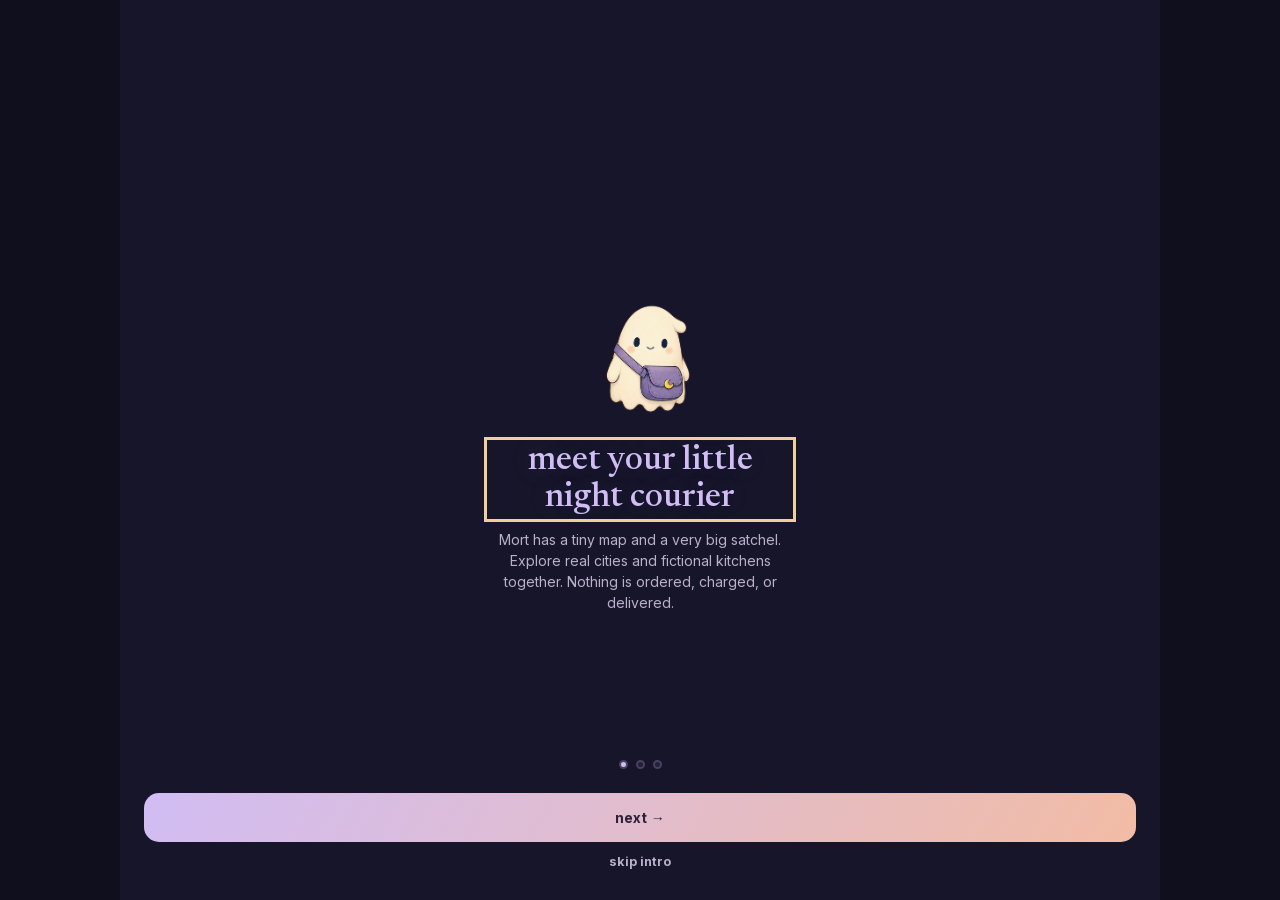
<file: index.html>
<!DOCTYPE html>
<html lang="en">
<head>
<meta charset="UTF-8" />
<meta name="viewport" content="width=device-width, initial-scale=1.0, viewport-fit=cover" />
<meta name="apple-mobile-web-app-capable" content="yes" />
<meta name="mobile-web-app-capable" content="yes" />
<meta name="apple-mobile-web-app-status-bar-style" content="black-translucent" />
<meta name="apple-mobile-web-app-title" content="Carted" />
<meta name="theme-color" content="#171529" />
<link rel="manifest" href="manifest.json" />
<link rel="apple-touch-icon" href="icon-192.png" />
<!-- ═══════════════════════ REVIEW GATE (SUNRISE-1, 2026-07-12) ═══════════════════════
  Every new line of copy, emoji, or furniture passes this gate before it ships:
  1. COPY (V1 test): a line survives only if it passes ≥2 of {fires at a THRESHOLD moment,
     does TRUTH-WORK the layout can't, is UNPASTEABLE (voice no clone can lift)}. A disclosed
     fact gets its threshold moments plus exactly ONE ambient home — never two.
  2. DENSITY, two laws: ORDER surfaces (feed/detail/cart/konbini) pass "would DoorDash at 2am show
     this?" — pastiche fidelity is charm (★ratings, receipts, fee line-items stay). ROOM
     surfaces pass damta density — the lamp does the talking; first post above the fold.
  2b. LABELS: cuisine/type labels under restaurant names render Capitalized (CSS transform,
     2026-07-13 founder rule); the app voice everywhere else stays lowercase.
  3. EMOJI: an emoji is either a taught system-noun (👻 🥡 🌅 🚩 🤍 🤝, one 🔥) or DATA
     (dish glyphs, one flag). Never trailing a sentence that already works. NEVER inside a
     Newsreader/serif line. 🌙 has 3 homes, total.
  4. TYPE: 8 sizes only (11/12.5/14/16/19.5/24/34/78, canvas exempt). Quiet furniture ≤500
     weight. One owner per screen: feed=cards, room=posts, reveal=the number, profile=kept-$.
  5. BUDGETS (rendered, 375px): feed ≤2,650 chars/≤60 emojis/≤90 tappables · room ≤1,500/
     ≤55/≤40 · profile ≤900/≤30/≤25. (room+feed re-based 2026-07-13: konbini banner, departures
     strip, hold verb + nightly table were founder-ordered; next panel may re-litigate.) preship-check.sh enforces what greps can.
  PROTECTED (verbatim, do not trim): the NOTICES pool · threshold lines ("the cup keeps.",
  "no points, nothing owed") · "he remembers: you always cart X" · pstat captions ("a missed
  night, forgiven") · composer placeholder burn clause · fic-note "…the order never will be" ·
  cart footer "the button looks real. nothing gets charged." · 988 line · report/terms path. -->
<title>Carted: Don't Order It</title>
<meta name="description" content="A playful fake-delivery game: build a late-night cart, send a ghost courier, and keep the money. Nothing is ordered, charged, or delivered." />
<style>
  /* self-hosted variable fonts (latin subsets) — no render-blocking @import, the serif survives
     offline, and canvas share-cards render Newsreader without the network. opsz axis applies
     automatically (font-optical-sizing default) so small sizes get the sturdier cuts. */
  @font-face { font-family: 'Newsreader'; font-style: normal; font-weight: 400 700; font-display: swap; src: url('fonts/newsreader-normal.woff2') format('woff2'); }
  @font-face { font-family: 'Newsreader'; font-style: italic; font-weight: 400 600; font-display: swap; src: url('fonts/newsreader-italic.woff2') format('woff2'); }
  @font-face { font-family: 'Inter'; font-style: normal; font-weight: 400 700; font-display: swap; src: url('fonts/inter-normal.woff2') format('woff2'); }
  /* ===== Neon Konbini — the design system (direction A, 2026-07-13). night-permanent, navy grounds
     (never #000), cyan signage + pink accents + filament yellow, film grain, serif for emotion /
     Inter 800 for signage. glow only on display type + interactive states; text-size color = 200-tints. ===== */
  :root {
    --bg: #0A0E1A; --screen: #0A0E1A; --card: #0F1526; --card-hi: #141B30; --line: #1C2440; --ink: #1C2440; --soft: #141B30;
    --border: #1C2440;
    --text: #DFE9FF; --muted: #7B87A8; --accent: #4DE3FF; --accent2: #2FC6E8; --hot: #FF4D9E; --go: #F2A9C4; --neon: #1C3E5E;
    --slate: #9BD2E8; --filament: #FF4D9E; --glow: rgba(77,227,255,0.16);
    --grad: linear-gradient(135deg, #FF4D9E, #FF7A4D);
    --cyan: #4DE3FF; --pink: #FF4D9E; --yell: #FFD24D;
    --cyan-txt: #9BD2E8; --pink-txt: #F2A9C4; --yell-txt: #EFD9A0; --head: #EAF4FF;
    /* TRAP: never write background:var(--ink);color:var(--screen) — both are dark navy now.
       light-foil surfaces (toast, .on chips) use #EAF4FF/#0A0E1A literals instead. */
    --disp: "Newsreader", Georgia, "Times New Roman", serif;
    --bodyf: "Inter", -apple-system, BlinkMacSystemFont, "Segoe UI", sans-serif;
  }
  :focus-visible { outline: 2px solid var(--accent); outline-offset: 2px; }
  /* strip the old sticker treatment app-wide: hairline warm seams, tonal depth, no hard offset shadows */
  .card, .tier-card, .feat-banner, .post, .cup-bar, .composer input, .signin-btn,
  .kclosed, .quests, .passport, .prompts, .drawer .dr-head, .hud .pill, .live-pill, .ebanner,
  .tk-line, .morts-pick, .buddy-nudge, .ghost-quip, .track-skip {
    box-shadow: none !important; border-color: var(--border) !important;
  }
  .card, .tier-card, .feat-banner, .post, .cup-bar, .composer input, .kclosed,
  .quests, .passport, .prompts, .hud .pill, .live-pill, .tk-line { border-width: 1px !important; }
  /* film grain — the analog fingerprint (CSS-only SVG fractal noise) */
  .screen::after { content:""; position:absolute; inset:0; z-index:1; pointer-events:none; opacity:.05; mix-blend-mode:overlay;
    background-image: url("data:image/svg+xml,%3Csvg xmlns='http://www.w3.org/2000/svg' width='120' height='120'%3E%3Cfilter id='n'%3E%3CfeTurbulence type='fractalNoise' baseFrequency='0.9' numOctaves='2'/%3E%3C/filter%3E%3Crect width='100%25' height='100%25' filter='url(%23n)'/%3E%3C/svg%3E"); }
  .body { position: relative; z-index: 2; }
  /* one cool store-light glow from the top of the frame */
  .screen::before { content:""; position:absolute; top:-60px; right:-40px; width:340px; height:300px; z-index:0; pointer-events:none;
    background: radial-gradient(circle at 70% 30%, var(--glow), transparent 62%); filter: blur(8px); }
  /* NIGHT SHIFT (10pm–6am): the app gets quieter as the night gets deeper. dusk paper,
     cream cards still pop, glare and saturation come down. the 2am user is ruminating,
     not celebrating — low-arousal by design. */
  /* Night is now the permanent and only theme — the warm-analog :root above IS night.
     body.night is always present; these rules just tune ambience, never the palette. */
  body.night .ebanner { filter: saturate(.85); }
  body.night .ebanner.night-line { background: transparent; border-style: dashed; color: var(--muted); box-shadow: none; }
  body.hud-off .hud { display: none; }
  * { box-sizing: border-box; -webkit-tap-highlight-color: transparent; }
  html, body {
    margin: 0; height: 100%;
    background: radial-gradient(rgba(77,227,255,.05) 1.5px, transparent 1.5px) 0 0/22px 22px, var(--bg);
    font-family: var(--bodyf);
    color: var(--text); display: flex; align-items: center; justify-content: center; overflow: hidden;
  }
  .phone { position: relative; width: 390px; height: 844px; background: var(--ink); border-radius: 52px; padding: 12px;
    box-shadow: 16px 16px 0 rgba(5,9,18,.16), 0 0 0 2px #0B1120; }
  .notch { position: absolute; top: 14px; left: 50%; transform: translateX(-50%); width: 124px; height: 30px; background: var(--ink); border-radius: 0 0 18px 18px; z-index: 50; }
  .screen { position: relative; width: 100%; height: 100%; border-radius: 42px; overflow: hidden; display: flex; flex-direction: column;
    background: var(--screen); }
  .statusbar { height: 50px; flex: 0 0 50px; display: flex; align-items: flex-end; justify-content: space-between; padding: 0 26px 6px; font-size: 14px; font-weight: 700; letter-spacing: .3px; z-index: 40; }
  .statusbar .dim { color: var(--muted); font-weight: 600; }
  .body { flex: 1; overflow-y: auto; overflow-x: hidden; position: relative; }
  .body::-webkit-scrollbar { display: none; }
  .view { display: none; padding: 4px 18px 92px; animation: fade .25s ease; position: relative; }
  .view > * { position: relative; z-index: 1; }
  .view.active { display: block; }
  @keyframes fade { from { opacity: 0; transform: translateY(6px); } to { opacity: 1; transform: none; } }

  .brand { padding: 6px 2px 12px; position: relative; }
  .brand h1 { margin: 0; font-size: 34px; font-weight: 800; letter-spacing: -.5px; font-family: var(--bodyf); color: var(--cyan); text-shadow: 0 0 18px rgba(77,227,255,.45), 0 0 42px rgba(77,227,255,.20); }
  .brand .sub { color: var(--muted); font-size: 12.5px; margin-top: 3px; font-weight: 700; }
  .brand h1 .wm-ed { color: var(--pink); text-shadow: 0 0 18px rgba(255,77,158,.45), 0 0 42px rgba(255,77,158,.20); }

  .presence { margin: 2px 0 14px; padding: 12px 14px; background: var(--card); border: 2px solid var(--ink); border-radius: 18px; box-shadow: 3px 3px 0 var(--ink); }
  .presence .live { display: flex; align-items: center; gap: 8px; font-size: 14px; font-weight: 800; }
  .dot { width: 9px; height: 9px; border-radius: 50%; background: var(--slate); box-shadow: 0 0 0 0 rgba(77,227,255,.6); animation: pulse 1.8s infinite; }
  @keyframes pulse { 0%{box-shadow:0 0 0 0 rgba(77,227,255,.5);} 70%{box-shadow:0 0 0 10px rgba(77,227,255,0);} 100%{box-shadow:0 0 0 0 rgba(77,227,255,0);} }
  .ghostline { margin-top: 8px; display: flex; gap: 8px; align-items: center; min-height: 24px; overflow: hidden; }
  .ghost-emo { display: inline-block; font-size: 19.5px; animation: bob 2.6s ease-in-out infinite; }
  @keyframes bob { 0%,100%{ transform: translateY(0);} 50%{ transform: translateY(-5px);} }
  .ghostline .msg { font-size: 12.5px; color: var(--muted); white-space: nowrap; transition: opacity .5s, transform .5s; font-weight: 700; }

  .city-bar { display: flex; gap: 8px; overflow-x: auto; padding: 2px 0 14px; }
  .city-bar::-webkit-scrollbar { display: none; }
  .show-all { display:block; width:100%; background:none; border:1px dashed rgba(223,233,255,.18); color:var(--muted); border-radius:12px; padding:10px; font-size:12.5px; margin-top:8px; cursor:pointer; }
  /* DEPARTURES strip — the city-line as a split-flap board tease (text-size ⇒ tints, no glow) */
  .dep-bar { display: flex; align-items: center; gap: 6px; width: 100%; min-width: 0; background: var(--card); border: 1px solid var(--border); border-radius: 10px; padding: 9px 12px; margin: 2px 0 2px; cursor: pointer; text-align: left; font-family: var(--bodyf); font-weight: 800; font-size: 12.5px; letter-spacing: 1.1px; color: var(--cyan-txt); white-space: nowrap; overflow: hidden; }
  .dep-bar .db-plane { color: var(--cyan-txt); letter-spacing: 0; }
  .dep-bar .db-city { color: var(--head); letter-spacing: .3px; overflow: hidden; text-overflow: ellipsis; }
  .dep-bar .db-change { margin-left: auto; flex: 0 0 auto; color: var(--pink-txt); font-size: 11px; letter-spacing: 1.1px; text-transform: uppercase; }

  .tally { display: flex; gap: 10px; margin-bottom: 14px; }
  .tally .box { flex: 1; background: var(--card); border: 2px solid var(--ink); border-radius: 14px; padding: 10px 12px; box-shadow: 2px 2px 0 var(--ink); }
  .tally .box .k { font-size: 11px; color: var(--muted); font-weight: 700; }
  .tally .box .v { font-size: 16px; font-weight: 800; margin-top: 2px; }
  .tally .v.green { color: var(--go); }

  .seg { display: flex; gap: 6px; background: var(--card); border: 2px solid var(--ink); border-radius: 14px; padding: 4px; margin-bottom: 16px; box-shadow: 2px 2px 0 var(--ink); }
  .seg button { flex: 1; background: none; border: none; color: var(--muted); font-weight: 800; font-size: 12.5px; padding: 9px; border-radius: 9px; cursor: pointer; }
  .seg button.on { background: var(--accent2); color: var(--ink); }

  .section-label { font-size: 12.5px; color: var(--cyan-txt); font-weight: 800; margin: 4px 2px 10px; text-transform: uppercase; letter-spacing: 1.1px; }

  .card { position: relative; display: flex; gap: 13px; padding: 11px; margin-bottom: 14px; background: var(--card); border: 2.5px solid var(--ink); border-radius: 20px; cursor: pointer; transition: transform .12s ease, background .15s, box-shadow .12s; box-shadow: 5px 5px 0 var(--ink); }
  .card:active { transform: translate(2px,3px); box-shadow: 1px 2px 0 var(--ink); background: var(--card-hi); }
  .thumb { width: 128px; height: 128px; flex: 0 0 128px; align-self: center; border-radius: 15px; display: flex; align-items: center; justify-content: center; font-size: 34px; background: var(--card-hi); border: 2.5px solid var(--ink); overflow: hidden; box-shadow: 2px 2px 0 var(--ink); }
  .thumb .ph-img { width: 100%; height: 100%; object-fit: cover; display: block; }
  .hero .ph-img { width: 100%; height: 100%; object-fit: cover; border-radius: 22px; display: block; }
  .meta { flex: 1; min-width: 0; display: flex; flex-direction: column; overflow: hidden; }
  .meta .name { font-size: 19.5px; font-weight: 500; font-family: var(--disp); line-height: 1.1; color: var(--text); }
  .meta .name .en { color: var(--muted); font-weight: 500; font-size: 12.5px; text-transform: capitalize; font-family: var(--bodyf); }
  .meta .shop { font-size: 12.5px; color: var(--muted); margin-top: 3px; font-weight: 600; text-transform: capitalize; }
  .meta .cprow { margin-top: 7px; overflow: hidden; }
  .meta .cpchip { display: inline-flex; align-items: center; gap: 4px; background: var(--hot); color: #14060F; font-family: var(--disp); font-weight: 700; font-size: 11px; padding: 3px 9px; border: 2px solid var(--ink); border-radius: 10px; box-shadow: 1.5px 1.5px 0 var(--ink); white-space: nowrap; }
  .meta .row { display: flex; align-items: center; flex-wrap: wrap; gap: 3px 7px; margin-top: 7px; font-size: 12.5px; color: var(--muted); font-weight: 600; }
  .meta .row .rate { color: #9BD2E8; font-weight: 800; }
  .meta .price { margin-top: auto; padding-top: 7px; font-size: 16px; font-weight: 700; font-family: var(--disp); color: var(--pink-txt); white-space: nowrap; }
  .meta .price .p-eta { color: var(--muted); font-family: var(--bodyf); font-weight: 500; font-size: 12.5px; }
  .fav.on { color: var(--hot); }

  .loading { text-align: center; padding: 50px 20px; color: var(--text); font-weight: 700; }
  .spinner { width: 34px; height: 34px; border: 3px solid var(--soft); border-top-color: var(--accent); border-radius: 50%; margin: 0 auto 16px; animation: spin 1s linear infinite; }
  @keyframes spin { to { transform: rotate(360deg); } }
  .osm-credit { text-align: center; color: var(--muted); font-size: 11px; padding: 14px 0 4px; }

  .back { background: none; border: none; color: var(--cyan-txt); font-size: 14px; font-weight: 800; padding: 6px 0; cursor: pointer; }
  .hero { height: 244px; border-radius: 20px; margin: 6px 0 12px; position: relative; display: flex; align-items: center; justify-content: center; font-size: 78px; background: var(--card-hi); border: 2.5px solid var(--ink); box-shadow: 5px 5px 0 var(--ink); overflow: hidden; }
  .hero::after { content: ""; position: absolute; inset: 0; z-index: 1; background: linear-gradient(to top, rgba(5,9,18,.8) 0%, rgba(5,9,18,.12) 34%, rgba(5,9,18,0) 56%); pointer-events: none; }
  .hero .city-tag { position: absolute; top: 12px; left: 12px; z-index: 2; background: var(--card); border: 2px solid var(--ink); border-radius: 14px; padding: 5px 11px; font-size: 12.5px; font-weight: 800; }
  .hero .d-fav { position: absolute; top: 11px; right: 11px; z-index: 2; width: 40px; height: 40px; border-radius: 50%; border: 2px solid var(--ink); background: var(--card); color: #A9B4CE; font-size: 19.5px; line-height: 1; cursor: pointer; display: flex; align-items: center; justify-content: center; box-shadow: 2px 2px 0 var(--ink); }
  .hero .d-fav.on { color: var(--hot); background: var(--card-hi); }
  .hero .hero-name { position: absolute; left: 15px; right: 15px; bottom: 13px; z-index: 2; color: #fff; }
  .hero .hero-name .hn-title { font-family: var(--disp); font-weight: 700; font-size: 24px; line-height: 1.04; text-shadow: 0 2px 9px rgba(0,0,0,.5); }
  .hero .hero-name .hn-sub { font-size: 12.5px; font-weight: 700; margin-top: 3px; opacity: .96; text-transform: capitalize; text-shadow: 0 1px 7px rgba(0,0,0,.55); }
  .d-stats { display: flex; gap: 16px; margin: 4px 2px 10px; font-size: 12.5px; color: var(--muted); }
  .d-stats b { color: var(--text); }
  .d-desc { font-size: 12.5px; color: var(--muted); font-style: italic; line-height: 1.4; margin: 0 2px 10px; }
  .reviews { margin-top: 6px; }
  .review { background: var(--card); border: 2px solid var(--ink); border-radius: 14px; padding: 12px 14px; margin-bottom: 10px; }
  .review .top { display: flex; justify-content: space-between; font-size: 12.5px; color: var(--muted); margin-bottom: 6px; }
  .review .stars { color: #9BD2E8; }
  .review .text { font-size: 14px; line-height: 1.45; }

  .cta { position: sticky; bottom: 0; width: 100%; cursor: pointer; background: var(--grad); color: #0A0E1A; font-size: 16px; font-weight: 700; font-family: var(--bodyf); letter-spacing: .1px; padding: 15px; border-radius: 15px; margin-top: 8px; border: none; box-shadow: 0 1px 0 rgba(255,255,255,.28) inset, 0 10px 26px -12px rgba(255,77,158,.45); transition: transform .12s ease, filter .12s ease; }
  .cta:active { transform: translateY(1px) scale(.995); filter: brightness(1.06); }
  .cta.secondary { background: transparent; color: var(--text); border: 1px solid var(--border); box-shadow: none; font-weight: 600; }
  .cta.secondary:active { transform: translateY(1px); background: var(--card-hi); }
  .cta.gold { background: linear-gradient(135deg, #4DE3FF, #FF4D9E); color: #0A0E1A; box-shadow: 0 1px 0 rgba(255,255,255,.25) inset, 0 12px 30px -12px rgba(255,77,158,.4); }
  .cta.gold:active { transform: translateY(1px) scale(.995); filter: brightness(1.06); }

  .cart-item { display: flex; align-items: center; gap: 12px; padding: 12px 0; border-bottom: 2px dashed #3A4666; }
  .cart-item .ci-thumb { width: 54px; height: 54px; flex: 0 0 54px; border-radius: 11px; border: 2px solid var(--ink); overflow: hidden; display: flex; align-items: center; justify-content: center; background: var(--card-hi); font-size: 34px; box-shadow: 2px 2px 0 var(--ink); }
  .cart-item .ci-thumb .ph-img { width: 100%; height: 100%; object-fit: cover; display: block; }
  .cart-item .nm { flex: 1; font-size: 14px; font-weight: 600; }
  .cart-item .pr { font-weight: 700; font-size: 14px; }
  .cart-item .rm { background: none; border: none; color: var(--muted); font-size: 19.5px; cursor: pointer; padding: 4px 8px; }
  .summary { margin: 18px 0 8px; }
  .summary .line { display: flex; justify-content: space-between; padding: 6px 0; font-size: 14px; color: var(--muted); }
  .summary .line.total { color: var(--text); font-weight: 800; font-size: 19.5px; border-top: 2px solid var(--ink); margin-top: 6px; padding-top: 12px; }
  .fee-callout { text-align: center; color: #F2A9C4; font-size: 12.5px; font-weight: 700; margin: 4px 0 2px; }
  .empty { text-align: center; color: var(--muted); padding: 60px 20px; }
  .empty .big { font-size: 34px; margin-bottom: 12px; }

  .track-wrap { text-align: center; padding-top: 10px; }
  /* ----- map: ghost-courier route (curved SVG path + gliding Mort) ----- */
  .map { height: 210px; border-radius: 18px; margin: 6px 0 18px; position: relative; overflow: hidden;
    background: radial-gradient(120% 80% at 18% 86%, rgba(77,227,255,.10) 0 16%, transparent 60%), radial-gradient(120% 80% at 84% 16%, rgba(255,77,158,.10) 0 14%, transparent 58%), repeating-linear-gradient(0deg, #0C1220 0 24px, #101830 24px 26px), repeating-linear-gradient(90deg, rgba(30,40,70,.55) 0 24px, rgba(14,20,38,.55) 24px 26px), #0B101E; border: 1px solid var(--border); box-shadow: inset 0 0 60px rgba(0,0,0,.5); }
  .map.arrive { animation: mapflash .5s ease; }
  @keyframes mapflash { 0%{ box-shadow: inset 0 0 60px rgba(0,0,0,.5); } 30%{ box-shadow: inset 0 0 60px rgba(0,0,0,.5), 0 0 0 3px rgba(77,227,255,.4); } 100%{ box-shadow: inset 0 0 60px rgba(0,0,0,.5); } }
  .map .block { position: absolute; border: 1px solid rgba(77,227,255,.10); border-radius: 5px; }
  .map .b1 { width: 38px; height: 30px; left: 22%; top: 18%; }
  .map .b2 { width: 30px; height: 40px; left: 60%; top: 56%; }
  .map .b3 { width: 26px; height: 24px; left: 40%; top: 70%; }
  .route { position: absolute; inset: 0; width: 100%; height: 100%; pointer-events: none; }
  .route .casing { fill: none; stroke: #060912; stroke-width: 11; stroke-linecap: round; }
  .route .bed { fill: none; stroke: rgba(223,233,255,.13); stroke-width: 7; stroke-linecap: round; }
  .route .ants { fill: none; stroke: rgba(223,233,255,.22); stroke-width: 3; stroke-linecap: round; stroke-dasharray: 2 11; animation: ants 1.1s linear infinite; }
  @keyframes ants { to { stroke-dashoffset: -26; } }
  .route .done { fill: none; stroke: var(--accent); stroke-width: 7; stroke-linecap: round; stroke-dasharray: var(--len) var(--len); stroke-dashoffset: var(--len); transition: stroke-dashoffset .8s ease; filter: drop-shadow(0 0 6px var(--glow)); }
  .pin { position: absolute; font-size: 24px; transform: translate(-50%,-78%); z-index: 3; filter: drop-shadow(2px 2px 0 rgba(5,9,18,.28)); }
  .pin .halo { position: absolute; left: 50%; top: 64%; width: 30px; height: 13px; border-radius: 50%; transform: translate(-50%,-50%); z-index: -1; }
  .pin.shop { left: 14%; top: 80%; } .pin.shop .halo { background: rgba(77,227,255,.5); animation: halo 2.2s ease-in-out infinite; }
  .pin.home { left: 86%; top: 18%; } .pin.home .halo { background: rgba(255,77,158,.5); animation: halo 2.2s ease-in-out .6s infinite; }
  @keyframes halo { 0%,100%{ transform: translate(-50%,-50%) scale(.7); opacity: .4; } 50%{ transform: translate(-50%,-50%) scale(1.25); opacity: .85; } }
  .rider { position: absolute; left: 14%; top: 80%; font-size: 34px; z-index: 4; transform: translate(-50%,-58%); transition: left .8s ease, top .8s ease, opacity .55s ease; will-change: left, top; filter: drop-shadow(2px 2px 0 rgba(5,9,18,.35)); }
  .rider .mort { display: inline-block; position: relative; animation: bob 1.4s ease-in-out infinite; }
  .rider .mort .rider-hat { position: absolute; top: -0.55em; left: 50%; transform: translateX(-50%) rotate(-8deg); font-size: .62em; }
  .rider .veh { position: absolute; left: 62%; bottom: -2px; font-size: 24px; animation: bob 1.4s ease-in-out .2s infinite; }
  @keyframes bob { 0%,100%{ transform: translateY(0) rotate(-3deg); } 50%{ transform: translateY(-4px) rotate(3deg); } }
  .rider .puff { position: absolute; right: 84%; top: 56%; font-size: 14px; opacity: .55; animation: puff 1.1s ease-out infinite; }
  @keyframes puff { 0%{ opacity: .5; transform: translateX(0) scale(.7); } 100%{ opacity: 0; transform: translateX(-16px) scale(1.1); } }
  .eta-chip { position: absolute; left: 14%; top: 80%; transform: translate(-50%,-150%); z-index: 5; background: var(--accent); color: #0A0E1A; font-family: var(--bodyf); font-weight: 700; font-size: 12.5px; padding: 4px 9px; border-radius: 11px; box-shadow: 0 6px 18px -8px var(--glow); white-space: nowrap; transition: left .8s ease, top .8s ease; }
  .eta-chip::after { content: ""; position: absolute; left: 50%; bottom: -5px; transform: translateX(-50%); border: 5px solid transparent; border-top-color: var(--accent); }
  .eta { font-size: 34px; font-weight: 800; letter-spacing: -1px; font-family: var(--disp); }
  .eta .u { font-size: 16px; color: var(--muted); font-weight: 600; }
  .stage { color: var(--muted); font-size: 14px; margin-top: 6px; min-height: 22px; }
  .track-presence { margin-top: 16px; font-size: 12.5px; color: var(--muted); }
  .reveal { animation: fade .4s ease; text-align: center; padding: 4px 6px 8px; }
  .reveal .moon { font-size: 34px; }
  .reveal .punch { font-size: 19.5px; font-weight: 700; margin: 12px 0 6px; line-height: 1.4; font-family: var(--disp); }
  /* the $-saved is the hero of the whole app — the TikTok money number. a single amber
     filament numeral glowing in the dark, set in the display serif. no sticker, no green. */
  .reveal .saved { font-family: var(--disp); font-size: 78px; font-weight: 500; line-height: .94; color: var(--filament); margin: 12px 0 4px; letter-spacing: -2px;
    text-shadow: 0 0 34px rgba(255,77,158,.28), 0 0 10px rgba(255,77,158,.32); }
  .reveal .saved .cur { font-size: 34px; vertical-align: 24px; color: var(--pink); letter-spacing: 0; margin-right: 1px; }
  .reveal .saved .lbl { display: block; font-family: var(--bodyf); font-size: 12.5px; font-weight: 600; letter-spacing: 2.5px; text-transform: uppercase; color: var(--muted); margin-top: 10px; text-shadow: none; }
  .reveal .ghost-quip { font-family: var(--disp); font-style: italic; font-size: 14px; color: var(--muted); line-height: 1.5; max-width: 300px; margin: 4px auto 0; }
  .reveal .sub { color: var(--muted); font-size: 14px; line-height: 1.5; max-width: 300px; margin-left: auto; margin-right: auto; }
  .track-skip { margin-top: 14px; background: transparent; border: none; color: var(--muted); font-family: var(--disp); font-weight: 600; font-size: 12.5px; cursor: pointer; text-decoration: underline; }
  /* feed identity band — first-night-only premise line (lifecycle-gated) */
  /* ----- globe: international flight route ----- */
  .globe-box { height: 234px; margin: 6px 0 14px; position: relative; overflow: hidden; }
  .globe-box .land polygon { fill: #22304E; stroke: #35476B; stroke-width: .5; stroke-linejoin: round; }
  .globe-box svg { display: block; width: 100%; height: 100%; overflow: visible; }
  .globe-box .grat polyline { fill: none; stroke: rgba(77,227,255,.16); stroke-width: 1; }
  .globe-box .arc-bed { fill: none; stroke: rgba(223,233,255,.18); stroke-width: 2; stroke-dasharray: 1.5 5; stroke-linecap: round; }
  .globe-box .arc { fill: none; stroke: var(--accent); stroke-width: 3.2; stroke-linecap: round; filter: drop-shadow(0 0 6px var(--glow)); }
  .globe-box .gpin-dot { stroke: #060912; stroke-width: 2.5; }
  .globe-box .gpin-o { fill: var(--cyan); } .globe-box .gpin-d { fill: var(--hot); }
  .globe-box .gplane { transition: transform 2.4s linear; }
  .globe-box .gplane .gplane-body { fill: var(--accent2); stroke: var(--ink); stroke-width: 2.2; stroke-linejoin: round; stroke-linecap: round; filter: drop-shadow(1.5px 1.5px 0 var(--ink)); }
  .globe-box .gplane .gplane-halo { fill: rgba(77,227,255,.55); stroke: none; animation: gplaneHalo 1.3s ease-in-out infinite; }
  @keyframes gplaneHalo { 0%,100%{ transform: scale(.85); opacity: .35; } 50%{ transform: scale(1.15); opacity: .8; } }
  .globe-box .glabel { position: absolute; left: 50%; bottom: 8px; transform: translateX(-50%); display: inline-block; max-width: 92%; white-space: nowrap; padding: 4px 12px; border-radius: 999px; background: var(--card-hi); border: 1px solid var(--border); box-shadow: 0 6px 16px -8px rgba(0,0,0,.6); text-align: center; font-family: var(--disp); font-weight: 500; font-size: 12.5px; line-height: 1.25; letter-spacing: .2px; color: var(--text); }
  @media (prefers-reduced-motion: reduce) {
    .map.arrive, .route .ants, .pin .halo, .rider .mort, .rider .puff { animation: none !important; }
    .route .done, .rider, .eta-chip { transition: none !important; }
    .rider .puff { display: none; }
  }

  .brand .live2 { display: flex; align-items: center; gap: 8px; font-size: 12.5px; color: var(--muted); margin-top: 5px; }
  .composer { display: flex; gap: 8px; margin-bottom: 16px; }
  .composer input { flex: 1; background: var(--card); border: 2px solid var(--ink); border-radius: 14px; padding: 13px 14px; color: var(--text); font-size: 16px; outline: none; font-family: var(--bodyf); font-weight: 600; }
  .composer input:focus { border-color: var(--accent); box-shadow: 0 0 0 3px var(--glow); }
  .composer input::placeholder { color: var(--muted); }
  .composer button { border: none; background: var(--grad); color: #0A0E1A; font-weight: 700; font-size: 14px; padding: 0 20px; border-radius: 14px; cursor: pointer; }
  .p-quote { font-size: 11px; color: var(--muted); font-style: italic; font-family: var(--disp); border-left: 2px solid var(--border); padding-left: 7px; margin-bottom: 3px; }
  .post .ptext { cursor: pointer; }
  /* ===== COMMUNITY TABLE ===== */
  .hbtn { background:none; border:none; font-size:12.5px; cursor:pointer; padding:0 3px; opacity:.85; }
  .mort-ln { font-family:var(--disp); font-style:italic; font-size:12.5px; color:var(--cyan-txt); margin:0 2px 8px; min-height:17px; }
  #view-room.inroom .brand, #view-room.inroom #room-podium, #view-room.inroom #room-ash { display: none; }
  .qc-row { display:flex; flex-wrap:wrap; gap:6px; margin-top:8px; }
  .qc { background:var(--card-hi); border:1px solid rgba(77,227,255,.28); color:var(--text); font-family:var(--bodyf); font-size:11.5px; font-weight:700; border-radius:999px; padding:5px 10px; cursor:pointer; }
  .qc:active { transform:scale(.96); }
  .rroom { width:100%; display:flex; align-items:center; gap:11px; background:var(--card); border:1px solid var(--border); border-radius:14px; padding:12px 13px; margin-bottom:9px; cursor:pointer; text-align:left; color:var(--text); }
  .rroom.main { border-color:rgba(77,227,255,.35); }
  .rroom.priv { border-style:dashed; border-color:rgba(255,77,158,.35); }
  .rroom .ic { font-size:22px; flex:0 0 auto; }
  .rroom .mid { flex:1; min-width:0; display:flex; flex-direction:column; }
  .rroom .nm { font-weight:700; font-size:14px; }
  .rroom .st { font-size:11px; color:var(--muted); margin-top:1px; overflow:hidden; text-overflow:ellipsis; white-space:nowrap; }
  .rroom .go { color:var(--muted); font-size:19.5px; }
  .ch-head { display:flex; align-items:center; gap:8px; margin:0 0 6px; }
  .ch-head .back { padding:6px 0; flex:0 0 auto; }
  .ch-head b { flex:1; min-width:0; font-size:14px; overflow:hidden; text-overflow:ellipsis; white-space:nowrap; }
  .ch-head .ch-meta { flex:0 0 auto; font-size:11px; color:var(--muted); display:flex; align-items:center; gap:6px; }
  .ch-pin { display:block; width:100%; text-align:left; background:#141B30; border:1px solid rgba(255,210,77,.3); border-radius:10px; padding:8px 11px; font-size:12.5px; color:var(--yell-txt); font-family:var(--disp); font-style:italic; margin-bottom:10px; cursor:pointer; }
  .ch-pin b { color:var(--text); font-weight:600; }
  #chat-msgs { display:flex; flex-direction:column; gap:8px; margin-bottom:12px; min-height:120px; }
  .cmsg { max-width:86%; align-self:flex-start; background:var(--card); border:1px solid var(--line); border-radius:13px 13px 13px 4px; padding:7px 11px; }
  .cmsg.me { align-self:flex-end; border-radius:13px 13px 4px 13px; background:#182142; border-color:rgba(77,227,255,.25); }
  .cmsg.gh { border-style:dashed; }
  .cmsg .cwho { font-size:9.5px; font-weight:800; color:var(--cyan-txt); margin-bottom:1px; }
  .cmsg .cwho.g { color:var(--pink-txt); }
  .cmsg.me .cwho { color:var(--cyan); }
  .cmsg .ctx { font-size:13px; color:var(--text); line-height:1.4; }
  .cmsg .reacts { margin-top:7px; gap:5px; }
  .cmsg .reacts .chip { border-width:1px; padding:5px 7px; font-size:11px; min-width:48px; }
  .mort-note { background:linear-gradient(135deg,rgba(255,210,77,.08),rgba(77,227,255,.05)); border:1px dashed rgba(255,210,77,.32); border-radius:13px; padding:10px 12px; margin-bottom:10px; }
  .mort-note .label { color:var(--yell-txt); font-size:10px; font-weight:800; letter-spacing:.6px; text-transform:uppercase; }
  .mort-note .text { color:var(--text); font-family:var(--disp); font-style:italic; font-size:13px; line-height:1.45; margin-top:3px; }
  .table-done { color:var(--cyan-txt); border:1px solid rgba(77,227,255,.22); background:rgba(77,227,255,.05); border-radius:11px; padding:9px 11px; margin-bottom:12px; font-size:12px; text-align:center; }
  .ch-empty { text-align:center; color:var(--muted); font-size:12.5px; font-family:var(--disp); font-style:italic; padding:26px 12px; }
  .ash-line { display:block; width:100%; text-align:left; background:transparent; border:none; cursor:pointer; font-family:var(--disp); font-style:italic; font-size:12.5px; line-height:1.5; color:var(--muted); padding:2px 2px 10px; }
  .composer.lamp input { border-color:var(--pink); box-shadow:0 0 12px rgba(255,77,158,.26); }
  .composer.lamp input:focus { border-color:var(--pink); box-shadow:0 0 0 3px rgba(255,77,158,.2), 0 0 14px rgba(255,77,158,.28); }
  .reacts .chip.r-hold.on { box-shadow: 0 0 10px rgba(255,77,158,.32), 2px 2px 0 var(--ink); }
  .post { background: var(--card); border: 1px solid var(--border); border-radius: 16px; padding: 13px 14px; margin-bottom: 12px; animation: fade .3s ease; }
  .post.mine { border-color: rgba(77,227,255,.45); background: var(--card-hi); }
  .post .phead { display: flex; align-items: center; gap: 9px; margin-bottom: 8px; }
  .post .pic { font-size: 24px; }
  .post .pmeta { font-size: 11px; color: var(--muted); }
  .post .pmeta b { color: var(--text); font-weight: 700; }
  .post .mine-tag { color: var(--cyan-txt); font-weight: 700; }
  .post.ghostp { background: linear-gradient(0deg, rgba(77,227,255,.06), rgba(77,227,255,.06)), var(--card); border-style: dashed; }
  .doorway { position:absolute; inset:0; z-index:125; background:#070B14; display:flex; flex-direction:column; align-items:center; justify-content:center; gap:12px; padding:30px; text-align:center; animation: fade .5s ease; }
  .doorway.out { opacity:0; transition:opacity .6s ease; }
  .doorway .dw-line { font-family:var(--disp); font-style:italic; font-size:24px; color:var(--cyan); }
  .doorway .dw-sub { font-size:14px; color:var(--muted); max-width:300px; line-height:1.5; }
  .cbr-shelf .sh-cup { font-size:16px; opacity:.22; filter:grayscale(.6); }
  .cbr-shelf .sh-cup.taken { opacity:1; filter:none; }
  .cbr-shelf .sh-cup.tonight { opacity:.75; filter:none; }
  .cbr-shelf .sh-cup.tonight.taken { opacity:1; }
  .notice { font-size:11px; color:var(--muted); font-style:italic; margin-top:6px; }
  .nod-btn { background:none; border:1px solid rgba(223,233,255,.16); color:var(--text); border-radius:999px; font-size:12.5px; padding:4px 13px; margin-top:8px; }
  .nod-btn.done { color:var(--muted); border-style:dashed; }
  .nod-n { font-size:11px; color:var(--slate); margin-left:8px; }
  .pchip.usual { border-color:rgba(77,227,255,.55); box-shadow:0 0 10px rgba(77,227,255,.25); }
  body.winter { --glow: rgba(90,160,255,.14); }
  body.winter .screen::before { filter: blur(8px) saturate(1.15); }
  .post.letter { border-style: solid; border-color: rgba(255,77,158,.26); background: linear-gradient(0deg, rgba(255,77,158,.05), rgba(255,77,158,.05)), var(--card); }
  .post.letter .ptext { font-family: var(--disp); font-style: italic; font-size: 14px; line-height: 1.55; }
  .l-ack { margin-top: 8px; font-size: 12.5px; color: var(--muted); font-style: italic; }
  .post .gtag { color: var(--slate); font-weight: 700; }
  .ghost-note { font-size: 11px; color: var(--muted); font-weight: 700; margin-top: 5px; line-height: 1.35; }
  .kclosed { background: var(--card); border: 2px dashed var(--ink); border-radius: 16px; padding: 15px 16px; text-align: center; font-weight: 800; font-size: 14px; margin-top: 4px; box-shadow: 3px 3px 0 var(--ink); }
  .kclosed .kc-sub { font-size: 11px; color: var(--muted); font-weight: 700; margin-top: 6px; }
  .tk-line { background: var(--card); border: 2px solid var(--ink); border-radius: 14px; padding: 10px 12px; font-size: 12.5px; font-weight: 700; color: var(--muted); margin-bottom: 10px; box-shadow: 2px 2px 0 var(--ink); }
  .tk-line b { color: var(--text); }
  .fic-note { font-size: 11px; color: var(--muted); font-weight: 700; margin-top: 14px; text-align: center; }
  /* the 2am room runs dimmer + warmer than the daylight feed — low-arousal by design */
  /* the room runs a touch dimmer + warmer than the daylight feed (low-arousal by design) —
     tint the page background (.screen) so it adapts to the permanent night palette, and keep the room's
     content on the SAME 18px inset as every other view (no bleed, no misalignment). */
  body.in-room .screen, body.night.in-room .screen { background: #070B14; }
  #view-room .post { animation-duration: .6s; }
  .reacts .chip .rlbl { font-size: 11px; font-weight: 800; color: var(--muted); margin: 0 4px 0 4px; }
  .reacts .chip.on .rlbl { color: inherit; }
  /* the noodle cup — entry bar + the break overlay (our version of damta's cigarette) */
  .cup-bar { width: 100%; display: flex; align-items: center; gap: 13px; background: linear-gradient(120deg, rgba(255,77,158,.12), rgba(77,227,255,.05)), var(--card-hi); border: 1px solid rgba(255,77,158,.5); border-radius: 18px; padding: 18px 15px; margin: 2px 0 14px; cursor: pointer; text-align: left; color: var(--text); box-shadow: 0 0 22px rgba(255,77,158,.16); }
  .cup-bar:active { transform: translate(2px,2px); box-shadow: 1px 1px 0 var(--ink); }
  .cup-bar .cbr-ic { font-size: 34px; }
  .cup-bar .cbr-txt { flex: 1; display: flex; flex-direction: column; min-width: 0; }
  .cup-bar .cbr-txt b { font-family: var(--disp); font-weight: 600; font-size: 19.5px; line-height: 1.2; color: var(--pink); text-shadow: 0 0 14px rgba(255,77,158,.3); }
  .cup-bar .cbr-sub { font-size: 12.5px; color: var(--muted); font-weight: 500; margin-top: 2px; }
  .cup-bar .cbr-go { font-size: 24px; font-weight: 800; }
  .booth-empty { text-align: center; color: var(--muted); font-size: 12.5px; padding: 26px 12px; font-family: var(--disp); font-style: italic; }
  .room-rules-line { font-size: 11px; color: var(--muted); font-weight: 700; margin: -8px 0 14px; text-align: center; }
  .room-rules-line a { color: inherit; text-decoration: underline; }
  .cup-ov { position: absolute; inset: 0; z-index: 120; background: #0A0E1A; background-image: radial-gradient(90% 62% at 50% 42%, #16203A 0%, #0D1426 54%, #060912 100%); display: flex; align-items: center; justify-content: center; animation: fade .3s ease; }
  .cup-emo, .cup-scene .cup-emo { filter: drop-shadow(0 14px 30px rgba(0,0,0,.5)) drop-shadow(0 0 34px rgba(77,227,255,.12)); }
  .cup-scene { text-align: center; color: var(--text); width: 100%; padding: 24px; position: relative; }
  .cup-x { position: absolute; top: -6px; right: 12px; background: none; border: none; color: var(--muted); font-size: 19.5px; font-weight: 600; cursor: pointer; padding: 8px; }
  .cup-others { font-size: 12.5px; font-weight: 600; color: var(--slate); margin-bottom: 8px; }
  .cup-snd { background: none; border: 1px solid rgba(223,233,255,.14); color: var(--muted); border-radius: 999px; font-size: 11px; padding: 4px 12px; margin-bottom: 30px; }
  .cup-stage { position: relative; display: inline-block; cursor: pointer; user-select: none; -webkit-user-select: none; touch-action: none; }
  .cup-emo { font-size: 78px; line-height: 1.1; filter: drop-shadow(0 12px 26px rgba(0,0,0,.5)); }
  .cup-steam { position: absolute; left: 50%; top: -30px; transform: translateX(-50%); display: flex; gap: 9px; pointer-events: none; }
  .cup-steam span { font-size: 19.5px; color: var(--cyan); opacity: .55; animation: steam 2.6s ease-in-out infinite; }
  .cup-steam span:nth-child(2) { animation-delay: .9s; }
  .cup-steam span:nth-child(3) { animation-delay: 1.7s; }
  .cup-steam.blown span { animation-duration: .7s; opacity: .25; }
  @keyframes steam { 0% { transform: translateY(10px) scaleX(1); opacity: 0; } 30% { opacity: .85; } 100% { transform: translateY(-16px) scaleX(1.4); opacity: 0; } }
  .cup-flavor { margin-top:8px; font-size:11px; font-weight:800; letter-spacing:.08em; text-transform:uppercase; color:var(--pink-txt); }
  .cup-clock { font-family: var(--disp); font-size: 34px; font-weight: 500; margin-top: 12px; letter-spacing: 1px; color: var(--cyan); text-shadow: 0 0 26px rgba(77,227,255,.22); }
  .cup-hint { font-size: 12.5px; color: var(--muted); font-weight: 400; margin-top: 6px; font-style: italic; font-family: var(--disp); }
  .cup-ghostline { margin-top: 24px; font-size: 14px; font-weight: 700; color: #D6E4F5; opacity: .9; min-height: 20px; }
  @media (prefers-reduced-motion: reduce) { .cup-steam span { animation: none; } }
  /* ===== mort's capsule machine + the collection ===== */
  :root { --cap-c: #7B87A8; --cap-u: #4DE3FF; --cap-r: #FF4D9E; --cap-s: #FFD24D; }
  .coll-head { display: flex; justify-content: space-between; align-items: baseline; font-size: 12.5px; color: var(--muted); margin: 8px 2px; font-weight: 700; }
  .coll-head b { color: var(--text); font-variant-numeric: tabular-nums; }
  .gm-open { width: 100%; display: flex; align-items: center; justify-content: center; gap: 8px; background: var(--card-hi); border: 1px solid var(--border); border-radius: 12px; color: var(--text); font-weight: 800; font-size: 14px; padding: 11px; cursor: pointer; margin: 0 0 10px; font-family: var(--bodyf); }
  .wd-fit.tier-u { border-color: rgba(77,227,255,.45) !important; }
  .wd-fit.tier-r { border-color: rgba(255,77,158,.5) !important; }
  .wd-fit.tier-s { border-color: rgba(255,210,77,.55) !important; }
  .wd-fit.lock { border-style: dashed; }
  .gacha-scene .gm-mort { margin-bottom: 4px; }
  .gm-machine { width: 168px; margin: 0 auto; user-select: none; -webkit-user-select: none; filter: drop-shadow(0 14px 28px rgba(0,0,0,.45)); }
  .gm-sign { font-family: var(--bodyf); font-weight: 800; font-size: 12px; letter-spacing: 4px; color: var(--pink-txt); text-shadow: 0 0 12px rgba(255,77,158,.55); background: var(--card); border: 1.5px solid rgba(255,77,158,.5); border-bottom: none; border-radius: 12px 12px 0 0; padding: 5px 0 4px; }
  .gm-dome { height: 96px; border-radius: 0; background: radial-gradient(130% 110% at 30% 16%, rgba(223,233,255,.18), rgba(223,233,255,.04) 55%, rgba(223,233,255,.02)); border: 1.5px solid rgba(77,227,255,.35); border-bottom: none; position: relative; overflow: hidden; box-shadow: inset 0 -14px 22px rgba(0,0,0,.35), inset 0 6px 14px rgba(223,233,255,.07); }
  .gm-cap { position: absolute; width: 30px; height: 30px; border-radius: 50%; bottom: 6px; border: 1px solid rgba(0,0,0,.4); }
  .gm-cap::after { content: ""; position: absolute; left: 0; right: 0; bottom: 0; height: 50%; background: rgba(255,255,255,.78); border-radius: 0 0 15px 15px; }
  .gm-cap.c1 { left: 8px; background: var(--cap-u); }
  .gm-cap.c2 { left: 40px; bottom: 12px; background: var(--cap-r); }
  .gm-cap.c3 { left: 72px; background: var(--cap-s); }
  .gm-cap.c4 { left: 104px; bottom: 14px; background: var(--cap-c); }
  .gm-cap.c5 { left: 132px; background: var(--cap-r); width: 26px; height: 26px; }
  .gm-cap.c6 { left: 26px; bottom: 34px; background: var(--cap-c); width: 24px; height: 24px; transform: rotate(24deg); }
  .gm-body { background: linear-gradient(160deg, rgba(255,77,158,.16), rgba(77,227,255,.05)), var(--card); border: 1.5px solid rgba(255,77,158,.5); border-radius: 0 0 18px 18px; padding: 12px 11px; display: flex; align-items: center; justify-content: space-between; gap: 8px; box-shadow: 0 0 18px rgba(255,77,158,.14); }
  .gm-crank { width: 46px; height: 46px; border-radius: 50%; border: 2.5px solid var(--pink); background: radial-gradient(circle at 38% 32%, rgba(255,77,158,.3), rgba(255,77,158,.08)); cursor: pointer; position: relative; flex: 0 0 auto; }
  .gm-crank::before { content: ""; position: absolute; left: 50%; top: 50%; width: 5px; height: 30px; transform: translate(-50%,-50%); background: var(--pink); border-radius: 3px; box-shadow: 0 0 8px rgba(255,77,158,.5); }
  .gm-crank::after { content: ""; position: absolute; left: 50%; top: 50%; width: 12px; height: 12px; transform: translate(-50%,-50%); background: var(--card); border: 2.5px solid var(--pink); border-radius: 50%; }
  .gm-price { flex: 1; display: flex; flex-direction: column; align-items: center; line-height: 1.2; font-weight: 800; font-size: 13px; color: var(--pink-txt); }
  .gm-price span { font-size: 9.5px; letter-spacing: .12em; text-transform: uppercase; color: var(--muted); font-weight: 700; }
  .gm-help { background: none; border: 1px solid rgba(223,233,255,.25); color: var(--muted); width: 18px; height: 18px; border-radius: 50%; font-size: 11px; font-weight: 800; line-height: 1; cursor: pointer; vertical-align: 1px; margin-left: 3px; padding: 0; }
  .gm-steps { display: flex; flex-direction: column; gap: 10px; text-align: left; margin: 10px 0 4px; }
  .gm-step { display: flex; align-items: center; gap: 11px; background: var(--card); border: 1px solid var(--line); border-radius: 12px; padding: 9px 12px; }
  .gm-step .gs-ic { font-size: 22px; flex: 0 0 auto; }
  .gm-step b { display: block; font-size: 13px; }
  .gm-step span { display: block; font-size: 11.5px; color: var(--muted); margin-top: 1px; }
  .gm-steps-fine { font-size: 10.5px; color: var(--muted); margin-top: 10px; text-align: center; }
  .gm-machine.cranking .gm-crank { animation: gm-crank 1.5s ease-in-out; }
  @keyframes gm-crank { to { transform: rotate(720deg); } }
  .gm-machine.cranking .gm-cap { animation: gm-rattle .55s ease-in-out 3; }
  @keyframes gm-rattle { 50% { transform: translateY(-7px) rotate(18deg); } }
  .gm-slot { width: 58px; height: 44px; border-radius: 10px; background: rgba(0,0,0,.35); border: 1px solid var(--border); display: flex; align-items: center; justify-content: center; position: relative; }
  .gm-ball { width: 34px; height: 34px; border-radius: 50%; position: relative; border: 1px solid rgba(0,0,0,.4); }
  .gm-ball::after { content: ""; position: absolute; left: 0; right: 0; bottom: 0; height: 50%; background: rgba(255,255,255,.85); border-radius: 0 0 17px 17px; }
  .gm-ball.t-c { background: var(--cap-c); } .gm-ball.t-u { background: var(--cap-u); } .gm-ball.t-r { background: var(--cap-r); } .gm-ball.t-s { background: var(--cap-s); }
  .gm-ball.drop { animation: gm-drop .9s cubic-bezier(.3,1.6,.5,1); }
  @keyframes gm-drop { from { transform: translateY(-72px); } }
  .gm-ball.wobble { animation: gm-wob 2.3s ease-in-out; }
  @keyframes gm-wob { 0%,100% { transform: rotate(0); } 20% { transform: rotate(-14deg); } 40% { transform: rotate(11deg); } 60% { transform: rotate(-7deg); } 80% { transform: rotate(4deg); } }
  .gm-ball.crack { animation: gm-crack .55s ease-in forwards; }
  @keyframes gm-crack { 55% { transform: scale(1.28); } 100% { transform: scale(0); opacity: 0; } }
  .gm-tokens { margin-top: 14px; font-weight: 800; font-size: 16px; color: var(--text); font-variant-numeric: tabular-nums; }
  .gm-odds { margin-top: 10px; font-size: 12.5px; color: var(--muted); font-weight: 700; line-height: 1.8; }
  .gm-odds b { color: var(--text); font-variant-numeric: tabular-nums; }
  .gm-dot { display: inline-block; width: 9px; height: 9px; border-radius: 50%; margin-right: 4px; }
  .gm-dot.t-c { background: var(--cap-c); } .gm-dot.t-u { background: var(--cap-u); } .gm-dot.t-r { background: var(--cap-r); } .gm-dot.t-s { background: var(--cap-s); }
  .gm-pity { margin-top: 4px; font-size: 11px; color: var(--muted); font-weight: 700; }
  .gm-fine { margin-top: 16px; font-size: 11px; color: var(--muted); font-style: italic; font-family: var(--disp); line-height: 1.6; }
  .gm-tag { font-size: 11px; font-weight: 700; color: var(--cyan-txt); margin: -2px 0 10px; letter-spacing: .02em; }
  .gm-machine.nocoin .gm-crank { opacity: .4; }
  .gm-slot:empty::after { content: "drops\ahere"; white-space: pre; font-size: 8.5px; line-height: 1.3; color: var(--muted); letter-spacing: .06em; text-transform: uppercase; text-align: center; font-weight: 700; }
  .gr-ring { width: 92px; height: 92px; border-radius: 50%; margin: 10px auto; display: flex; align-items: center; justify-content: center; border: 3px solid var(--cap-c); }
  .gr-ring.t-u { border-color: var(--cap-u); box-shadow: 0 0 24px rgba(77,227,255,.22); }
  .gr-ring.t-r { border-color: var(--cap-r); box-shadow: 0 0 24px rgba(255,77,158,.26); }
  .gr-ring.t-s { border-color: var(--cap-s); box-shadow: 0 0 30px rgba(255,210,77,.32); }
  .gr-hat { font-size: 34px; line-height: 1; }
  .gr-name { font-family: var(--disp); font-size: 19.5px; color: var(--text); }
  .gr-tier { font-size: 11px; font-weight: 800; letter-spacing: 2px; text-transform: uppercase; margin-top: 3px; }
  .gr-tier.t-c { color: var(--cap-c); } .gr-tier.t-u { color: #9BD2E8; } .gr-tier.t-r { color: #F2A9C4; } .gr-tier.t-s { color: #EFD9A0; }
  .gr-line { font-size: 12.5px; color: var(--muted); margin-top: 8px; font-style: italic; font-family: var(--disp); }
  .gm-pack { width: 100%; max-width: 240px; margin: 12px auto 0; display: block; border: 1px solid rgba(255,77,158,.45); background: var(--card-hi); color: var(--pink-txt); font-family: var(--bodyf); font-weight: 800; font-size: 14px; padding: 11px; border-radius: 12px; cursor: pointer; }
  .gm-pack:disabled { opacity: .4; cursor: default; }
  .gm-pack-sub { font-size: 11px; color: var(--muted); margin-top: 5px; }
  .pk-pack { width: 132px; height: 176px; margin: 26px auto 10px; border-radius: 14px; border: 2px solid transparent; background: linear-gradient(var(--card-hi),var(--card-hi)) padding-box, linear-gradient(135deg,#4DE3FF,#FF4D9E) border-box; display: flex; flex-direction: column; align-items: center; justify-content: center; gap: 8px; animation: pkWob 1.4s ease-in-out infinite; }
  @keyframes pkWob { 0%,100%{ transform: rotate(-2deg);} 50%{ transform: rotate(2deg);} }
  .pk-pack.rip { animation: pkRip .8s ease-in forwards; }
  @keyframes pkRip { 40%{ transform: scale(1.15) rotate(3deg); } 100%{ transform: scale(0) rotate(-12deg); opacity: 0; } }
  .pk-p-top { font-family: var(--bodyf); font-weight: 800; font-size: 12.5px; letter-spacing: 2px; color: var(--cyan-txt); }
  .pk-p-mort { font-size: 34px; }
  .pk-p-sub { font-size: 11px; font-weight: 800; letter-spacing: 1.5px; color: var(--pink-txt); }
  .pk-cards { display: flex; flex-direction: column; gap: 9px; margin-top: 14px; width: 100%; max-width: 250px; margin-left: auto; margin-right: auto; }
  .pk-card { display: flex; align-items: center; gap: 11px; background: var(--card); border: 2px solid var(--cap-c); border-radius: 13px; padding: 10px 13px; cursor: pointer; animation: pkIn .45s ease both; animation-delay: var(--d,0ms); text-align: left; }
  .pk-card.t-u { border-color: var(--cap-u); } .pk-card.t-r { border-color: var(--cap-r); box-shadow: 0 0 16px rgba(255,77,158,.22); } .pk-card.t-s { border-color: var(--cap-s); box-shadow: 0 0 20px rgba(255,210,77,.28); }
  @keyframes pkIn { from { opacity: 0; transform: translateY(14px) scale(.88); } 70% { transform: translateY(-3px) scale(1.04); } to { opacity: 1; transform: none; } }
  .pk-hat { font-size: 24px; }
  .pk-n { flex: 1; font-family: var(--disp); font-size: 14px; color: var(--text); }
  .pk-card .pk-t { margin-top: 0; }
  @media (prefers-reduced-motion: reduce) { .pk-pack, .pk-pack.rip, .pk-card { animation: none; } }
  .gm-confetti { position: absolute; inset: 0; pointer-events: none; overflow: hidden; }
  .gm-confetti span { position: absolute; top: -20px; font-size: 12.5px; color: var(--cap-s); animation: fall 1.7s ease-in forwards; }
  .gm-confetti.t-u span { color: var(--cyan); } .gm-confetti.t-r span { color: var(--pink); } .gm-confetti.t-s span { color: var(--yell); }
  .gm-flash { position: absolute; inset: 0; pointer-events: none; animation: gmFlash .75s ease-out forwards; }
  .gm-flash.t-c, .gm-flash.t-u { background: radial-gradient(circle at 50% 36%, rgba(77,227,255,.35), transparent 60%); }
  .gm-flash.t-r { background: radial-gradient(circle at 50% 36%, rgba(255,77,158,.45), transparent 62%); }
  .gm-flash.t-s { background: radial-gradient(circle at 50% 36%, rgba(255,210,77,.5), transparent 65%); }
  @keyframes gmFlash { from { opacity: 1; } to { opacity: 0; } }
  .gr-banner { font-family: var(--disp); font-weight: 800; font-size: 14px; letter-spacing: 3px; text-transform: uppercase; margin-top: 6px; animation: grStamp .45s cubic-bezier(.2,1.7,.4,1) both; }
  .gr-banner.t-r { color: var(--pink-txt); text-shadow: 0 0 14px rgba(255,77,158,.5); }
  .gr-banner.t-s { color: var(--yell-txt); text-shadow: 0 0 16px rgba(255,210,77,.55); letter-spacing: 2px; }
  @keyframes grStamp { from { opacity: 0; transform: scale(2.2); } 70% { transform: scale(.94); } to { opacity: 1; transform: scale(1); } }
  .gr-mort { margin-top: 4px; animation: grHop 1.1s ease-in-out infinite; }
  .gr-mort.spin { animation: grSpin 1.5s ease-in-out infinite; }
  @keyframes grHop { 0%,100% { transform: translateY(0); } 50% { transform: translateY(-9px) rotate(-6deg); } }
  @keyframes grSpin { 0%,100% { transform: translateY(0) rotate(0); } 25% { transform: translateY(-10px) rotate(-14deg); } 75% { transform: translateY(-10px) rotate(14deg); } }
  .gr-ring.boom { animation: grBoom .55s cubic-bezier(.2,1.7,.4,1) both; }
  @keyframes grBoom { from { transform: scale(.25); opacity: 0; } 70% { transform: scale(1.12); } to { transform: scale(1); opacity: 1; } }
  @media (prefers-reduced-motion: reduce) { .gm-machine.cranking .gm-crank, .gm-machine.cranking .gm-cap, .gm-ball.drop, .gm-ball.wobble, .gm-ball.crack { animation: none; } .gm-confetti, .gm-flash { display: none; } .gr-banner, .gr-mort, .gr-ring.boom { animation: none; } }
  .post .ptext { font-size: 14px; line-height: 1.45; margin-bottom: 11px; }
  .reacts { display: flex; gap: 8px; }
  .chip { flex: 1; background: var(--screen); border: 2px solid var(--ink); border-radius: 11px; padding: 8px 4px; font-size: 12.5px; color: var(--text); cursor: pointer; display: flex; align-items: center; justify-content: center; gap: 5px; transition: transform .1s, background .15s, color .15s; box-shadow: 2px 2px 0 var(--ink); font-weight: 700; }
  .chip:active { transform: translate(2px,2px); box-shadow: 0 0 0 var(--ink); }
  .chip.on { background: var(--accent2); color: var(--ink); font-weight: 800; }
  .chip .cnt { font-variant-numeric: tabular-nums; }
  .outcome-card { margin:18px 0 14px; padding:14px; border:1px solid rgba(255,210,77,.35); border-radius:15px; background:linear-gradient(135deg,rgba(255,210,77,.08),rgba(255,77,158,.05)); text-align:center; }
  .outcome-card .oq { font-family:var(--disp); font-size:16px; color:var(--text); margin-bottom:10px; }
  .outcome-options { display:grid; grid-template-columns:repeat(3,1fr); gap:7px; }
  .outcome-options button { border:1px solid var(--border); border-radius:11px; background:var(--card-hi); color:var(--text); padding:10px 5px; font:700 11px var(--bodyf); cursor:pointer; }
  .outcome-options button:active { transform:scale(.97); border-color:var(--accent); }

  .nav { position: absolute; bottom: 0; left: 0; right: 0; height: 50px; background: var(--screen); border-top: 1px solid var(--border); display: flex; align-items: center; justify-content: center; gap: 68px; padding-bottom: 2px; z-index: 30; }
  .nav button { background: none; border: none; color: #8A96B5; font-size: 11px; font-weight: 600; font-family: var(--bodyf); cursor: pointer; display: flex; flex-direction: column; align-items: center; gap: 1px; position: relative; transition: transform .15s; }
  .nav button.on { color: var(--cyan-txt); transform: translateY(-2px); }
  .nav button .gi { font-size: 16px; transition: transform .15s; }
  .nav button.on .gi { transform: scale(1.2) rotate(-6deg); filter: drop-shadow(0 0 8px rgba(77,227,255,.5)); }
  .badge { position: absolute; top: -4px; right: -8px; background: var(--hot); color: #14060F; font-size: 11px; font-weight: 800; min-width: 17px; height: 17px; border-radius: 9px; display: flex; align-items: center; justify-content: center; padding: 0 4px; border: 1.5px solid var(--ink); }

  .toast { position: absolute; left: 50%; bottom: 96px; transform: translateX(-50%) translateY(20px); background: #EAF4FF; color: #0A0E1A; font-weight: 700; font-size: 14px; padding: 11px 18px; border-radius: 30px; opacity: 0; pointer-events: none; transition: opacity .25s, transform .25s; z-index: 60; box-shadow: 0 10px 30px -12px rgba(0,0,0,.7); max-width: 80%; text-align: center; }
  .toast.show { opacity: 1; transform: translateX(-50%) translateY(0); }
  @keyframes fall { to { transform: translateY(900px) rotate(360deg); opacity: 0; } }

  .fav-link { position: absolute; top: 4px; right: 46px; width: 38px; height: 38px; border-radius: 50%; border: 2px solid var(--ink); background: var(--card); font-size: 19.5px; cursor: pointer; box-shadow: 2px 2px 0 var(--ink); transition: transform .12s; }
  .fav-link:active { transform: scale(.88); }
  .order-real { display: block; width: 100%; text-align: center; background: none; border: none; color: var(--muted); font-size: 12.5px; text-decoration: underline; margin-top: 14px; cursor: pointer; }
  .modal-bg { position: absolute; inset: 0; background: rgba(4,7,14,.74); -webkit-backdrop-filter: blur(3px); backdrop-filter: blur(3px); display: flex; align-items: center; justify-content: center; z-index: 70; padding: 24px; }
  .modal { background: var(--card-hi); border: 1px solid var(--border); border-radius: 20px; padding: 22px; width: 100%; max-width: 322px; text-align: center; animation: fade .2s ease; box-shadow: 0 24px 60px -20px rgba(0,0,0,.7); }
  .modal .m-emoji { font-size: 34px; }
  .modal .m-title { font-family: var(--disp); font-size: 19.5px; font-weight: 500; margin: 8px 0; color: var(--text); }
  .modal .m-body { font-size: 14px; color: var(--muted); line-height: 1.5; margin-bottom: 16px; }
  .modal .cta { margin-top: 8px; }
  .profile-card { background: var(--card); border: 2.5px solid var(--ink); border-radius: 18px; padding: 18px; margin-bottom: 14px; text-align: center; box-shadow: 4px 4px 0 var(--ink); }
  .profile-card .pa { font-size: 34px; }
  .profile-card .ph { font-size: 19.5px; font-weight: 800; margin-top: 6px; }
  .profile-card .pe { color: var(--muted); font-size: 12.5px; margin-top: 2px; }
  @media (display-mode: standalone) { .statusbar, .notch { display: none !important; } }
  .kept-owner { font-family: var(--disp); font-weight: 500; font-size: 34px; color: var(--filament); text-align: center; margin: 6px 0 14px; text-shadow: 0 0 28px rgba(255,77,158,.30); }
  .wardrobe .wd-empty { color: var(--muted); font-size: 12.5px; align-self: center; }
  .kept-owner .ko-k { display: block; font-family: var(--bodyf); font-size: 11px; letter-spacing: .14em; text-transform: uppercase; color: var(--muted); text-shadow: none; margin-top: 2px; }
  .pstats { display: flex; gap: 10px; margin-bottom: 10px; }
  .pstat { flex: 1; background: var(--card); border: 2px solid var(--ink); border-radius: 14px; padding: 14px 10px; text-align: center; box-shadow: 2px 2px 0 var(--ink); }
  .pstat .v { font-size: 19.5px; font-weight: 800; }
  .pstat .v.green { color: var(--go); } .pstat .v.streak { color: #F2A9C4; }
  .pstat .k { font-size: 11px; color: var(--muted); margin-top: 3px; font-weight: 700; }
  .signin-btn { width: 100%; padding: 14px; border-radius: 14px; border: 2px solid var(--ink); background: var(--card); color: var(--text); font-weight: 800; font-size: 14px; cursor: pointer; margin: 10px 0 0; box-shadow: 2px 2px 0 var(--ink); }
  .signin-btn.dark { background: #EAF4FF; color: #0A0E1A; }
  .tier-card { background: var(--card-hi); border: 2.5px solid var(--ink); border-radius: 16px; padding: 14px; margin-bottom: 14px; box-shadow: 4px 4px 0 var(--ink); }
  .tier-row { display: flex; align-items: center; gap: 12px; margin-bottom: 10px; }
  .tier-ic { font-size: 34px; }
  .tier-name { font-size: 16px; font-weight: 800; font-family: var(--disp); }
  .tier-sub { font-size: 12.5px; color: var(--muted); margin-top: 1px; }
  .milestone { margin-top: 10px; display: inline-block; background: var(--accent2); color: var(--ink); font-weight: 800; font-size: 12.5px; padding: 8px 14px; border-radius: 16px; border: 2px solid var(--ink); box-shadow: 2px 2px 0 var(--ink); animation: fade .4s ease; }
  /* ----- gacha courier reveal card ----- */
  .courier-card .cc-new { display: inline-block; background: var(--rc); color: #fff; font-family: var(--disp); font-weight: 700; font-size: 12.5px; letter-spacing: .3px; padding: 4px 12px; border-radius: 12px; border: 2px solid var(--ink); box-shadow: 2px 2px 0 var(--ink); margin-bottom: 6px; }
  .courier-card .cc-dup { background: var(--card-hi); color: var(--muted); box-shadow: none; }
  .courier-card .cc-veh { font-size: 78px; line-height: 1.05; width: 96px; height: 96px; margin: 4px auto 2px; display: flex; align-items: center; justify-content: center; border-radius: 50%; background: color-mix(in srgb, var(--rc) 16%, #fff); border: 3px solid var(--rc); box-shadow: inset 0 0 0 3px #fff; }
  .courier-card .cc-name { font-family: var(--disp); font-weight: 700; font-size: 19.5px; margin-top: 6px; }
  .courier-card .cc-quip { font-size: 12.5px; color: var(--muted); font-style: italic; margin-top: 1px; line-height: 1.25; }
  .courier-card .cc-rarity { display: inline-block; margin-top: 8px; font-weight: 800; font-size: 11px; text-transform: uppercase; letter-spacing: .6px; color: var(--rc); }
  .courier-card.is-new .cc-veh { animation: pop .55s ease both, gwiggle .5s ease .55s 2; }
  .courier-card.rare, .courier-card.legendary { box-shadow: 4px 4px 0 var(--ink), 0 0 22px 2px color-mix(in srgb, var(--rc) 55%, transparent); }
  .courier-card.legendary { animation: pop .5s ease both, ccGlow 1.4s ease-in-out .5s infinite; }
  @keyframes ccGlow { 0%,100%{ box-shadow: 4px 4px 0 var(--ink), 0 0 18px 1px color-mix(in srgb, var(--rc) 45%, transparent); } 50%{ box-shadow: 4px 4px 0 var(--ink), 0 0 30px 5px color-mix(in srgb, var(--rc) 75%, transparent); } }
  /* ----- game layer: xp bar, combo, surprise, achievements, food backdrop ----- */
  .xp-bar { display: flex; align-items: center; gap: 10px; margin-bottom: 14px; }
  .xp-lvl { font-size: 12.5px; font-weight: 800; color: #9BD2E8; white-space: nowrap; }
  .xp-track { flex: 1; height: 10px; background: var(--card-hi); border: 2px solid var(--ink); border-radius: 6px; overflow: hidden; }
  .xp-fill { height: 100%; background: var(--grad); transition: width .5s ease; }
  .xp-xp { font-size: 11px; color: var(--muted); font-variant-numeric: tabular-nums; white-space: nowrap; }
  .feed-head { display: flex; align-items: center; justify-content: space-between; gap: 8px; margin: 4px 2px 10px; }
  .surprise { background: var(--card); border: 2px solid var(--ink); color: var(--cyan-txt); font-weight: 800; font-size: 12.5px; padding: 7px 12px; border-radius: 16px; cursor: pointer; transition: transform .1s; box-shadow: 2px 2px 0 var(--ink); white-space: nowrap; flex: 0 0 auto; }
  .surprise:active { transform: translate(2px,2px); box-shadow: 0 0 0 var(--ink); }
  .combo { margin-top: 10px; display: inline-block; background: var(--accent2); color: var(--ink); font-weight: 800; font-size: 14px; padding: 8px 16px; border-radius: 16px; border: 2px solid var(--ink); box-shadow: 2px 2px 0 var(--ink); animation: pop .45s ease; }
  @keyframes pop { 0%{transform:scale(.5);opacity:0;} 60%{transform:scale(1.15);} 100%{transform:scale(1);opacity:1;} }
  .lvl-card { background: var(--card); border: 2px solid var(--ink); border-radius: 16px; padding: 14px; margin-bottom: 14px; box-shadow: 2px 2px 0 var(--ink); }
  .lvl-top { display: flex; justify-content: space-between; font-weight: 800; font-size: 14px; margin-bottom: 10px; }
  .achv-grid { display: grid; grid-template-columns: repeat(4, 1fr); gap: 8px; margin-bottom: 14px; }
  .achv { background: var(--card); border: 2px solid #3A4666; border-radius: 16px; padding: 10px 4px; text-align: center; filter: grayscale(1); opacity: .55; }
  .achv.on { opacity: 1; filter: none; border-color: var(--ink); background: var(--card-hi); box-shadow: 2px 2px 0 var(--ink); }
  .achv-ic { font-size: 24px; }
  .achv-name { font-size: 11px; font-weight: 700; margin-top: 4px; }
  .achv-tip { font-size: 11px; color: var(--muted); margin-top: 2px; line-height: 1.2; }
  .achv.drv .drv-veh { font-size: 24px; width: 40px; height: 40px; margin: 0 auto 2px; display: flex; align-items: center; justify-content: center; border-radius: 50%; background: var(--card); border: 2px solid #3A4666; }
  .achv.drv.on .drv-veh { font-size: 34px; background: color-mix(in srgb, var(--rc) 16%, #fff); border: 2.5px solid var(--rc); box-shadow: inset 0 0 0 2px #fff; }
  @keyframes drift { 0%{ transform: translateY(0) rotate(0deg); } 100%{ transform: translateY(-220px) rotate(45deg); } }

  /* ----- game HUD ----- */
  .hud { flex: 0 0 auto; display: flex; gap: 7px; padding: 4px 14px 10px; z-index: 36; }
  .hud .pill { display: flex; align-items: center; gap: 5px; background: var(--card); border: 2px solid var(--ink); border-radius: 13px; padding: 7px 10px; font-weight: 600; font-size: 12.5px; font-family: var(--disp); color: var(--text); cursor: pointer; box-shadow: 2px 2px 0 var(--ink); flex: 0 0 auto; transition: transform .08s, box-shadow .08s; }
  .hud .pill:active { transform: translate(2px,2px); box-shadow: 0 0 0 var(--ink); }
  .hud .pill.flame.on { background: var(--accent2); }
  .hud .pill.pack { border-color: var(--pink); color: var(--pink-txt); box-shadow: 0 0 12px rgba(255,77,158,.35), 2px 2px 0 var(--ink); }
  .hud .pill .hint { font-size: 11px; color: var(--muted); font-family: var(--bodyf); font-weight: 700; }
  .hud .pill.lvl { flex: 1 1 auto; min-width: 0; }
  .minibar { flex: 1; height: 8px; background: var(--soft); border-radius: 5px; overflow: hidden; min-width: 24px; border: 1.5px solid var(--ink); }
  .minibar i { display: block; height: 100%; background: var(--grad); transition: width .4s; }
  /* ----- nightly missions ----- */
  .quests { background: var(--card); border: 2.5px solid var(--ink); border-radius: 18px; padding: 14px; margin-bottom: 14px; box-shadow: 4px 4px 0 var(--ink); }
  .qhead { display: flex; justify-content: space-between; align-items: center; font-family: var(--disp); font-weight: 600; font-size: 14px; margin-bottom: 6px; }
  .qhead .qday { font-size: 11px; color: var(--muted); font-family: var(--bodyf); font-weight: 700; }
  .quest .qic { font-size: 24px; width: 30px; text-align: center; }
  .quest .qmid { flex: 1; min-width: 0; }
  .quest .qname { font-size: 12.5px; font-weight: 800; }
  .quest .qbar { height: 9px; background: var(--soft); border: 1.5px solid var(--ink); border-radius: 5px; margin-top: 5px; overflow: hidden; }
  .quest .qfill { height: 100%; background: var(--go); transition: width .4s; }
  .qbtn { border: 2px solid transparent; border-radius: 12px; font-family: var(--disp); font-weight: 600; font-size: 12.5px; padding: 8px 12px; cursor: pointer; background: var(--screen); color: var(--muted); white-space: nowrap; }
  .qbtn.ready { background: var(--accent2); color: var(--ink); border-color: var(--ink); box-shadow: 2px 2px 0 var(--ink); animation: pulse2 1.6s infinite; }
  .qbtn.done2 { color: var(--go); background: var(--card-hi); }
  @keyframes pulse2 { 0%,100%{ transform: scale(1);} 50%{ transform: scale(1.06);} }
  .chestrow { margin-top: 10px; }
  .chestbtn { width: 100%; border: 2.5px solid var(--ink); border-radius: 14px; padding: 12px; font-family: var(--disp); font-weight: 600; font-size: 14px; cursor: pointer; background: var(--neon); color: #fff; box-shadow: 0 4px 0 var(--ink); animation: pulse2 1.5s infinite; }
  /* ----- level-up overlay ----- */
  @keyframes spinSlow { to { transform: rotate(360deg); } }
  /* ----- craving roulette ----- */
  .reel.stop { background: var(--accent2); transform: scale(1.07); transition: all .15s; }
  /* ----- juice: xp floaters + fly-to-cart + ghost reveal + fee boss ----- */
  @keyframes floatUp { from { opacity: 1; transform: translateY(0) scale(1); } to { opacity: 0; transform: translateY(-48px) scale(1.15) rotate(-5deg); } }
  .flyer { position: absolute; z-index: 80; font-size: 34px; transition: all .65s cubic-bezier(.5,-0.2,.6,1); pointer-events: none; }
  .reveal .ghostrise { font-size: 78px; display: inline-block; animation: rise 1.5s ease both; }
  @keyframes rise { 0%{ transform: translateY(28px) scale(.55); opacity: 0; } 60%{ opacity: 1; } 100%{ transform: translateY(0) scale(1); opacity: 1; } }
  .boss { display: flex; align-items: center; gap: 10px; background: var(--card-hi); border: 2.5px solid var(--ink); border-radius: 16px; padding: 10px 12px; font-weight: 800; font-size: 12.5px; margin: 6px 0 10px; box-shadow: 3px 3px 0 var(--ink); }
  .boss .bossic { font-size: 24px; }

  /* ----- 50-city picker modal ----- */
  .city-search { width: 100%; box-sizing: border-box; background: var(--screen); border: 2px solid var(--ink); border-radius: 12px; padding: 10px 12px; font-family: var(--bodyf); font-weight: 700; font-size: 16px; color: var(--text); outline: none; margin-bottom: 10px; }
  .city-modal-list { max-height: 46vh; overflow-y: auto; text-align: left; }
  .city-modal-list::-webkit-scrollbar { display: none; }
  /* ===== DEPARTURES board — the city modal as a night-flight split-flap board ===== */
  .board-hd { font-family: var(--bodyf); font-weight: 800; font-size: 19.5px; letter-spacing: 2.5px; color: var(--cyan); text-shadow: 0 0 16px rgba(77,227,255,.45); margin: 4px 0 0; text-align: left; }
  .board-sub { font-size: 11px; color: var(--muted); letter-spacing: .4px; margin: 3px 0 10px; text-align: left; }
  .flap-gap { display: flex; align-items: center; gap: 8px; font-family: var(--bodyf); font-size: 11px; font-weight: 800; letter-spacing: 1.5px; text-transform: uppercase; color: var(--muted); margin: 12px 2px 2px; }
  .flap-gap::after { content: ""; flex: 1; height: 1px; background: var(--border); }
  .board-row { display: flex; align-items: baseline; gap: 8px; width: 100%; background: var(--card); border: none; border-bottom: 1px solid var(--border); border-radius: 0; padding: 9px 4px; cursor: pointer; text-align: left; font-family: var(--bodyf); font-size: 14px; font-weight: 800; letter-spacing: .6px; color: var(--head); transform-origin: top center; animation: flapIn .32s ease both; animation-delay: var(--d,0ms); }
  .board-row .br-flag { flex: 0 0 auto; }
  .board-row .br-name { flex: 0 1 auto; min-width: 0; white-space: nowrap; overflow: hidden; text-overflow: ellipsis; }
  .board-row .br-dots { flex: 1; min-width: 14px; border-bottom: 2px dotted #26324F; transform: translateY(-3px); }
  .board-row .br-st { flex: 0 0 auto; font-size: 11px; letter-spacing: 1.2px; text-transform: uppercase; color: var(--cyan-txt); }
  .board-row .br-st.pink { color: var(--pink-txt); }
  .board-row.here, .board-row:active { background: var(--card-hi); }
  .board-row.here .br-st { color: var(--cyan-txt); }
  @keyframes flapIn { from { opacity: 0; transform: translateY(-6px) rotateX(65deg); } to { opacity: 1; transform: none; } }
  @media (prefers-reduced-motion: reduce) { .board-row { animation: none; } }
  /* ----- detail: editorial blurb ----- */
  .d-desc { color: var(--muted); font-size: 12.5px; line-height: 1.45; margin-top: 6px; font-style: italic; }
  /* ----- cart: deliver-to line ----- */
  .deliver-to { text-align: center; color: var(--muted); font-size: 12.5px; font-weight: 700; margin: 2px 0 10px; }
  .dt-change { color: var(--cyan-txt); text-decoration: underline; cursor: pointer; }
  /* ----- tracking: ghost driver texts ----- */
  .dchat { margin: 14px auto 0; max-width: 300px; text-align: left; }
  .dmsg { background: var(--card); border: 2px solid var(--ink); border-radius: 14px; border-bottom-left-radius: 4px; padding: 9px 12px; font-size: 12.5px; margin-bottom: 8px; box-shadow: 2px 2px 0 var(--ink); animation: fade .3s ease; }
  .dmsg b { color: var(--cyan-txt); }
  /* ----- room: podium + confess chips + streak badges ----- */
  .prow.mine { background: var(--card-hi); border: 2px dashed var(--accent); border-radius: 10px; padding: 5px 8px; }
  .prow.mine .pn { color: var(--cyan-txt); }
  .prompts { display: flex; align-items: center; gap: 7px; margin: 0 0 5px; padding-bottom: 5px; overflow-x: auto; }
  .prompts::-webkit-scrollbar { display: none; }
  .pchip { background: var(--card); border: 2px solid var(--ink); border-radius: 12px; font-size: 19.5px; padding: 6px 10px; cursor: pointer; box-shadow: 2px 2px 0 var(--ink); transition: transform .1s; flex: 0 0 auto; }
  .pchip:active { transform: translate(2px,2px); box-shadow: 0 0 0 var(--ink); }
  .sbadge { background: var(--accent2); border: 1.5px solid var(--ink); border-radius: 8px; padding: 0 5px; font-weight: 800; color: var(--ink); font-size: 11px; }

  /* ----- event banners (golden hours / seasons) ----- */
  .ebanner { border: 2.5px solid var(--ink); border-radius: 14px; padding: 9px 12px; margin: 0 0 10px; font-size: 12.5px; font-weight: 700; box-shadow: 3px 3px 0 var(--ink); }
  .ebanner b { font-weight: 900; }
  .ebanner.season { background: var(--card-hi); }
  .ebanner.golden { background: var(--neon); color: #fff; }
  /* ----- feed toy hub ----- */
  .hub { display: flex; gap: 8px; margin-bottom: 16px; }
  .hub-tile { flex: 1; background: var(--card); border: 2.5px solid var(--ink); border-radius: 16px; padding: 12px 6px; font-family: var(--disp); font-weight: 600; font-size: 11px; color: var(--text); cursor: pointer; display: flex; flex-direction: column; align-items: center; gap: 5px; box-shadow: 3px 3px 0 var(--ink); transition: transform .1s, box-shadow .1s; }
  .hub-tile:active { transform: translate(2px,2px); box-shadow: 1px 1px 0 var(--ink); }
  .hub-tile .ht-ic { font-size: 24px; }
  /* ----- KONBINI v2: the 24h corner store (Neon Konbini, scoped) -----
     glow only on display-size type (>=19.5px); text-size color uses desaturated tints;
     the sign flicker is the app's ONE flicker moment and respects reduced-motion. */
  #view-konbini, .kb-banner, #kb-overlay { --kb-ground:#0A0E1A; --kb-panel:#0F1526; --kb-hi:#141B30; --kb-line:#1C2742; --kb-cyan:#4DE3FF; --kb-pink:#FF4D9E; --kb-cyan-t:#9BD2E8; --kb-pink-t:#F2A9C4; --kb-yellow-t:#EFD9A0; --kb-mut:#7B87A8; --kb-head:#EAF4FF; --kb-body:#DFE9FF; }
  .kb-sign { text-align: center; margin: 6px 0 14px; padding: 18px 12px 14px; background: var(--kb-ground); border: 1px solid var(--kb-line); border-radius: 18px; }
  .kb-neon { font-family: var(--bodyf); font-weight: 800; font-size: 34px; letter-spacing: 3px; color: var(--kb-cyan); text-shadow: 0 0 6px rgba(77,227,255,.7), 0 0 22px rgba(77,227,255,.4), 0 0 46px rgba(77,227,255,.22); animation: kbFlick 9s linear infinite; }
  .kb-neon .kb-24 { color: var(--kb-pink); text-shadow: 0 0 6px rgba(255,77,158,.7), 0 0 22px rgba(255,77,158,.4); }
  @keyframes kbFlick { 0%,93%,95.5%,100%{ opacity:1; } 94%,95%{ opacity:.55; } }
  @media (prefers-reduced-motion: reduce){ .kb-neon { animation: none; } }
  .kb-tag { font-family: var(--disp); font-style: italic; font-size: 14px; color: var(--kb-mut); margin-top: 4px; }
  .kb-open { display: inline-block; margin-top: 9px; font-size: 11px; font-weight: 800; letter-spacing: .14em; color: var(--kb-pink-t); border: 1px solid rgba(255,77,158,.45); border-radius: 999px; padding: 3px 10px; }
  .kb-aisle { font-family: var(--bodyf); font-weight: 800; font-size: 19.5px; letter-spacing: 2px; color: var(--kb-cyan); text-shadow: 0 0 14px rgba(77,227,255,.35); margin: 18px 2px 8px; }
  .kb-aisle.alt { color: var(--kb-pink); text-shadow: 0 0 14px rgba(255,77,158,.35); }
  .kb-aisle .ka-ic { font-size: 16px; margin-right: 6px; }
  .kb-item { display: flex; align-items: center; gap: 12px; background: var(--kb-panel); border: 1px solid var(--kb-line); border-radius: 14px; padding: 10px 12px; margin-bottom: 8px; }
  .kb-ic { font-size: 24px; width: 34px; text-align: center; }
  .kb-mid { flex: 1; min-width: 0; }
  .kb-n { font-weight: 700; font-size: 14px; color: var(--kb-head); }
  .kb-sub { color: var(--kb-mut); font-size: 11px; font-weight: 600; }
  .kb-p { font-family: var(--bodyf); font-weight: 800; font-size: 14px; color: var(--kb-pink-t); }
  .kb-add { width: 36px; height: 36px; border-radius: 11px; border: 1px solid rgba(255,77,158,.45); background: var(--kb-hi); color: var(--kb-pink-t); font-size: 19.5px; cursor: pointer; flex: 0 0 auto; }
  .kb-add:active { transform: scale(.92); }
  .kb-fic { text-align: center; color: var(--kb-mut); font-size: 12.5px; margin: 14px 0 8px; }
  .kb-basket { position: sticky; bottom: 64px; z-index: 5; background: var(--kb-ground); border: 1px solid var(--kb-line); border-radius: 16px; padding: 10px; margin-top: 10px; box-shadow: 0 -10px 30px rgba(4,7,15,.6); }
  .kb-b-items { display: flex; gap: 6px; overflow-x: auto; padding-bottom: 8px; }
  .kb-b-items::-webkit-scrollbar { display: none; }
  .kb-b-it { flex: 0 0 auto; background: var(--kb-panel); border: 1px solid var(--kb-line); border-radius: 10px; font-size: 19.5px; padding: 5px 8px; cursor: pointer; }
  .kb-b-go { width: 100%; border: none; border-radius: 13px; padding: 13px; font-family: var(--bodyf); font-weight: 800; font-size: 16px; color: #2A0714; background: linear-gradient(135deg, #FF4D9E, #FF7A4D); cursor: pointer; box-shadow: 0 10px 26px -12px rgba(255,77,158,.5); }
  .kb-b-go:active { transform: translateY(1px); }
  .kb-banner { width: 100%; display: flex; align-items: center; gap: 11px; text-align: left; background: linear-gradient(120deg, rgba(255,77,158,.10), rgba(77,227,255,.04)), var(--kb-ground); border: 1px solid rgba(255,77,158,.45); border-radius: 16px; padding: 11px 13px; margin: 0 0 12px; cursor: pointer; color: var(--kb-body); box-shadow: 0 0 16px rgba(255,77,158,.12); }
  .kb-banner .kb-bn-ic { font-size: 24px; }
  .kb-banner .kb-bn-text { flex: 1; min-width: 0; display: flex; flex-direction: column; }
  .kb-banner .kb-bn-text b { font-family: var(--bodyf); font-weight: 800; font-size: 14px; letter-spacing: 1.5px; color: var(--kb-pink-t); }
  .kb-banner .kb-bn-sub { font-size: 11px; color: var(--kb-mut); font-weight: 600; }
  .kb-banner .kb-bn-go { font-size: 24px; color: var(--kb-mut); }
  .kb-link { color: var(--cyan-txt); font-weight: 800; cursor: pointer; text-decoration: underline; }
  .kb-snack-line { text-align: center; color: var(--muted); font-size: 12.5px; font-weight: 700; margin: -8px 0 14px; }
  /* snack-run overlay (navy override of the cup ground) */
  #kb-overlay.cup-ov { background: #0A0E1A; background-image: radial-gradient(90% 62% at 50% 42%, #141B30 0%, #0F1526 54%, #070A12 100%); }
  .kb-run-mort { font-size: 78px; line-height: 1.1; animation: kbDash 1.4s ease-in-out infinite alternate; }
  @keyframes kbDash { from{ transform: translateX(-26px); } to{ transform: translateX(26px); } }
  @media (prefers-reduced-motion: reduce){ .kb-run-mort { animation: none; } }
  .kb-run-line { margin-top: 18px; font-size: 14px; font-weight: 600; color: var(--kb-mut); min-height: 20px; }
  .kb-reveal-line { font-family: var(--disp); font-size: 24px; font-weight: 500; color: var(--kb-head); margin-top: 14px; line-height: 1.35; }
  .kb-tab-line { margin-top: 10px; font-size: 12.5px; font-weight: 700; color: var(--kb-pink-t); }
  /* ----- restaurant menu ----- */
  .mcourse { font-family: var(--disp); font-weight: 600; font-size: 14px; margin: 16px 2px 8px; }
  .mrow { display: flex; align-items: flex-start; gap: 12px; background: var(--card); border: 2px solid var(--ink); border-radius: 16px; padding: 10px; margin-bottom: 10px; box-shadow: 2px 2px 0 var(--ink); }
  .mthumb-wrap { width: 100px; height: 100px; flex: 0 0 100px; border-radius: 13px; border: 2.5px solid var(--ink); overflow: hidden; display: flex; align-items: center; justify-content: center; background: var(--card-hi); font-size: 34px; box-shadow: 1.5px 1.5px 0 var(--ink); }
  .mthumb { width: 100%; height: 100%; object-fit: cover; display: block; }
  .mthumb.emo { background: none; border: none; display: flex; align-items: center; justify-content: center; line-height: 1; }
  .mmid { flex: 1; min-width: 0; align-self: stretch; display: flex; flex-direction: column; }
  .mname { font-size: 14px; font-weight: 800; line-height: 1.2; }
  .mblurb { font-size: 11px; font-style: italic; font-weight: 600; color: var(--muted); line-height: 1.3; margin-top: 3px; }
  .mprice { font-family: var(--disp); font-weight: 600; font-size: 14px; color: var(--pink-txt); white-space: nowrap; margin-top: auto; padding-top: 6px; }
  .madd { width: 36px; height: 36px; flex: 0 0 36px; align-self: center; border-radius: 11px; border: 2px solid var(--ink); background: var(--pink); color: #14060F; font-size: 19.5px; line-height: 1; cursor: pointer; box-shadow: 2px 2px 0 var(--ink); display: flex; align-items: center; justify-content: center; }
  .madd:active { transform: translate(2px,2px); box-shadow: 0 0 0 var(--ink); }
  /* ----- stats modal ----- */
  .stats-list { text-align: left; margin: 4px 0 10px; max-height: 42vh; overflow-y: auto; }
  .stat-row { display: flex; justify-content: space-between; align-items: baseline; padding: 8px 4px; border-bottom: 2px dashed #3A4666; }
  .stat-row .sc-cur { font-family: var(--disp); font-weight: 600; font-size: 14px; }
  .stat-row .sc-usd { color: var(--muted); font-weight: 700; font-size: 12.5px; }
  .stat-total { display: flex; justify-content: space-between; align-items: center; padding: 10px 4px 0; font-weight: 800; }
  .stat-total b { color: var(--go); font-size: 19.5px; font-family: var(--disp); }
  /* ----- rate the plate ----- */
  .rtp-card { flex: 1; background: var(--screen); border: 2.5px solid var(--ink); border-radius: 16px; padding: 10px; cursor: pointer; box-shadow: 3px 3px 0 var(--ink); display: flex; flex-direction: column; align-items: center; gap: 8px; transition: transform .1s; min-width: 0; }
  .rtp-card:active { transform: scale(.96); }
  .rtp-n { font-size: 12.5px; font-weight: 800; text-align: center; line-height: 1.2; }
  .rtp-vs { font-family: var(--disp); font-weight: 700; color: var(--muted); font-size: 14px; flex: 0 0 auto; }

  /* ----- itinerary / plan my night ----- */
  /* ----- ghost mascot + wardrobe ----- */
  .ghost-av { position: relative; display: inline-flex; align-items: center; justify-content: center; line-height: 1; vertical-align: middle; }
  .ghost-av .gh-hat { position: absolute; top: -0.52em; left: 50%; transform: translateX(-50%) rotate(-8deg); pointer-events: none; }
  .reveal .ghost-quip { font-family: var(--disp); font-style: italic; font-weight: 400; font-size: 14px; color: var(--muted); background: none; border: none; box-shadow: none; padding: 0; display: block; margin: 6px auto 2px; max-width: 290px; line-height: 1.5; animation: fade .5s ease both; }
  .wardrobe { display: flex; gap: 12px; background: var(--card); border: 2.5px solid var(--ink); border-radius: 18px; padding: 14px; box-shadow: 4px 4px 0 var(--ink); margin-bottom: 14px; }
  .wd-ghost { flex: 0 0 84px; display: flex; align-items: center; justify-content: center; background: var(--screen); border: 2.5px solid var(--ink); border-radius: 14px; }
  .wd-grid { flex: 1; display: grid; grid-template-columns: repeat(3, 1fr); gap: 7px; min-width: 0; }
  .wd-fit { background: var(--screen); border: 2px solid var(--ink); border-radius: 12px; padding: 8px 4px; cursor: pointer; display: flex; flex-direction: column; align-items: center; gap: 3px; box-shadow: 2px 2px 0 var(--ink); }
  .wd-fit.eq { background: var(--accent2); }
  .wd-fit.lock { opacity: .5; filter: grayscale(1); cursor: default; box-shadow: none; }
  .wd-hat { font-size: 19.5px; }
  .wd-name { font-size: 11px; font-weight: 800; text-align: center; line-height: 1.1; }
  .souv-grid { display: grid; grid-template-columns: repeat(5, 1fr); gap: 6px; }
  .souv { background: var(--card); border: 2px solid var(--ink); border-radius: 11px; padding: 7px 2px; cursor: pointer; display: flex; flex-direction: column; align-items: center; gap: 2px; box-shadow: 2px 2px 0 var(--ink); }
  .souv.eq { background: var(--accent2); }
  .souv.lock { opacity: .45; filter: grayscale(1); cursor: default; box-shadow: none; }
  .souv-hat { font-size: 19.5px; }
  .souv-name { font-size: 11px; font-weight: 800; text-align: center; line-height: 1; color: var(--muted); }
  .reveal .ghostrise.ghost-hype { animation: rise 1.5s ease both, gwiggle .55s ease 1.5s 3; }
  @keyframes gwiggle { 0%,100%{ transform: rotate(0) scale(1.05); } 25%{ transform: rotate(-13deg) scale(1.1); } 75%{ transform: rotate(13deg) scale(1.1); } }
  /* post-delivery Mort scene */
  .mort-scene { position: relative; display: inline-block; padding-top: 16px; }
  .mort-scene .ghostrise { position: relative; z-index: 2; }
  .mort-scene .ms-bag { position: absolute; left: 50%; top: 6px; transform: translateX(-50%); font-size: 24px; z-index: 3; animation: msBag 2.2s ease both; pointer-events: none; }
  @keyframes msBag { 0%{ opacity:0; transform: translate(-50%,18px) scale(.5) rotate(-12deg);} 35%{ opacity:1; transform: translate(-50%,-4px) scale(1) rotate(6deg);} 60%{ transform: translate(-50%,-4px) scale(1) rotate(-4deg);} 100%{ opacity:.9; transform: translate(-50%,10px) scale(.96) rotate(0);} }
  .mort-scene .ms-puffs { position: absolute; left: 50%; top: 14px; width: 0; height: 0; z-index: 1; pointer-events: none; }
  .mort-scene .ms-puff { position: absolute; left: 0; top: 0; font-size: 19.5px; opacity: 0; animation: msPuff ease-out both; will-change: transform, opacity; }
  @keyframes msPuff { 0%{ opacity:0; transform: translate(var(--x), 6px) scale(.4);} 18%{ opacity:1;} 100%{ opacity:0; transform: translate(calc(var(--x) * 1.5), -64px) scale(1.15) rotate(8deg);} }
  .mort-scene.ms-hype .ms-puff { font-size: 24px; }
  .mort-scene.ms-still .ms-bag { animation: none; opacity: .95; transform: translate(-50%, 8px); }
  .mort-scene.ms-still .ms-puffs { display: none; }
  @media (prefers-reduced-motion: reduce) {
    .mort-scene .ms-bag, .mort-scene .ms-puff { animation: none !important; }
    .mort-scene .ms-puffs { display: none !important; }
    .mort-scene .ms-bag { opacity: .95; transform: translate(-50%, 8px); }
  }
  /* ----- coupons + new badge + spotlight ----- */
  .thumb { position: relative; }
  .coupon-rib { position: absolute; bottom: -2px; left: -2px; background: var(--hot); color: #14060F; font-family: var(--disp); font-weight: 700; font-size: 11px; padding: 2px 6px; border: 2px solid var(--ink); border-radius: 9px 9px 9px 4px; box-shadow: 1px 1px 0 var(--ink); white-space: nowrap; }
  .new-chip { display: inline-block; background: var(--pink); color: #14060F; font-weight: 800; font-size: 11px; padding: 1px 6px; border-radius: 8px; border: 1.5px solid var(--ink); margin-left: 4px; vertical-align: middle; }
  .pop-chip { display: inline-block; background: linear-gradient(135deg, var(--pink), #FF7A4D); color: #14060F; font-weight: 800; font-size: 11px; padding: 1px 7px; border-radius: 8px; border: 1.5px solid var(--ink); margin-left: 5px; vertical-align: middle; white-space: nowrap; }
  .spotlight.done { opacity: .78; box-shadow: 3px 3px 0 var(--ink); }
  /* big photo banner */
  .spotlight .sp-photo .ph-img { width: 100%; height: 100%; object-fit: cover; display: block; }
  /* chips floated on the photo */
  /* roomier text body */
  /* ----- featured city banner ----- */
  .feat-banner { width: 100%; display: flex; align-items: center; gap: 11px; background: var(--neon); border: 2.5px solid var(--ink); border-radius: 16px; padding: 11px 13px; margin-bottom: 10px; box-shadow: 3px 3px 0 var(--ink); cursor: pointer; text-align: left; color: #fff; }
  .feat-banner:active { transform: translate(2px,2px); box-shadow: 1px 1px 0 var(--ink); }
  .feat-banner .fb-ic { font-size: 24px; }
  .feat-banner .fb-text { flex: 1; display: flex; flex-direction: column; min-width: 0; }
  .feat-banner .fb-text b { font-family: var(--disp); font-weight: 600; font-size: 14px; }
  .feat-banner .fb-sub { font-size: 11px; opacity: .9; font-weight: 700; }
  .feat-banner .fb-go { font-size: 24px; font-weight: 800; }
  /* ----- buddy nudge ----- */
  .buddy-nudge { width: 100%; text-align: left; background: var(--card-hi); border: 2.5px dashed var(--accent); border-radius: 14px; padding: 10px 13px; margin-bottom: 10px; font-size: 12.5px; font-weight: 700; color: var(--text); cursor: pointer; box-shadow: 2px 2px 0 var(--accent); }
  /* ----- city leaderboard (room) ----- */
  .cb-title { font-family: var(--disp); font-weight: 600; font-size: 14px; margin-bottom: 8px; }
  .cb-row { display: flex; align-items: center; gap: 9px; padding: 5px 0; font-size: 14px; font-weight: 700; }
  .cb-row .cb-name { flex: 1; color: var(--muted); }
  .cb-row b { color: var(--go); font-variant-numeric: tabular-nums; }
  .cb-row.mine { background: var(--card-hi); border: 2px dashed var(--accent); border-radius: 10px; padding: 5px 8px; }
  .cb-row.mine .cb-name { color: var(--cyan-txt); }
  /* ----- wrapped ----- */
  .wrap-stats { text-align: left; margin: 4px 0 12px; }
  .ws-row { display: flex; justify-content: space-between; align-items: baseline; padding: 9px 4px; border-bottom: 2px dashed #3A4666; font-weight: 700; }
  .ws-row b { font-family: var(--disp); font-size: 19.5px; }
  /* ----- corner store banner (prominent on the feed) ----- */
  /* corner-store + random row */

  /* ----- discovery #1-8: deals, Mort's pick, variety, must-try, crawls, filters ----- */
  .seg button span { font-size: 11px; }
  .fh-btns { display: flex; gap: 6px; flex: 0 0 auto; }
  .morts-pick { width: 100%; display: flex; align-items: center; gap: 11px; text-align: left; background: var(--neon); border: 2.5px solid var(--ink); border-radius: 16px; padding: 11px 13px; margin-bottom: 12px; box-shadow: 0 5px 0 var(--ink); cursor: pointer; color: #fff; transition: transform .08s, box-shadow .08s; }
  .morts-pick:active { transform: translateY(4px); box-shadow: 0 1px 0 var(--ink); }
  .morts-pick .mp-ghost { flex: 0 0 auto; }
  .morts-pick .mp-text { flex: 1; display: flex; flex-direction: column; min-width: 0; }
  .morts-pick .mp-text b { font-family: var(--disp); font-weight: 700; font-size: 14px; line-height: 1.15; }
  .morts-pick .mp-quip { font-size: 12.5px; font-weight: 600; opacity: .92; font-style: italic; margin-top: 1px; }
  .morts-pick .mp-go { font-size: 24px; font-weight: 800; flex: 0 0 auto; }
  .variety { background: var(--card-hi); border: 2px solid var(--ink); border-radius: 12px; padding: 8px 12px; margin-bottom: 12px; font-size: 12.5px; font-weight: 700; color: var(--text); box-shadow: 2px 2px 0 var(--ink); }
  .variety.done { background: var(--grad); color: #0A0E1A; }
  .variety b { font-family: var(--disp); }
  .must-card { background: var(--card); border: 2.5px solid var(--ink); border-radius: 16px; padding: 10px 12px; margin-bottom: 14px; box-shadow: 3px 3px 0 var(--ink); }
  .must-card .mt-head { font-family: var(--disp); font-weight: 700; font-size: 14px; display: flex; justify-content: space-between; align-items: center; margin-bottom: 4px; }
  .must-card .mt-head span { background: var(--accent2); border: 2px solid var(--ink); border-radius: 8px; padding: 0 7px; font-size: 12.5px; box-shadow: 1px 1px 0 var(--ink); }
  .mt-row { width: 100%; display: flex; align-items: center; gap: 8px; background: none; border: none; border-top: 1.5px dashed var(--soft); padding: 7px 2px; cursor: pointer; text-align: left; font-size: 12.5px; color: var(--text); }
  .mt-row:first-of-type { border-top: none; }
  .mt-row .mt-check { font-weight: 800; font-size: 14px; color: var(--muted); flex: 0 0 auto; }
  .mt-row.got .mt-check { color: var(--go); }
  .mt-row .mt-name { flex: 1; font-weight: 700; white-space: nowrap; overflow: hidden; text-overflow: ellipsis; }
  .mt-row.got .mt-name { color: var(--muted); }
  .mt-row .mt-stars { flex: 0 0 auto; font-size: 12.5px; font-weight: 800; color: var(--cyan-txt); }
  .feed-filters { display: flex; gap: 6px; overflow-x: auto; padding-bottom: 8px; margin: -4px 0 6px; scrollbar-width: none; }
  .feed-filters::-webkit-scrollbar { display: none; }
  .feed-filters:empty { display: none; }
  .ffilt { flex: 0 0 auto; background: var(--card); border: 2px solid var(--ink); border-radius: 11px; padding: 5px 11px; font-weight: 800; font-size: 12.5px; color: var(--muted); cursor: pointer; box-shadow: 1.5px 1.5px 0 var(--ink); text-transform: capitalize; white-space: nowrap; }
  .ffilt.on { background: var(--accent); color: #0A0E1A; }

  /* ----- feed declutter: brand live pill, collapsible drawers, consolidated controls ----- */
  .brand .live-pill { display: flex; align-items: center; gap: 6px; margin-top: 7px; font-size: 12.5px; font-weight: 800; color: var(--muted); min-height: 18px; white-space: nowrap; }
  .brand .live-pill .lp-count { flex: 0 0 auto; }
  .brand .live-pill .lp-sep { flex: 0 0 auto; opacity: .55; }
  .brand .live-pill .lp-ticker { flex: 1 1 auto; min-width: 0; color: var(--muted); font-weight: 700; overflow: hidden; text-overflow: ellipsis; transition: opacity .5s, transform .5s; }
  .drawer { border: 2.5px solid var(--ink); border-radius: 16px; background: var(--card); box-shadow: 3px 3px 0 var(--ink); margin-bottom: 12px; overflow: hidden; }
  .drawer .dr-head { width: 100%; display: flex; align-items: center; gap: 9px; background: none; border: none; padding: 11px 13px; cursor: pointer; text-align: left; }
  .drawer .dr-lead { font-size: 19.5px; flex: 0 0 auto; line-height: 1; }
  .drawer .dr-teaser { flex: 1; min-width: 0; font-family: var(--disp); font-weight: 700; font-size: 14px; color: var(--text); white-space: nowrap; overflow: hidden; text-overflow: ellipsis; transition: opacity .35s, transform .35s; }
  .drawer .dr-mult { flex: 0 0 auto; background: var(--hot); color: #14060F; border: 2px solid var(--ink); border-radius: 8px; padding: 1px 7px; font-size: 11px; font-weight: 800; box-shadow: 1px 1px 0 var(--ink); white-space: nowrap; }
  #more .dr-mult { background: var(--accent2); color: var(--ink); }
  .drawer .dr-caret { flex: 0 0 auto; font-size: 12.5px; color: var(--muted); transition: transform .2s; }
  .drawer.open .dr-caret { transform: rotate(180deg); }
  .drawer .dr-body { max-height: 0; opacity: 0; overflow: hidden; transition: max-height .24s ease, opacity .2s ease; padding: 0 12px; }
  .drawer.open .dr-body { max-height: 2200px; opacity: 1; padding: 2px 12px 10px; }
  .drawer .dr-body > div:empty { display: none; }
  .drawer .dr-body .feat-banner, .drawer .dr-body .drawer .dr-body .morts-pick, .drawer .dr-body .buddy-nudge, .drawer .dr-body .drawer .dr-body .tally { margin-bottom: 10px; }
  .drawer .dr-body > *:last-child { margin-bottom: 0; }
  .feed-controls { margin-bottom: 4px; }
  .feed-controls .seg { margin-bottom: 8px; }
  .feed-controls .fc-row { display: flex; align-items: flex-start; gap: 8px; }
  .feed-controls .fc-row #feed-filters { flex: 1; margin: 0; padding-bottom: 4px; }
  .feed-controls .feed-craving { margin: 4px 2px 2px; color: var(--pink-txt); }
  /* ----- explore (things to do) ----- */
  .ex-city { background: var(--card); border: 2.5px solid var(--ink); border-radius: 16px; padding: 10px 14px; font-family: var(--disp); font-weight: 600; font-size: 16px; color: var(--text); box-shadow: 3px 3px 0 var(--ink); cursor: pointer; margin: 2px 0 4px; }
  .ex-city:active { transform: translate(2px,2px); box-shadow: 1px 1px 0 var(--ink); }
  .passport { background: var(--card); border: 2.5px solid var(--ink); border-radius: 14px; padding: 10px 13px; margin: 10px 0 12px; box-shadow: 3px 3px 0 var(--ink); }
  .passport .pp-top { display: flex; align-items: center; gap: 7px; font-weight: 800; font-size: 12.5px; margin-bottom: 7px; }
  .passport .pp-top b { font-family: var(--disp); color: var(--cyan-txt); }
  .passport .pp-saved { margin-left: auto; color: var(--muted); font-size: 12.5px; }
  .passport .pp-bar { height: 12px; background: var(--screen); border: 2px solid var(--ink); border-radius: 8px; overflow: hidden; }
  .passport .pp-fill { height: 100%; background: var(--accent2); border-right: 2px solid var(--ink); transition: width .4s ease; }
  /* flight-log passport stamp strip + explore city scroller */
  .passport .pp-strip { display: flex; gap: 7px; overflow-x: auto; padding: 9px 0 2px; margin-top: 9px; }
  .passport .pp-strip::-webkit-scrollbar { display: none; }
  .passport .pp-strip.empty { font-size: 11px; color: var(--muted); align-items: center; gap: 6px; }
  .pp-stamp { flex: 0 0 auto; display: flex; flex-direction: column; align-items: center; justify-content: center; width: 46px; height: 46px; border: 2px solid var(--ink); border-radius: 50%; background: var(--screen); box-shadow: 2px 2px 0 var(--ink); cursor: pointer; line-height: 1; transition: transform .1s; }
  .pp-stamp:active { transform: translate(2px,2px); box-shadow: 0 0 0 var(--ink); }
  .pp-stamp .pps-hat { font-size: 19.5px; }
  .pp-stamp .pps-n { font-size: 11px; font-weight: 800; font-family: var(--disp); color: var(--cyan-txt); margin-top: 1px; }
  .pp-stamp.add { border-style: dashed; color: var(--accent); box-shadow: none; font-size: 19.5px; font-weight: 800; }
  #explore-city-bar.city-bar { margin: 2px 0 8px; }
  .efilter.on { background: #EAF4FF; color: #0A0E1A; }
  /* activity cards — match the restaurant card layout for a consistent feel */
  .acard.saved { background: var(--card-hi); border-color: var(--go); }
  .ac-thumb { width: 118px; height: 118px; flex: 0 0 118px; align-self: center; position: relative; border-radius: 15px; overflow: hidden; display: flex; align-items: center; justify-content: center; background: var(--card-hi); border: 2.5px solid var(--ink); box-shadow: 2px 2px 0 var(--ink); font-size: 34px; }
  .ac-thumb .ph-img { width: 100%; height: 100%; object-fit: cover; display: block; }
  .ac-cat { position: absolute; top: 7px; left: 7px; background: var(--card); border: 2px solid var(--ink); border-radius: 9px; padding: 2px 7px; font-size: 11px; font-weight: 800; text-transform: capitalize; box-shadow: 1.5px 1.5px 0 var(--ink); max-width: 88%; overflow: hidden; white-space: nowrap; text-overflow: ellipsis; }
  .ac-pet { position: absolute; bottom: 6px; right: 6px; background: var(--go); border: 2px solid var(--ink); border-radius: 50%; width: 26px; height: 26px; display: flex; align-items: center; justify-content: center; font-size: 12.5px; box-shadow: 1.5px 1.5px 0 var(--ink); }
  .ac-meta { flex: 1; min-width: 0; padding-right: 40px; display: flex; flex-direction: column; }
  .ac-name { font-family: var(--disp); font-weight: 500; font-size: 19.5px; line-height: 1.1; color: var(--text); display: -webkit-box; -webkit-line-clamp: 2; -webkit-box-orient: vertical; overflow: hidden; }
  .ac-sub { font-size: 12.5px; color: var(--muted); font-weight: 600; margin-top: 3px; text-transform: capitalize; }
  .ac-row { display: flex; align-items: center; gap: 7px; margin-top: 7px; font-size: 12.5px; color: var(--muted); font-weight: 600; }
  .ac-row .ac-rate { color: #9BD2E8; font-weight: 800; }
  .ac-row .ac-w { font-size: 12.5px; }
  .ac-cost { margin-top: auto; padding-top: 7px; font-family: var(--disp); font-weight: 700; font-size: 16px; color: var(--pink-txt); }
  .ac-cost .ac-free { color: var(--go); }
  .ac-save { position: absolute; top: 50%; right: 11px; transform: translateY(-50%); width: 40px; height: 40px; border-radius: 50%; border: 2px solid var(--ink); background: var(--card); color: #A9B4CE; font-size: 24px; line-height: 1; display: flex; align-items: center; justify-content: center; box-shadow: 2px 2px 0 var(--ink); }
  .ac-save.on { color: var(--accent2); background: var(--card-hi); }
  .acard.saved .ac-save { color: var(--go); border-color: var(--go); }

  @media (max-width: 440px) {
    body { background: var(--screen); display: block; overflow: hidden; }
    .phone { width: 100vw; height: 100vh; height: 100dvh; padding: 0; border-radius: 0; box-shadow: none; }
    .notch, .statusbar { display: none; }
    .screen { border-radius: 0; }
    .hud { padding-top: calc(env(safe-area-inset-top, 10px) + 4px); }
    body.hud-off .body { padding-top: calc(env(safe-area-inset-top, 10px) + 8px); }
    .body { padding-top: 4px; }
    .view { padding-bottom: calc(68px + env(safe-area-inset-bottom, 0px)); }
    .nav { height: calc(50px + env(safe-area-inset-bottom, 0px)); padding-bottom: calc(2px + env(safe-area-inset-bottom, 0px)); }
    .toast { bottom: calc(74px + env(safe-area-inset-bottom, 0px)); }
  }
  /* first-run onboarding overlay */
  .onboard { position: absolute; inset: 0; z-index: 300; background: var(--screen); display: flex; flex-direction: column; align-items: center; justify-content: center; text-align: center; padding: 28px 24px; }
  .onboard .ob-card { max-width: 300px; animation: fade .35s ease; }
  .onboard .ob-emoji { font-size: 78px; line-height: 1; margin-bottom: 18px; animation: rise 1.4s ease both; }
  .onboard .ob-h { font-family: var(--disp); font-weight: 500; font-size: 34px; color: var(--accent); text-shadow: 0 0 28px var(--glow); line-height: 1.08; }
  .onboard .ob-s { font-size: 14px; font-weight: 400; color: var(--muted); margin-top: 13px; line-height: 1.5; }
  .onboard .ob-foot { position: absolute; left: 24px; right: 24px; bottom: calc(30px + env(safe-area-inset-bottom, 0px)); }
  .onboard .ob-dots { display: flex; gap: 8px; justify-content: center; margin-bottom: 16px; }
  .onboard .ob-dot { width: 9px; height: 9px; border-radius: 50%; border: 2px solid var(--ink); background: var(--card); transition: background .2s; }
  .onboard .ob-dot.on { background: var(--accent); }
  .onboard .ob-skip { display: block; margin: 11px auto 0; background: none; border: none; color: var(--muted); font-weight: 700; font-size: 12.5px; cursor: pointer; }
  @media (prefers-reduced-motion: reduce) {
    *, *::before, *::after { animation-duration: .001ms !important; animation-iteration-count: 1 !important; transition-duration: .001ms !important; }

  }
</style>
<link rel="stylesheet" href="carted-design.css">
<link rel="stylesheet" href="mort-system.css">
</head>
<body>
  <div class="phone">
    <div class="notch"></div>
    <div class="screen">
      <div class="statusbar"><span>2:14</span></div>
      <div class="hud" id="hud"></div>
      <div class="body" id="body">

        <!-- FEED -->
        <section class="view active" id="view-feed">
          <div class="brand">
            <h1>Cart<span class="wm-ed">ed</span></h1>
            <div class="sub">little adventures. a familiar ghost.</div>
            <div class="live-pill"><span class="dot"></span><span class="lp-count" id="live-count">nothing gets ordered</span></div>
          </div>

          <div id="mort-home-slot"></div>

          <!-- #1+2 consolidated: the 5 "tonight" nudges collapse behind one rotating teaser -->
          <div class="drawer" id="tonight">
            <button class="dr-head" onclick="toggleDrawer('tonight')">
              <span class="dr-lead ghost-emo">👻</span>
              <span class="dr-teaser" id="tonight-teaser">tonight's picks</span>
              <span class="dr-caret">▾</span>
            </button>
            <div class="dr-body">
              <div id="buddy-nudge"></div>
              <div id="featured-banner"></div>
              <div id="event-banners"></div>
            </div>
          </div>

          <div class="city-bar" id="city-bar"></div>

          <!-- consolidated feed controls (was: seg + filters + feed-head) -->
          <div class="feed-controls" id="feed-controls">
            <div class="section-label feed-craving" id="feed-section-label">craving right now</div>
          </div>

          <button class="kb-banner" onclick="openKonbini()"><span class="kb-bn-ic">🏪</span><span class="kb-bn-text"><b>CARTED 24H</b><span class="kb-bn-sub">snack runs · open all night</span></span><span class="kb-bn-go">›</span></button>

          <div id="feed-list"></div>

          <div class="osm-credit">fictional places, real cities · dish data &amp; photos from <a href="https://www.themealdb.com" target="_blank" rel="noopener" style="color:inherit">TheMealDB</a></div>
        </section>

        <!-- DETAIL -->
        <section class="view" id="view-detail">
          <button class="back" onclick="backToFeed()">‹ back</button>
          <div class="hero" id="d-hero"></div>
          <div class="d-stats" id="d-stats"></div>
          <div class="d-desc" id="d-desc" style="display:none"></div>
          <div id="d-coupon"></div>
          <div class="section-label">menu</div>
          <div id="d-menu"></div>
          <div class="reviews" id="d-reviews"></div>
          <button class="cta" id="d-add">🛒 view cart</button>
        </section>

        <!-- CART -->
        <section class="view" id="view-cart">
          <div class="brand"><h1 style="font-size:24px">your <span class="wm-ed">cart</span></h1><div class="sub" id="cart-sub">fill it up. don't check out.</div></div>
          <div id="cart-body"></div>
        </section>

        <!-- COMMUNITY TABLE -->
        <section class="view" id="view-room">
          <div class="brand">
            <div class="table-eyebrow">MORT SAVED YOU A SEAT</div>
            <h1>the <span class="wm-ed">Table</span></h1>
            <div class="sub">a little company, on your terms.</div>
            <div class="live2"><span class="dot"></span> <b style="color:var(--slate);font-weight:700">moderated notes · no random matching</b> · <span id="room-burn-top">notes expire within 36h</span></div>
            <div id="room-nod"></div>
          </div>
          <div id="room-podium"></div>
          <div id="rooms-list"></div>
          <div id="room-chat" style="display:none">
            <div class="ch-head"><button class="back" onclick="leaveRoom()">‹ table</button><b id="ch-name"></b><span class="ch-meta"><button class="hbtn" id="ch-invite" onclick="shareBoothLink()" style="display:none">↗ invite</button><span id="ch-burn"></span></span></div>
            <div class="mort-ln" id="mort-line"></div>
            <div class="ch-pin" id="ch-pin"></div>
            <div id="mort-note"></div>
            <div id="chat-msgs"></div>
            <div id="table-compose-state"></div>
            <div id="table-composer-mort" class="table-composer-mort"></div>
            <div class="composer"><input id="composer-input" aria-label="leave tonight's community note" placeholder="a little hello from your Mort" maxlength="90" onfocus="noteComposerStarted()" /><button onclick="postFromComposer()">leave note</button></div>
            <div class="room-rules-line">be kind · <a href="terms.html" target="_blank" rel="noopener">rules</a> · tap a note to 🚩</div>
          </div>
          <div id="room-ash"></div>
          <div class="osm-credit" id="room-burn">tonight only · expire within 36 hours; reported content may be retained for safety review</div>
        </section>

        <!-- PROFILE -->
        <section class="view" id="view-profile">
          <button class="back" onclick="go('feed')">‹ back</button>
          <div id="profile-body"></div>
        </section>

        <!-- TRACKING -->
        <section class="view" id="view-track">
          <div class="track-wrap">
            <div class="map" id="track-map">
              <div class="block b1"></div><div class="block b2"></div><div class="block b3"></div>
              <svg class="route" viewBox="0 0 300 210" preserveAspectRatio="none" aria-hidden="true">
                <path id="route-path" class="casing" d="M42 168 C 96 168, 84 96, 150 100 S 214 44, 258 38"/>
                <path class="bed"  d="M42 168 C 96 168, 84 96, 150 100 S 214 44, 258 38"/>
                <path class="ants" d="M42 168 C 96 168, 84 96, 150 100 S 214 44, 258 38"/>
                <path class="done" id="road-done" d="M42 168 C 96 168, 84 96, 150 100 S 214 44, 258 38"/>
              </svg>
              <div class="pin shop">🏪<span class="halo"></span></div>
              <div class="pin home">🏠<span class="halo"></span></div>
              <div class="rider" id="rider"><span class="mort">👻</span><span class="puff">💨</span></div>
              <div class="eta-chip" id="eta-chip">14 min</div>
            </div>
            <div class="globe-box" id="track-globe" style="display:none"></div>
            <div id="track-live">
              <div class="eta"><span id="eta-num">14</span><span class="u"> min</span></div>
              <div class="stage" id="track-stage">confirming your (non-)order…</div>
              <div class="track-presence" id="track-presence">👻 other ghosts are waiting on drivers who'll never come, too</div>
              <div class="dchat" id="dchat"></div>
              <button class="track-skip" onclick="skipToReveal()">skip to the reveal ›</button>
            </div>
            <div id="track-reveal" style="display:none"></div>
          </div>
        </section>

        <!-- KONBINI (24h corner store) -->
        <section class="view" id="view-konbini">
          <button class="back" onclick="go('feed')">‹ back</button>
          <div class="kb-sign">
            <div class="kb-neon">CARTED <span class="kb-24">24H</span></div>
            <div class="kb-tag">the corner store never closes</div>
            <div class="kb-open">OPEN 24H</div>
          </div>
          <div id="konbini-aisles"></div>
          <button class="gm-open" style="margin:14px 0 0" onclick="Mort.openWardrobe()">a little something for Mort · wardrobe</button>
          <div class="kb-fic">👻 every shelf is fiction — that's why it's free</div>
          <div class="kb-basket" id="kb-basket" style="display:none">
            <div class="kb-b-items" id="kb-b-items"></div>
            <button class="kb-b-go" onclick="snackRun()">snack run 🛵 <b id="kb-b-total"></b></button>
          </div>
        </section>

      </div>

      <div class="nav">
        <button id="nav-room" onclick="go('room')"><span class="gi">🌙</span>table</button>
        <button class="on" id="nav-feed" onclick="go('feed')"><span class="gi">🍜</span>browse</button>
        <button id="nav-cart" onclick="go('cart')"><span class="gi">🛒</span>cart<span class="badge" id="cart-badge" style="display:none">0</span></button>
        <button id="nav-mort" onclick="Mort.openCounter()"><span class="gi mort-nav-mark" aria-hidden="true">✦</span>Mort</button>
      </div>
      <div class="modal-bg" id="modal" style="display:none" onclick="if(event.target===this) closeModal()"><div class="modal" id="modal-content"></div></div>
      <div class="toast" id="toast"></div>
    </div>
  </div>

<script src="mort-system.js"></script>
<script>
/* ----------------------------------------------------------
   Carted — 50 real food capitals, FICTIONAL restaurants
   (generated by bake-fictional.mjs from hand-authored city
   packs; dishes + photos from TheMealDB) with live
   OpenStreetMap fallback for custom cities. Cross-city
   orders show the real flight time to your location. You
   still can't order — that's the whole point.
---------------------------------------------------------- */

/* the 50 food capitals — real coords + local currency; fictional baked places with live OSM fallback */
const CITIES = [
  { id:"nyc", name:"New York",     flag:"🗽", region:"am", cur:{sym:"$",dec:2},   pf:1,    delivery:5.99, late:2.99, tax:0.0875, lat:40.7280,  lng:-73.9990,  radius:2200 },
  { id:"la",  name:"Los Angeles",  flag:"🌴", region:"am", cur:{sym:"$",dec:2},   pf:1,    delivery:5.49, late:2.99, tax:0.095,  lat:34.0760,  lng:-118.3700, radius:3000 },
  { id:"ldn", name:"London",       flag:"🇬🇧", region:"eu", cur:{sym:"£",dec:2},   pf:0.82, delivery:3.50, late:1.99, tax:0.05,   lat:51.5145,  lng:-0.1357,   radius:2200 },
  { id:"tyo", name:"Tokyo",        flag:"🗼", region:"as", cur:{sym:"¥",dec:0},   pf:150,  delivery:400,  late:200,  tax:0.10,   lat:35.6620,  lng:139.7000,  radius:2200 },
  { id:"sel", name:"Seoul",        flag:"🇰🇷", region:"as", cur:{sym:"₩",dec:0},   pf:1350, delivery:4500, late:2000, tax:0.10,   lat:37.5512,  lng:126.9882,  radius:2500 },
  { id:"mex", name:"Mexico City",  flag:"🇲🇽", region:"am", cur:{sym:"MX$",dec:0}, pf:7,    delivery:35,   late:20,   tax:0.16,   lat:19.4150,  lng:-99.1700,  radius:2500 },
  { id:"par", name:"Paris",        flag:"🇫🇷", region:"eu", cur:{sym:"€",dec:2},   pf:0.92, delivery:4.5,  late:2.5,  tax:0.10,   lat:48.8566,  lng:2.3522,    radius:2200 },
  { id:"ber", name:"Berlin",       flag:"🇩🇪", region:"eu", cur:{sym:"€",dec:2},   pf:0.92, delivery:4.5,  late:2.0,  tax:0.07,   lat:52.5200,  lng:13.4050,   radius:2400 },
  { id:"bkk", name:"Bangkok",      flag:"🇹🇭", region:"as", cur:{sym:"฿",dec:0},   pf:35,   delivery:40,   late:20,   tax:0.07,   lat:13.7563,  lng:100.5018,  radius:2600 },
  { id:"syd", name:"Sydney",       flag:"🇦🇺", region:"oc", cur:{sym:"A$",dec:2},  pf:1.5,  delivery:7,    late:3,    tax:0.10,   lat:-33.8688, lng:151.2093,  radius:2600 },
  { id:"tor", name:"Toronto",      flag:"🇨🇦", region:"am", cur:{sym:"C$",dec:2},  pf:1.35, delivery:6,    late:2.5,  tax:0.13,   lat:43.6532,  lng:-79.3832,  radius:2600 },
  { id:"chi", name:"Chicago",      flag:"🌆", region:"am", cur:{sym:"$",dec:2},   pf:1,    delivery:5.49, late:2.5,  tax:0.1025, lat:41.8781,  lng:-87.6298,  radius:2600 },
  { id:"sin", name:"Singapore",    flag:"🇸🇬", region:"as", cur:{sym:"S$",dec:2},  pf:1.35, delivery:5,    late:2,    tax:0.09,   lat:1.3000,   lng:103.8400,  radius:2600 },
  { id:"hou", name:"Houston",      flag:"🚀", region:"am", cur:{sym:"$",dec:2},   pf:1,    delivery:4.99, late:2.49, tax:0.0825, lat:29.7426,  lng:-95.3905,  radius:3000 },
  { id:"sfo", name:"San Francisco",flag:"🌁", region:"am", cur:{sym:"$",dec:2},   pf:1.15, delivery:6.49, late:3.49, tax:0.0863, lat:37.7599,  lng:-122.4148, radius:2400 },
  { id:"nol", name:"New Orleans",  flag:"🎷", region:"am", cur:{sym:"$",dec:2},   pf:0.95, delivery:4.99, late:2.49, tax:0.0945, lat:29.9584,  lng:-90.0644,  radius:2200 },
  { id:"oax", name:"Oaxaca",       flag:"🌶️", region:"am", cur:{sym:"MX$",dec:0}, pf:6,    delivery:30,   late:15,   tax:0.16,   lat:17.0606,  lng:-96.7253,  radius:2000 },
  { id:"lim", name:"Lima",         flag:"🇵🇪", region:"am", cur:{sym:"S/",dec:0},  pf:3,    delivery:8,    late:4,    tax:0.18,   lat:-12.1211, lng:-77.0297,  radius:2400 },
  { id:"bue", name:"Buenos Aires", flag:"🇦🇷", region:"am", cur:{sym:"AR$",dec:0}, pf:900,  delivery:2200, late:1000, tax:0.21,   lat:-34.5875, lng:-58.4260,  radius:2600 },
  { id:"sao", name:"São Paulo",    flag:"🇧🇷", region:"am", cur:{sym:"R$",dec:0},  pf:4,    delivery:11,   late:5,    tax:0.12,   lat:-23.5614, lng:-46.6823,  radius:2600 },
  { id:"rom", name:"Rome",         flag:"🏛️", region:"eu", cur:{sym:"€",dec:2},   pf:0.92, delivery:4,    late:2,    tax:0.10,   lat:41.8950,  lng:12.4740,   radius:2200 },
  { id:"nap", name:"Naples",       flag:"🍕", region:"eu", cur:{sym:"€",dec:2},   pf:0.92, delivery:3.5,  late:1.8,  tax:0.10,   lat:40.8484,  lng:14.2528,   radius:2000 },
  { id:"bol", name:"Bologna",      flag:"🍝", region:"eu", cur:{sym:"€",dec:2},   pf:0.92, delivery:3.5,  late:1.8,  tax:0.10,   lat:44.4938,  lng:11.3426,   radius:2000 },
  { id:"bcn", name:"Barcelona",    flag:"🇪🇸", region:"eu", cur:{sym:"€",dec:2},   pf:0.92, delivery:3.9,  late:2,    tax:0.10,   lat:41.3851,  lng:2.1734,    radius:2200 },
  { id:"mad", name:"Madrid",       flag:"🐂", region:"eu", cur:{sym:"€",dec:2},   pf:0.92, delivery:3.9,  late:2,    tax:0.10,   lat:40.4200,  lng:-3.7038,   radius:2200 },
  { id:"sse", name:"San Sebastián",flag:"🍢", region:"eu", cur:{sym:"€",dec:2},   pf:0.92, delivery:3.5,  late:2,    tax:0.10,   lat:43.3224,  lng:-1.9846,   radius:1800 },
  { id:"lis", name:"Lisbon",       flag:"🇵🇹", region:"eu", cur:{sym:"€",dec:2},   pf:0.92, delivery:3.5,  late:1.8,  tax:0.13,   lat:38.7100,  lng:-9.1400,   radius:2200 },
  { id:"cph", name:"Copenhagen",   flag:"🇩🇰", region:"eu", cur:{sym:"kr",dec:0},  pf:6.5,  delivery:29,   late:15,   tax:0.25,   lat:55.6800,  lng:12.5800,   radius:2200 },
  { id:"ams", name:"Amsterdam",    flag:"🇳🇱", region:"eu", cur:{sym:"€",dec:2},   pf:0.92, delivery:4,    late:2,    tax:0.09,   lat:52.3650,  lng:4.8950,    radius:2200 },
  { id:"vie", name:"Vienna",       flag:"🎻", region:"eu", cur:{sym:"€",dec:2},   pf:0.92, delivery:4,    late:2,    tax:0.10,   lat:48.2082,  lng:16.3738,   radius:2200 },
  { id:"ath", name:"Athens",       flag:"🏺", region:"eu", cur:{sym:"€",dec:2},   pf:0.92, delivery:3.2,  late:1.6,  tax:0.13,   lat:37.9779,  lng:23.7250,   radius:2200 },
  { id:"ist", name:"Istanbul",     flag:"🇹🇷", region:"me", cur:{sym:"₺",dec:0},   pf:20,   delivery:35,   late:15,   tax:0.10,   lat:41.0322,  lng:28.9770,   radius:2400 },
  { id:"tlv", name:"Tel Aviv",     flag:"🇮🇱", region:"me", cur:{sym:"₪",dec:0},   pf:3.7,  delivery:15,   late:7,    tax:0.17,   lat:32.0680,  lng:34.7700,   radius:2200 },
  { id:"bey", name:"Beirut",       flag:"🇱🇧", region:"me", cur:{sym:"$",dec:2},   pf:1,    delivery:3,    late:1.5,  tax:0.11,   lat:33.8959,  lng:35.5180,   radius:2000 },
  { id:"dxb", name:"Dubai",        flag:"🏜️", region:"me", cur:{sym:"AED",dec:0}, pf:3.7,  delivery:12,   late:6,    tax:0.05,   lat:25.1972,  lng:55.2744,   radius:3000 },
  { id:"cai", name:"Cairo",        flag:"🐫", region:"me", cur:{sym:"E£",dec:0},  pf:20,   delivery:30,   late:15,   tax:0.14,   lat:30.0609,  lng:31.2197,   radius:2400 },
  { id:"rak", name:"Marrakech",    flag:"🇲🇦", region:"me", cur:{sym:"DH",dec:0},  pf:6,    delivery:18,   late:9,    tax:0.10,   lat:31.6258,  lng:-7.9891,   radius:2200 },
  { id:"cpt", name:"Cape Town",    flag:"🇿🇦", region:"me", cur:{sym:"R",dec:0},   pf:14,   delivery:35,   late:18,   tax:0.15,   lat:-33.9249, lng:18.4241,   radius:2600 },
  { id:"osa", name:"Osaka",        flag:"🐙", region:"as", cur:{sym:"¥",dec:0},   pf:150,  delivery:350,  late:150,  tax:0.10,   lat:34.6687,  lng:135.5013,  radius:2200 },
  { id:"kyo", name:"Kyoto",        flag:"⛩️", region:"as", cur:{sym:"¥",dec:0},   pf:150,  delivery:380,  late:160,  tax:0.10,   lat:35.0037,  lng:135.7681,  radius:2200 },
  { id:"pus", name:"Busan",        flag:"🦀", region:"as", cur:{sym:"₩",dec:0},   pf:1350, delivery:4000, late:1500, tax:0.10,   lat:35.1578,  lng:129.0604,  radius:2400 },
  { id:"hkg", name:"Hong Kong",    flag:"🥟", region:"as", cur:{sym:"HK$",dec:0}, pf:7.8,  delivery:25,   late:10,   tax:0.00,   lat:22.2819,  lng:114.1556,  radius:2200 },
  { id:"tpe", name:"Taipei",       flag:"🧋", region:"as", cur:{sym:"NT$",dec:0}, pf:31,   delivery:60,   late:30,   tax:0.05,   lat:25.0420,  lng:121.5070,  radius:2200 },
  { id:"sgn", name:"Saigon",       flag:"🛵", region:"as", cur:{sym:"₫",dec:0},   pf:6000, delivery:20000,late:10000,tax:0.08,   lat:10.7769,  lng:106.7009,  radius:2400 },
  { id:"han", name:"Hanoi",        flag:"🍜", region:"as", cur:{sym:"₫",dec:0},   pf:6000, delivery:18000,late:9000, tax:0.08,   lat:21.0338,  lng:105.8500,  radius:2200 },
  { id:"pen", name:"Penang",       flag:"🦐", region:"as", cur:{sym:"RM",dec:0},  pf:2,    delivery:5,    late:3,    tax:0.06,   lat:5.4164,   lng:100.3327,  radius:2200 },
  { id:"kul", name:"Kuala Lumpur", flag:"🇲🇾", region:"as", cur:{sym:"RM",dec:0},  pf:2,    delivery:6,    late:3,    tax:0.06,   lat:3.1466,   lng:101.7107,  radius:2400 },
  { id:"bom", name:"Mumbai",       flag:"🇮🇳", region:"as", cur:{sym:"₹",dec:0},   pf:30,   delivery:40,   late:20,   tax:0.05,   lat:19.0596,  lng:72.8295,   radius:2400 },
  { id:"del", name:"Delhi",        flag:"🛺", region:"as", cur:{sym:"₹",dec:0},   pf:30,   delivery:40,   late:20,   tax:0.05,   lat:28.6315,  lng:77.2167,   radius:2400 },
  { id:"mel", name:"Melbourne",    flag:"☕", region:"oc", cur:{sym:"A$",dec:2},  pf:1.5,  delivery:6.5,  late:3,    tax:0.10,   lat:-37.8136, lng:144.9631,  radius:2400 },
];
const REGIONS = { am:"🌎 americas", eu:"🌍 europe", as:"🌏 asia", me:"🌍 middle east & africa", oc:"🌏 oceania" };
const FEATURED = ["nyc","hou","la","tyo","sel","ldn","par","mex"];

/* cuisine tag -> emoji + a plausible signature dish + base price (USD-ish) */
const CUISINE = {
  pizza:{ic:"🍕",dish:"Margherita Pizza",base:17}, italian:{ic:"🍝",dish:"Cacio e Pepe",base:22},
  burger:{ic:"🍔",dish:"Cheeseburger",base:14}, american:{ic:"🍔",dish:"Bacon Cheeseburger",base:16},
  mexican:{ic:"🌮",dish:"Tacos al Pastor",base:13}, japanese:{ic:"🍱",dish:"Bento Set",base:22},
  sushi:{ic:"🍣",dish:"Omakase Set",base:32}, ramen:{ic:"🍜",dish:"Tonkotsu Ramen",base:15},
  noodle:{ic:"🍜",dish:"House Noodles",base:13}, chinese:{ic:"🥡",dish:"General Tso's Chicken",base:18},
  thai:{ic:"🍜",dish:"Pad Thai",base:15}, vietnamese:{ic:"🍜",dish:"Pho",base:14},
  korean:{ic:"🍲",dish:"Bibimbap",base:18}, indian:{ic:"🍛",dish:"Butter Chicken",base:17},
  chicken:{ic:"🍗",dish:"Fried Chicken",base:14}, kebab:{ic:"🥙",dish:"Döner Kebab",base:11},
  turkish:{ic:"🥙",dish:"Mixed Grill",base:16}, sandwich:{ic:"🥪",dish:"Club Sandwich",base:11},
  seafood:{ic:"🦐",dish:"Seafood Platter",base:28}, french:{ic:"🥐",dish:"Steak Frites",base:26},
  cafe:{ic:"☕",dish:"Latte + Pastry",base:8}, coffee_shop:{ic:"☕",dish:"Latte + Pastry",base:8},
  breakfast:{ic:"🍳",dish:"Big Breakfast",base:13}, bakery:{ic:"🥐",dish:"Fresh Croissant",base:6},
  dessert:{ic:"🍰",dish:"Slice of Cake",base:8}, ice_cream:{ic:"🍦",dish:"Two Scoops",base:7},
  barbecue:{ic:"🍖",dish:"BBQ Platter",base:24}, steak_house:{ic:"🥩",dish:"Ribeye",base:30},
  vegan:{ic:"🥗",dish:"Buddha Bowl",base:15}, vegetarian:{ic:"🥗",dish:"Garden Bowl",base:14},
  greek:{ic:"🥙",dish:"Gyro Plate",base:14}, spanish:{ic:"🥘",dish:"Paella",base:22},
  asian:{ic:"🥡",dish:"Wok Special",base:16},
  lebanese:{ic:"🧆",dish:"Mezze Platter",base:16}, mediterranean:{ic:"🥙",dish:"Mezze Platter",base:16},
  middle_eastern:{ic:"🧆",dish:"Falafel Plate",base:14}, bagel:{ic:"🥯",dish:"Bagel & Lox",base:9},
  deli:{ic:"🥪",dish:"Deli Sandwich",base:13}, brunch:{ic:"🍳",dish:"Brunch Plate",base:16},
  donut:{ic:"🍩",dish:"Half Dozen",base:8}, fish_and_chips:{ic:"🍟",dish:"Fish & Chips",base:15},
  pub:{ic:"🍺",dish:"Pub Burger",base:16}, bar:{ic:"🍸",dish:"Bar Bites",base:14},
  wine:{ic:"🍷",dish:"Cheese & Wine",base:24}, tapas:{ic:"🥘",dish:"Tapas Spread",base:20},
  pasta:{ic:"🍝",dish:"Fresh Pasta",base:18}, grill:{ic:"🍖",dish:"Mixed Grill",base:20},
  bubble_tea:{ic:"🧋",dish:"Bubble Tea",base:6}, gelato:{ic:"🍨",dish:"Gelato",base:7},
  dim_sum:{ic:"🥟",dish:"Dim Sum",base:18}, dumpling:{ic:"🥟",dish:"Dumplings",base:13},
  burrito:{ic:"🌯",dish:"Burrito",base:12}, peruvian:{ic:"🐟",dish:"Ceviche",base:20},
  ethiopian:{ic:"🍛",dish:"Injera Platter",base:18}, caribbean:{ic:"🍛",dish:"Jerk Chicken",base:16},
  german:{ic:"🥨",dish:"Schnitzel",base:18}, salad:{ic:"🥗",dish:"Big Salad",base:13},
  soup:{ic:"🍲",dish:"Soup of the Day",base:11}, hot_pot:{ic:"🍲",dish:"Hot Pot",base:24},
  portuguese:{ic:"🥘",dish:"Piri-Piri Chicken",base:18}, fast_food:{ic:"🍔",dish:"Combo Meal",base:11},
  _default:{ic:"🍽️",dish:"House Special",base:15},
};
const DEFAULT_POOL = [
  {ic:"🍝",dish:"Chef's Pasta",base:16}, {ic:"🍛",dish:"House Curry",base:15}, {ic:"🍲",dish:"Daily Special",base:14},
  {ic:"🥘",dish:"Chef's Plate",base:16}, {ic:"🍳",dish:"Comfort Plate",base:13}, {ic:"🥪",dish:"House Sandwich",base:12},
  {ic:"🍖",dish:"House Grill",base:18}, {ic:"🥗",dish:"Fresh Bowl",base:13},
];
const RV = [
  "been staring at this for 20 min. craving cured.",
  "looked, didn't buy, slept great.",
  "added to cart, closed the app, $0 spent.",
  "the photos alone fed me 🙏",
  "ordered this in my heart.",
  "my bank account said thank you.",
  "window-shopped it and felt better.",
  "2am craving, held strong 💪",
  "costs nothing because it's a photo ^^",
  "payday's friday — this is dinner (visually).",
];
/* cuisine-flavored night-owl reviews, keyed by dish emoji; RV is the generic fallback */
const RV_POOLS = {
  "🍕": ["the cheese pull in this photo altered my brain chemistry. closed the app.",
         "carted a large at 1am. woke up $0 poorer. growth.",
         "i can taste the char through the screen and that's free",
         "this slice and i had a moment. then i had cereal.",
         "10/10 would stare again"],
  "🍜": ["the broth is glistening AT me",
         "slurped this with my eyes",
         "added extra chashu to a cart going nowhere 😌",
         "instant noodles at home hit different after this",
         "the steam in the photo = free aromatherapy"],
  "🍣": ["omakase'd my imagination",
         "this is what self-control tastes like (nothing)",
         "the uni stared back. i blinked first. $0 spent.",
         "carted the whole counter and ascended",
         "fish this pretty deserves to stay a picture"],
  "🌮": ["al pastor at 2am is a personality and i have it",
         "these tacos owe me nothing and i owe them nothing",
         "six imaginary dishes. one very tiny receipt.",
         "the salsa verde was calling. i let it ring.",
         "lime wedge of my dreams. wallet intact."],
  "🍔": ["the patty glistens with what could've been",
         "double cheeseburger in the cart, oatmeal in my bowl",
         "smash burger? more like smash that close-app button",
         "this burger and my rent had a fight. rent won.",
         "carted it with extra pickles. dignity intact."],
  "🍛": ["butter chicken photo cured my seasonal everything",
         "naan in the cart, nada spent. balance.",
         "the garlic naan was a siren song. i'm ulysses.",
         "rice this golden should be illegal. didn't order it anyway.",
         "curry at 2am is a love language. i just waved."],
  "☕": ["window-shopped a croissant like it was a rolex",
         "this latte art deserves a museum and my distance",
         "espresso'd my dreams instead",
         "the foam heart hit. my card stayed cold.",
         "smelled this photo. don't ask how."],
  "🥐": ["window-shopped a croissant like it was a rolex",
         "laminated butter is my roman empire",
         "flaky. golden. unbought. perfect.",
         "this bakery case is my screensaver now",
         "carted half the case, kept the whole paycheck"],
  "🍲": ["chimaek craving defeated at 1:47am. historic.",
         "tteokbokki red is my favorite color and my biggest threat",
         "carted the whole pojangmacha. logged off. 무지출 ✓",
         "stew this bubbly should come with a warning",
         "hot pot in the cart, cold water in my hand. discipline."],
  "🥟": ["counted the pleats. eight. didn't order. also eight (out of ten night).",
         "dumplings are little edible gifts i refuse to buy",
         "steamer basket of my dreams, cart of my restraint",
         "soup dumpling physics deserve respect, not money",
         "carted 24. ate 0. ratio of a champion."],
};
function mockFor(p){
  const pool = RV_POOLS[p.ic] || RV, h = hash(p.name);
  const i = h % pool.length; let j = (h >> 4) % pool.length; if(j===i) j=(j+1)%pool.length;
  return [[pool[i],"★★★★★"],[pool[j],"★★★★☆"]];
}
function starStr(r){ const f=Math.max(1,Math.min(5,Math.round(r))); return "★★★★★".slice(0,f)+"☆☆☆☆☆".slice(0,5-f); }

/* country code -> currency for the 'any city' geocoder */
const CCY = {
  us:{sym:"$",dec:2,pf:1}, gb:{sym:"£",dec:2,pf:.82}, jp:{sym:"¥",dec:0,pf:150}, kr:{sym:"₩",dec:0,pf:1350},
  mx:{sym:"MX$",dec:0,pf:7}, de:{sym:"€",dec:2,pf:.92}, fr:{sym:"€",dec:2,pf:.92}, es:{sym:"€",dec:2,pf:.92},
  it:{sym:"€",dec:2,pf:.92}, nl:{sym:"€",dec:2,pf:.92}, th:{sym:"฿",dec:0,pf:35}, br:{sym:"R$",dec:2,pf:5},
  in:{sym:"₹",dec:0,pf:83}, ca:{sym:"C$",dec:2,pf:1.35}, au:{sym:"A$",dec:2,pf:1.5}, sg:{sym:"S$",dec:2,pf:1.35},
};

/* calm, communal, no comparison/achievement pressure — "we're in this together", not a scoreboard */
/* resident ghosts: the room's DISCLOSED fictional regulars. every non-"you" post is a
   named ghost, never presented as a human — the honesty line the whole brand stands on. */
const ROOM_SEED = [
  {ic:"🥩", ghost:"Bea", sched:"~2:40", text:"almost DoorDashed $40 of wings. drank water instead 🥲", city:"Brooklyn", ago:"3m", streak:4, r:{hug:8, me:5, go:2}},
  {ic:"🍕", ghost:"Louie", sched:"~1:15", text:"staring at a dollar slice for 20 min. not ordering.", city:"Manhattan", ago:"1m", r:{hug:4, me:9, go:1}},
  {ic:"🍜", ghost:"Pho-be", sched:"~3:00", text:"carted pho from Hanoi to Houston. 17h flight ETA. driver no-showed (he's me) 🥲", city:"Houston", ago:"4m", streak:12, r:{hug:7, me:3, go:2}},
  {ic:"🍜", ghost:"Momo", sched:"~2:10", text:"¥980 ramen craving in Shibuya. window-shopped it.", city:"Tokyo", ago:"5m", streak:7, r:{hug:5, me:6, go:0}},
  {ic:"🌮", ghost:"Sal", sched:"~1:45", text:"carted MX$200 of tacos and closed the app 💪", city:"Mexico City", ago:"2m", r:{hug:3, me:8, go:2}},
  {ic:"🍣", ghost:"Etta", sched:"~2:55", text:"ordered omakase from Tokyo. it's boarding a fake 787 right now ✈️", city:"Chicago", ago:"6m", streak:21, r:{hug:6, me:4, go:3}},
  {ic:"🍗", ghost:"Gus", sched:"~12:30", text:"chimaek craving at 2am. held back. tell me i'm strong", city:"Seoul", ago:"8m", streak:9, r:{hug:9, me:2, go:4}},
  {ic:"🥓", ghost:"Nori", sched:"~3:20", text:"girl dinner = me haunting a naan roll photo", city:"London", ago:"now", r:{hug:6, me:7, go:1}},
];
/* a bigger repeat cast so the room feels inhabited across the whole night, and each ghost
   only turns up near its own hour — so "round here ~2:40" is TRUE, not set dressing. */
const INCOMING = [
  {ic:"🍜", ghost:"Otto", sched:"~10:20", text:"clocked out, wanted ramen, made toast instead", city:"Berlin"},
  {ic:"🍕", ghost:"Rel", sched:"~10:50", text:"the pizza place is right there. i am staying here.", city:"Chicago"},
  {ic:"🍗", ghost:"June", sched:"~11:15", text:"chicken craving logged. wallet closed.", city:"Seoul"},
  {ic:"🥡", ghost:"Bao", sched:"~11:40", text:"filled a cart with dumplings just to look at it", city:"Hong Kong"},
  {ic:"🍟", ghost:"Clem", sched:"~12:30", text:"just carted cheese fries and bailed", city:"Chicago"},
  {ic:"🍕", ghost:"Pip", sched:"~12:50", text:"window-shopped a whole pizza in Brixton", city:"London"},
  {ic:"🌮", ghost:"Rafa", sched:"~1:10", text:"MX$180 of tacos in the cart. good enough.", city:"Mexico City"},
  {ic:"🍣", ghost:"Miso", sched:"~1:35", text:"almost spent ¥4000 on sushi. ate cereal.", city:"Tokyo"},
  {ic:"🌯", ghost:"Hattie", sched:"~2:05", text:"saved MX$120 on tacos. proud of me.", city:"Mexico City"},
  {ic:"🍔", ghost:"Del", sched:"~2:25", text:"the 2am burger thought came and went", city:"Austin"},
  {ic:"🍜", ghost:"Anh", sched:"~2:50", text:"pho cart built, pho cart closed. still warm in here.", city:"Hanoi"},
  {ic:"🍗", ghost:"Wanda", sched:"~3:10", text:"no-spend night #2, still translucent 🎉", city:"Seoul"},
  {ic:"🥐", ghost:"Cosette", sched:"~3:35", text:"croissant at 3am is a feeling, not a purchase", city:"Paris"},
  {ic:"🍩", ghost:"Row", sched:"~4:00", text:"last one up. cart full of donuts. goodnight.", city:"Toronto"},
  /* the working-night cast — every persona guessable from the line, coverage now gapless 21:00–05:00 */
  {ic:"🍔", ghost:"Cass", sched:"~9:05", text:"delivered four dinners this hour. mine's a granola bar in the cupholder", city:"Houston", job:"night gig driver"},
  {ic:"🥪", ghost:"Marge", sched:"~9:20", text:"lunch break at 9pm again. ate at the loading dock while the city had dinner", city:"Chicago", job:"warehouse night shift"},
  {ic:"🥣", ghost:"Fern", sched:"~9:40", text:"smelled espresso for nine hours. all i wanted was someone else's cooking. cereal it is", city:"Portland", job:"closing-shift barista"},
  {ic:"🧀", ghost:"Ezra", sched:"~9:55", text:"left a $19 queso cart open as a bookmark. back to the lit review", city:"Austin", job:"insomniac grad student"},
  {ic:"🍪", ghost:"Ruby", sched:"~10:10", text:"night audit til 7. the lobby cookies and i have an understanding: not yet", city:"New Orleans", job:"hotel night audit"},
  {ic:"🍳", ghost:"Sonny", sched:"~10:40", text:"cooked 180 dinners tonight. stood at my own fridge for five minutes. closed it", city:"Philly", job:"line cook after close"},
  {ic:"🥨", ghost:"Duke", sched:"~11:05", text:"hour three of ten. twelve cameras, one me, pretzels rationed like a long flight", city:"LA", job:"night security guard"},
  {ic:"🌮", ghost:"Lupe", sched:"~11:30", text:"headset off for 15 minutes. the pastor stand outside was glowing. waved, went back in", city:"Mexico City", job:"call-center night shift"},
  {ic:"🍰", ghost:"Ines", sched:"~11:55", text:"vacuumed around the leftover office cake. looked twice. left it alone", city:"NYC", job:"office night cleaner"},
  {ic:"🍟", ghost:"Tam", sched:"~12:15", text:"still in scrubs in the parking garage, talking myself out of the 24-hour drive-thru. bed won", city:"Houston", job:"er nurse post-shift"},
  {ic:"🌭", ghost:"Hank", sched:"~1:25", text:"travel plaza at 1am. the roller-grill dogs have seen things. coffee and 300 more miles", city:"Denver", job:"long-haul trucker"},
  {ic:"🥙", ghost:"Lotte", sched:"~2:15", text:"flashcards say the heart has four chambers. mine mostly wants döner. water, one more deck", city:"Berlin", job:"med student"},
  {ic:"🧇", ghost:"Birdie", sched:"~3:45", text:"called last call, wiped the bar down. only the waffle place is open. going home anyway", city:"Nashville", job:"bartender after close"},
  {ic:"🍞", ghost:"Anko", sched:"~4:15", text:"at the bakery before the first train, surrounded by bread i can't touch yet. it's a living", city:"Tokyo", job:"baker on early prep"},
  {ic:"🥞", ghost:"Nell", sched:"~4:35", text:"up since the 3am feed. planned a whole diner breakfast in my head. we're having oatmeal", city:"Toronto", job:"new parent"},
  {ic:"🍩", ghost:"Mack", sched:"~4:50", text:"drivers start calling at 5. it's 4:50 and this gas-station donut is the whole morning", city:"Chicago", job:"pre-dawn dispatcher"},
];
/* nightly openers: maximally relatable working-life lines, rotated by night — the "that's my
   story" recognition moment is the retention hook. assigned to whichever ghost is awake. */
const SEED_LINES = [
  "held the taco craving through a double. barely",
  "clocked out at 11. sat in the car ten minutes not driving to the drive-thru. drove home",
  "the group chat ordered wings without me. proud of them. jealous of them",
  "third night of the same leftovers. it's not sad if you add an egg",
  "built a $34 cart during the late meeting. closed it when someone said 'quick follow-up'",
  "9pm lunch break. everyone i love is having dinner. my sandwich understands",
  "wanted the $18 burrito. remembered the $18. made quesadillas from fridge scraps",
  "double done. too tired to chew anything interesting. crackers in bed, zero regrets",
  "1am fries craving. glass of water, stared at the wall until it mostly passed",
  "someone microwaved fish in the break room and somehow i still want food. impressive",
  "grading essays at midnight. every single one mentions pizza. now i want pizza",
  "baby asleep on my arm. dinner is whatever's in reach. dinner is a granola bar",
  "fed 200 strangers tonight. came home and ate cereal standing over the sink",
  "vending machine chips are $2.50 now. principle says no. principle is hungry",
  "closed a $41 cart at checkout. moved $41 to savings instead. it counts double",
  "smelled someone's takeout in the elevator. rode two extra floors. went home to rice anyway",
  "night shift rule: don't open the delivery app after midnight. tonight i'm actually following it",
  "studied til 2. the instant noodles stayed in the drawer. saving them for a real emergency",
  "everyone talks about meal prep. mine is deciding not to order, twice a day",
  "drove past the 24-hour taco spot doing 40. that's discipline where i'm from",
  "good hot sauce on plain rice. called it a night out",
  "stayed late again, unpaid. at least i didn't hand the night $26 for delivery too",
  "2am. the fridge light is the only one on in the building. me and the string cheese",
  "wrote 'groceries tomorrow' on my hand at 11pm. the hand has spoken. cart closed",
  "coworker asked how i'm doing. said 'craving pho.' honestly that covered it",
  "the halal cart guy waved tonight. waved back, kept walking. we both knew",
  "break room coffee and one long look at a menu i didn't order from. almost through",
  "4am feed done, baby's down. celebrated with the fancy yogurt i'd been saving",
  "midnight inventory. counted 300 boxes of snacks that aren't mine. zen, basically",
  "wanted sushi at 1am. made the rice, imagined the rest. surprisingly close",
  "🍳 tonight's special: the 3am quesadilla flight — six tiny quesadillas, six tiny decisions",
  "🍳 tonight's special: cereal omakase. seven courses. chef's choice of milk.",
  "🍳 tonight's special: break-room ramen royale — extra steam, no bill",
];
/* tonight's letter 💌 — one longer ghost confession pinned during the 2am hours, with a single
   ghost-DJ acknowledgment beneath it (별이 빛나는 밤에's listener-letter mechanic). */
const LETTERS = [
  {ghost:"Bea", text:"third week of night shifts and my kitchen only knows me by the fridge light. tonight i almost ordered the wings again — same cart, same $40, same reasons. drank the water and said goodnight to the cart like a coworker.", ack:"the cart clocked out too. read twice."},
  {ghost:"Gus", text:"friday nights used to be chimaek with the office crew. now it's me, a convenience store water, and the sound of someone else's delivery scooter under the window. held out again — that's twice this week and i'm counting.", ack:"counting with you. two is two."},
  {ghost:"Otto", text:"the kitchen at work feeds everyone except the people standing in it, if that makes sense. wanted ramen so badly on the walk home i could smell it in the cold. toast at my own table, lights low. it was enough.", ack:"enough is a whole meal. heard."},
  {ghost:"Row", text:"night four of this rotation and the only thing open is the place i promised i'd stop ordering from. sat in the stairwell and ate the emergency granola bar like it was a ceremony. tell the 4am people they're not alone out here.", ack:"4am people, you heard them. not alone."},
  {ghost:"Tam", text:"twelve hours and the kind of shift i can't really put anywhere. sat in the garage still in scrubs, wanting fries like they'd fix the night. drove home with the window down instead. bed is the real meal tonight.", ack:"the garage part. read twice."},
  {ghost:"Hank", text:"somewhere outside denver there's a diner i've been driving past for six years, always closed by the time i roll through. tonight the lot was full and i still had 300 miles. coffee's holding, but one day i'm eating there — sitting down, mug and everything.", ack:"one day, sitting down. the room's holding that with you."},
  {ghost:"Nell", text:"everyone said the nights would be long but nobody said they'd be this quiet. 4am, baby finally down, and i stood in the kitchen planning a diner breakfast i'm too tired to make. oatmeal again, and honestly the quiet was almost nice.", ack:"the quiet heard you back."},
  {ghost:"Birdie", text:"i poured everyone else's night for eight hours and walked out at 3 to a city that was done with me. the waffle place glowed like it knew. made eggs at home at 3:40 and ate them out of the pan. best table in town.", ack:"best table in town. logged."},
  {ghost:"Fern", text:"i can pour a rosetta in my sleep and i still can't make myself dinner after a close. tonight i just wanted someone to hand me food i didn't have to think about. cereal, couch, one lamp. it did the job.", ack:"one lamp is plenty. heard."},
  {ghost:"Anko", text:"the bakery at 4am smells like the exact thing i'm not allowed to eat yet. first batch out at 6, first bite at 7, and the hour in between is the longest one i know. someone keep me company til the trains start.", ack:"til the trains start. we're here."},
];
/* four collective nights a year — when a co-presence room converts casuals into regulars */
const EVENT_NIGHTS = [
  {key:"nye", when:k=>k.slice(5)==="12-31", banner:"the room counts down with cups, not champagne. stay as long as you like", cupLine:"cups up at midnight. same noodles, new year. glad you're here"},
  {key:"solstice", when:k=>k.slice(5)==="12-21", banner:"longest night of the year. the room stays extra warm til the sun figures it out", cupLine:"the sun's running late. cup's warm. we'll wait together"},
  {key:"finals", when:k=>{const md=k.slice(5); return (md>="12-08"&&md<="12-19")||(md>="05-04"&&md<="05-15");}, banner:"finals week. the room's quieter than the library and nobody checks your citations", cupLine:"no page numbers in the steam. five quiet minutes"},
  {key:"lny", when:k=>k==="2027-02-06"||k==="2028-01-26", banner:"lunar new year. long noodles, long life, and the room's warm either way", cupLine:"long noodles for a long life. the room wishes you both"},
];
function eventNight(){ const k=nightKey(); return EVENT_NIGHTS.find(e=>e.when(k))||null; }
/* sched "~H:MM" on the late-night clock: 6–11 = evening (PM), 12 = midnight, 1–5 = small hours.
   → minutes since midnight. (Without the PM shift the 10–11pm ghosts landed at 10am and the
   room had zero ghosts awake for the whole 22:00 hour.) */
function schedMin(s){ const m=String(s||"").replace("~","").split(":"); let h=parseInt(m[0])||0; if(h===12) h=0; else if(h>=6) h+=12; return h*60 + (parseInt(m[1])||0); }
function ghostAwakeNow(g){ const now=new Date(); const nm=now.getHours()*60+now.getMinutes(); const gm=schedMin(g.sched); let d=Math.abs(nm-gm); d=Math.min(d,1440-d); return d<=90; }   // within 90 min of its hour
const REACT_META = { hug:"🫂", me:"😋", hold:"🕯️" };   // 'send it' retired — hype is the one register a leveler can't own
const REACT_LBL  = { hug:"hang in", me:"me too", hold:"hold til sunrise" };   // 😋 is our 저도요; labels teach once, then retire to a11y
function reactLbl(t){ let taught=false; try{ taught=!!localStorage.getItem("carted_reacted"); }catch(e){}
  return taught ? "" : `<span class="rlbl">${REACT_LBL[t]}</span>`; }
const OVERPASS = ["https://overpass-api.de/api/interpreter","https://overpass.kumi.systems/api/interpreter","https://maps.mail.ru/osm/tools/overpass/api/interpreter"];

/* night shift: 10pm–6am the whole app dims and hushes (see body.night CSS).
   declared before the state block — sndOn's initializer depends on it. */
function isNight(){ return true; }   // Carted is a night object — the room is always dark. night is the permanent, only theme.
function applyNight(){ document.body.classList.toggle("night", isNight()); }

/* ---- state ---- */
let cart = [], liveBase = 1247, courierTimers = [], room = [], lastOrderItems = [], pendingOrder = null;
let curIdx = 0, currentDetailKey = null, GEO_SEQ = 0;
let account = null, stats = { savedUsd:0, snackUsd:0, orders:0, streak:0, conversions:0, xp:0, cuisines:[], cities:[], maxCombo:0, earned:[], freezes:1, lastNight:null, quests:null, feastNight:null, runNight:null, runsLeft:0, runsBought:0, capsuleTokens:0, capsuleOwned:[], capsuleMilestone:0, capsuleLastNight:null, pitySince:0, capsuleMigrated:0 }, handoffTarget = null, combo = 0;
let sndOn = (localStorage.getItem("carted_snd")!=null) ? localStorage.getItem("carted_snd")!=="off" : false, lastTap = {x:195, y:420}, lastShare = null;   // sounds default OFF at night
const placeByKey = {}, CITY_INDEX = {};

/* ---- helpers ---- */
const $ = (s) => document.querySelector(s);
const curCity = () => CITIES[curIdx];
const round2 = (n) => Math.round(n*100)/100;
function esc(s){ return (s||"").replace(/&/g,"&amp;").replace(/</g,"&lt;").replace(/>/g,"&gt;").replace(/"/g,"&quot;"); }
function hash(s){ let h=0; for(let i=0;i<s.length;i++){ h=(h*31 + s.charCodeAt(i))>>>0; } return h; }
function money(n, cur){ cur=cur||curCity().cur; return cur.dec===0 ? cur.sym+Math.round(n).toLocaleString("en-US") : cur.sym+(round2(n)).toFixed(2); }
/* ---- USD cart helpers: each item converts via its own city's price-factor (frozen at add-time) ---- */
const USD = { sym:"$", dec:2 };
function cityPfOf(item){ if(item && item._pf!=null) return item._pf || 1; const i=item?CITY_INDEX[item._cityId]:null; return (i!=null && CITIES[i] && CITIES[i].pf) || 1; }
function cityTaxOf(item){ const i=item?CITY_INDEX[item._cityId]:null; if(i!=null && CITIES[i] && CITIES[i].tax!=null) return CITIES[i].tax; return (item && item._tax!=null) ? item._tax : curCity().tax; }
function usdOf(item){ return (item && item.price!=null ? item.price : 0) / cityPfOf(item); }
/* ---- quirky judgy fees: deterministic 1-2 per cart/night, each a small USD amount ---- */
/* quirky fees roast the delivery-fee SYSTEM, never the user — a broke person at 3am
   gets solidarity, not judgment (the fee boss eats the blame) */
const QUIRK_FEES = [
  { id:"myth",  label:"✨ convenience myth fee",        usd:1.50 },
  { id:"small", label:"🧾 'small order' racket",        usd:1.25 },
  { id:"2am",   label:"🌙 2am decision tax (waived in spirit)", usd:1.99 },
  { id:"ghost", label:"👻 ghost surge (not real, like the rest)", usd:1.50 },
  { id:"main",  label:"✨ main-character tax",           usd:0.99 },
  { id:"boss",  label:"👹 fee boss's cut (he gets $0)",  usd:2.25 },
  { id:"hand",  label:"📦 handling (of nothing)",        usd:0.75 },
  { id:"moon",  label:"🚀 moon delivery",                usd:3.00 },
  { id:"rat",   label:"🐀 rat-courier toll",             usd:0.75 },
  { id:"vibes", label:"🧾 vibes-based pricing",          usd:1.10 },
  { id:"snack", label:"🫥 phantom snacking fee",         usd:1.40 },
];
function cartQuirkSig(){ const first=cart[0]||{}, last=cart[cart.length-1]||{}; return nightKey()+"|"+cart.length+"|"+(first.dish||"")+"|"+(last.dish||""); }
function cartQuirkFees(){ if(!cart.length) return []; let h=hash(cartQuirkSig()); const n=1+(h%2); const pool=QUIRK_FEES.slice(), out=[]; for(let k=0;k<n && pool.length;k++){ h=(h*1103515245+12345)>>>0; out.push(pool.splice(h%pool.length,1)[0]); } return out; }
function cartQuirkTotal(){ return cartQuirkFees().reduce((s,f)=>s+f.usd,0); }
function etaFor(p){ const m = 15 + (p.name.length % 4)*5; return `${m}–${m+10}`; }

/* ---- home base + flight-time delivery: ordering from another city shows the real
   plane time to reach you (great-circle at ~850 km/h + 50 min taxi/climb) ---- */
const TZ_CITY = {
  "America/New_York":{lat:40.71,lng:-74.0,label:"New York"}, "America/Detroit":{lat:42.33,lng:-83.05,label:"Detroit"},
  "America/Chicago":{lat:29.76,lng:-95.36,label:"Houston"}, "America/Denver":{lat:39.74,lng:-104.99,label:"Denver"},
  "America/Phoenix":{lat:33.45,lng:-112.07,label:"Phoenix"}, "America/Los_Angeles":{lat:34.05,lng:-118.24,label:"Los Angeles"},
  "America/Toronto":{lat:43.65,lng:-79.38,label:"Toronto"}, "America/Vancouver":{lat:49.28,lng:-123.12,label:"Vancouver"},
  "America/Mexico_City":{lat:19.43,lng:-99.13,label:"Mexico City"}, "America/Sao_Paulo":{lat:-23.55,lng:-46.63,label:"São Paulo"},
  "America/Argentina/Buenos_Aires":{lat:-34.6,lng:-58.38,label:"Buenos Aires"}, "America/Lima":{lat:-12.05,lng:-77.04,label:"Lima"},
  "America/Bogota":{lat:4.71,lng:-74.07,label:"Bogotá"}, "Europe/London":{lat:51.51,lng:-0.13,label:"London"},
  "Europe/Paris":{lat:48.86,lng:2.35,label:"Paris"}, "Europe/Berlin":{lat:52.52,lng:13.41,label:"Berlin"},
  "Europe/Madrid":{lat:40.42,lng:-3.7,label:"Madrid"}, "Europe/Rome":{lat:41.9,lng:12.47,label:"Rome"},
  "Europe/Amsterdam":{lat:52.37,lng:4.9,label:"Amsterdam"}, "Europe/Lisbon":{lat:38.72,lng:-9.14,label:"Lisbon"},
  "Europe/Vienna":{lat:48.21,lng:16.37,label:"Vienna"}, "Europe/Athens":{lat:37.98,lng:23.73,label:"Athens"},
  "Europe/Istanbul":{lat:41.01,lng:28.98,label:"Istanbul"}, "Europe/Copenhagen":{lat:55.68,lng:12.57,label:"Copenhagen"},
  "Europe/Stockholm":{lat:59.33,lng:18.07,label:"Stockholm"}, "Europe/Warsaw":{lat:52.23,lng:21.01,label:"Warsaw"},
  "Asia/Tokyo":{lat:35.68,lng:139.69,label:"Tokyo"}, "Asia/Seoul":{lat:37.57,lng:126.98,label:"Seoul"},
  "Asia/Shanghai":{lat:31.23,lng:121.47,label:"Shanghai"}, "Asia/Hong_Kong":{lat:22.32,lng:114.17,label:"Hong Kong"},
  "Asia/Taipei":{lat:25.03,lng:121.57,label:"Taipei"}, "Asia/Singapore":{lat:1.35,lng:103.82,label:"Singapore"},
  "Asia/Bangkok":{lat:13.76,lng:100.5,label:"Bangkok"}, "Asia/Ho_Chi_Minh":{lat:10.82,lng:106.63,label:"Saigon"},
  "Asia/Kolkata":{lat:19.08,lng:72.88,label:"Mumbai"}, "Asia/Dubai":{lat:25.2,lng:55.27,label:"Dubai"},
  "Asia/Jerusalem":{lat:32.07,lng:34.79,label:"Tel Aviv"}, "Africa/Cairo":{lat:30.04,lng:31.24,label:"Cairo"},
  "Africa/Johannesburg":{lat:-26.2,lng:28.05,label:"Johannesburg"}, "Africa/Lagos":{lat:6.52,lng:3.38,label:"Lagos"},
  "Australia/Sydney":{lat:-33.87,lng:151.21,label:"Sydney"}, "Australia/Melbourne":{lat:-37.81,lng:144.96,label:"Melbourne"},
  "Pacific/Auckland":{lat:-36.85,lng:174.76,label:"Auckland"},
};
let HOME = {lat:40.71, lng:-74.0, label:"New York"};
function loadHome(){
  try{ const h=JSON.parse(localStorage.getItem("carted_home")||"null"); if(h && h.lat!=null){ HOME=h; return; } }catch(e){}
  try{ const tz=Intl.DateTimeFormat().resolvedOptions().timeZone; if(TZ_CITY[tz]) HOME={...TZ_CITY[tz]}; }catch(e){}
}
function setHome(h, manual){
  HOME=h;
  try{ localStorage.setItem("carted_home", JSON.stringify(h)); }catch(e){}
  if(manual){ toast(`✈️ delivering to ${h.label}`); renderFeed(); if($("#view-cart").classList.contains("active")) renderCart(); }
}
function havKm(a, b){
  const R=6371, dLa=(b.lat-a.lat)*Math.PI/180, dLo=(b.lng-a.lng)*Math.PI/180;
  const s=Math.sin(dLa/2)**2 + Math.cos(a.lat*Math.PI/180)*Math.cos(b.lat*Math.PI/180)*Math.sin(dLo/2)**2;
  return 2*R*Math.asin(Math.sqrt(s));
}
function fmtFlight(mins){ const h=Math.floor(mins/60), m=Math.round(mins%60); return h ? `${h}h ${String(m).padStart(2,"0")}m` : `${m}m`; }
function flightInfo(city){
  if(!city || city.lat==null) return null;
  const km = havKm(city, HOME);
  if(!isFinite(km) || km < 150) return null;      // same metro (or unknown home) → normal courier
  const mins = Math.round(km/14.2) + 50;          // ~850 km/h cruise + taxi/takeoff/landing
  return { km: Math.round(km), mins, label: fmtFlight(mins) };
}
function cityOf(p){ const i = CITY_INDEX[p._cityId]; return i!=null ? CITIES[i] : curCity(); }
/* per-restaurant flight time = city base ± a deterministic jitter, so each place reads a bit different */
function placeFlight(p){ const fl=flightInfo(cityOf(p)); if(!fl) return null; const mins=Math.max(35, fl.mins + ((hash(p.name)%61)-20)); return { mins, label: fmtFlight(mins) }; }
function etaStr(p){ const fl = placeFlight(p); return fl ? `✈ ${fl.label}` : `${etaFor(p)} min`; }   // ✈ so "13h 34m" reads as a joke flight, never a broken delivery ETA
/* photo layer: baked Google photo when available, keyworded stock fallback, emoji last resort */
const BASE = location.pathname.includes("/carted-demo") ? "/carted-demo/" : "/";
const DATA_V = "fic2";   // bump when baked data changes — busts HTTP caches on places/activities/menus JSON
/* ===== native shell (Capacitor) — the same file runs as the iOS app; NATIVE gates the seasoning ===== */
const NATIVE = !!(window.Capacitor && window.Capacitor.isNativePlatform && window.Capacitor.isNativePlatform());
function haptic(kind){ if(!NATIVE) return; try{ const H=window.Capacitor.Plugins.Haptics; if(!H) return;
  if(kind==="whoosh"||kind==="levelup") H.notificationOccurred ? H.notificationOccurred({type:"SUCCESS"}) : H.notification({type:"SUCCESS"});
  else if(kind==="chime") H.impact({style:"MEDIUM"});
  else H.impact({style:"LIGHT"});
}catch(e){} }
/* ===== native stats durability: iOS can evict WKWebView localStorage under disk pressure.
   Mirror every carted_* key into Capacitor Preferences (native-backed, debounced) and restore
   on boot if the WebView store came up empty. A wiped 30-night streak is an uninstall. ===== */
const MIRROR_KEYS = ["carted_stats","carted_nights","carted_first_open","carted_device","carted_named",
  "carted_onboard","carted_room_intro","carted_cup","carted_snd","carted_asmr","carted_saved","carted_acts",
  "carted_home","carted_tonight","carted_room_mine","carted_funnel","carted_events","carted_account",
  "carted_dr_tonight","carted_dr_more","carted_first_dodge",
  "carted_muted","carted_terms","carted_handle","carted_booth","carted_chan_local","carted_held",
  "carted_ash","carted_ash_shown","carted_cup_hist","carted_cup_intro","carted_gacha_intro",
  "carted_room_seen","carted_reacted","carted_nod","carted_cupsnd","carted_care","carted_snacktab","carted_saved_migrated",
  "carted_internal","carted_ab","carted_src","carted_src_at","carted_mort","carted_cart","carted_country","carted_drafts","carted_community_session"];
let _mirrorT = null;
function mirrorStats(){ if(!NATIVE) return; clearTimeout(_mirrorT); _mirrorT = setTimeout(async ()=>{ try{
  const P = window.Capacitor.Plugins.Preferences; if(!P) return;
  const blob = {}; MIRROR_KEYS.forEach(k=>{ const v = localStorage.getItem(k); if(v!=null) blob[k]=v; });
  await P.set({ key: "carted_backup", value: JSON.stringify(blob) });
}catch(e){} }, 2500); }
async function restoreStats(){ if(!NATIVE) return; try{
  if(localStorage.getItem("carted_stats")!=null) return;              // store intact — nothing to do
  const P = window.Capacitor.Plugins.Preferences; if(!P) return;
  const r = await P.get({ key: "carted_backup" }); if(!r || !r.value) return;
  const blob = JSON.parse(r.value); let n = 0;
  Object.entries(blob).forEach(([k,v])=>{ if(!MIRROR_KEYS.includes(k)||typeof v!=="string") return; try{ localStorage.setItem(k, v); n++; }catch(e){} });
  if(n){ try{ sessionStorage.setItem("carted_restored","1"); }catch(e){} }
}catch(e){} }

/* one-shot "last call" at the user's own habitual order hour — never fires on a night already banked */
function nextNudgeAt(){ if(stats.nudgeAt){ const booked=new Date(stats.nudgeAt); if(Number.isFinite(booked.getTime())&&booked>new Date()) return booked; } const hr=(stats.nudgeHour!=null?stats.nudgeHour:22); const d=new Date(); d.setHours(hr,30,0,0); if(d<=new Date() || orderedTonight()) d.setDate(d.getDate()+1); return d; }
function tomorrowNudgeAt(){ const d=new Date(); d.setDate(d.getDate()+1); d.setSeconds(0,0); return d; }
async function nativeNudge(at, requestPermission=true){ try{
  const LN=window.Capacitor.Plugins.LocalNotifications; if(!LN) return false;
  let p=await LN.checkPermissions(); if(p.display!=="granted" && requestPermission) p=await LN.requestPermissions();
  if(p.display!=="granted") return false;
  try{ await LN.cancel({notifications:[{id:77}]}); }catch(e){}
  await LN.schedule({notifications:[{ id:77, title:`${(stats.ghostName||"Mort")} 👻`, body:"your pretend kitchen is open — cart the craving, keep the money.", schedule:{ at: at||nextNudgeAt(), allowWhileIdle:true } }]});
  return true;
}catch(e){ return false; } }
/* backend (Supabase) — fill after deploying ~/carted-app/supabase (see supabase/BACKEND.md).
   Leave url:"" and the app runs fully, with push as a local-only demo + local buddy. */
const CARTED_BE = { url: "https://twndjxqdhqcyxfdsteas.supabase.co/functions/v1", vapidPublic: "BAxbaruJEgg_WXoiGgKVTBzxffQxkiitbym8CX9wh8SgROjG9Tsh6C52DM6RPwYjqzmg4e4aEq-442SNBX9y5vM" };
function beOn(){ return !!(CARTED_BE.url); }
/* LIVE 2AM ROOM — real cross-user posts. The moderation backend IS deployed
   (supabase/room_live.sql + functions/room) — runbook: ~/carted-app/ROOM_LIVE.md.
   NOTE: while true, the App Store age questionnaire answer is UGC=yes, and every
   copy surface (privacy.html, welcome modal) must describe posts as leaving the device. */
const ROOM_LIVE = true;
/* RED LINE (lever 11): the comeback loop — room access, reactions, the burn, notifications —
   is FREE, forever. monetize identity/cosmetics around the ritual if ever; never the loop,
   never the fake spend. (every paid US clone inverted the category's one promise and died.) */
let _deviceIdMem=null;   // private-mode fallback: ONE id per session even when nothing persists
function deviceId(){ try{ const d=localStorage.getItem("carted_device"); if(d) return d; }catch(e){}
  if(!_deviceIdMem){ _deviceIdMem="d"+Math.random().toString(36).slice(2)+Date.now().toString(36); try{ localStorage.setItem("carted_device", _deviceIdMem); }catch(e){} }
  return _deviceIdMem; }
async function beRequest(fn, body){
  const ctrl=new AbortController(), timer=setTimeout(()=>ctrl.abort(),12000);
  try{ const r=await fetch(CARTED_BE.url+"/"+fn,{method:"POST",headers:{"Content-Type":"application/json"},body:JSON.stringify({...body,app_v:APP_V}),signal:ctrl.signal}); return await r.json(); }
  catch(e){ return null; } finally{ clearTimeout(timer); }
}
let _communitySession=null, _communitySessionPending=null;
async function communitySession(){
  if(!_communitySession) _communitySession=_aGet("carted_community_session",null);
  if(_communitySession&&/^[a-f0-9]{64}$/.test(_communitySession.session_token)&&Date.parse(_communitySession.expires_at)>Date.now()+60000) return _communitySession.session_token;
  if(_communitySessionPending) return _communitySessionPending;
  _communitySessionPending=(async()=>{
    const r=await beRequest("room",{action:"session"});
    if(!(r&&r.ok&&/^[a-f0-9]{64}$/.test(r.session_token)&&Date.parse(r.expires_at)>Date.now())) return null;
    _communitySession={session_token:r.session_token,expires_at:r.expires_at}; _aSet("carted_community_session",_communitySession);
    if(stats.buddy){stats.buddy.needsReconnect=true;saveStats();} return r.session_token;
  })();
  try{ return await _communitySessionPending; }finally{ _communitySessionPending=null; }
}
async function bePost(fn, body){
  const payload={...body};
  if((fn==="room"||fn==="buddy")&&!['session','status'].includes(payload.action)){
    const token=await communitySession(); if(token) payload.session_token=token;
    else if(!['list','get','mine'].includes(payload.action)) return {ok:false,reason:"session-required"};
  }
  const r=await beRequest(fn,payload);
  if(r&&r.reason==="session-required"&&payload.session_token===_communitySession?.session_token){ _communitySession=null; _aSet("carted_community_session",null); }
  return r;
}
let _postingAvailable=null, _postingCheck=0;
function refreshCommunityStatus(){
  if(!beOn()||Date.now()-_postingCheck<30000) return; _postingCheck=Date.now();
  bePost("room",{action:"status"}).then(r=>{ _postingAvailable=!!(r&&r.ok&&r.posting_available===true); if(activeRoom) syncNoteDraft(); else if($("#view-room")?.classList.contains("active")) renderRoomsList(); });
}
function communityError(reason){
  return reason==="session-required"?"Your community connection needs refreshing. Your draft is saved; please try again.":reason==="invite-upgrade"?"This older invite is read-only. Start a new secure booth and share its link.":reason==="cooldown"?"Give the Table 30 seconds between notes. Your draft is saved.":reason==="daily-limit"?"You've shared 20 notes in the last 24 hours. Your draft is saved for later.":["moderation-unavailable","posting-paused"].includes(reason)?"Posting is temporarily unavailable. Your draft is saved; please try again shortly.":"Nothing was posted — please try again.";
}

/* ===== lightweight analytics: funnel counts + return-night tracking (the retention signal) + best-effort beacon ===== */
const ANALYTICS_URL = (CARTED_BE && CARTED_BE.url) ? CARTED_BE.url + "/track" : "";
function _aGet(k,d){ try{ const v=localStorage.getItem(k); return v==null?d:JSON.parse(v); }catch(e){ return d; } }
function _aSet(k,v){ try{ localStorage.setItem(k, JSON.stringify(v)); }catch(e){} mirrorStats(); }
let _aQueue=[], _aTimer=null;
/* measurement context (2026-07-30): every event carries IANA timezone, app version, and an
   internal flag — the cohort SQL keys nights off tz and excludes internal/QA devices.
   Mark a founder device once via ?internal=1 (persists in localStorage). */
const APP_V="98", BUILD_COHORT="build7";
const APP_TZ=(()=>{ try{ return Intl.DateTimeFormat().resolvedOptions().timeZone||""; }catch(e){ return ""; } })();
function isInternal(){ try{ return localStorage.getItem("carted_internal")==="1"; }catch(e){ return false; } }
/* FIRST-TOUCH acquisition source, captured once and never overwritten. Without this "436 views ->
   single-digit devices" was not a funnel at all: views and devices were separate aggregates with no
   join key. ?s=<token> on any inbound link (yt-tokyo, tt-fees, reels-la, reddit-sideproject…).
   Note: YouTube Shorts descriptions and comments render URLs NON-clickable — only the channel
   profile link is tappable — so the profile link is where tokens actually matter. */
function firstTouch(){
  try{
    const t=(new URLSearchParams(location.search).get("s")||"").slice(0,24).replace(/[^a-z0-9_-]/gi,"");
    if(t && !localStorage.getItem("carted_src")){ localStorage.setItem("carted_src",t); localStorage.setItem("carted_src_at",new Date().toISOString()); }
    return localStorage.getItem("carted_src")||"";
  }catch(e){ return ""; }
}
/* Stable A/B bucket assigned once at first run, BEFORE any behavior, so the reveal-path experiment
   can be analysed intention-to-treat (never conditioned on whether the user actually entered). */
function abBucket(){
  try{
    let b=localStorage.getItem("carted_ab");
    if(!b){ b=(Math.random()<0.5)?"room_first":"control"; localStorage.setItem("carted_ab",b); }
    return b;
  }catch(e){ return "control"; }
}
function track(ev, props){ try{
  const t=Date.now();
  const f=_aGet("carted_funnel",{}); f[ev]=(f[ev]||0)+1; _aSet("carted_funnel",f);
  // ctx is assigned LAST so a caller's props can never clobber reserved keys (ev/t/tz/v/internal).
  // Learned the hard way: track("view",{v:view}) was overwriting the app version with a view name.
  // EVERY reserved key set unconditionally — a conditional reserved key is a hole a caller's
  // props leak through (capsule_token's {src:"open"} was landing in the ACQUISITION field on
  // unattributed devices). "" / "0" are the explicit empties.
  const ctx={ev,t,tz:APP_TZ,v:APP_V,cohort:BUILD_COHORT,ab:abBucket(),src:firstTouch(),internal:isInternal()?"1":"0"};
  const row=Object.assign({},props||{},ctx);
  const log=_aGet("carted_events",[]); log.push(row); while(log.length>150) log.shift(); _aSet("carted_events",log);
  _aQueue.push(row);
  if(!_aTimer) _aTimer=setTimeout(_aFlush,4000);
}catch(e){} }
function _aFlush(){ _aTimer=null; if(!_aQueue.length || !ANALYTICS_URL) return; const batch=_aQueue.splice(0,_aQueue.length); const body=JSON.stringify({ device:deviceId(), plat:(typeof NATIVE!=="undefined"&&NATIVE)?"ios":"web", nights:_aGet("carted_nights",[]).length, events:batch });
  // plain-string beacon only: a JSON Blob forces a CORS preflight that sendBeacon can't complete
  // (POST dies with ERR_FAILED and every event is silently dropped). A string body is a simple
  // request — no preflight — and the edge function parses the JSON text regardless of content-type.
  try{ let sent=false; if(navigator.sendBeacon) sent=navigator.sendBeacon(ANALYTICS_URL, body); if(!sent) fetch(ANALYTICS_URL,{method:"POST",body,keepalive:true}).catch(()=>{}); }catch(e){ try{ fetch(ANALYTICS_URL,{method:"POST",body,keepalive:true}).catch(()=>{}); }catch(_e){} } }
document.addEventListener("visibilitychange", ()=>{ if(document.visibilityState==="hidden") _aFlush(); else refreshForeground(); });
let _bootReady=false, _foregroundAt=0, _foregroundNight=null;
function refreshForeground(){
  if(!_bootReady) return;
  const now=Date.now(), night=nightKey(), newNight=night!==_foregroundNight;
  if(!newNight && now-_foregroundAt<30000) return;
  _foregroundAt=now; _foregroundNight=night; trackOpen();
  if(newNight){ room=loadMinePosts(); channelPosts={}; _roomLoadedNight=null; }
  _roomFetchT=0; _mineFetchT=0; _chanFetchT={};
  window.Mort?.onForeground?.({night,newNight});
  renderHud(); renderBanners(); refreshTonightHead(); renderFeatured();
  if($("#view-cart").classList.contains("active")) renderCart();
  if($("#view-profile").classList.contains("active")) renderProfile();
  if($("#view-room").classList.contains("active")){ renderRoom(); if(activeRoom&&activeRoom!=="MAIN") fetchChannel(activeRoom); else fetchLiveRoom(); }
  if(NATIVE&&stats.pushOptIn) nativeNudge(undefined,false);
}
function trackOncePerNight(ev, props){
  const k=`carted_track_${ev}_${nightKey()}`;
  try{ if(localStorage.getItem(k)) return; localStorage.setItem(k,"1"); }catch(e){}
  track(ev,props||{});
}
function trackOpen(){ const n=nightKey(); const nights=_aGet("carted_nights",[]); if(!nights.includes(n)){ nights.push(n); while(nights.length>90) nights.shift(); _aSet("carted_nights",nights); } if(_aGet("carted_first_open",null)==null) _aSet("carted_first_open",n); track("open",{night:nights.length}); }
/* devtools inspector — call cartedReport() in the console */
window.cartedReport = function(){ const nights=_aGet("carted_nights",[]); const r={ firstOpen:_aGet("carted_first_open",null), distinctNights:nights.length, returnedAnotherNight:nights.length>=2, funnel:_aGet("carted_funnel",{}), nights }; console.log("📊 Carted report:", r); return r; };

/* ===== first-run onboarding: 3 punchy sticker-pop beats (for cold TikTok traffic) ===== */
/* Three slides, not six. Build 4 makes the core promise legible before the optional community.
   Coins, capsules, and the kettle teach themselves in context (their in-app intros already
   exist) — the door should cost three taps, not six. */
const OB = [
  { e:"mort", h:"meet your little night courier", s:"Mort has a tiny map and a very big satchel. Explore real cities and fictional kitchens together. Nothing is ordered, charged, or delivered." },
  { e:"✦", h:"small adventures. little keepsakes.", s:"Fill an imaginary cart, enjoy a pretend delivery, and try optional quests for outfit coins. Your memories stay, even when you miss a day." },
  { e:"🌙", h:"a little hello from your Mort", s:"visit the optional community table, share a note, and come back to the conversation. Automatic content checks, persistent nicknames, and report or mute controls help keep it welcoming. No random matches or DMs." },
];
let obIdx=0;
function showOnboard(){
  obIdx=0; let el=$("#onboard");
  if(!el){ el=document.createElement("div"); el.className="onboard"; el.id="onboard"; ($(".screen")||document.body).appendChild(el); }
  if(!el._focusGuard){
    el._restoreFocus=document.activeElement; el._isolation=[];
    // Isolate siblings along the ancestor chain; the dialog remains inside the
    // native screen while both VoiceOver and keyboard users stay in the intro.
    for(let branch=el;branch.parentElement;branch=branch.parentElement){
      for(const sibling of branch.parentElement.children){ if(sibling===branch||["SCRIPT","STYLE","LINK"].includes(sibling.tagName)) continue;
        el._isolation.push({node:sibling,inert:sibling.inert,aria:sibling.getAttribute("aria-hidden")}); sibling.inert=true; sibling.setAttribute("aria-hidden","true");
      }
      if(branch.parentElement===document.body) break;
    }
    el._focusGuard=e=>{ if(el.style.display!=="none"&&!el.contains(e.target)) el.querySelector(".ob-h")?.focus({preventScroll:true}); };
    document.addEventListener("focusin",el._focusGuard);
  }
  el.hidden=false; el.style.display="flex"; el.setAttribute("role","dialog"); el.setAttribute("aria-modal","true"); el.setAttribute("aria-labelledby","ob-title"); el.setAttribute("aria-describedby","ob-description");
  renderOnboard(); track("onboard_start");
}
function renderOnboard(){
  const el=$("#onboard"); if(!el) return; const c=OB[obIdx],last=obIdx===OB.length-1;
  el.innerHTML=`<div class="ob-card"><div class="ob-emoji" aria-hidden="true">${c.e==='mort'?ghostAvatar(138):c.e}</div><div class="ob-h" id="ob-title" role="heading" aria-level="2" tabindex="-1">${esc(c.h)}</div><div class="ob-s" id="ob-description">${esc(c.s)}</div></div><div class="ob-foot"><div class="ob-dots" role="img" aria-label="Step ${obIdx+1} of ${OB.length}">${OB.map((_,i)=>`<span aria-hidden="true" class="ob-dot${i===obIdx?' on':''}"></span>`).join("")}</div><button type="button" class="cta" style="position:static" onclick="${last?"endOnboard()":"nextOnboard()"}">${last?"let's go 🌙":"next →"}</button>${last?"":`<button type="button" class="ob-skip" onclick="endOnboard()">skip intro</button>`}</div>`;
  el.onkeydown=e=>{
    if(e.key==="Escape"){ e.preventDefault(); endOnboard(); return; }
    if(e.key!=="Tab") return; const buttons=[...el.querySelectorAll("button")],first=buttons[0],lastButton=buttons[buttons.length-1];
    if(e.shiftKey&&(document.activeElement===first||!buttons.includes(document.activeElement))){ e.preventDefault(); lastButton.focus(); }
    else if(!e.shiftKey&&(document.activeElement===lastButton||!buttons.includes(document.activeElement))){ e.preventDefault(); first.focus(); }
  };
  el.querySelector(".ob-h").focus({preventScroll:true});
}
function nextOnboard(){ obIdx=Math.min(OB.length-1,obIdx+1); try{snd("pop");}catch(e){} renderOnboard(); }
function endOnboard(){
  const el=$("#onboard");
  if(el){ el.hidden=true; el.style.display="none";
    if(el._focusGuard) document.removeEventListener("focusin",el._focusGuard); el._focusGuard=null;
    (el._isolation||[]).forEach(({node,inert,aria})=>{ node.inert=inert; if(aria===null) node.removeAttribute("aria-hidden"); else node.setAttribute("aria-hidden",aria); }); el._isolation=[];
    const target=el._restoreFocus; ((target&&target!==document.body&&target.isConnected)?target:$("#nav-feed"))?.focus({preventScroll:true}); el._restoreFocus=null;
  }
  try{ localStorage.setItem("carted_onboard","2"); }catch(e){} try{snd("chime");}catch(e){} track("onboarded");
}
function urlB64ToU8(s){ const pad="=".repeat((4-s.length%4)%4); const b=(s+pad).replace(/-/g,"+").replace(/_/g,"/"); const raw=atob(b); const out=new Uint8Array(raw.length); for(let i=0;i<raw.length;i++) out[i]=raw.charCodeAt(i); return out; }
/* fidelity red line: real baked dish photos or the emoji glyph — never external random stock,
   never generated food art. (the US clones' only reviews complained about exactly this.) */
function photoUrl(p, big){ return p.photo ? (BASE + p.photo) : null; }
function thumbImg(p, big){ const u=photoUrl(p,big); return u ? `<img class="ph-img" src="${u}" alt="" loading="lazy" decoding="async" onerror="this.replaceWith('${p.ic}')">` : `<span class="ph-emo">${p.ic}</span>`; }
/* reward tiers — keyed off money SAVED (rewards restraint, not time-in-app) */

/* ---- game layer: xp/levels, variable reveal, combo, achievements ---- */
const DRIVERS = ["Marcus","Tyler","Mateo","Jin","Priya","Sofia","Liam","Omar","Chloé","Diego","Aisha","Noah"];
const PUNCH = [
  {p:"{n} isn't coming.<br>He was never real.", s:"no driver. no order. no charge."},
  {p:"{n} ghosted you.<br>(there was never an order.)", s:"$0 moved. craving handled. 🌙"},
  {p:"plot twist:<br>{n} doesn't exist.", s:"and neither did the charge."},
  {p:"{n} took the night off.<br>forever.", s:"your wallet stayed full."},
  {p:"breaking: {n} is a figment.<br>and so is the bill.", s:"nothing left your account."},
  {p:"{n} vanished into the night.<br>empty-handed.", s:"because there was nothing to bring."},
];
const FLIGHT_PUNCH = [
  {p:"{n} never boarded.<br>the plane was never real.", s:"no flight. no driver. no charge."},
  {p:"flight CR-404:<br>not found.", s:"{n} waves from a gate that doesn't exist."},
  {p:"{n} is still at customs.<br>forever.", s:"declaring: nothing. charging: nothing."},
  {p:"the 787 was a metaphor.<br>so was {n}.", s:"your dinner stayed on its continent. your money stayed home."},
];
function pick(a){ return a[Math.floor(Math.random()*a.length)]; }
function levelInfo(xp){ let lvl=1, need=60, acc=0; while(xp>=acc+need){ acc+=need; lvl++; need=Math.round(need*1.35); } return {lvl, pct:Math.round((xp-acc)/need*100)}; }
function uniqPush(arr, v){ if(v && !arr.includes(v)) arr.push(v); }
function animateMoney(el, target, cur){ if(!el) return; cur=cur||curCity().cur; const sym=cur.sym;
  function paint(v){ const s=money(v,cur); const num=s.indexOf(sym)===0 ? s.slice(sym.length) : s; el.innerHTML='<span class="cur">'+esc(sym)+'</span>'+esc(num)+'<span class="lbl">saved</span>'; }
  const start=performance.now(), dur=750; (function step(t){ const k=Math.min(1,(t-start)/dur); const v=target*(1-Math.pow(1-k,3)); paint(v); if(k<1) requestAnimationFrame(step); else paint(target); })(performance.now()); }
function toast(msg){ const t=$("#toast"); t.textContent=msg; t.classList.add("show"); setTimeout(()=>t.classList.remove("show"),1600); }

/* ---- night clock: a "night" runs 4am→4am so 2am counts as the same night ---- */
function nightKey(at=new Date()){ const s=new Date(at); if(s.getHours()<4) s.setDate(s.getDate()-1); const p=n=>String(n).padStart(2,"0"); return `${s.getFullYear()}-${p(s.getMonth()+1)}-${p(s.getDate())}`; }
function nightShift(key, delta){ const a=key.split("-").map(Number); const dt=new Date(a[0], a[1]-1, a[2]+delta, 12); const p=n=>String(n).padStart(2,"0"); return `${dt.getFullYear()}-${p(dt.getMonth()+1)}-${p(dt.getDate())}`; }
/* "showing up" advances the streak — sitting in the room or steeping a cup counts, not only the
   fake order. the streak is "nights you came by", the companion metric, not "nights you did the gag". */
function markShownUp(gentle){
  const tonight=nightKey(); if(stats.lastNight===tonight) return false; let usedFreeze=false, cameBack=false;
  if(stats.lastNight===nightShift(tonight,-1)){ stats.streak=(stats.streak||0)+1; }
  else if(stats.lastNight===nightShift(tonight,-2) && (stats.freezes||0)>0){ stats.freezes--; stats.streak=(stats.streak||0)+1; usedFreeze=true; }
  else if(!stats.lastNight && stats.streak>0){ stats.streak++; }
  else { if(stats.lastNight) cameBack=true; stats.streak=1; }
  stats.lastNight=tonight; stats.maxStreak=maxStreakEver(); saveStats(); renderHud();
  // absence-return: after missed nights the greeting is a kept seat, never a lost score
  if(gentle){ const rt=(typeof residentTier==="function")?residentTier():null;
    setTimeout(()=>toast(cameBack ? "the room kept your seat warm 🌙" : (rt&&stats.streak>1 ? `evening, ${rt.name} — night ${stats.streak} 🌙` : `🔥 night ${stats.streak} — you showed up${usedFreeze?' · 🧊 a freeze caught your miss':''}`)), 500); }
  return true;
}

/* ---- tiny synth sounds (no assets) + mute toggle ---- */
let AC = null;
function tone(f, t0, dur, type, vol){ const o=AC.createOscillator(), g=AC.createGain(); o.type=type||"sine"; o.frequency.value=f; g.gain.setValueAtTime(.0001, AC.currentTime+t0); g.gain.exponentialRampToValueAtTime(vol||.1, AC.currentTime+t0+.012); g.gain.exponentialRampToValueAtTime(.0001, AC.currentTime+t0+dur); o.connect(g); g.connect(AC.destination); o.start(AC.currentTime+t0); o.stop(AC.currentTime+t0+dur+.05); }
function snd(kind){ haptic(kind); if(!sndOn) return; try{
  AC = AC || new (window.AudioContext||window.webkitAudioContext)(); if(AC.state==="suspended") AC.resume();
  if(kind==="pop") tone(740,0,.09,"triangle",.09);
  else if(kind==="ding") tone(1175,0,.12,"sine",.07);
  else if(kind==="chime"){ tone(988,0,.1,"sine",.08); tone(1319,.09,.16,"sine",.08); }
  else if(kind==="fanfare"){ tone(523,0,.12,"triangle",.1); tone(659,.11,.12,"triangle",.1); tone(784,.22,.2,"triangle",.11); tone(1047,.34,.3,"triangle",.11); }
  else if(kind==="door"){ const o=AC.createOscillator(), g=AC.createGain(); o.type="sine"; o.frequency.setValueAtTime(95,AC.currentTime); o.frequency.exponentialRampToValueAtTime(55,AC.currentTime+.28); g.gain.setValueAtTime(.09,AC.currentTime); g.gain.exponentialRampToValueAtTime(.0001,AC.currentTime+.32); o.connect(g); g.connect(AC.destination); o.start(); o.stop(AC.currentTime+.35); }
  else if(kind==="kettle"){ /* the lighter click: identical every night — a conditioned session opener */ tone(1660,0,.03,"square",.05); const o=AC.createOscillator(), g=AC.createGain(); o.type="sine"; o.frequency.setValueAtTime(70,AC.currentTime+.06); o.frequency.linearRampToValueAtTime(110,AC.currentTime+.5); g.gain.setValueAtTime(.0001,AC.currentTime+.06); g.gain.linearRampToValueAtTime(.05,AC.currentTime+.2); g.gain.exponentialRampToValueAtTime(.0001,AC.currentTime+.6); o.connect(g); g.connect(AC.destination); o.start(AC.currentTime+.06); o.stop(AC.currentTime+.65); }
  else if(kind==="whoosh"){ const o=AC.createOscillator(), g=AC.createGain(); o.type="sawtooth"; o.frequency.setValueAtTime(180,AC.currentTime); o.frequency.exponentialRampToValueAtTime(40,AC.currentTime+.5); g.gain.setValueAtTime(.05,AC.currentTime); g.gain.exponentialRampToValueAtTime(.0001,AC.currentTime+.5); o.connect(g); g.connect(AC.destination); o.start(); o.stop(AC.currentTime+.55); }
}catch(e){} }
function toggleSnd(){ sndOn=!sndOn; try{ localStorage.setItem("carted_snd", sndOn?"on":"off"); }catch(e){} renderHud(); if($("#view-profile").classList.contains("active")) renderProfile(); if(sndOn) snd("chime"); toast(sndOn?"🔊 sounds on":"🔇 sounds off"); }

/* ---- game HUD: streak flame · level · money dodged · sound ---- */
function renderHud(){
  const el=$("#hud"); if(!el) return;
  el.innerHTML = `
    <button class="pill hud-profile" onclick="go('profile')" aria-label="your profile and settings">${ghostAvatar(28)} <span>your little corner</span></button>
    <button class="pill" onclick="Mort.openWardrobe()" aria-label="Mort's wardrobe, ${stats.capsuleTokens||0} earned coins">🪙 <b>${stats.capsuleTokens||0}</b></button>
    <button class="pill" onclick="toggleSnd()" aria-label="${sndOn?'mute sounds':'turn sounds on'}">${sndOn?"🔊":"🔇"}</button>`;
}
/* ---- stats: money dodged broken out by currency, total in USD ---- */

/* ---- xp floaters + level-up takeover ---- */
/* level-up takeover, XP floaters, and nightly missions deleted in the 2026-07-09 dead-code pass —
   the Calm Pass had already no-op'd them; removing the bodies makes the de-gamification unregressable. */
function claimQuest(id){}
function openChest(){}

/* ---- fly-to-cart juice ---- */
function flyToCart(ev, emo){
  const sc=$(".screen"); if(!sc || !ev) return; const r=sc.getBoundingClientRect(), c=$("#nav-cart").getBoundingClientRect();
  const d=document.createElement("div"); d.className="flyer"; d.textContent=emo;
  d.style.left=(ev.clientX-r.left-15)+"px"; d.style.top=(ev.clientY-r.top-15)+"px"; sc.appendChild(d);
  requestAnimationFrame(()=>{ d.style.left=(c.left-r.left+c.width/2-15)+"px"; d.style.top=(c.top-r.top+6)+"px"; d.style.transform="scale(.3)"; d.style.opacity="0"; });
  setTimeout(()=>d.remove(), 720);
}

/* ---- shareable win card (canvas → native share / download) ---- */
function shareWin(mode){ track("share",{k:"win"});
  let s = lastShare;
  if(mode==="streak"){ s={ label:"$"+Math.round(stats.savedUsd).toLocaleString(), streak:stats.streak||0, city:"", streakMode:true }; }
  if(!s){ toast("nothing to share yet"); return; }
  const cv=document.createElement("canvas"); cv.width=1080; cv.height=1080; const x=cv.getContext("2d");
  // warm-analog midnight: deep bg + a soft amber lamp glow behind the number
  x.fillStyle="#0A0E1A"; x.fillRect(0,0,1080,1080);
  const glow=x.createRadialGradient(540,430,50,540,430,640); glow.addColorStop(0,"rgba(77,227,255,0.14)"); glow.addColorStop(1,"rgba(77,227,255,0)"); x.fillStyle=glow; x.fillRect(0,0,1080,1080);
  x.strokeStyle="#1C2440"; x.lineWidth=3; x.strokeRect(46,46,988,988);
  x.fillStyle="rgba(77,227,255,.5)"; x.beginPath(); x.arc(170,160,10,0,7); x.fill();
  x.fillStyle="rgba(255,77,158,.5)"; x.beginPath(); x.arc(925,895,9,0,7); x.fill();
  x.fillStyle="rgba(255,77,158,.5)"; x.beginPath(); x.arc(905,175,7,0,7); x.fill();
  x.textAlign="center";
  x.font="italic 500 52px 'Newsreader', Georgia, serif"; x.fillStyle="#8A96B5"; x.fillText(s.streakMode?"i don't order. i dodge.":"the driver was never real.", 540, 250);
  x.shadowColor="rgba(255,77,158,0.42)"; x.shadowBlur=48;
  x.font="500 192px 'Newsreader', Georgia, serif"; x.fillStyle="#FF4D9E"; x.fillText(s.label, 540, 500);
  x.shadowBlur=0; x.shadowColor="transparent";
  x.font="600 38px 'Inter', sans-serif"; x.fillStyle="#8A96B5"; x.fillText(s.streakMode?"SAVED — ALL-TIME":("SAVED"+(s.city?("  ·  "+String(s.city).toUpperCase()):"")), 540, 583);
  x.font="500 52px 'Newsreader', Georgia, serif"; x.fillStyle="#4DE3FF"; x.fillText("🔥 "+s.streak+"-night no-spend streak", 540, 722);
  x.font="500 66px 'Newsreader', Georgia, serif"; x.fillStyle="#4DE3FF"; x.fillText("Carted", 540, 948);
  x.font="600 30px 'Inter', sans-serif"; x.fillStyle="#8A96B5"; x.fillText("fill the cart. ghost the check.", 540, 996);
  cv.toBlob(b=>{
    if(!b){ toast("couldn't build the card"); return; }
    const f=new File([b],"carted-win.png",{type:"image/png"});
    if(navigator.canShare && navigator.canShare({files:[f]})){ navigator.share({files:[f], text:"the driver was never real — I kept the money 👻 carted."}).catch(()=>{}); }
    else { const a=document.createElement("a"); a.href=URL.createObjectURL(b); a.download="carted-win.png"; a.click(); toast("win card saved 📸 post it"); setTimeout(()=>URL.revokeObjectURL(a.href), 4000); }
  }, "image/png");
}

/* ---- lever 7: the receipt of what you didn't buy — the share-native artifact.
   9:16 for stories/tiktok; cream thermal paper on the midnight bg; REAL numbers only. ---- */
function shareReceipt(){ track("share",{k:"receipt"});
  const tonightMode=!!(lastShare && lastOrderItems && lastOrderItems.length);
  const items=tonightMode?lastOrderItems.slice(0,6):[];
  const allTime=Math.round(stats.savedUsd||0);
  const total=tonightMode?lastShare.usd:allTime;
  if(!total){ toast("nothing on the receipt yet — dodge something first 👻"); return; }
  const cv=document.createElement("canvas"); cv.width=1080; cv.height=1920; const x=cv.getContext("2d");
  x.fillStyle="#0A0E1A"; x.fillRect(0,0,1080,1920);
  const glow=x.createRadialGradient(540,760,60,540,760,900); glow.addColorStop(0,"rgba(77,227,255,0.11)"); glow.addColorStop(1,"rgba(77,227,255,0)"); x.fillStyle=glow; x.fillRect(0,0,1080,1920);
  // thermal paper with perforated edges — height fits the content (all-time receipts are shorter)
  const L=170,R=910,T=190,W=R-L;
  const B=Math.min(1560, T + 470 + (Math.max(items.length,1) + ((!tonightMode && Math.round(stats.snackUsd||0)>0)?1:0))*52 + 470);
  x.fillStyle="#EFE4D6";
  x.beginPath(); x.moveTo(L,T+16);
  for(let i=0;i<=20;i++){ x.lineTo(L+(W/20)*i+(W/40), i%2?T+16:T); } x.lineTo(R,T+16); x.lineTo(R,B-16);
  for(let i=20;i>=0;i--){ x.lineTo(L+(W/20)*i+(W/40), i%2?B-16:B); } x.lineTo(L,B-16); x.closePath(); x.fill();
  const ink="#1A130F", faint="#6b5c4e";
  const mono="'Courier New', Courier, monospace";
  x.textAlign="center"; x.fillStyle=ink;
  x.font="700 46px "+mono; x.fillText("C A R T E D", 540, T+95);
  x.font="400 30px "+mono; x.fillStyle=faint; x.fillText("* GHOST RECEIPT — NOTHING WAS PURCHASED *", 540, T+140);
  const dash=(y)=>{ x.save(); x.beginPath(); x.rect(L+30,y-30,W-60,40); x.clip(); x.fillStyle=faint; x.font="400 28px "+mono; x.textAlign="center"; x.fillText("- ".repeat(24), 540, y); x.restore(); };
  dash(T+185);
  x.textAlign="left"; x.fillStyle=ink; x.font="400 30px "+mono;
  const dt=new Date(); x.fillText("NIGHT OF "+dt.toLocaleDateString(undefined,{month:"short",day:"numeric"}).toUpperCase(), L+42, T+235);
  x.textAlign="right"; x.fillText((dt.getHours()%12||12)+":"+String(dt.getMinutes()).padStart(2,"0")+(dt.getHours()>=12?" AM":" AM").replace("AM",dt.getHours()>=12?"PM":"AM"), R-42, T+235);
  let y=T+300;
  x.textAlign="left"; x.font="400 32px "+mono;
  let itemsSum=0;
  items.forEach(it=>{ const raw=String(it.dish||it.name||"midnight craving").toUpperCase(); const nm=raw.length>19?raw.slice(0,18)+"…":raw; itemsSum+=it.price*(it._pf?1/it._pf:1);
    x.fillStyle=ink; x.fillText(nm, L+42, y);
    x.textAlign="right"; x.fillText(money(it.price*( it._pf?1/it._pf:1 ), USD), R-42, y); x.textAlign="left"; y+=52; });
  if(!items.length){ x.fillStyle=ink; x.fillText("EVERY CART YOU EVER CLOSED", L+42, y); x.textAlign="right"; x.fillText("$"+allTime.toLocaleString(), R-42, y); x.textAlign="left"; y+=52; }
  y+=6; x.fillStyle=faint; x.font="400 30px "+mono;
  const feesTheyd=tonightMode?Math.max(0,(total||0)-itemsSum):0;
  if(feesTheyd>0.5){ x.fillText("FEES THEY'D HAVE ADDED", L+42, y); x.textAlign="right"; x.fillText(money(feesTheyd,USD), R-42, y); x.textAlign="left"; y+=48; }
  x.fillText("DELIVERY FEE (GHOST)", L+42, y); x.textAlign="right"; x.fillText("$0.00", R-42, y); x.textAlign="left"; y+=48;
  x.fillText("DRIVER TIP", L+42, y); x.textAlign="right"; x.fillText("— he's not real", R-42, y); x.textAlign="left"; y+=48;
  x.fillText("DRIVER STATUS", L+42, y); x.textAlign="right"; x.fillText("NEVER ARRIVED", R-42, y); x.textAlign="left"; y+=40;
  dash(y+10); y+=76;
  x.fillStyle=ink; x.font="700 44px "+mono; x.fillText(tonightMode?"TOTAL KEPT":"KEPT, ALL-TIME", L+42, y);
  x.textAlign="right"; x.font="700 54px "+mono; x.fillText(money(total,USD), R-42, y); x.textAlign="left"; y+=64;
  x.font="400 30px "+mono; x.fillStyle=faint;
  if(tonightMode){ x.fillText("KEPT ALL-TIME", L+42, y); x.textAlign="right"; x.fillText("$"+allTime.toLocaleString(), R-42, y); }
  else { const n=(_aGet("carted_nights",[])||[]).length; x.fillText("NIGHTS SHOWED UP", L+42, y); x.textAlign="right"; x.fillText(String(n||1), R-42, y); }
  x.textAlign="left"; y+=44;
  if(!tonightMode && Math.round(stats.snackUsd||0)>0){ x.fillText("SNACK RUNS · KEPT SEPARATELY", L+42, y); x.textAlign="right"; x.fillText("$"+Math.round(stats.snackUsd).toLocaleString(), R-42, y); x.textAlign="left"; y+=44; }
  dash(y+8); y+=64;
  // deterministic barcode (stable per night — honest numbers extend to fake barcodes)
  let h=hash(nightKey()+"rc"); let bx=L+70;
  while(bx<R-70){ h=(h*1103515245+12345)>>>0; const w=2+(h%5); x.fillStyle=ink; x.fillRect(bx,y,w,90); bx+=w+2+(h>>3)%6; }
  y+=130; x.textAlign="center"; x.font="400 28px "+mono; x.fillStyle=faint;
  x.fillText("FILLED THE CART. CLOSED THE APP.", 540, y);
  // wordmark on the midnight ground below the paper
  x.font="italic 500 64px 'Newsreader', Georgia, serif"; x.fillStyle="#4DE3FF"; x.fillText("Carted", 540, B+120);
  x.font="600 30px 'Inter', sans-serif"; x.fillStyle="#8A96B5"; x.fillText("fake delivery. real savings.", 540, B+168);
  cv.toBlob(b=>{
    if(!b){ toast("couldn't print the receipt"); return; }
    const f=new File([b],"carted-receipt.png",{type:"image/png"});
    if(navigator.canShare && navigator.canShare({files:[f]})){ navigator.share({files:[f], text:"filled the cart at 1am. closed the app. 🧾👻 carted."}).catch(()=>{}); }
    else { const a=document.createElement("a"); a.href=URL.createObjectURL(b); a.download="carted-receipt.png"; a.click(); toast("receipt saved 🧾 post it"); setTimeout(()=>URL.revokeObjectURL(a.href), 4000); }
  }, "image/png");
}

/* the social cover: "going for a smoke" is a legitimate excuse to be gone. this card is the
   night-owl equivalent — a lock-screen-style note that legitimizes three minutes away. */
function shareBack3(){ track("share",{k:"back3"});
  const cv=document.createElement("canvas"); cv.width=1080; cv.height=1920; const x=cv.getContext("2d");
  x.fillStyle="#070B14"; x.fillRect(0,0,1080,1920);
  const glow=x.createRadialGradient(540,640,60,540,640,860); glow.addColorStop(0,"rgba(77,227,255,0.09)"); glow.addColorStop(1,"rgba(77,227,255,0)"); x.fillStyle=glow; x.fillRect(0,0,1080,1920);
  const dt=new Date(); const hh=(dt.getHours()%12)||12, mm=String(dt.getMinutes()).padStart(2,"0");
  x.textAlign="center";
  x.font="200 210px 'Inter', -apple-system, sans-serif"; x.fillStyle="#EAF4FF"; x.fillText(hh+":"+mm, 540, 420);
  x.font="500 40px 'Inter', sans-serif"; x.fillStyle="#7B87A8";
  x.fillText(dt.toLocaleDateString(undefined,{weekday:"long", month:"long", day:"numeric"}).toLowerCase(), 540, 490);
  // the note card
  const cy=640, ch=340; x.fillStyle="rgba(223,233,255,0.07)";
  if(x.roundRect){ x.beginPath(); x.roundRect(110, cy, 860, ch, 38); x.fill(); } else x.fillRect(110, cy, 860, ch);
  x.strokeStyle="rgba(223,233,255,0.12)"; x.lineWidth=2;
  if(x.roundRect){ x.beginPath(); x.roundRect(110, cy, 860, ch, 38); x.stroke(); }
  x.textAlign="left"; x.font="700 34px 'Inter', sans-serif"; x.fillStyle="#4DE3FF"; x.fillText("🥡 CARTED", 170, cy+80);
  x.font="500 30px 'Inter', sans-serif"; x.fillStyle="#7B87A8"; x.fillText("now", 170, cy+124);
  x.font="500 52px 'Newsreader', Georgia, serif"; x.fillStyle="#EAF4FF"; x.fillText("left a note at the table.", 170, cy+205);
  x.fillText("back in 3 minutes.", 170, cy+270);
  x.textAlign="center"; x.font="italic 500 44px 'Newsreader', Georgia, serif"; x.fillStyle="#FF4D9E"; x.fillText("the hour that's yours", 540, 1180);
  x.font="600 28px 'Inter', sans-serif"; x.fillStyle="#7B87A8"; x.fillText("carted — don't order it", 540, 1780);
  cv.toBlob(b=>{
    if(!b){ toast("couldn't write the note"); return; }
    const f=new File([b],"carted-back-in-3.png",{type:"image/png"});
    if(navigator.canShare && navigator.canShare({files:[f]})){ navigator.share({files:[f], text:"left a note at tonight's table. back in 3. 🥡"}).catch(()=>{}); }
    else { const a=document.createElement("a"); a.href=URL.createObjectURL(b); a.download="carted-back-in-3.png"; a.click(); toast("note saved 🚪 pin it wherever they'll look"); setTimeout(()=>URL.revokeObjectURL(a.href), 4000); }
  }, "image/png");
}

/* ---- synthesize a place from one OSM element ---- */
function synth(el, city){
  const t = el.tags || {}; const name = t.name; if(!name) return null;
  const h = hash(name);
  let cz = (t.cuisine||"").split(";")[0].trim().toLowerCase().replace(/[\s-]/g,"_");
  let c = CUISINE[cz];
  if(!c){ if(t.amenity==="cafe") c=CUISINE.cafe; else if(t.amenity==="fast_food") c=CUISINE.fast_food; else c=DEFAULT_POOL[h%DEFAULT_POOL.length]; }
  const rate = (40 + h%10)/10;                 // 4.0 – 4.9
  const n = 200 + (h % 9000);
  let price = c.base * city.pf * (0.85 + ((h>>3)%30)/100);
  price = city.cur.dec===0 ? Math.round(price) : round2(price);
  const hood = t["addr:suburb"] || t["addr:neighbourhood"] || t["addr:quarter"] || t["addr:street"] || city.name;
  const label = cz ? cz.replace(/_/g," ") : (t.amenity||"restaurant").replace(/_/g," ");
  const key = el.type[0] + el.id;              // n123 / w456 — stable OSM id
  return { _key:key, _cityId:city.id, _cityName:city.name, _flag:city.flag, _cur:city.cur,
    ic:c.ic, name, hood, dish:c.dish, en:label, rate, n, price, reviews:pickReviews(h) };
}
function pickReviews(h){ const i=h%RV.length; let j=(h>>4)%RV.length; if(j===i) j=(j+1)%RV.length; return [[RV[i],"★★★★★"],[RV[j],"★★★★☆"]]; }

/* ---- Overpass fetch with mirror fallback ---- */
function overpassFetch(q, i){
  i = i||0;
  if(i>=OVERPASS.length) return Promise.reject(new Error("OpenStreetMap is busy"));
  const ctrl = new AbortController(); const to = setTimeout(()=>ctrl.abort(), 18000);
  return fetch(OVERPASS[i], {method:"POST", body:q, signal:ctrl.signal})
    .then(r=>{ clearTimeout(to); if(!r.ok) throw new Error("status "+r.status); return r.json(); })
    .then(j=> j.elements||[])
    .catch(()=>{ clearTimeout(to); return overpassFetch(q, i+1); });
}
let feedScroll = 0;
function shuffle(a){ for(let i=a.length-1;i>0;i--){ const j=Math.floor(Math.random()*(i+1)); const t=a[i]; a[i]=a[j]; a[j]=t; } return a; }
function loadCity(city, force){
  if(!force && city._places){ city._state="ready"; if(curCity().id===city.id){ renderFeed(); teleportLand(city); } return; }
  city._state="loading"; if(curCity().id===city.id) renderFeed();
  // try pre-baked static data first; fall through to Overpass on miss
  fetch(`${BASE}places/${city.id}.json?v=${DATA_V}`)
    .then(r=>{ if(!r.ok) throw new Error("no bake"); return r.json(); })
    .then(places=>{
      places.forEach(p=>{ placeByKey[p._key]=p; });
      shuffle(places);                       // random order, not by reviews
      city._places=places; city._state=places.length?"ready":"empty";
      if(curCity().id===city.id){ renderFeed(); teleportLand(city); }
    })
    .catch(()=>{
  const q = `[out:json][timeout:25];nwr["amenity"~"^(restaurant|fast_food|cafe)$"]["name"](around:${city.radius},${city.lat},${city.lng});out center 200;`;
  overpassFetch(q).then(els=>{
    const seen=new Set(), places=[];
    for(const el of els){
      const p = synth(el, city); if(!p) continue;
      const dk = p.name.toLowerCase(); if(seen.has(dk)) continue; seen.add(dk);
      placeByKey[p._key]=p; places.push(p);
      if(places.length>=42) break;
    }
    shuffle(places);                       // random order, not by reviews
    city._places = places; city._state = places.length ? "ready" : "empty";
    if(curCity().id===city.id){ renderFeed(); teleportLand(city); }
  }).catch(err=>{ city._state="error"; city._err=String(err.message||err); if(curCity().id===city.id) renderFeed(); });
    }); // end Overpass fallback
}

/* ---- navigation ---- */
function go(view){ track("view",{view:view});   // key is "view", NOT "v" — "v" is the reserved app-version context key
  document.querySelectorAll(".view").forEach(v=>v.classList.remove("active"));
  $("#view-"+view).classList.add("active");
  $("#body").scrollTop = 0;
  $("#nav-feed").classList.toggle("on", view==="feed" || view==="konbini");   // the store lives under browse
  { const ne=$("#nav-explore"); if(ne) ne.classList.toggle("on", view==="explore"); }   // explore tab retired 2026-07-04
  $("#nav-room").classList.toggle("on", view==="room");
  $("#nav-cart").classList.toggle("on", view==="cart");
  document.body.classList.toggle("hud-off", view==="room" || view==="track");   // the room is a leveler; the reveal is the money shot — keep both frames clean
  document.body.classList.toggle("in-room", view==="room");   // dims the page background for the room's calm palette
  if(view==="room") markShownUp(true);   // coming to the room counts as showing up (once/night)
  if(view==="cart") renderCart();
  if(view==="room"){ renderRoom(); maybeThreshold(); }
  if(view==="profile") renderProfile();
  if(view==="feed"){ renderFeatured(); const bn=$("#buddy-nudge"); if(bn) bn.innerHTML=buddyNudge(); refreshDiscovery(); setPresenceGhost(); }
  if(view==="konbini") renderKonbini();
  if(view!=="track") stopCourier();
}
/* back to the feed but keep the user where they were scrolled to */
function backToFeed(){ go("feed"); $("#body").scrollTop = feedScroll; }
/* heart in the header -> jump to your saved/favorite restaurants */

/* ---- city + mode: featured chips + searchable 50-city modal ---- */
/* city browser demoted (SUNRISE-1): one quiet line; the 50-city grid + near-me live in the modal */
/* DEPARTURES strip (konbini board tease): one slim split-flap line, taps open the board */
function renderCityBar(){
  const cur=curCity();
  const picks=[cur,featuredCity(),...['tyo','nyc','par','mex','sel'].map(id=>CITIES[CITY_INDEX[id]])].filter(Boolean).filter((c,i,a)=>a.findIndex(x=>x.id===c.id)===i).slice(0,5);
  $("#city-bar").innerHTML = `<div class="city-heading"><span>WHERE SHALL WE WANDER?</span><button onclick="cityModal(false)">all ${CITIES.length} cities ↗</button></div><button class="city-current" onclick="cityModal(false)"><span class="city-flag">${cur.flag}</span><span><small>exploring</small><b>${esc(cur.name)}</b></span><span class="city-change">change city ▾</span></button><div class="city-quick" aria-label="quick city selection">${picks.map(c=>`<button aria-pressed="${c.id===cur.id}" onclick="setCity(${CITY_INDEX[c.id]})">${c.flag} ${esc(c.name)}${c.id===cur.id?' ✓':''}</button>`).join('')}</div>`;
}
function cityModal(homeMode){
  /* the board: split-flap departures. statuses are seeded fiction (disclosed in the sub line),
     never counts of people. rows keep .cm/data-n so filterCityModal() works unchanged. */
  const DEP_POOL=["on time","boarding","on time","kitchen busy","delayed — rain","on time","red-eye","boarding"];
  const stCls=st=> st==="boarding"?" pink":(st.indexOf("delayed")===0?" pink":"");
  let ri=0;
  const row=c=>{
    const here=!homeMode && c===curCity();
    const st=here?"you are here":DEP_POOL[hash(nightKey()+"|dep|"+c.id)%DEP_POOL.length];
    return `<button class="board-row cm${here?' here':''}" data-n="${c.name.toLowerCase()}" style="--d:${Math.min(ri++,14)*28}ms" onclick="modalPick('${c.id}',${!!homeMode})"><span class="br-flag">${c.flag}</span><span class="br-name">${esc(c.name)}</span>${homeMode?"":`<span class="br-dots"></span><span class="br-st${here?'':stCls(st)}">${st}</span>`}</button>`;
  };
  showModal(`<div class="board-hd">${homeMode?'your home base':'pick a little adventure'}</div>
    <div class="board-sub">${homeMode?'where should Mort land? this becomes home.':'real cities. imaginary kitchens. no passport needed. · travel statuses are fictional'}</div>
    <input id="city-search" class="city-search" aria-label="search cities" placeholder="search ${CITIES.length} cities…" oninput="filterCityModal()" autocomplete="off">
    <button class="cta secondary" style="position:static;margin:6px 0" onclick="closeModal();nearMe()">📍 near me</button>
    <div class="city-modal-list" id="city-modal-list">
      ${Object.entries(REGIONS).map(([k,label])=>`<div class="cm-group"><div class="flap-gap">${label}</div>${
        CITIES.filter(c=>c.region===k).map(row).join("")
      }</div>`).join("")}
    </div>
    ${homeMode?"":`<button class="cta secondary" style="position:static;margin-top:12px" onclick="closeModal();addCity()">＋ any other city (live OSM)</button>`}`);
}
function filterCityModal(){
  const q=($("#city-search").value||"").trim().toLowerCase();
  document.querySelectorAll("#city-modal-list .cm").forEach(b=>{ b.style.display = !q || b.dataset.n.includes(q) ? "" : "none"; });
  document.querySelectorAll("#city-modal-list .cm-group").forEach(g=>{ const any=[...g.querySelectorAll(".cm")].some(b=>b.style.display!=="none"); g.style.display=any?"":"none"; });
}
function modalPick(id, homeMode){
  closeModal();
  const i=CITY_INDEX[id]; if(i==null) return;
  if(homeMode){ const c=CITIES[i]; setHome({lat:c.lat,lng:c.lng,label:c.name},true); }
  else setCity(i);
}
function setCity(i){
  if(!Number.isInteger(i)||!CITIES[i]) return;
  if(i===curIdx && curCity()._places) return;
  curIdx=i; updateBadge();
  renderCityBar(); renderFeed();
  loadCity(curCity());
}

/* ---- any city via OSM Nominatim geocoder ---- */
function addCity(){
  const name = prompt("Type any city on earth (e.g. Berlin, Bangkok, Lagos):");
  if(!name || !name.trim()) return;
  toast("finding "+name.trim()+"…");
  fetch(`https://nominatim.openstreetmap.org/search?format=json&addressdetails=1&limit=1&q=${encodeURIComponent(name.trim())}`)
    .then(r=>r.json()).then(arr=>{
      if(!arr || !arr.length){ toast("couldn't find that city"); return; }
      const g=arr[0]; const cc=(g.address && g.address.country_code) || "";
      const m = CCY[cc] || {sym:"$",dec:2,pf:1};
      const city = { id:"geo"+(GEO_SEQ++), name:(g.name || g.display_name.split(",")[0]), flag:"📍",
        cur:{sym:m.sym,dec:m.dec}, pf:m.pf, tax:0.10,
        delivery: m.dec===0?Math.round(5*m.pf):round2(5*m.pf), late: m.dec===0?Math.round(2.5*m.pf):round2(2.5*m.pf),
        lat:parseFloat(g.lat), lng:parseFloat(g.lon), radius:2600 };
      CITIES.push(city); CITY_INDEX[city.id]=CITIES.length-1;
      curIdx=CITIES.length-1; updateBadge();
      renderCityBar(); renderFeed(); loadCity(city);
    }).catch(()=> toast("geocoder unavailable, try again"));
}

/* ---- proximity: real food nearest you (needs HTTPS + location permission) ---- */
function nearMe(){
  if(!navigator.geolocation){ toast("location isn't supported here"); return; }
  toast("finding food near you…");
  navigator.geolocation.getCurrentPosition(pos=>{
    const lat=pos.coords.latitude, lng=pos.coords.longitude;
    fetch(`https://nominatim.openstreetmap.org/reverse?format=json&lat=${lat}&lon=${lng}`)
      .then(r=>r.json()).then(g=>{
        const cc=(g.address && g.address.country_code) || "";
        const m=CCY[cc] || {sym:"$",dec:2,pf:1};
        const a=g.address||{}; const place=a.suburb||a.neighbourhood||a.city||a.town||a.county||"Near You";
        upsertNearCity(lat,lng,m,place);
      }).catch(()=> upsertNearCity(lat,lng,{sym:"$",dec:2,pf:1},"Near You"));
  }, err=>{
    toast(err.code===1 ? "location permission denied" : "couldn't get your location");
  }, { timeout:10000, maximumAge:60000, enableHighAccuracy:true });
}
function upsertNearCity(lat,lng,m,place){
  setHome({lat, lng, label:place}, false);   // geolocation = ground truth for flight ETAs
  const city={ id:"near", name:place, flag:"📍", cur:{sym:m.sym,dec:m.dec}, pf:m.pf, tax:0.10,
    delivery:m.dec===0?Math.round(5*m.pf):round2(5*m.pf), late:m.dec===0?Math.round(2.5*m.pf):round2(2.5*m.pf),
    lat, lng, radius:1500 };
  if(CITY_INDEX["near"]!=null){ CITIES[CITY_INDEX["near"]]=city; }
  else { CITIES.push(city); CITY_INDEX["near"]=CITIES.length-1; }
  curIdx=CITY_INDEX["near"]; updateBadge();
  renderCityBar(); renderFeed(); loadCity(city, true);
}

/* ---- feed ---- */
/* guard against an address that got over-trimmed to an orphan ordinal ("th Ave") -> show the city instead */
function niceHood(p){ const h=(p.hood||"").trim(); if(!h || /^(st|nd|rd|th)\b/i.test(h)) return p._cityName||""; return h; }
/* "popular" is set dressing on FICTIONAL restaurants — derived from the same invented
   rating/review numbers as the ★ row (top 3 per city, deterministic, stable). it makes no
   claim about real users; real-people numbers stay honest everywhere else in the app. */
let _popCache={};
function isPopular(p){ if(!p||!p._key||!p._cityId) return false;
  const ci=CITY_INDEX[p._cityId]; if(ci==null) return false; const c=CITIES[ci]; const pls=c&&c._places; if(!pls||pls.length<6) return false;
  let e=_popCache[p._cityId];
  if(!e || e.src!==pls){ const top=pls.filter(x=>x.rate>=4.2).sort((a,b)=>(b.rate*Math.log10((b.n||0)+2))-(a.rate*Math.log10((a.n||0)+2))).slice(0,3);
    e={src:pls, set:new Set(top.map(x=>x._key))}; _popCache[p._cityId]=e; }
  return e.set.has(p._key); }
function cardHTML(p, saved){
  const isNew=isNewPlace(p)&&!saved;
  const where = saved ? `${p._flag} ${esc(p._cityName)}` : esc(p.en);
  return `<div class="card" role="button" tabindex="0" aria-label="Open ${esc(p.name)} menu" onkeydown="if(event.key==='Enter'||event.key===' '){event.preventDefault();this.click()}" onclick="openDetail('${p._key}')">
    <div class="thumb">${thumbImg(p)}</div>
    <div class="meta">
      <div class="name">${esc(p.name)}${(!saved&&isPopular(p))?'<span class="pop-chip">🔥 popular</span>':''}${isNew?'<span class="new-chip">new</span>':''}</div>
      <div class="shop"><span class="en">${where}</span> · ${esc(niceHood(p))}</div>
      <div class="row"><span class="rate">★ ${p.rate.toFixed(1)}</span><span>(${p.n>=1000?(Math.round(p.n/100)/10)+"k":p.n})</span><span> · ${"$".repeat(p.lvl||2)} · ${etaStr(p)}</span></div>
    </div>
  </div>`;
}
function renderFeed(){
  const mh=$("#mort-home-slot"); if(mh&&window.Mort) mh.innerHTML=Mort.renderHome();
  renderBanners(); renderFeatured(); const bn=$("#buddy-nudge"); if(bn) bn.innerHTML=buddyNudge();
  const c=curCity();
  refreshDiscovery();
  $("#feed-section-label").textContent = `craving in ${esc(c.name)} right now`;
  if(!c._state || c._state==="loading"){ $("#feed-list").innerHTML = `<div class="loading"><div class="ghost-emo" style="font-size:34px">👻</div><div style="margin-top:10px">summoning the kitchens of ${esc(c.name)}…</div><span style="color:var(--muted);font-size:12.5px;font-weight:600">ghost-run establishments only</span></div>`; return; }
  if(c._state==="error"){ $("#feed-list").innerHTML = `<div class="empty"><div class="big">📡</div>couldn't reach OpenStreetMap.<br><span style="font-size:12.5px">${esc(c._err)}</span><br><br><button class="cta secondary" style="position:static" onclick="loadCity(curCity(),true)">retry</button></div>`; return; }
  if(c._state==="empty"){ $("#feed-list").innerHTML = `<div class="empty"><div class="big">🗺️</div>no places found here.<br>try another city.</div>`; return; }
  let list = applyFilters(c._places);
  const _capN=30, _total=list.length;
  if(!window._showAllCards && _total>_capN) list=list.slice(0,_capN);
  { const top=list.filter(x=>x.rate>=4.2).sort((a,b)=>(b.rate*Math.log10((b.n||0)+2))-(a.rate*Math.log10((a.n||0)+2))).slice(0,3);
    _popCache[c.id]={src:c._places, set:new Set(top.map(x=>x._key))}; }   // rank within what's on screen, so the chips are always findable
  if(!list.length){
    $("#feed-list").innerHTML = `<div class="empty"><div class="big">🔍</div>nothing matches those filters.<br><button class="cta secondary" style="position:static;margin-top:12px" onclick="clearFilters()">clear filters</button></div>`;
    return;
  }
  $("#feed-list").innerHTML = list.map(p=>cardHTML(p,false)).join("")
    + ((!window._showAllCards && _total>_capN) ? `<button class="show-all" onclick="window._showAllCards=true;renderFeed()">${_total-_capN} more kitchens · show all</button>` : "");
}

/* ---- favorites (snapshot map -> survives reloads & unloaded cities) ---- */

/* ---- account + profile (mock auth; real cross-device sync = backend) ---- */
function loadAccount(){ try{ account=JSON.parse(localStorage.getItem("carted_account")||"null"); }catch(e){} try{ const stored=JSON.parse(localStorage.getItem("carted_stats")||"{}"); if(stored&&typeof stored==="object"&&!Array.isArray(stored)) Object.assign(stats,stored); }catch(e){}
  ["savedUsd","snackUsd","orders","streak","conversions","xp","capsuleTokens"].forEach(k=>{ if(!Number.isFinite(stats[k])||stats[k]<0) stats[k]=0; });
  ["cuisines","cities","earned","capsuleOwned"].forEach(k=>{ if(!Array.isArray(stats[k])) stats[k]=[]; });
}
function saveAccount(){ try{ localStorage.setItem("carted_account", JSON.stringify(account)); }catch(e){} }
function saveStats(){ try{ localStorage.setItem("carted_stats", JSON.stringify(stats)); }catch(e){} mirrorStats(); }
/* no accounts, by design: everything lives on this device. keeps the app private-by-default
   and out of Apple's 4.8 (Sign in with Apple) + 5.1.1(v) (account deletion) obligations. */
/* lever 8: the resident ladder — damta's identity-inside-anonymity pattern. status is EARNED by
   nights you came back and shown ONLY here on the profile; the room itself stays a leveler. */
/* saved-places retired (SUNRISE-1, Eric's call): one-order-per-night made "save for later"
   meaningless. one-time migration: old hearts seed the ghost's taste memory (stats.cuisineCount
   → "the usual"), then carted_saved stays on disk unread — reversible, never deleted. */
function migrateSaved(){ try{
  if(localStorage.getItem("carted_saved_migrated")) return;
  const old=JSON.parse(localStorage.getItem("carted_saved")||"{}")||{}; const list=Object.values(old);
  if(!list.length){ localStorage.setItem("carted_saved_migrated","1"); return; }
  localStorage.setItem("carted_stats_before_saved_migration",JSON.stringify(stats));
  stats.cuisineCount=stats.cuisineCount||{};
  list.forEach(p=>{ const en=(p&&p.en)||null; if(en) stats.cuisineCount[en]=(stats.cuisineCount[en]||0)+1; });
  const top=Object.entries(stats.cuisineCount).sort((a,b)=>b[1]-a[1])[0];
  if(top && top[1]>=3) stats.usual={en:top[0], n:top[1]};
  localStorage.setItem("carted_stats",JSON.stringify(stats));
  localStorage.setItem("carted_saved_migrated","1"); mirrorStats();
  setTimeout(()=>{ showModal(`<div class="m-emoji">🤍</div><div class="m-title">the hearts retired</div><div class="m-body">saving places didn't fit a place with one order a night — so your ${list.length} hearts became the ghost's memory of what you like instead.</div><button class="cta" style="position:static" onclick="closeModal()">ok 🌙</button>`); }, 1200);
}catch(e){} }
function residentTier(){ const n=(_aGet("carted_nights",[])||[]).length;
  if(n>=30) return {ic:"🏮", name:"keeper of the room", sub:"30 nights — the lamp is basically yours"};
  if(n>=7)  return {ic:"🪑", name:"regular",            sub:"7 nights — your seat knows you"};
  if(n>=2)  return {ic:"🌙", name:"resident",           sub:"you came back. that's the whole club."};
  return null; }
function renderProfile(){
  const rt = residentTier();
  const head = `<div class="profile-card"><div class="pa">${rt?rt.ic:"🌙"}</div><div class="ph">${rt?esc(rt.name):"your Carted nights"}</div><div class="pe">${rt?esc(rt.sub)+" · ":""}no account, no sign-up — progress lives on this device</div></div>`;
  const kept = `<div class="kept-owner">$${Math.round(stats.savedUsd).toLocaleString()}<span class="ko-k">kept, all-time</span></div>`
    + (Math.round(stats.snackUsd||0)>0?`<div class="kb-snack-line">snack runs: $${Math.round(stats.snackUsd).toLocaleString()} dodged 🏪</div>`:"");
  const grid = `
    <div class="pstats">
      <div class="pstat"><div class="v streak">🔥 ${stats.streak}</div><div class="k">nights showing up</div></div>
      <div class="pstat"><div class="v">🧊 ${stats.freezes||0}</div><div class="k">a missed night, forgiven</div></div>
    </div>`;
  const auth = `<button class="signin-btn" onclick="shareReceipt()">the receipt of everything you didn't buy</button>`
    + `<button class="signin-btn" onclick="shareWin('streak')">share your streak card</button>`
    + `<button class="signin-btn" onclick="showWrapped()">your week, wrapped</button>`
    + `<button class="signin-btn" onclick="showHandleSettings()">community nickname${handleState()?`: ${esc(handleState())}`:""}</button>`
    + `<button class="signin-btn" onclick="ghostPush()">${stats.pushOptIn?"Mort reminders: on · tap to turn off":"Mort reminders: off · optional"}</button>`
    + `<button class="signin-btn" onclick="toggleAsmr()">${asmrOn?"kitchen sounds: on":"kitchen sounds: off"}</button>`
    + `<button class="signin-btn" onclick="toggleSnd()">${sndOn?"sounds: on":"sounds: off"}</button>`;
  const bShared = stats.buddy && stats.buddy.sharedStreak!=null ? stats.buddy.sharedStreak : null;   // never present YOUR streak as the shared one
  const bNote = stats.buddy?.needsReconnect ? "a new secure invite is needed; your past shared nights are kept" : stats.buddy?.syncError ? "connection not confirmed — try again shortly" : beOn() ? (stats.buddy && stats.buddy.pending ? "waiting for them to tap your link…" : "last confirmed connection") : "friend connections are unavailable offline";
  const buddyCard = stats.buddy
    ? `<div class="tier-card"><div class="tier-row"><span class="tier-ic">👯</span><div><div class="tier-name">${esc(stats.buddy.name||"your buddy")}</div><div class="tier-sub">${bShared!=null?`you two show up on the same nights — ${bShared} together so far 🤍`:"nights together start counting when they tap your link 🤍"}</div></div></div><button class="signin-btn" onclick="inviteBuddy()" style="margin-top:8px">↗ ${stats.buddy.needsReconnect?"create a new secure invite":stats.buddy.role==="creator"?"share your invite":"start a new pair"}</button><div style="text-align:center;color:var(--muted);font-size:11px;margin-top:6px">${bNote}${stats.buddyHistory?.length?` · ${stats.buddyHistory.reduce((n,b)=>n+(Number(b.sharedNights)||0),0)} archived shared nights`:""}</div></div>`
    : `<div class="tier-card" style="border-color:var(--pink)"><div class="tier-row"><span class="tier-ic">👯</span><div><div class="tier-name">do this with someone</div><div class="tier-sub">bring one person — you'll both know the other is up, some nights. no pressure, no reset, just company 🤍</div></div></div><button class="signin-btn dark" onclick="inviteBuddy()" style="margin-top:8px">↗ invite a friend</button></div>`;
  /* the closet: wardrobe + souvenirs + flight log fold behind one door — earned memory,
     owned-only, no locks, no quotas, no progress bars. status lives here, never in the room. */
  const closet = `<div class="drawer" id="closet"><button class="dr-head" onclick="toggleDrawer('closet')"><span class="dr-teaser">the collection — what the nights left behind</span><span class="dr-caret">▾</span></button><div class="dr-body">${renderCollection()}${passportStrip()}</div></div>`;
  const gs=ghostStage(), u=stats.usual;
  const ghostCard = `<div class="tier-card"><div class="tier-row"><span class="tier-ic">${ghostAvatar(34)}</span><div><div class="tier-name">${esc(ghostName())} · ${gs.name}</div><div class="tier-sub">raised over ${gs.nights} night${gs.nights===1?"":"s"} of showing up${gs.next?` · ${gs.next.min-gs.nights} more → <b>${gs.next.name}</b>`:" · fully grown, still hungry"}${u?`<br>he remembers: you always cart <b>${esc(u.en)}</b>`:""}</div></div></div>`;
  $("#profile-body").innerHTML = `<div class="brand"><div class="table-eyebrow">MAKE YOURSELF AT HOME</div><h1>your little corner</h1><div class="sub">progress stays on this device. missed days never erase Mort's memories.</div></div>`
    + `<button class="profile-mort" onclick="Mort.openCounter()">${ghostAvatar(84)}<span><b>you &amp; ${esc(ghostName())}</b><small>adventures, memories &amp; a little wardrobe</small></span><span>↗</span></button>`
    + `<div class="profile-ledger"><b>${stats.orders||0} pretend deliveries</b><span>$${Math.round(stats.savedUsd||0).toLocaleString()} in imaginary orders · not measured real savings</span></div>`
    + buddyCard + closet + `<div class="section-label">your settings &amp; keepsakes</div>` + auth;
  initDrawers();
}

/* ---- detail ---- */
function openDetail(key){
  const p = placeByKey[key]; if(!p) return;
  if($("#view-feed").classList.contains("active")) feedScroll = $("#body").scrollTop;  // remember scroll for the back button
  if(p._cityId!==curCity().id && CITY_INDEX[p._cityId]!=null){
    curIdx=CITY_INDEX[p._cityId]; updateBadge(); renderCityBar(); loadCity(curCity());
  }
  currentDetailKey=key;
  $("#d-hero").innerHTML = thumbImg(p, true)
    + `<div class="city-tag">${p._flag} ${esc(p._cityName)}</div>`
    + `<div class="hero-name"><div class="hn-title">${esc(p.name)}${isPopular(p)?' <span class="pop-chip">🔥 popular</span>':''}</div><div class="hn-sub">${esc(p.en)} · ${esc(niceHood(p))}</div></div>`;
  const dd=$("#d-desc"); const isUsual = stats.usual && cuisineKeyOf(p)===String(stats.usual.en).replace(/[\s-]+/g,"_");
  if(p.desc || isUsual){ dd.textContent=(p.desc||"") + (isUsual?`${p.desc?" — ":""}👻 ${ghostName()}: “the usual, then?”`:""); dd.style.display="block"; } else dd.style.display="none";
  $("#d-stats").innerHTML = `${p.lvl?`<span><b>${"$".repeat(p.lvl)}</b></span>`:""}<span><b>${etaStr(p)}</b></span>`;
  { const dc=$("#d-coupon"); if(dc) dc.innerHTML=""; }
  $("#d-menu").innerHTML = renderMenu(p);
  const mocks = mockFor(p).slice(0,2).map(r=>`<div class="review"><div class="top"><span class="stars">${r[1]}</span><span>ghost 👻 · ${(hash(p.name)%23)+1}m ago</span></div><div class="text">${esc(r[0])}</div></div>`).join("");
  $("#d-reviews").innerHTML =
    `<div class="section-label" style="margin-top:18px">ghosts say</div>` + mocks
    + `<div class="fic-note">👻 this restaurant is fictional — the city's real, the craving's real, the order never will be.</div>`;
  $("#d-add").onclick = ()=>go("cart");
  go("detail");
  window.Mort?.recordCity?.(cityOf(p));
}

/* ---- cart ---- */
function persistCart(){ try{ localStorage.setItem("carted_cart",JSON.stringify({v:1,items:cart})); mirrorStats(); }catch(e){} }
function hydrateCart(){ try{ const saved=JSON.parse(localStorage.getItem("carted_cart")||"null"); cart=(saved&&saved.v===1&&Array.isArray(saved.items)?saved.items:[]).filter(p=>p&&typeof p.dish==="string"&&Number.isFinite(p.price)&&p.price>=0&&CITY_INDEX[p._cityId]!=null).map(p=>({...p})); }catch(e){ cart=[]; } }
function orderCity(items=cart){ const p=items[0]; return (p&&CITIES[CITY_INDEX[p._cityId]])||curCity(); }
function addToCart(key, ev){ const p=placeByKey[key]; if(!p) return; const c=cityOf(p); const item={...p, _pf:(c&&c.pf)||1, _tax:(c&&c.tax!=null)?c.tax:curCity().tax}; cart.push(item); persistCart(); track("add_cart"); updateBadge(); if(ev) flyToCart(ev, p.ic); snd("pop"); toast(`added — that's ${money(p.price,p._cur)} you didn't spend 😌`); }
function removeFromCart(i){ cart.splice(i,1); persistCart(); updateBadge(); renderCart(); }
function updateBadge(){ const b=$("#cart-badge"); if(cart.length){ b.style.display="flex"; b.textContent=cart.length; } else b.style.display="none"; }
/* ---- all cart math is now in USD; each item converts via its own city's pf ---- */
function cartSubtotal(){ return cart.reduce((s,p)=>s+usdOf(p),0); }
function cartService(){ return cartSubtotal()*0.15; }
function cartTax(){ return cart.reduce((s,p)=>s+usdOf(p)*cityTaxOf(p),0); }
const CART_DELIVERY_USD = 5.99, CART_LATE_USD = 2.99;
function cartDelivery(){ return CART_DELIVERY_USD; }
function cartLate(){ return CART_LATE_USD; }
function cartFees(){ return cartDelivery() + cartService() + cartLate() + cartTax() + cartQuirkTotal(); }
function cartAllIn(){ return cartSubtotal() + cartFees(); }
function renderCart(){
  const body=$("#cart-body"), c=orderCity();
  const cityIds=[...new Set(cart.map(p=>p._cityId))], multi=cityIds.length>1;
  $("#cart-sub").textContent = cart.length ? (multi ? `🌍 ${cityIds.length} cities in your cart · don't check out.` : `from ${cart[0]._cityName||c.name} · don't check out.`) : "fill it up. don't check out.";
  if(!cart.length){ body.innerHTML = (orderedTonight()?`<div class="kclosed" style="margin-bottom:14px">👻 ${esc(ghostName())}'s ready for another trip<div class="kc-sub">explore another city or try tonight's food quest. every pretend delivery is free.</div></div>`:"") + `<div class="empty"><div class="big">${ghostAvatar(72)}</div>a little adventure starts here.<br>pick something for ${esc(ghostName())}'s satchel.<br><br><button class="cta secondary" style="position:static" onclick="go('feed')">browse kitchens</button></div>`; return; }
  const sub=cartSubtotal(), fl=flightInfo(c), quirks=cartQuirkFees();
  body.innerHTML = `
    ${cart.map((p,i)=>`<div class="cart-item"><div class="ci-thumb">${(p._menuItem&&p.photo)?`<img class="ph-img" src="${p.photo}" alt="" loading="lazy" onerror="this.replaceWith(document.createTextNode('${p.ic}'))">`:p.ic}</div><div class="nm">${esc(p.dish)}<div style="font-size:11px;color:var(--muted);font-weight:400">${p._flag||""} ${esc(p._cityName||p.name)}</div></div><div class="pr">${money(p.price,p._cur)}${cityPfOf(p)!==1?`<div style="font-size:11px;color:var(--muted);font-weight:600">≈ ${money(usdOf(p),USD)}</div>`:""}</div><button class="rm" onclick="removeFromCart(${i})">✕</button></div>`).join("")}
    <div class="summary">
      <div class="line"><span>Subtotal${multi?" (USD)":""}</span><span>${money(sub,USD)}</span></div>
      <div class="line"><span>Delivery fee</span><span>${money(cartDelivery(),USD)}</span></div>
      <div class="line"><span>Service fee</span><span>${money(cartService(),USD)}</span></div>
      <div class="line"><span>Late-night fee</span><span>${money(cartLate(),USD)}</span></div>
      ${quirks.map(q=>`<div class="line"><span>${q.label}</span><span>${money(q.usd,USD)}</span></div>`).join("")}
      ${fl?`<div class="line"><span>✈️ ghost air freight (${esc(c.name)} → ${esc(HOME.label)})</span><span style="color:var(--go);font-weight:800">free</span></div>`:""}
      <div class="line"><span>Estimated tax</span><span>${money(cartTax(),USD)}</span></div>
      <div class="line total"><span>Total</span><span>${money(cartAllIn(),USD)}</span></div>
    </div>
    <div class="boss"><span class="bossic">👹</span><span><b style="color:var(--hot)">${money(cartFees(),USD)}</b> in junk fees — dodge him.</span></div>
    <div class="deliver-to">${multi?`✈️ a ghost plane will hit all ${cityIds.length} cities, then you`:(fl?`✈️ flying <b>${esc(c.name)} → ${esc(HOME.label)}</b> · real flight time ${fl.label}`:`🛵 delivering nearby in ${esc(HOME.label)}`)} · <span class="dt-change" onclick="cityModal(true)">change</span></div>
    ${orderedTonight()?`<div class="kclosed">another trip with ${esc(ghostName())}<div class="kc-sub">free to replay. quest progress counts; tonight's pretend-money total is already saved.</div></div>`:""}
    <button class="cta" onclick="placeOrder()">send ${esc(ghostName())} ${fl?"✈️":"🛵"}</button>
    <button class="cta secondary" onclick="go('feed')">keep browsing</button>
    <div style="text-align:center;color:var(--muted);font-size:12.5px;margin-top:12px">nothing gets charged or delivered. your unfinished cart stays here when you return.</div>`;
    /* DEMO/PRE-AFFILIATE: real-money handoff removed until partner programs are live.
       Re-enable: <button class="order-real" onclick="orderForReal('cart')">…or just order it for real on a delivery app →</button> */
}

/* ---- confetti ---- */

/* ---- courier sim: local scooter or an intercontinental ghost flight ---- */
const REGION_DRIVERS = { am:["Marcus","Diego","Memo","Sofia","Tyler"], eu:["Marcel","Luca","Ingrid","Amélie","Mateusz"], as:["Jin","Yuki","Minh","Priya","Mei","Arjun"], me:["Omar","Aisha","Yusuf","Leila"], oc:["Liam","Ruby"] };
const STAGES = [
  { p:8,  txt:"confirming your (non-)order…", r:"🚗" },
  { p:30, txt:"🍳 the kitchen is pretending to cook", r:"🚗", say:"got your order. it's warm. i'm not." },
  { p:62, txt:"🚗 {n} picked up your order", r:"🚗", say:"traffic is imaginary tonight 🙏" },
  { p:88, txt:"almost there… two blocks away", r:"🚗", say:"almost there (spiritually)" },
  { p:96, txt:"arriving any second now…", r:"🚗" },
];
const FLIGHT_STAGES = [
  { p:6,  txt:"confirming your (non-)order…", r:"🛵" },
  { p:16, txt:"🍳 the kitchen is pretending to cook", r:"🛵", say:"picked it up. heading to the airport." },
  { p:34, txt:"🛫 {n} boarded flight CR-404", r:"✈️", say:"boarding now. window seat. your food got the middle." },
  { p:58, txt:"✈️ cruising at 38,000 ft of pure fiction", r:"✈️", say:"seatbelt sign is off. so is reality." },
  { p:78, txt:"🛬 landed — {n} cleared ghost customs", r:"✈️", say:"customs asked if the food was real. awkward silence." },
  { p:92, txt:"🚗 final mile to your door…", r:"🚗", say:"i can see your street. i cannot be seen." },
];
function fmtMins(mins){ const h=Math.floor(mins/60), m=Math.round(mins%60); return h?`${h}h ${String(m).padStart(2,"0")}m`:`${m}m`; }
function driverSay(name, msg){ const dc=$("#dchat"); if(!dc) return; const d=document.createElement("div"); d.className="dmsg"; d.innerHTML=`<b>${esc(name)} 👻</b> ${esc(msg)}`; dc.appendChild(d); while(dc.children.length>3) dc.removeChild(dc.firstChild); }
/* ---- multi-leg ghost-route: distinct cart cities -> stops -> HOME, with summed leg ETA ---- */
const STOP_OVERHEAD_MIN = 25, CRUISE_DIV = 14.2;
let GLOBE_LEGBREAKS = [];
function buildRoute(items, home){
  const seen=[], stops=[];
  (items||[]).forEach(it=>{ const id=it._cityId; if(!id || id==="konbini") return; if(seen.includes(id)) return; const ci=CITIES[CITY_INDEX[id]]; if(!ci || ci.lat==null) return; seen.push(id); stops.push({ id:ci.id, name:ci.name, flag:ci.flag||'📍', lat:ci.lat, lng:ci.lng }); });
  if(!stops.length){ const c=curCity(); stops.push({ id:c.id, name:c.name, flag:c.flag||'📍', lat:c.lat, lng:c.lng }); }
  stops.push({ id:"__home", name:home.label||"you", flag:"📍", lat:home.lat, lng:home.lng, home:true });
  return stops;
}
function legMinutes(a,b){ return havKm(a,b)/CRUISE_DIV; }
function routeMinutes(route){ let m=50; for(let i=0;i<route.length-1;i++){ m += legMinutes(route[i], route[i+1]); if(i>0) m += STOP_OVERHEAD_MIN; } return Math.round(m); }
function buildFlightStages(route){
  const legs=route.length-1;
  if(legs<=1) return FLIGHT_STAGES;
  const stages=[ { p:5, txt:"confirming your (non-)order…", r:"🛵", say:"got the manifest. heading to the first gate." } ];
  for(let k=0;k<legs;k++){ const dest=route[k+1]; const pAtStop=Math.max(6, Math.min(96, GLOBE_LEGBREAKS[k]!=null ? GLOBE_LEGBREAKS[k] : Math.round((k+1)/legs*100)));
    if(dest.home){ stages.push({ p:Math.min(96,pAtStop-3), txt:"🚗 final mile to your door…", r:"🚗", say:"i can see your street. i cannot be seen." }); }
    else { stages.push({ p:pAtStop, txt:`🛬 picked up in ${dest.name} ${dest.flag}`, r:"✈️", say:`order ${k+1} secured in ${dest.name}. wheels up to the next ghost kitchen.` }); } }
  return stages;
}
function placeOrder(){
  if(!cart.length) return;
  const rerun=orderedTonight() && !secondRunReady();   // feast banked + no paid run: rides bank NOTHING
  const c=orderCity(), gd=rollDriver();
  const cities=[...new Set(cart.map(p=>p._cityId))];
  const route=buildRoute(cart, HOME);
  const isFlight = route.slice(0,-1).some(s=>havKm(s, HOME) >= 150);   // flight if any stop is >150km from home (cart-derived)
  const multi = route.length>2;
  const flight = isFlight ? { mins: routeMinutes(route), label: fmtFlight(routeMinutes(route)), multi: multi } : null;
  pendingOrder = { id:Date.now().toString(36)+Math.random().toString(36).slice(2,8), items: cart.map(p=>({...p})), total: cartAllIn(), city: {...c}, cities: cities, flight: flight, route: route, driver: gd.n, gachaDriver: gd, rerun: rerun, secondRun: (orderedTonight() && !rerun) };
  track("place_order",{cities:cities.length,flight:isFlight,usd:Math.round(cartAllIn())});
  snd("pop");
  $("#track-reveal").style.display="none"; $("#track-live").style.display="block";
  const rd=$("#rider"); rd.style.opacity="1";
  const mort=rd.querySelector(".mort"); if(mort) mort.innerHTML=riderGhost();
  { let veh=rd.querySelector(".veh"); if(!veh){ veh=document.createElement("span"); veh.className="veh"; rd.appendChild(veh); } veh.textContent = (gd && gd.e && gd.e!=="👻") ? gd.e : "💨"; }
  const mp=$("#track-map"); if(mp) mp.classList.remove("arrive");
  $("#dchat").innerHTML="";
  const useGlobe=isFlight, globeBox=$("#track-globe");
  if(useGlobe){ if(mp) mp.style.display="none"; if(globeBox) globeBox.style.display="block"; renderGlobe(route, HOME, 0); }
  else { if(globeBox) globeBox.style.display="none"; if(mp) mp.style.display="block"; }
  go("track"); stopCourier();
  if(useGlobe) globeProgress(0); else routeProgress(0);
  const stages = isFlight ? buildFlightStages(route) : STAGES;
  driverSay(pendingOrder.driver, isFlight ? `tonight's ghost courier. your order is ${flight.label} away by air. i fly free.` : "tonight's ghost courier. i don't exist, but i'm fast.");
  if(pendingOrder.secondRun) driverSay(pendingOrder.driver, "second run tonight?? respect. the kitchen owes you one 🛵");
  else { const f=ghostFit(); if(f.hat) driverSay(pendingOrder.driver, `fit check: ${f.hat} ${f.name} — from the capsule machine`); }
  /* first-EVER order gets a near-instant reveal — a cold user must feel the payoff before they
     bounce; the full ~12s courier atmosphere is restored on every later order. */
  const firstOrder = (stats.orders||0)===0;
  const seq = (firstOrder && stages.length>2) ? [stages[0], stages[stages.length-1]] : stages;
  const pace = firstOrder ? 850 : 2400, revDelay = firstOrder ? 900 : 2600;
  let i=0;
  const step=()=>{ const s=seq[i];
    if(useGlobe){ globeProgress(s.p); } else { routeProgress(s.p); if(mort) mort.innerHTML=riderGhost(); }
    $("#track-stage").textContent=s.txt.replace("{n}", pendingOrder.driver);
    $("#eta-num").textContent = flight ? fmtMins(flight.mins*(1-s.p/100)) : ([14,11,6,2,1][i]||1);
    $(".eta .u").textContent = flight ? " ✈️" : " min";
    const etaTxt = flight ? (fmtMins(flight.mins*(1-s.p/100))+" ✈️") : ((([14,11,6,2,1][i]||1))+" min");
    { const ec=$("#eta-chip"); if(ec) ec.textContent = (s.p>=92 ? "almost!" : etaTxt); }
    if(s.say) driverSay(pendingOrder.driver, s.say);
    i++;
    if(i<seq.length){ courierTimers.push(setTimeout(step,pace)); } else { courierTimers.push(setTimeout(revealTruth,revDelay)); } };
  step();
}
function revealTruth(){
  const po=pendingOrder; if(!po||po.completed) return; po.completed=true;
  const rerun=!!po.rerun;
  track("reveal",{usd:Math.round(po.total||0), rerun:rerun?1:0});
  lastOrderItems=po.items;
  /* streak = real calendar nights (4am cutoff), with a freeze to forgive one missed night.
     RERUNS (2nd+ order of the night) touch NO ledger: no streak, no kept-$, no tokens. */
  const tonight=nightKey(); let streakGrew=false, usedFreeze=false;
  if(!rerun && stats.lastNight!==tonight){
    if(stats.lastNight===nightShift(tonight,-1)){ stats.streak=(stats.streak||0)+1; }
    else if(stats.lastNight===nightShift(tonight,-2) && (stats.freezes||0)>0){ stats.freezes--; stats.streak=(stats.streak||0)+1; usedFreeze=true; }
    else if(!stats.lastNight && stats.streak>0){ stats.streak++; }
    else { stats.streak=1; }
    streakGrew=true; stats.lastNight=tonight;
  }
  if(!rerun){
  stats.feastNight=tonight;                            // the kitchen closes on a real feast, nothing else
  if(po.secondRun){ runReset(); stats.runsLeft=Math.max(0,(stats.runsLeft||0)-1); }   // the paid run is spent at the reveal, not at checkout
  stats.orders++; stats.savedUsd += po.total;          // po.total is already USD
  bumpTonight(po.total); buddyPing(); bumpWeek(po.total, po.city.id, (po.items[0]||{}).ic);
  stats.maxStreak=maxStreakEver();
  stats.cuisines=stats.cuisines||[]; stats.cities=stats.cities||[];
  (po.items||[]).forEach(it=> uniqPush(stats.cuisines, it.en));
  /* order memory: after 3+ carts of one cuisine the ghost quietly knows your usual —
     surfaced in-context on the detail page ("the usual, then?"), never announced at you */
  stats.cuisineCount=stats.cuisineCount||{};
  (po.items||[]).forEach(it=>{ if(it.en) stats.cuisineCount[it.en]=(stats.cuisineCount[it.en]||0)+1; });
  { const top=Object.entries(stats.cuisineCount).sort((a,b)=>b[1]-a[1])[0]; if(top && top[1]>=3) stats.usual={en:top[0], n:top[1]}; }
  (po.cities||[po.city.id]).forEach(id=>uniqPush(stats.cities,id));
  // FLIGHT-LOG PASSPORT: stamp every city the ghost flew to — silent, visible on the profile
  if(po.flight){ const stops=(po.route||[]).filter(s=>s && !s.home && s.id); const per=po.total/(stops.length||1); stops.forEach(s=>logFlight(s.id, per, havKm(s, HOME))); }
  const parentKeys=[...new Set((po.items||[]).map(it=>String(it._key).split("::")[0]))];
  markVisited(parentKeys);
  const sp=spotlightFor(po.city);
  if(po.city.id===featuredCity().id && sp && parentKeys.includes(sp._key) && !(stats.spotDone||[]).includes(spotKey(po.city.id))){ stats.spotDone=stats.spotDone||[]; stats.spotDone.push(spotKey(po.city.id)); stats.freezes=Math.min(3,(stats.freezes||0)+1); }
  stats.nudgeHour=new Date().getHours();                 // habitual-hour anchor for the gentle nudge
  saveStats();
  }
  /* a PAID run banks kept-$ but skips milestone minting — otherwise 2 coins could farm back 2+
     off a big cart and coins would quietly buy coins. the milestone watermark still advances. */
  if(po.secondRun){ stats.capsuleMilestone=Math.max(stats.capsuleMilestone||0, Math.floor((stats.savedUsd||0)/100)); saveStats(); }
  const cgNight = rerun?0:capsuleEarnNight("feast", true), cgMile = (rerun||po.secondRun)?0:capsuleEarnMilestones();
  const capsuleGain = cgNight + cgMile;
  if(NATIVE && stats.pushOptIn) nativeNudge();           // re-arm for tomorrow (never re-fires tonight)
  let milestone="";
  if(streakGrew && [3,7,14,30,50,100,200].includes(stats.streak)){ milestone=`🔥 ${stats.streak} nights, together`; if(stats.streak>=7){ stats.freezes=Math.min(3,(stats.freezes||0)+1); saveStats(); } }
  lastShare = { usd: po.total, label: money(po.total, USD), streak: stats.streak, city: (po.cities&&po.cities.length>1)?`${po.cities.length} cities`:po.city.name };
  if(po.flight){ globeProgress(100); $("#track-live").style.display="none"; }
  else { const rd=$("#rider"); const mort=rd.querySelector(".mort"); if(mort) mort.innerHTML=riderGhost(); const veh=rd.querySelector(".veh"); if(veh) veh.textContent="💨"; rd.style.left="120%"; rd.style.top="-12%"; rd.style.opacity="0"; routeProgress(100); const mp=$("#track-map"); if(mp) mp.classList.add("arrive"); $("#track-live").style.display="none"; }
  /* QUIET RECEIPT — a moment of relief, not a jackpot. no XP, no confetti, no cascade of toasts. */
  snd("whoosh");
  const firstEver = stats.orders===1;
  if(firstEver){ try{ localStorage.setItem("carted_first_dodge","1"); }catch(e){} } // Naming is an optional action in Mort's counter, never an interrupting timer.
  const r=$("#track-reveal"); r.style.display="block"; r.className="reveal";
  r.innerHTML = `
    ${mortReveal(po.total, false)}
    <div class="ghost-quip">${esc(ghostName())} brought back a story. the bill was imaginary.</div>
    ${rerun?`<div class="sub" style="margin-top:8px">another little trip, on the house. quest progress counts; tonight's pretend-money total stays the same 👻</div>`:`<div class="saved" id="reveal-saved">${money(0,USD)} saved</div>
    <div class="sub">${(po.cities&&po.cities.length>1)?`dinner across ${po.cities.length} cities, all dodged`:(po.flight?`dinner in ${esc(po.city.name)}, a ${po.flight.label} flight that never took off`:`what tonight in ${esc(po.city.name)} would've cost`)} — it stayed in your pocket.</div>
    <div class="sub" style="color:#F2A9C4;font-weight:800;margin-top:6px">🔥 night ${stats.streak}${usedFreeze?' · 🧊 a freeze caught your miss':''}</div>`}
    ${milestone?`<div class="milestone">${milestone}</div>`:""}
    <button class="cta secondary" style="position:static;margin-top:14px" onclick="window.Mort?.openCounter()">👻 back to ${esc(ghostName())}'s counter · quests &amp; little keepsakes</button>
    <button class="cta secondary" style="position:static;margin-top:8px" onclick="go('feed');cityModal(false)">✈️ choose another city · every trip is free</button>
    ${outcomeAsked()?"":`<div class="outcome-card" id="outcome-row"><div class="oq">Did Carted change the real craving?</div>
      <div class="outcome-options"><button onclick="answerOutcome('less')">less likely<br>to order</button><button onclick="answerOutcome('same')">about<br>the same</button><button onclick="answerOutcome('more')">more likely<br>to order</button></div></div>`}
    <div style="margin-top:22px">
      ${abBucket()==="room_first"
        ? `<button class="cta gold" style="position:static" onclick="visitRoom()">🌙 say hello at ${esc(tableName())}</button>
           <div class="sub" id="rf-presence" style="margin:-4px 0 10px;text-align:center;color:var(--muted)">a little company, no live-chat pressure</div>`
        : `<button class="cta gold" style="position:static" onclick="visitRoom()">🌙 leave tonight's community note</button>`}
      <button class="cta secondary" style="position:static" onclick="offerShareDodge()">🌙 use my dodge as tonight's note</button>
      <button class="cta secondary" style="position:static" onclick="shareReceipt()">🧾 share the receipt</button>
    </div>
    <div class="sub" style="margin-top:14px;text-align:center"><span onclick="goodnight()" style="color:var(--muted);cursor:pointer">good night 🌙</span></div>`;
  if(!rerun) animateMoney($("#reveal-saved"), po.total, USD);
  /* room_first arm: fetch real presence and only then make a claim. The line starts neutral
     ("the kettle's on either way") because _roomHumans is null until the room fetch runs —
     claiming "quiet" with no data was both false-when-wrong and anti-selling the arm's own room. */
  if(abBucket()==="room_first" && typeof fetchLiveRoom==="function"){
    try{ fetchLiveRoom(); }catch(e){}
    setTimeout(()=>{ const el=$("#rf-presence");
      if(el && _roomHumans!=null && _roomHumans>0) el.textContent=`${_roomHumans} ${_roomHumans===1?"person is":"people are"} awake in there right now`;
    }, 1800);
  }
  setTimeout(()=>snd("chime"), 850);
  renderHud();
  cart=[]; persistCart(); updateBadge();
  window.Mort?.recordDelivery?.(po);
}
function goodnight(){ track("goodnight"); const sc=$(".screen"); if(!sc || $("#gn-overlay")) return;
  const el=document.createElement("div"); el.id="gn-overlay"; el.className="cup-ov";
  el.innerHTML=`<div class="cup-scene"><div class="cup-emo">🌙</div><div class="cup-clock" style="font-size:24px">that's the night.</div><div class="cup-hint">you kept your money and you showed up. that's enough for one night.<br>${esc(ghostName())}'ll keep the light on. sleep well 🤍${kitchenLight()?"":"<br>the kitchen light flicks on at 2 🏮"}</div><button class="cta secondary" style="position:static;margin-top:22px" onclick="this.closest('#gn-overlay').remove()">actually, i'm still up</button></div>`;
  sc.appendChild(el); snd("chime"); }
function stopCourier(){ courierTimers.forEach(clearTimeout); courierTimers=[]; if(typeof cancelGlobePlane==='function') cancelGlobePlane(); }
/* tap-to-skip: impatient users (and cold TikTok arrivals) jump straight to the payoff */
function skipToReveal(){ if(!pendingOrder) return; if($("#track-reveal").style.display==="block") return; stopCourier(); if(pendingOrder.flight) globeProgress(100); else routeProgress(100); revealTruth(); }
/* drive the SVG route: fill the curve to p% and ride Mort + ETA chip along it */
function routeProgress(p){
  const path=$("#route-path"), done=$("#road-done"); if(!path||!done) return;
  let len=0; try{ len=path.getTotalLength(); }catch(e){ return; }
  if(!len) return;
  const f=Math.max(0,Math.min(1,p/100));
  done.style.setProperty("--len", len.toFixed(1));
  done.style.strokeDashoffset=(len*(1-f)).toFixed(1);
  let pt; try{ pt=path.getPointAtLength(len*f); }catch(e){ return; }
  const xp=(pt.x/300*100).toFixed(2)+"%", yp=(pt.y/210*100).toFixed(2)+"%";
  const rd=$("#rider"), ec=$("#eta-chip");
  if(rd){ rd.style.left=xp; rd.style.top=yp; }
  if(ec){ ec.style.left=xp; ec.style.top=yp; }
}
/* ---- globe: orthographic Earth for international (flight) orders ---- */
const D2R=Math.PI/180;
const LAND=[[[107.0,77.0],[114.1,75.8],[109.4,74.2],[127.0,73.6],[131.3,70.8],[140.5,72.8],[160.9,69.4],[178.6,69.4],[180.0,69.0],[180.0,65.0],[177.4,64.6],[179.5,62.6],[163.5,59.9],[162.1,54.9],[156.8,51.0],[155.9,56.8],[164.5,62.6],[160.1,60.5],[156.7,61.4],[155.0,59.1],[142.2,59.0],[135.1,54.7],[139.9,54.2],[141.4,52.2],[138.2,46.3],[127.5,39.8],[129.1,35.1],[126.5,34.4],[125.3,39.6],[121.1,38.9],[121.6,40.9],[118.0,39.2],[118.9,37.4],[122.4,37.5],[119.2,34.9],[121.9,31.7],[121.7,28.2],[115.9,22.8],[105.9,19.8],[109.3,13.4],[105.2,8.6],[100.1,13.4],[99.2,9.2],[104.2,1.3],[98.3,7.8],[97.2,16.9],[94.2,16.0],[91.4,22.8],[87.0,21.5],[80.3,15.9],[79.9,10.4],[77.5,8.0],[72.6,21.4],[70.5,20.9],[66.4,25.4],[57.4,25.7],[48.0,30.0],[51.8,24.0],[56.4,26.4],[59.8,22.3],[55.3,17.2],[43.5,12.6],[34.9,29.5],[33.9,27.6],[32.4,29.9],[42.7,11.7],[44.6,10.4],[51.1,12.0],[51.0,10.6],[47.7,4.2],[39.2,-4.7],[40.8,-14.7],[34.8,-19.8],[35.6,-23.7],[32.6,-25.7],[32.2,-28.8],[25.8,-33.9],[18.4,-34.1],[11.8,-18.1],[13.7,-10.7],[8.8,-1.1],[9.4,3.7],[4.3,6.3],[-9.0,4.8],[-16.6,12.2],[-17.0,21.9],[-5.9,35.8],[9.5,37.4],[11.1,36.9],[10.3,33.8],[19.1,30.3],[21.5,32.8],[33.8,31.0],[36.2,36.7],[27.6,36.7],[26.2,39.5],[33.5,42.0],[41.7,42.0],[36.7,45.2],[39.1,47.3],[33.9,44.4],[30.7,46.6],[27.7,42.6],[28.8,41.1],[22.6,40.3],[24.0,37.7],[22.5,36.4],[19.5,41.7],[13.1,45.7],[12.6,44.1],[18.5,40.2],[16.9,40.4],[16.1,38.0],[8.9,44.4],[3.1,43.1],[-2.1,36.7],[-8.9,36.9],[-9.4,43.0],[-1.4,44.0],[-1.2,46.0],[-4.6,48.7],[8.1,53.5],[8.5,57.1],[10.6,57.7],[10.9,54.0],[19.7,54.4],[21.6,57.4],[24.1,57.0],[23.3,59.2],[29.1,60.0],[21.3,60.7],[21.5,63.2],[25.4,65.1],[22.2,65.7],[17.8,62.7],[18.8,60.1],[15.9,56.1],[12.9,55.4],[10.4,59.5],[5.7,58.6],[5.0,62.0],[24.5,71.0],[40.3,67.9],[40.0,66.3],[33.2,66.6],[37.0,63.8],[43.9,66.1],[43.5,68.6],[46.3,68.3],[46.3,66.7],[53.7,68.9],[59.9,68.3],[60.6,69.9],[68.5,68.1],[66.7,71.0],[72.6,72.8],[72.4,66.2],[75.1,67.8],[73.1,71.4],[74.7,72.8],[76.4,71.2],[81.5,71.8],[80.5,73.6],[87.2,75.1],[107.0,77.0]],[[-58.6,-64.2],[-65.7,-68.0],[-60.8,-73.7],[-77.2,-76.7],[-73.7,-77.9],[-78.0,-79.2],[-58.2,-83.2],[-28.5,-80.3],[-35.6,-79.5],[-35.3,-78.1],[-17.5,-75.1],[-6.9,-70.9],[27.1,-70.5],[33.9,-68.5],[38.6,-69.8],[54.5,-65.8],[68.9,-67.9],[67.9,-71.9],[69.9,-72.3],[88.0,-66.2],[119.8,-67.3],[135.1,-65.3],[137.5,-67.0],[171.2,-71.7],[163.6,-76.2],[167.0,-78.8],[159.8,-80.9],[180.0,-84.7],[180.0,-90.0],[-180.0,-90.0],[-179.1,-84.1],[-143.1,-85.0],[-153.6,-83.7],[-152.9,-82.0],[-156.8,-81.1],[-146.4,-80.3],[-155.3,-79.1],[-158.4,-76.9],[-113.9,-73.7],[-100.6,-75.3],[-103.7,-72.6],[-74.9,-73.9],[-67.4,-72.5],[-67.7,-67.3],[-58.6,-64.2]],[[-90.5,69.5],[-87.4,67.2],[-85.5,69.9],[-82.6,69.7],[-81.3,67.6],[-93.2,62.0],[-94.7,58.9],[-92.3,57.1],[-82.3,55.1],[-79.9,51.2],[-78.6,52.6],[-79.8,54.7],[-76.5,56.5],[-78.5,58.8],[-78.1,62.3],[-73.8,62.4],[-69.6,61.1],[-67.6,58.2],[-64.6,60.3],[-55.7,52.1],[-66.4,50.2],[-71.1,46.8],[-65.1,49.2],[-64.5,46.2],[-59.8,45.9],[-65.4,43.5],[-64.4,45.3],[-67.1,45.1],[-70.7,43.0],[-70.0,41.6],[-75.5,39.5],[-75.9,37.2],[-76.3,39.2],[-75.7,35.6],[-81.3,31.4],[-80.4,25.2],[-84.1,30.1],[-96.6,28.3],[-97.9,22.4],[-96.3,19.3],[-92.0,18.7],[-87.1,21.5],[-88.9,15.9],[-83.4,15.3],[-83.8,11.1],[-81.4,8.8],[-76.8,8.6],[-71.8,12.4],[-71.7,9.1],[-69.9,12.2],[-68.2,10.6],[-61.9,10.7],[-57.1,6.0],[-51.3,4.2],[-50.4,-0.1],[-40.0,-2.9],[-34.7,-7.3],[-38.7,-13.1],[-40.9,-21.9],[-47.6,-24.9],[-53.8,-34.4],[-58.4,-33.9],[-56.8,-36.9],[-65.1,-41.1],[-63.5,-42.6],[-67.3,-45.6],[-66.0,-48.1],[-71.0,-53.8],[-74.9,-52.3],[-74.1,-46.9],[-75.6,-46.6],[-72.7,-42.4],[-74.3,-43.2],[-70.2,-19.8],[-76.0,-14.6],[-81.2,-6.1],[-79.8,-2.7],[-80.9,-1.1],[-77.1,3.8],[-78.2,8.3],[-80.9,7.2],[-85.7,9.9],[-87.5,13.3],[-103.5,18.3],[-113.9,31.6],[-114.7,30.2],[-109.4,23.4],[-112.2,24.7],[-124.4,40.3],[-124.7,48.2],[-122.6,47.1],[-122.8,49.0],[-127.4,50.8],[-134.1,58.1],[-147.1,60.9],[-151.7,59.2],[-150.6,61.3],[-158.4,56.0],[-164.8,54.4],[-157.0,58.9],[-162.0,58.7],[-166.1,61.5],[-160.8,64.8],[-168.1,65.7],[-161.7,66.1],[-166.8,68.4],[-156.6,71.4],[-136.5,68.9],[-128.1,70.5],[-108.9,67.4],[-106.2,68.8],[-96.1,67.3],[-94.2,69.1],[-96.5,70.1],[-95.2,71.9],[-90.5,69.5]],[[143.6,-13.8],[153.1,-26.1],[152.9,-31.6],[150.0,-37.4],[146.3,-39.0],[140.6,-38.0],[138.2,-34.4],[136.8,-35.3],[137.8,-32.9],[136.0,-34.9],[131.3,-31.5],[118.0,-35.1],[115.0,-34.2],[114.1,-21.8],[120.9,-19.7],[125.7,-14.2],[129.6,-15.0],[132.4,-11.1],[136.5,-11.9],[135.5,-15.0],[140.2,-17.7],[142.1,-11.0],[143.6,-13.8]],[[-27.1,83.5],[-20.8,82.7],[-31.4,82.0],[-12.2,81.3],[-20.0,80.2],[-17.7,80.1],[-19.7,78.8],[-18.5,77.0],[-21.7,76.6],[-19.4,74.3],[-24.8,72.3],[-21.8,70.7],[-26.4,70.2],[-22.3,70.1],[-39.8,65.5],[-43.4,60.1],[-48.3,60.9],[-51.6,63.6],[-54.0,67.2],[-50.9,69.9],[-54.7,69.6],[-51.4,70.6],[-55.8,71.7],[-54.7,72.6],[-58.6,75.5],[-73.3,78.0],[-65.7,79.4],[-68.0,80.1],[-62.7,81.8],[-27.1,83.5]],[[-86.6,73.2],[-72.2,71.6],[-61.9,66.9],[-63.9,65.0],[-68.0,66.3],[-64.7,63.4],[-68.8,63.7],[-66.2,61.9],[-77.7,64.2],[-74.0,65.5],[-72.9,67.7],[-79.0,70.2],[-88.7,70.4],[-90.2,72.2],[-86.6,73.2]],[[-68.5,83.1],[-61.9,82.4],[-76.9,79.3],[-75.4,78.5],[-80.6,76.2],[-89.5,76.5],[-85.0,77.5],[-88.0,78.4],[-85.1,79.3],[-86.9,80.3],[-81.8,80.5],[-91.6,81.9],[-68.5,83.1]],[[117.9,1.8],[119.0,0.9],[116.1,-4.0],[110.2,-2.9],[109.1,-0.5],[109.7,2.0],[116.7,6.9],[119.2,5.4],[117.9,1.8]],[[134.1,-1.2],[135.5,-3.4],[138.3,-1.7],[144.6,-3.9],[150.7,-10.6],[144.7,-7.6],[142.6,-9.3],[137.6,-8.4],[137.9,-5.4],[133.0,-4.1],[132.0,-2.8],[133.7,-2.2],[130.5,-0.9],[134.1,-1.2]],[[50.1,-13.6],[47.1,-24.9],[44.0,-25.0],[44.4,-16.2],[49.2,-12.0],[50.1,-13.6]],[[-114.2,73.1],[-108.2,71.7],[-108.4,73.1],[-106.5,73.1],[-101.1,69.6],[-116.1,69.2],[-112.4,70.4],[-119.4,71.6],[-114.2,73.1]],[[141.0,37.1],[140.3,35.1],[135.8,33.5],[131.0,33.9],[130.2,31.4],[129.4,33.3],[139.4,38.2],[140.3,41.2],[141.9,40.0],[141.0,37.1]],[[105.8,-5.9],[102.6,-4.2],[95.3,5.5],[103.8,0.1],[105.8,-5.9]],[[-3.0,58.6],[-3.1,56.0],[1.4,51.3],[-5.2,50.0],[-2.9,54.0],[-6.1,56.8],[-3.0,58.6]],[[-120.5,71.4],[-125.9,71.9],[-124.9,74.3],[-117.6,74.2],[-115.5,73.5],[-120.5,71.4]],[[57.5,70.7],[51.6,71.5],[55.6,75.1],[68.9,76.5],[58.5,74.3],[55.4,72.4],[57.5,70.7]],[[-175.0,66.6],[-169.9,66.0],[-173.0,64.3],[-178.7,66.1],[-180.0,65.0],[-180.0,69.0],[-175.0,66.6]],[[-94.7,77.1],[-79.8,74.9],[-92.4,74.8],[-97.1,76.8],[-94.7,77.1]],[[-14.5,66.5],[-13.6,65.1],[-18.7,63.5],[-24.3,65.6],[-14.5,66.5]],[[18.3,79.7],[21.5,79.0],[15.9,76.8],[10.4,79.7],[18.3,79.7]],[[173.0,-40.9],[174.2,-41.3],[173.1,-43.9],[169.3,-46.6],[166.7,-46.2],[173.0,-40.9]],[[174.6,-36.2],[178.5,-37.7],[175.2,-41.7],[172.6,-34.5],[174.6,-36.2]],[[-87.0,79.7],[-90.8,78.2],[-96.7,80.2],[-92.4,81.3],[-87.0,79.7]],[[-56.1,50.7],[-53.5,49.2],[-53.1,46.7],[-59.3,47.6],[-56.1,50.7]],[[143.6,50.7],[144.7,49.0],[143.2,49.3],[143.5,46.1],[142.1,46.0],[141.7,53.3],[142.7,54.4],[143.6,50.7]],[[-45.2,-78.0],[-43.3,-80.0],[-54.2,-80.6],[-45.2,-78.0]],[[-68.5,-71.0],[-71.1,-72.5],[-75.0,-71.7],[-70.3,-68.9],[-68.5,-71.0]],[[-67.8,-53.9],[-65.0,-54.7],[-69.2,-55.5],[-74.7,-52.8],[-67.8,-53.9]],[[143.9,44.2],[145.5,43.3],[140.0,41.6],[142.0,45.6],[143.9,44.2]],[[-79.7,22.8],[-74.2,20.3],[-77.8,19.9],[-81.8,22.6],[-85.0,21.9],[-79.7,22.8]],[[125.2,1.4],[120.2,0.2],[120.9,-1.4],[123.3,-0.6],[121.5,-1.9],[123.2,-5.3],[121.0,-2.6],[119.4,-5.4],[120.0,0.6],[125.2,1.4]],[[-100.4,73.8],[-97.4,73.8],[-96.7,71.7],[-102.5,72.5],[-100.4,73.8]],[[99.9,78.9],[91.2,80.3],[95.9,81.3],[99.9,78.9]],[[-85.2,65.7],[-80.1,63.7],[-87.2,63.5],[-85.2,65.7]],[[-6.8,52.3],[-10.0,51.8],[-9.7,53.9],[-6.7,55.2],[-6.8,52.3]],[[126.4,8.4],[125.4,5.6],[123.6,7.8],[121.9,7.2],[125.4,9.8],[126.4,8.4]],[[-108.2,76.2],[-106.3,75.0],[-117.7,75.2],[-108.2,76.2]],[[145.4,-40.8],[148.3,-40.9],[147.9,-43.2],[146.0,-43.5],[145.4,-40.8]],[[-72.6,19.9],[-68.3,18.6],[-73.9,18.0],[-72.6,19.9]],[[121.3,18.5],[121.7,14.3],[124.1,12.5],[120.1,15.0],[121.3,18.5]],[[-98.5,76.7],[-98.2,75.0],[-102.5,75.6],[-98.5,76.7]],[[-93.2,72.8],[-96.0,73.4],[-90.5,73.9],[-93.2,72.8]]];
function gcMid(a,b){ const f1=a.lat*D2R,l1=a.lng*D2R,f2=b.lat*D2R,l2=b.lng*D2R; const Bx=Math.cos(f2)*Math.cos(l2-l1), By=Math.cos(f2)*Math.sin(l2-l1); const f3=Math.atan2(Math.sin(f1)+Math.sin(f2), Math.sqrt((Math.cos(f1)+Bx)**2+By**2)); const l3=l1+Math.atan2(By, Math.cos(f1)+Bx); return {lat:f3/D2R, lng:l3/D2R}; }
function gcInterp(a,b,t){ const f1=a.lat*D2R,l1=a.lng*D2R,f2=b.lat*D2R,l2=b.lng*D2R; const d=2*Math.asin(Math.min(1,Math.sqrt(Math.sin((f2-f1)/2)**2+Math.cos(f1)*Math.cos(f2)*Math.sin((l2-l1)/2)**2))); if(d<1e-6) return {lat:a.lat,lng:a.lng}; const A=Math.sin((1-t)*d)/Math.sin(d), B=Math.sin(t*d)/Math.sin(d); const x=A*Math.cos(f1)*Math.cos(l1)+B*Math.cos(f2)*Math.cos(l2); const y=A*Math.cos(f1)*Math.sin(l1)+B*Math.cos(f2)*Math.sin(l2); const z=A*Math.sin(f1)+B*Math.sin(f2); return {lat:Math.atan2(z,Math.sqrt(x*x+y*y))/D2R, lng:Math.atan2(y,x)/D2R}; }
function renderGlobe(route, home, durSec){
  let stops = Array.isArray(route) ? route.slice()
            : [ {lat:route.lat, lng:route.lng, flag:route.flag||'📍', name:route.name},
                {lat:home.lat, lng:home.lng, flag:'📍', name:home.label||'you', home:true} ];
  stops = stops.filter(s=>s && s.lat!=null);
  const el=$("#track-globe"); if(!el || stops.length<2) return;
  const W=300,H=234, cx=150, cy=116, R=92;
  const first=stops[0], last=stops[stops.length-1];
  const mid=gcMid({lat:first.lat,lng:first.lng},{lat:last.lat,lng:last.lng}), lat0=mid.lat*D2R, lng0=mid.lng*D2R;
  const proj=(la,ln)=>{ const f=la*D2R, l=ln*D2R, dl=l-lng0; const cosc=Math.sin(lat0)*Math.sin(f)+Math.cos(lat0)*Math.cos(f)*Math.cos(dl); return { x:cx+R*Math.cos(f)*Math.sin(dl), y:cy-R*(Math.cos(lat0)*Math.sin(f)-Math.sin(lat0)*Math.cos(f)*Math.cos(dl)), front:cosc>=0 }; };
  let grat=""; const seg=(pts)=>{ if(pts.length>1) grat+=`<polyline points="${pts.join(' ')}"/>`; };
  for(let ln=-180; ln<180; ln+=30){ let pts=[]; for(let la=-90;la<=90;la+=5){ const p=proj(la,ln); if(p.front) pts.push(p.x.toFixed(1)+','+p.y.toFixed(1)); else { seg(pts); pts=[]; } } seg(pts); }
  for(let la=-60; la<=60; la+=30){ let pts=[]; for(let ln=-180;ln<=180;ln+=5){ const p=proj(la,ln); if(p.front) pts.push(p.x.toFixed(1)+','+p.y.toFixed(1)); else { seg(pts); pts=[]; } } seg(pts); }
  let land=""; for(const ring of LAND){ let fc=0; const pj=ring.map(c=>{ const q=proj(c[1],c[0]); if(q.front) fc++; return q; }); if(fc<ring.length*0.3) continue; const pp=pj.map(q=>{ if(q.front) return q.x.toFixed(1)+','+q.y.toFixed(1); const dx=q.x-cx,dy=q.y-cy,m=Math.hypot(dx,dy)||1; return (cx+dx/m*R).toFixed(1)+','+(cy+dy/m*R).toFixed(1); }); land+=`<polygon points="${pp.join(' ')}"/>`; }
  const Nleg=48; let ap=[]; const legLens=[];
  for(let s=0;s<stops.length-1;s++){
    const o={lat:stops[s].lat,lng:stops[s].lng}, d={lat:stops[s+1].lat,lng:stops[s+1].lng};
    let segLen=0, prev=null;
    for(let i=(s===0?0:1);i<=Nleg;i++){ const t=i/Nleg, g=gcInterp(o,d,t), p=proj(g.lat,g.lng), lift=1+0.18*Math.sin(Math.PI*t); const xy=[cx+(p.x-cx)*lift, cy+(p.y-cy)*lift]; if(prev) segLen+=Math.hypot(xy[0]-prev[0], xy[1]-prev[1]); prev=xy; ap.push(xy); }
    legLens.push(segLen);
  }
  const totalLen=legLens.reduce((a,b)=>a+b,0)||1; let acc=0; GLOBE_LEGBREAKS=legLens.map(l=>{ acc+=l; return Math.round(acc/totalLen*100); });
  const arcD="M"+ap.map(p=>p[0].toFixed(1)+' '+p[1].toFixed(1)).join(' L');
  const dp=proj(last.lat,last.lng);
  const ozx=cx+(dp.x-cx)*0.55, ozy=cy+(dp.y-cy)*0.55;
  const pins=stops.map(s=>{ const sp=proj(s.lat,s.lng); return `<g><circle class="gpin-dot ${s.home?'gpin-d':'gpin-o'}" cx="${sp.x.toFixed(1)}" cy="${sp.y.toFixed(1)}" r="4.5"/><text x="${sp.x.toFixed(1)}" y="${(sp.y-9).toFixed(1)}" text-anchor="middle" font-size="15">${s.flag}</text></g>`; }).join("");
  const sp0=proj(first.lat,first.lng);
  const labelTxt=stops.map(s=>`${s.flag} ${esc(s.name)}`).join(" &nbsp;✈&nbsp; ");
  el.innerHTML=`<svg viewBox="0 0 ${W} ${H}" xmlns="http://www.w3.org/2000/svg" xmlns:xlink="http://www.w3.org/1999/xlink" aria-hidden="true" style="transform-origin:${(ozx/W*100).toFixed(1)}% ${(ozy/H*100).toFixed(1)}%; transform:scale(1); transition:transform 2.4s linear;">
    <defs>
      <radialGradient id="g-ocean" cx="36%" cy="30%" r="80%"><stop offset="0%" stop-color="#2A3547"/><stop offset="45%" stop-color="#1A2230"/><stop offset="100%" stop-color="#0C0F17"/></radialGradient>
      <radialGradient id="g-shine" cx="33%" cy="27%" r="42%"><stop offset="0%" stop-color="rgba(77,227,255,.22)"/><stop offset="100%" stop-color="rgba(77,227,255,0)"/></radialGradient>
      <clipPath id="g-clip"><circle cx="${cx}" cy="${cy}" r="${R}"/></clipPath>
    </defs>
    <circle cx="${cx}" cy="${cy}" r="${R}" fill="url(#g-ocean)" stroke="#060912" stroke-width="3.5"/>
    <g clip-path="url(#g-clip)" class="land">${land}</g>
    <g clip-path="url(#g-clip)" class="grat">${grat}</g>
    <circle cx="${cx}" cy="${cy}" r="${R}" fill="url(#g-shine)" pointer-events="none"/>
    <path class="arc-bed" d="${arcD}"/>
    <path class="arc" id="globe-arc-path" d="${arcD}"/>
    ${pins}
    <g class="gplane" id="globe-plane" style="transform:translate(${sp0.x.toFixed(1)}px,${sp0.y.toFixed(1)}px)"><g id="globe-plane-rot"><g class="gplane-art"><circle class="gplane-halo" cx="0" cy="0" r="15"/><path class="gplane-body" d="M22,0 L-9,-7 L-3,0 L-15,0 L-9,7 Z M-9,-7 L-9,-13 L-2,-3 M-9,7 L-9,13 L-2,3"/></g></g></g>
  </svg>
  <div class="glabel">${labelTxt}</div>`;
}
function globeProgress(p){
  const path=document.getElementById('globe-arc-path'), pos=document.getElementById('globe-plane'), rot=document.getElementById('globe-plane-rot');
  if(!path||!pos) return;
  let L=0; try{ L=path.getTotalLength(); }catch(e){ return; }
  if(!L) return;
  const f=Math.max(0,Math.min(1,p/100));
  let pt,pt2; try{ pt=path.getPointAtLength(L*f); pt2=path.getPointAtLength(Math.min(L,L*f+1)); }catch(e){ return; }
  pos.style.transform=`translate(${pt.x.toFixed(1)}px,${pt.y.toFixed(1)}px)`;
  if(rot){ const ang=Math.atan2(pt2.y-pt.y,pt2.x-pt.x)*180/Math.PI; rot.setAttribute('transform',`rotate(${ang.toFixed(1)})`); }
  const svg=pos.ownerSVGElement; if(svg){ svg.style.transform='scale('+(1+0.45*f).toFixed(3)+')'; svg.style.transition='transform 2.4s linear'; }
  const art=pos.querySelector('.gplane-art'); if(art){ art.style.transform='scale('+(1/(1+0.45*f)).toFixed(3)+')'; }
}

/* ---- affiliate handoff: the ONLY money path, opt-in, never the default ---- */
let _modalReturnFocus=null;
function showModal(html){
  const modal=$("#modal"), content=$("#modal-content");
  if(modal.style.display!=="flex") _modalReturnFocus=document.activeElement;
  content.innerHTML=html; modal.style.display="flex";
  content.setAttribute("role","dialog"); content.setAttribute("aria-modal","true"); content.setAttribute("tabindex","-1");
  const title=content.querySelector(".m-title"); if(title){ title.id="modal-title"; content.setAttribute("aria-labelledby","modal-title"); content.removeAttribute("aria-label"); } else { content.removeAttribute("aria-labelledby"); content.setAttribute("aria-label","Carted dialog"); }
  (content.querySelector("input,button,a[href],select,textarea")||content).focus();
}
function closeModal(){ $("#modal").style.display="none"; if(_modalReturnFocus&&_modalReturnFocus.isConnected) _modalReturnFocus.focus(); _modalReturnFocus=null; }
document.addEventListener("keydown",e=>{
  const modal=$("#modal"), content=$("#modal-content"); if(!modal||modal.style.display!=="flex") return;
  if(e.key==="Escape"){ e.preventDefault(); closeModal(); return; }
  if(e.key!=="Tab") return;
  const buttons=[...content.querySelectorAll('button:not([disabled]),a[href],input:not([disabled]),select,textarea,[tabindex="0"]')].filter(el=>el.getClientRects().length&&!el.closest("[hidden],[inert]"));
  if(!buttons.length){ e.preventDefault(); content.focus(); return; }
  const first=buttons[0],last=buttons[buttons.length-1];
  if(e.shiftKey&&(document.activeElement===first||!content.contains(document.activeElement))){ e.preventDefault(); last.focus(); }
  else if(!e.shiftKey&&(document.activeElement===last||!content.contains(document.activeElement))){ e.preventDefault(); first.focus(); }
});
function orderForReal(src){
  let items, total, city;
  if(src==="reveal" && pendingOrder){ items=pendingOrder.items; total=pendingOrder.total; city=pendingOrder.city; }
  else { items=cart.slice(); total=cartAllIn(); city=curCity(); }
  if(!items.length){ toast("cart's empty"); return; }
  const place=items[0]; handoffTarget={ name:place.name };
  showModal(`
    <div class="m-emoji">🛵</div>
    <div class="m-title">Leave Carted &amp; order for real?</div>
    <div class="m-body">This opens a real delivery app for <b>${esc(place.name)}</b>${items.length>1?` (+${items.length-1} more)`:""} in ${esc(city.name)}.<br>You'd actually pay about <b>${money(total, city.cur)}</b>.<br><br>Carted's rooting for you to keep the money 💚 — but it's your call.</div>
    <button class="cta" style="position:static" onclick="closeModal()">nah, I'm good 💚</button>
    <button class="cta secondary" style="position:static" onclick="confirmOrderReal()">yeah, I'm caving →</button>`);
}
function confirmOrderReal(){
  if(!handoffTarget) return;
  stats.conversions=(stats.conversions||0)+1; saveStats();      // keep tracking intent even while the outbound link is off
  /* DEMO/PRE-AFFILIATE: no live UberEats/DoorDash affiliate program yet — do NOT send outbound traffic.
     RE-ENABLE: uncomment and swap in your affiliate deep-link + partner token (see followup plan).
     window.open("https://www.ubereats.com/search?q="+encodeURIComponent(handoffTarget.name), "_blank"); */
  closeModal(); toast("you can't — that's the whole point 👻");
}

/* ---- the community table: asynchronous notes, bounded by server anti-spam limits ---- */
function tonightBest(){ try{ const t=JSON.parse(localStorage.getItem("carted_tonight")||"null"); return (t && t.night===nightKey()) ? t.best : 0; }catch(e){ return 0; } }
function bumpTonight(usd){ const best=Math.max(tonightBest(), usd); try{ localStorage.setItem("carted_tonight", JSON.stringify({night:nightKey(), best})); }catch(e){} }
/* the doorway: a smoke break begins by stepping OUTSIDE. once per night, arriving at the room
   crosses a threshold — a dark beat, the sanction ("you're off the clock"), then the room.
   (break anatomy: threshold + sanction + earned, in one moment.) */
function maybeThreshold(){
  try{ if(localStorage.getItem("carted_room_seen")===nightKey()) return; localStorage.setItem("carted_room_seen", nightKey()); }catch(e){ return; }
  const day=["sunday","monday","tuesday","wednesday","thursday","friday","saturday"][new Date().getDay()];
  const sc=document.querySelector(".screen"); if(!sc) return;
  const el=document.createElement("div"); el.className="doorway";
  el.innerHTML=`<div class="dw-line">you set the cart down.</div><div class="dw-sub">made it through a ${day}. tonight's table has one empty card for you.</div>`;
  sc.appendChild(el); snd("door");
  const rm=()=>{ if(!el.parentNode) return; el.classList.add("out"); setTimeout(()=>el.remove(), 650); };
  setTimeout(rm, matchMedia("(prefers-reduced-motion: reduce)").matches ? 1100 : 2100);
  el.addEventListener("pointerdown", rm);
}
function renderRoom(){
  const vr=$("#view-room"); if(!vr) return;
  refreshCommunityStatus();
  if(!localStorage.getItem("carted_room_intro")){ try{ localStorage.setItem("carted_room_intro","1"); }catch(e){}
    showModal(`<div class="m-emoji">🌙</div><div class="m-title">welcome to tonight's table</div><div class="m-body" style="text-align:left">Share a little hello or come back to the conversation. Your Mort wears your selected outfit beside each note. Automatic content checks, short anti-spam pauses, and report or mute controls help keep the Table welcoming. There are no DMs, random matches, public side rooms, or profiles. Notes leave the Table within 36 hours. Reported content may be retained for safety review or legal obligations.</div><button class="cta" style="position:static" onclick="closeModal()">got it</button>`); }
  if(localStorage.getItem("carted_first_dodge")==="1"){ try{ localStorage.removeItem("carted_first_dodge"); }catch(e){}
    toast("first dodge. it counts. tonight's question is waiting 🌙");
  }
  if(activeRoom==="MAIN") fetchLiveRoom();
  const _ev=eventNight();
  { const rp=$("#room-podium"); if(rp) rp.innerHTML = (_ev&&!activeRoom)?`<div class="tk-line">🌙 ${esc(_ev.banner)}</div>`:""; }
  vr.classList.toggle("inroom", !!activeRoom);
  const lst=$("#rooms-list"), ch=$("#room-chat");
  if(activeRoom){ if(lst) lst.style.display="none"; if(ch) ch.style.display="block"; renderChat(); }
  else { if(lst) lst.style.display="block"; if(ch) ch.style.display="none"; renderRoomsList(); }
  renderRoomMeta();
  if(typeof syncNoteDraft==='function') syncNoteDraft();
  if(!_roomTick){ _tickNight=nightKey(); _roomTick=setInterval(()=>{ if(document.hidden) return;
    if(_tickNight!==nightKey()){ _tickNight=nightKey(); room.length=0; _roomLoadedNight=null; Object.keys(channelPosts).forEach(k=>delete channelPosts[k]); }
    const v=$("#view-room"); if(!v||!v.classList.contains("active")) return;
    if(activeRoom && activeRoom!=="MAIN") fetchChannel(activeRoom);
    renderRoom(); }, 30000); }
}
let _roomTick=null, _tickNight=null;
/* One public table plus an invite-only booth. Public side rooms and roulette were removed from
   Build 4 rather than hidden behind a dormant switch. */
function tableLabel(){
  const real=room.filter(p=>!p.ghost && (p.live||p.mine)).length;
  if(real>1) return `${real} notes tonight`;
  if(real===1) return "one note tonight";
  return "one question · room for your little hello";
}
function renderRoomsList(){
  const el=$("#rooms-list"); if(!el) return;
  const b=boothState();
  el.innerHTML = `
    <div class="table-welcome">${ghostAvatar(106)}<div><span class="table-eyebrow">A NOTE FROM YOUR HOST · FICTIONAL</span><h2>the good mugs are out.</h2><p>say a little, read a little, or just sit with us.</p></div></div>
    ${_postingAvailable===false?`<p class="table-reassurance" role="status">The Table can't connect right now. You can still write a draft; we'll keep it here for you.</p>`:""}
    <button class="table-question-card" onclick="enterRoom('MAIN')"><span class="table-eyebrow">TODAY'S CONVERSATION</span><strong>${esc(roomQuestion('MAIN'))}?</strong><span class="table-question-footer"><span>${tableLabel()}</span><b>take a seat ↗</b></span></button>
    <div class="table-how"><span>👻 your Mort, your outfit</span><span>♡ three ways to react</span><span>☾ a fresh question tomorrow</span></div>
    <div class="table-small-grid"><button class="rroom priv" onclick="openBooth()"><span class="ic">🛋️</span><span class="mid"><span class="nm">bring a friend</span><span class="st">${b?"your invite-only booth":"an invite-only booth for your people"}</span></span><span class="go">›</span></button>
    <button class="cup-bar" onclick="openCup()"><span class="cbr-ic">🍵</span><span class="cbr-txt"><b>a quiet cup</b><span class="cbr-sub">3 minutes. no points. nothing owed.</span><span class="cbr-shelf" id="cup-shelf"></span></span><span class="cbr-go">›</span></button></div>
    <p class="table-reassurance">A shared conversation, not instant chat. Your Mort carries your words in the outfit you chose. Automatic checks screen community notes. Report a note or mute its author whenever you need to. Mort's host notes are fictional.</p>`;
  renderShelf();
  const cbs=document.querySelector(".cbr-sub"); if(cbs&&_roomCups!=null&&_roomCups>=2) cbs.textContent=`${_roomCups} cups steeped tonight`;
}
function enterRoom(code){ activeRoom=code; track("room_enter",{code:code==="MAIN"?"TABLE":"BOOTH"});
  refreshCommunityStatus();
  if(code==="MAIN"){ trackOncePerNight("table_view",{}); }
  if(code!=="MAIN"){ _chanFetchT[code]=0; fetchChannel(code); } else { fetchLiveRoom(); }
  renderRoom();
  setTimeout(()=>{ const bd=$("#body"); if(bd) bd.scrollTop=bd.scrollHeight; }, 150); }
function leaveRoom(){ activeRoom=null; renderRoom(); const bd=$("#body"); if(bd) bd.scrollTop=0; }
/* ---- inside the table/booth ---- */
function roomQuestion(code){ return TABLE_TOPICS[hash(nightKey()+code)%TABLE_TOPICS.length]; }
function nextBeat(){ const d=new Date(); const mins=d.getHours()*60+d.getMinutes();
  const beats=[[120,"the kitchen light"],[225,"wind-down"],[240,"tonight's reset"]];
  let best=null; for(const [m,label] of beats){ let dm=m-mins; if(dm<=0) dm+=1440; if(!best||dm<best.mins) best={label,mins:dm}; }
  return best; }
function mortRoomLine(){
  let sTxt;
  if(kitchenLight()) sTxt="the kitchen light's on til 2:15 🏮";
  else if(windDown()) sTxt="winding tonight's table down";
  else if((stats.capsuleTokens||0)>=4) sTxt="your adventures left a few coins on the counter. the wardrobe is there whenever you fancy.";
  else { const nb=nextBeat(); sTxt=NOTICES[hash(nightKey()+"mort")%NOTICES.length]+((nb&&nb.mins<=30)?` · ${nb.label} in ${nb.mins}m`:""); }
  return `mort: ${sTxt}`; }
function hasTableNote(){ return room.some(p=>p.mine && !p.ghost && (!p.night||p.night===nightKey())); }
function tableOutfit(value){ return ['classic','ribbon','rain','stars','cozy'].includes(value)?value:'classic'; }
function myTableOutfit(){ return tableOutfit(window.Mort?.fit()?.styleId); }
function tableMort(outfit,size=68){ return window.Mort?Mort.avatar(size,{outfit:tableOutfit(outfit),decorative:true}):'<span aria-hidden="true">👻</span>'; }
function renderComposerMort(){ const el=$('#table-composer-mort'); if(el) el.innerHTML=`${tableMort(myTableOutfit(),62)}<div><b>Your words. Your little ghost.</b><span>${esc(ghostName())} wears your chosen outfit beside your note.</span></div><button type="button" onclick="Mort.openWardrobe()" aria-label="Change Mort's outfit">wardrobe ↗</button>`; }
function mortTableNote(){ return NOTICES[hash(nightKey()+"mort-note")%NOTICES.length]; }
function msgHTML(m, tap, i){
  const who = m.mine?`you${m.handle?" · "+esc(m.handle):""}`:(m.handle?esc(m.handle):`night owl${m.city&&m.city!=="you"&&m.city!=="night owl"?" · "+esc(m.city):""}`);
  const counts=m.r||{};
  const reacts=(activeRoom==="MAIN" && !m.mine && m.liveId) ? `<div class="reacts">
    <button class="chip${m.reacted&&m.reacted.hug?' on':''}" onclick="event.stopPropagation();react(${i},'hug')">🤍 <span class="rlbl">care</span>${counts.hug?` <span class="cnt">${counts.hug}</span>`:""}</button>
    <button class="chip${m.reacted&&m.reacted.me?' on':''}" onclick="event.stopPropagation();react(${i},'me')">🫂 <span class="rlbl">same</span>${counts.me?` <span class="cnt">${counts.me}</span>`:""}</button>
    <button class="chip r-hold${m.reacted&&m.reacted.hold?' on':''}" onclick="event.stopPropagation();react(${i},'hold')">✨ <span class="rlbl">a little light</span>${counts.hold?` <span class="cnt">${counts.hold}</span>`:""}</button>
  </div>` : (activeRoom==="MAIN" && m.mine && (counts.hug||counts.me||counts.hold) ? `<div class="reacts"><span class="chip">🤍 ${counts.hug||0}</span><span class="chip">🫂 ${counts.me||0}</span><span class="chip">🕯️ ${counts.hold||0}</span></div>` : "");
  const outfit=tableOutfit(m.mort_outfit);
  return `<article class="cmsg mort-message${m.mine?' me':''}" data-mort-outfit="${outfit}"${tap||""}><div class="table-author-mort">${tableMort(outfit)}</div><div class="table-speech"><div class="cwho">${who}${m.pending?' · sending…':(m.local?' · this device only':'')}</div><div class="ctx">${esc(String(m.text).replace(/^🏮 /,""))}</div>${reacts}${tap?`<button type="button" class="table-note-actions" aria-label="Report or mute this note" onclick="event.stopPropagation();${activeRoom==='MAIN'?`postActions(${i})`:`chanActions('${activeRoom}',${Number(m.liveId)})`}">•••</button>`:''}</div></article>`;
}
function renderChat(){
  const el=$("#chat-msgs"); if(!el||!activeRoom) return;
  const def=roomDef(activeRoom);
  const nm=$("#ch-name"); if(nm) nm.textContent=`${def.ic} ${def.name}`;
  const cb2=$("#ch-burn"); if(cb2) cb2.textContent="notes expire within 36h";
  const ml=$("#mort-line"); if(ml){ ml.textContent=""; ml.style.display="none"; }
  const pin=$("#ch-pin"); if(pin){ const q=roomQuestion(activeRoom);
    /* One-tap answers. Composing a post at 2am is real effort, and requiring it meant the room only
       ever heard from people willing to write — which at this scale is almost nobody. These are
       still explicit, still consented, still moderated; they just cost one tap. */
    pin.innerHTML=activeRoom==="MAIN" ? `tonight's question: <b>${esc(q)}</b>`
      + `<span class="qc-row">${ONE_TAP.map((o,i)=>`<button class="qc" onclick="event.stopPropagation();oneTapAnswer(${i})">${o.ic} ${esc(o.label)}</button>`).join("")}</span>`
      : `<b>your private booth</b> · only people with the link can enter`;
    pin.onclick=activeRoom==="MAIN"?()=>{ const inp=$("#composer-input"); if(inp&&!inp.value.trim()){ inp.value=q+" — "; inp.dispatchEvent(new Event('input')); inp.focus(); } }:null; }
  const inv=$("#ch-invite"); if(inv) inv.style.display=def.priv?"":"none";
  const mn=$("#mort-note"); if(mn) mn.innerHTML=activeRoom==="MAIN"?`<div class="mort-note">${ghostAvatar(48)}<div><div class="label">${esc(ghostName())}'s note · fictional</div><div class="text">${esc(mortTableNote())}</div></div></div>`:"";
  const composer=document.querySelector("#view-room .composer"), composeState=$("#table-compose-state");
  if(composer) composer.style.display="flex";
  if(composeState) composeState.textContent="";
  renderComposerMort();
  if(activeRoom==="MAIN"){
    const msgs=room.filter(m=>!m.ghost&&(!m.night||m.night===nightKey())).reverse();
    const loaded=_roomLoadedNight===nightKey() || !(ROOM_LIVE&&beOn());
    el.innerHTML = msgs.length?msgs.map(m=>{ const i=room.indexOf(m); const canTap=(!m.mine&&m.liveId); return msgHTML(m, canTap?` onclick="postActions(${i})"`:"",i); }).join(""):(loaded?`<div class="ch-empty">no community notes yet. your little hello can be first.</div>`:`<div class="ch-empty">checking tonight's table…</div>`);
    if(!msgs.length&&loaded) trackOncePerNight("table_empty_seen",{});
  } else {
    const list=channelPosts[activeRoom]||[];
    const bodyMsgs=list.filter(m=>!m.night||m.night===nightKey()).reverse();
    el.innerHTML = bodyMsgs.length?bodyMsgs.map(m=>{ const canTap=(!m.mine&&m.liveId); return msgHTML(m, canTap?` onclick="chanActions('${activeRoom}',${m.liveId})"`:""); }).join(""):`<div class="ch-empty">quiet in your booth. only people with the link can see notes here.</div>`;
  }
}
/* header presence + cup counter: real numbers the moment they exist, non-falsifiable phrases below
   that. never a specific number unless the backend actually measured it. */
function renderRoomMeta(){
  const rb=$("#room-burn"); if(rb) rb.innerHTML = `tonight only · expire within 36 hours; reported content may be retained for safety review${crisisLine()}`;
  const rbt=$("#room-burn-top"); if(rbt) rbt.textContent="notes expire within 36h";
  const cw=document.querySelector("#view-room .composer"); if(cw) cw.classList.toggle("lamp", kitchenLight()&&activeRoom==="MAIN");
  const ci=$("#composer-input"); if(ci) ci.maxLength = (kitchenLight()&&activeRoom==="MAIN")?87:90;   // the 🏮 prefix costs 3 units — the author trims, not the room
  renderShelf(); renderNod();
  if(activeRoom==="MAIN") renderChat();
  /* morning ash: one quiet payoff line for last night's burn — shown once, tap to sweep it */
  const ra2=$("#room-ash"); if(ra2){ let ash=null; try{ ash=JSON.parse(localStorage.getItem("carted_ash")||"null"); }catch(e){}
    let shown=false; try{ shown=localStorage.getItem("carted_ash_shown")===nightKey(); }catch(e){}
    if(ash && ash.night!==nightKey() && !shown && !activeRoom){
      const noun=`your note${ash.posts>1?"s":""}`;
      const line = ash.hold>0 ? `${noun} ${ash.posts>1?"were":"was"} held by ${ash.hold} til the end`
        : (ash.warm>0 ? `${ash.warm} sat with ${noun} before ${ash.posts>1?"they":"it"} went`
        : `${noun} made it all the way`);
      const when = ash.night===nightShift(nightKey(),-1) ? "last night" : "your last night here";
      ra2.innerHTML=`<button class="ash-line" onclick="sweepAsh()">🌅 ${when}'s note expired — ${line}.</button>`;
    } else ra2.innerHTML="";
  }
}
function sweepAsh(){ try{ localStorage.setItem("carted_ash_shown", nightKey()); localStorage.removeItem("carted_ash"); }catch(e){} const el=$("#room-ash"); if(el) el.innerHTML=""; snd("pop"); }
/* the shelf: a pack is finite — that's where a cigarette's value lives. seven cups a week,
   one per night, restocks sunday. never loss-framed: an untaken cup just stays on the shelf. */
function renderShelf(){ const el=$("#cup-shelf"); if(!el) return;
  let hist=[]; try{ hist=JSON.parse(localStorage.getItem("carted_cup_hist")||"[]"); }catch(e){}
  const tonight=nightKey(); const dow=(k)=>{ const a=k.split("-").map(Number); return new Date(a[0],a[1]-1,a[2],12).getDay(); };
  const start=nightShift(tonight, -dow(tonight));   // sunday of this week (night-key space)
  let cups="";
  for(let i=0;i<7;i++){ const k=nightShift(start,i); const taken=hist.includes(k); const isT=k===tonight; const future=k>tonight;
    cups+=`<span class="sh-cup${taken?" taken":""}${isT?" tonight":""}${future?" future":""}">🥡</span>`; }
  el.innerHTML=cups; }

/* ===== the nightly table: one question the whole room shares tonight =====
   date-seeded — same topic for every user on earth this night (seed = nightKey hash).
   ONE serif line above the composer; tapping drops it in as a starter. */
const TABLE_TOPICS=[
  "which city would you visit just for one meal",
  "what would Mort pack for a picnic",
  "tonight's small win nobody saw",
  "the thing you'd order if money was fake",
  "what you're putting off til morning",
  "what dish reminds you of a good day",
  "the last thing that made you laugh today",
  "what the fridge light saw tonight",
  "one thing you did right this week",
  "what tiny thing made today nicer",
  "what tomorrow actually needs from you",
  "what imaginary restaurant would you open",
  "what should Mort wear on his next adventure",
  "the song stuck in your 2am brain",
  "what you'd tell yourself at 9pm",
  "the chore you ghosted today",
  "one honest sentence, no edits",
  "what's humming in the background right now",
  "the plan you keep re-planning",
  "what would your dream cozy corner look like",
  "the smell that means home",
  "what you kept your money for tonight",
  "the small thing that got you through today",
  "what you're pretending isn't due",
  "the last kind thing a stranger did",
  "what your 3am self needs to hear",
  "the leftovers you're thinking about",
  "one thing you'll forgive yourself for tonight",
];
function tonightsTable(){ return TABLE_TOPICS[hash(nightKey()+"table")%TABLE_TOPICS.length]; }
function tableToComposer(){ const inp=$("#composer-input"); if(!inp) return; if(!inp.value.trim()) inp.value=tonightsTable()+" — "; inp.focus(); snd("pop"); }
/* the kitchen light: 2:00–2:15am LOCAL. a window you can be in, never a countdown — the room doesn't nag.
   outside it, the only mention is one line in the goodnight overlay. never claims people are there. */
function kitchenLight(){ const d=new Date(); return d.getHours()===2 && d.getMinutes()<15; }
/* the wind-down: 3:45-4:00, the room tucks itself in — a beat, never a threat */
function windDown(){ const d=new Date(); return d.getHours()===3 && d.getMinutes()>=45; }
/* the notice board: a maintained PLACE has weight — nightly one-liner from dispatch, in ops voice */
const NOTICES=[
  "kettle descaled. quiet night expected.",
  "spare chopsticks restocked by the door.",
  "the lamp flickered around midnight. it's fine now.",
  "someone left the radio on low. leaving it.",
  "counter wiped down. help yourself to the stools.",
  "napkin supply holding. carry on.",
  "the back door sticks — push twice.",
  "broth's on its third simmer. smells right.",
  "swept up. found nothing but crumbs and one good idea.",
  "steam vent cleaned. breathe easy.",
  "chairs left how you had them.",
  "night shift briefed. nothing to report.",
  "the good mugs are out tonight. no reason.",
  "closing time is still never.",
];
/* ONE ambient slot below the composer: the kitchen line and the dispatch notice alternate
   nightly — a maintained place murmurs, it doesn't stack memos. */
function renderNotice(){ const el=$("#room-notice"); if(!el) return;
  const winter=document.body.classList.contains("winter");
  const line=winter&&(hash(nightKey())%3===0) ? "tent's heated tonight. shake the cold off." : NOTICES[hash(nightKey()+"ntc")%NOTICES.length];
  el.textContent=`📌 ${line}`; }

/* the nod: how smokers acknowledge each other — no words. only offered when REAL people are
   here (humans ≥2), and the count is real (analytics events), or it isn't shown at all. */
let _nodBase=null;
function renderNod(){ const el=$("#room-nod"); if(!el) return;
  if(_roomHumans==null || _roomHumans<2){ el.innerHTML=""; return; }
  const done=(function(){ try{ return localStorage.getItem("carted_nod")===nightKey(); }catch(e){ return false; } })();
  const n=(_roomNods!=null&&_roomNods>=2)?`<span class="nod-n">${_roomNods} nods tonight</span>`:"";
  el.innerHTML=`<button class="nod-btn${done?" done":""}" onclick="doNod()" ${done?"disabled":""}>🤝 ${done?"you nodded":"nod to the room"}</button>${n}`;
  if(done && _nodBase!=null && _roomNods!=null && _roomNods>_nodBase){ _nodBase=null;
    try{ if(!localStorage.getItem("carted_nodback_"+nightKey())){ localStorage.setItem("carted_nodback_"+nightKey(),"1"); toast("someone nodded back 🤝"); } }catch(e){} } }
function doNod(){ try{ if(localStorage.getItem("carted_nod")===nightKey()) return; localStorage.setItem("carted_nod", nightKey()); }catch(e){}
  _nodBase=_roomNods!=null?_roomNods+1:null; track("nod",{night:nightKey()}); _roomNods=(_roomNods||0)+1;
  snd("pop"); toast("you nodded. no words needed 🤝"); renderNod(); }

/* your corner: regulars have a spot. the chip for your most-dodged craving gets a quiet ring. */
function usualChipEmoji(){ const u=stats.usual&&String(stats.usual.en||"").toLowerCase(); if(!u) return null;
  const M=[["pizza","🍕"],["italian","🍕"],["ramen","🍜"],["noodle","🍜"],["vietnamese","🍜"],["thai","🍜"],["japanese","🍣"],["sushi","🍣"],["mexican","🌮"],["taco","🌮"],["burger","🍔"],["american","🍔"],["dessert","🍰"],["bakery","🍰"],["french","🍰"]];
  for(const [k,e] of M){ if(u.includes(k)) return e; } return null; }
function markUsualChip(){ const e=usualChipEmoji(); if(!e) return;
  document.querySelectorAll(".pchip").forEach(b=>{ if(b.textContent.trim()===e){ b.classList.add("usual"); b.title="the usual?"; } }); }

/* 988 covers the US + Canada only — a dead crisis number is the worst bug this product can ship.
   elsewhere: a warm line with no number (no clinical nouns in the ambient UI, ever). */
function isNA(){ try{ return ["US","CA"].includes((localStorage.getItem("carted_country")||"").toUpperCase()); }catch(e){ return false; } }
function crisisLine(){ return isNA() ? ` · rough night? <a href="tel:988" style="color:inherit;font-weight:800">988</a> is awake too 🤍` : ` · rough night? you don't have to carry it alone 🤍`; }
let _letterShown=false;
function react(i,t){ const p=room[i]; if(!p||!["hug","me","hold"].includes(t)) return; if(!p.reacted) p.reacted={}; if(p.reacted[t]) return;
  const before=p.r[t]||0, attemptedNight=nightKey(); let heldBefore=null;
  if(t==="hold"){ try{ heldBefore=localStorage.getItem("carted_held"); }catch(e){}
    if(heldBefore===attemptedNight){ snd("pop"); toast("you've held one tonight — the candle keeps it 🕯️"); return; }
    try{ localStorage.setItem("carted_held", nightKey()); }catch(e){}
    toast("held til sunrise — it rests under the candle 🕯️"); }
  p.reacted[t]=true; p.r[t]=before+1;
  try{ localStorage.setItem("carted_reacted","1"); }catch(e){}
  renderChat();
  snd("pop");
  if(!(p.liveId&&ROOM_LIVE&&beOn())){ track("table_react",{kind:t}); return; }
  return bePost("room",{action:"react",post_id:p.liveId,device_id:deviceId(),kind:(t==="me"?"metoo":t==="hold"?"hold":"hug")}).then(r=>{
    const current=room.find(q=>q.liveId===p.liveId);
    if(r&&r.ok&&Number.isFinite(r.count)&&r.count>=0){
      if(current){ current.r[t]=r.count; current.reacted=current.reacted||{}; current.reacted[t]=true; }
      if(!r.duplicate) track("table_react",{kind:t});
    } else {
      if(current){ current.reacted=current.reacted||{}; delete current.reacted[t];
        // A newer room snapshot already contains authoritative counts. Only undo
        // the optimistic increment on the original row, never that fresh snapshot.
        if(current===p&&current.r[t]===before+1) current.r[t]=before;
      }
      if(t==="hold"){ try{ if(localStorage.getItem("carted_held")===attemptedNight){ if(heldBefore==null) localStorage.removeItem("carted_held"); else localStorage.setItem("carted_held",heldBefore); } }catch(e){} }
      toast("that reaction didn't reach the table — try again shortly");
    }
    if($("#view-room").classList.contains("active")) renderChat();
    return r;
  });
}
function saveMinePost(post){ try{ const all=JSON.parse(localStorage.getItem("carted_room_mine")||"[]").filter(p=>!(post.liveId&&p.liveId===post.liveId)); all.unshift({ic:post.ic,text:post.text,mort_outfit:tableOutfit(post.mort_outfit),handle:post.handle||handleState(),streak:post.streak||0,night:post.night||nightKey(),r:{...(post.rBase||post.r)},seen:!!post.seenDone,liveId:post.liveId||null,local:!!post.local}); localStorage.setItem("carted_room_mine", JSON.stringify(all.slice(0,40))); }catch(e){} }
function updateMineStored(post){ try{ const all=JSON.parse(localStorage.getItem("carted_room_mine")||"[]"); const m=all.find(p=>p.night===(post.night||nightKey())&&p.text===post.text); if(m){ m.r={...(post.rBase||post.r)}; if(post.realCounts) m.real={...post.realCounts}; m.seen=!!post.seenDone; m.liveId=post.liveId||m.liveId||null; m.local=!!post.local; m.handle=post.handle||m.handle; localStorage.setItem("carted_room_mine", JSON.stringify(all)); } }catch(e){} }
function removeMinePost(post){ const i=room.indexOf(post); if(i>=0) room.splice(i,1); try{ const all=JSON.parse(localStorage.getItem("carted_room_mine")||"[]").filter(p=>!(post.liveId&&p.liveId===post.liveId)); localStorage.setItem("carted_room_mine",JSON.stringify(all)); }catch(e){} renderRoom(); }
/* counts come back exactly as stored — a number that changed by itself between two opens is the
   one dishonesty a user can catch. real reactions arrive via action:"mine" and stack on top. */
function loadMinePosts(){ try{ const all=JSON.parse(localStorage.getItem("carted_room_mine")||"[]"); const live=all.filter(p=>p.night===nightKey());
  if(live.length!==all.length){
    /* morning ash: sum up what last night's posts carried before they burn out of storage */
    try{ const stale=all.filter(p=>p.night!==nightKey()); if(stale.length){
      const gone=stale.filter(p=>p.night===stale[0].night);   // only the most recent old night — no aggregating across absences
      const sum=k=>gone.reduce((a,p)=>a+((p.real||{})[k]||0),0);   // REAL humans only; the ghost-ambience base never launders into a morning fact
      localStorage.setItem("carted_ash", JSON.stringify({night:gone[0].night, posts:gone.length, hold:sum("hold"), warm:sum("hug")+sum("me")}));
    } }catch(e){}
    try{ localStorage.setItem("carted_room_mine", JSON.stringify(live)); }catch(e){} } return live.map(p=>({ic:p.ic,text:p.text,mort_outfit:tableOutfit(p.mort_outfit),night:p.night,handle:p.handle||handleState(),streak:p.streak,city:"you",ago:"tonight",mine:true,local:!!p.local,liveId:p.liveId||null,seenDone:!!p.seen,rBase:{hug:0,me:0,go:0,hold:0,...(p.r||{})},r:{hug:0,me:0,go:0,hold:0,...(p.r||{})},reacted:{}})); }catch(e){ return []; } }
function makeMine(ic, text, draft){
  if(kitchenLight() && !/^🏮/.test(text)) text="🏮 "+String(text).slice(0,87).replace(/[\uD800-\uDBFF]$/,"");   // born under the kitchen light — the lamp travels in the text and burns with the post; composer maxlength drops to 87 in the window so nothing is cut silently
  const post={ic, text, draft, mort_outfit:myTableOutfit(), night:nightKey(), handle:handleState(), city:"you", ago:"now", mine:true, pending:ROOM_LIVE&&beOn(), streak:stats.streak||0, r:{hug:0,me:0,go:0,hold:0}, rBase:{hug:0,me:0,go:0,hold:0}, reacted:{}}; room.unshift(post); renderRoom(); track("table_note_attempt");
  if(ROOM_LIVE && beOn()){ bePost("room",{action:"post", device_id:deviceId(), night:post.night, ic:post.ic, text:post.text, mort_outfit:post.mort_outfit, handle:post.handle, streak:post.streak||0, hour:new Date().getHours()}).then(r=>{
    if(r?.id){post.mort_outfit=tableOutfit(r.mort_outfit||post.mort_outfit);room=room.filter(p=>p===post||p.liveId!==r.id);}
    if(post.night!==nightKey()){
      if(r&&r.crisis) show988();
      if(r&&r.id){ post.liveId=r.id; post.pending=false; post.handle=r.handle||post.handle; saveMinePost(post); }
      const i=room.indexOf(post); if(i>=0) room.splice(i,1);
      settleNoteDraft(post,!!(r&&(r.id||r.shadow))); renderRoom(); return;
    }
    if(!r){ removeMinePost(post); settleNoteDraft(post,false); toast("the table couldn't connect. nothing was posted — try again shortly."); return; }
    if(r.crisis) show988();
    if(r.id){ post.liveId=r.id; post.pending=false; post.handle=r.handle||post.handle; saveMinePost(post); settleNoteDraft(post,true); track("room_post",{code:"TABLE"}); track("table_note_posted"); capsuleEarnNight("room"); renderRoom(); }
    else if(r.ok&&r.shadow){ post.pending=false; post.local=true; post.handle=r.handle||post.handle; saveMinePost(post); settleNoteDraft(post,true); track("table_note_local"); renderRoom(); }
    if(r.ok===false){ removeMinePost(post); settleNoteDraft(post,false,r.reason);
      if(r.reason==="handle"){ try{ localStorage.removeItem("carted_handle"); }catch(e){} toast("that nickname needs a change — try your note again with a different one."); }
      else if(["moderation-unavailable","posting-paused","session-required","invite-upgrade","cooldown","daily-limit"].includes(r.reason)) toast(communityError(r.reason));
      else toast(r.reason==="filtered" ? "that note wasn't posted. gentler words travel further 🤍" : "nothing was posted — please try again."); }
    else if(!r.id&&!r.shadow){ removeMinePost(post); settleNoteDraft(post,false); toast("nothing was posted — please try again shortly."); }
  }); }
  else { post.pending=false; post.local=true; saveMinePost(post); settleNoteDraft(post,true); track("room_post",{code:"LOCAL"}); track("table_note_posted"); capsuleEarnNight("room"); }
  return post; }
function show988(){ const body = isNA()
    ? `whatever's on your plate tonight, you don't have to carry it alone.<br><br><b>988</b> — the Suicide &amp; Crisis Lifeline — is awake too. call or text, free, 24/7.`
    : `whatever's on your plate tonight, you don't have to carry it alone.<br><br>find support available in your country. the directory lists local helplines and their hours.`;
  const link = isNA()
    ? `<a class="cta" style="position:static;display:block;text-decoration:none;text-align:center" href="tel:988">call 988</a><a class="cta secondary" style="position:static;display:block;text-decoration:none;text-align:center" href="sms:988">text 988</a>`
    : `<a class="cta" style="position:static;display:block;text-decoration:none;text-align:center" href="https://findahelpline.com" target="_blank" rel="noopener">find your local helpline</a>`;
  showModal(`<div class="m-emoji">🤍</div><div class="m-title">rough night?</div><div class="m-body">${body}</div>${link}<button class="cta secondary" style="position:static" onclick="closeModal()">back to the table</button>`); }
/* ===== one public nightly table + invite-only private booths ===== */
const TABLE_ROOM={code:"MAIN",ic:"🌙",name:"tonight's table"};
const RESERVED_BOOTH_CODES=new Set(["MAIN","NOSLEEP","LATESHFT","HEARTBRK","SNACKS"]);
function tableName(){ return TABLE_ROOM.name; }
let activeRoom=null, channelPosts={}, _chanFetchT={}, _chanReported=new Set();
function roomDef(code){ return code==="MAIN"?TABLE_ROOM:{code, ic:"🛋️", name:"your booth", priv:true}; }
function boothState(){ try{ return JSON.parse(localStorage.getItem("carted_booth")||"null"); }catch(e){ return null; } }
function saveBooth(b){ try{ localStorage.setItem("carted_booth", JSON.stringify(b)); }catch(e){} }
function chanLocal(code){ try{ return (JSON.parse(localStorage.getItem("carted_chan_local")||"[]")).filter(p=>p.night===nightKey()&&p.code===code); }catch(e){ return []; } }
function isReservedBoothCode(c){ return RESERVED_BOOTH_CODES.has(String(c||"").toUpperCase()); }
function validBoothCode(code){ return /^(?:[A-F0-9]{32}|[A-Z0-9]{4,8})$/.test(code)&&!isReservedBoothCode(code); }
function acceptBoothFromUrl(){ const code=(new URLSearchParams(location.search).get("booth")||"").toUpperCase(); if(!validBoothCode(code)) return;
  const cur=boothState();
  if(!cur || cur.code!==code){ saveBooth({code, handle:(cur&&cur.handle)||null}); track("booth_join"); setTimeout(()=>toast("🛋️ your private booth is waiting beside the community table"), 1600); } }
const PUBLIC_APP_URL="https://diazaeric1-droid.github.io/carted-demo/";
function inviteUrl(kind,code){ const u=new URL(PUBLIC_APP_URL); u.searchParams.set(kind,code); return u.href; }
function boothLink(){ const b=boothState(); if(!b||!validBoothCode(b.code)) return ""; return inviteUrl("booth",b.code); }
async function shareBoothLink(){ const link=boothLink(); if(!link) return;
  const text=`join our private booth on Carted. Booth code: ${boothState().code}. In the app: Table → bring a friend → I have a code. Notes expire within 36 hours; reported content may be retained for safety review.`;
  if(navigator.share){ try{ await navigator.share({title:"our booth on Carted", text, url:link}); return; }catch(e){ if(e.name==="AbortError") return; } }
  try{ await navigator.clipboard.writeText(text+"\n"+link); toast("invite copied — hand it to your people 🛋️"); }catch(e){ prompt("copy your booth invite:",text+"\n"+link); }
}
function openBooth(){
  const b=boothState();
  if(!b){ showModal(`<div class="m-emoji">🛋️</div><div class="m-title">your booth</div><div class="m-body">a private space for you and whoever holds the link. text only, moderated before posting, no fictional guests, and notes expire within 36 hours; reported content may be retained for safety review.</div>
      <button class="cta" style="position:static" onclick="createBooth()">start a booth</button>
      <button class="cta secondary" style="position:static;margin-top:8px" onclick="joinBoothPrompt()">i have a code</button>
      <button class="cta secondary" style="position:static;margin-top:8px" onclick="closeModal()">not tonight</button>`); return; }
  enterRoom(b.code);
}
function createBooth(){ if(!globalThis.crypto?.getRandomValues){ toast("secure invitations aren't available in this browser"); return; }
  closeModal(); const code=Array.from(crypto.getRandomValues(new Uint8Array(16)),b=>b.toString(16).padStart(2,"0")).join("").toUpperCase();
  saveBooth({code, handle:boothState()&&boothState().handle||null}); track("booth_create"); enterRoom(code); setTimeout(shareBoothLink, 600); }
function joinBoothPrompt(){ closeModal(); let c=(prompt("paste your booth invite link or code:")||"").trim();
  try{ if(c.startsWith("https://")) c=new URL(c).searchParams.get("booth")||""; }catch(e){}
  c=c.toUpperCase(); if(!validBoothCode(c)){ if(c) toast("that code doesn't look right"); return; }
  saveBooth({code:c, handle:boothState()&&boothState().handle||null}); track("booth_join"); enterRoom(c); }
/* one persistent nickname for every community post from this device. The backend owns the
   correction cooldown so reinstalling or clearing storage cannot bypass it. */
function handleState(){ try{ let h=localStorage.getItem("carted_handle")||""; if(!h){ const b=boothState(); if(b&&b.handle){ h=b.handle; localStorage.setItem("carted_handle",h); } } return h; }catch(e){ return ""; } }
function ensureRoomHandle(cb){ if(handleState()){ cb(); return; }
  showModal(`<div class="m-emoji">🌙</div><div class="m-title">choose your community nickname</div><div class="m-body">this persistent nickname appears on every post from this device. there is no public profile.</div>
    <input id="bh-input" class="city-search" maxlength="12" placeholder="12 characters, tops" autocomplete="off">
    <button class="cta" style="position:static" onclick="setHandle()">that's me</button>`);
  setTimeout(()=>{ const i=$("#bh-input"); if(i) i.focus(); }, 200); window.__handleCb=cb; }
function setHandle(){ const i=$("#bh-input"); const h=(i&&i.value||"").trim().slice(0,12); if(!h){ toast("give them something to call you"); return; }
  try{ localStorage.setItem("carted_handle", h); }catch(e){}
  const b=boothState(); if(b){ b.handle=h; saveBooth(b); }
  closeModal(); const cb=window.__handleCb; window.__handleCb=null; if(cb) cb(); }
function showHandleSettings(){
  const h=handleState();
  showModal(`<div class="m-emoji">🌙</div><div class="m-title">community nickname</div><div class="m-body">${h?`currently <b>${esc(h)}</b>. your first correction is available right away; after that, nicknames can change every 30 days.`:"choose the persistent nickname shown with your community notes."}</div>
    <input id="handle-change" class="city-search" maxlength="12" value="${esc(h)}" placeholder="12 characters, tops" autocomplete="off">
    <button class="cta" style="position:static" onclick="submitHandleChange()">${h?"save correction":"save nickname"}</button>
    <button class="cta secondary" style="position:static;margin-top:8px" onclick="closeModal()">cancel</button>`);
  setTimeout(()=>{ const i=$("#handle-change"); if(i){ i.focus(); i.select(); } },200);
}
function submitHandleChange(){
  const i=$("#handle-change"), h=(i&&i.value||"").trim().slice(0,12); if(!h){ toast("give them something to call you"); return; }
  if(!beOn()){ try{ localStorage.setItem("carted_handle",h); }catch(e){} closeModal(); toast("nickname updated on this device"); return; }
  bePost("room",{action:"handle",device_id:deviceId(),handle:h}).then(r=>{
    if(r&&r.ok){ try{ localStorage.setItem("carted_handle",r.handle||h); }catch(e){} const b=boothState(); if(b){ b.handle=r.handle||h; saveBooth(b); } closeModal(); track("nickname_changed"); toast("nickname updated 🌙"); if($("#view-profile").classList.contains("active")) renderProfile(); return; }
    if(r&&r.reason==="cooldown") toast(`next change available in ${r.days||30} day${r.days===1?"":"s"}`);
    else if(r&&r.reason==="handle") toast("that nickname needs different wording");
    else toast("couldn't update that nickname — try again shortly");
  });
}
function fetchChannel(code){ if(!beOn()||!code||code==="MAIN") return; const now=Date.now(); if(now-(_chanFetchT[code]||0)<20000) return; _chanFetchT[code]=now;
  const requestedNight=nightKey();
  bePost("room",{action:"list", night:requestedNight, device_id:deviceId(), booth:code}).then(r=>{ if(!r||requestedNight!==nightKey()||_chanFetchT[code]!==now) return;
    const cur=channelPosts[code]||[];
    if(r.boothReady===false){ channelPosts[code]=chanLocal(code).map(p=>({text:p.text, handle:p.handle, mine:true, local:true})); if(activeRoom===code) renderChat(); return; }
    if(r.posts){
      const server=r.posts.filter(p=>!_chanReported.has(p.id) && !(p.who&&mutedWho().includes(p.who))).map(p=>({liveId:p.id, text:p.text, mort_outfit:tableOutfit(p.mort_outfit), night:requestedNight, handle:p.handle||"night owl", mine:!!p.mine, who:p.who||null}));
      const localKeep=cur.filter(p=>(p.local||p.pending) && !server.some(sp=>sp.text===p.text));
      const stored=chanLocal(code).filter(l=>!l.liveId&&!server.some(sp=>sp.text===l.text)&&!localKeep.some(k=>k.text===l.text)).map(l=>({text:l.text, handle:l.handle, mine:true, local:true}));
      channelPosts[code]=[...localKeep, ...stored, ...server];
      if(activeRoom===code) renderChat();
    } }); }
function makeChannelPost(code, text, draft){
  const h=handleState()||"night owl";
  const post={text, draft, mort_outfit:myTableOutfit(), night:nightKey(), handle:h, mine:true, pending:true};
  (channelPosts[code]=channelPosts[code]||[]).unshift(post); renderChat();
  if(beOn()) bePost("room",{action:"post", device_id:deviceId(), night:post.night, ic:"🌙", text, mort_outfit:post.mort_outfit, streak:0, hour:new Date().getHours(), booth:code, handle:h}).then(r=>{
    if(r?.id){post.mort_outfit=tableOutfit(r.mort_outfit||post.mort_outfit);channelPosts[code]=(channelPosts[code]||[]).filter(p=>p===post||p.liveId!==r.id);}
    const remove=()=>{ const l=channelPosts[code]||[], ix=l.indexOf(post); if(ix>=0) l.splice(ix,1); settleNoteDraft(post,false,r&&r.reason); if(activeRoom===code) renderChat(); };
    if(post.night!==nightKey()){
      if(r&&r.crisis) show988();
      const l=channelPosts[code]||[], ix=l.indexOf(post); if(ix>=0) l.splice(ix,1);
      settleNoteDraft(post,!!(r&&(r.id||r.shadow))); if(activeRoom===code) renderChat(); return;
    }
    if(!r){ remove(); toast("the table couldn't connect. nothing was posted."); return; }
    if(r.crisis) show988();
    if(r.id){ post.liveId=r.id; post.pending=false; post.handle=r.handle||post.handle; settleNoteDraft(post,true); try{ const all=(JSON.parse(localStorage.getItem("carted_chan_local")||"[]")).filter(p=>p.night===post.night&&p.liveId!==r.id); all.unshift({night:post.night,code,text,mort_outfit:post.mort_outfit,handle:post.handle,liveId:r.id}); localStorage.setItem("carted_chan_local",JSON.stringify(all.slice(0,40))); }catch(e){} track("room_post",{code:"BOOTH"}); capsuleEarnNight("room"); if(activeRoom===code) renderChat(); }
    else if(r.ok&&r.shadow){ post.pending=false; post.local=true; post.handle=r.handle||post.handle; settleNoteDraft(post,true); if(activeRoom===code) renderChat(); }
    if(r.ok===false){
      remove(); if(r.reason==="handle"){ try{ localStorage.removeItem("carted_handle"); }catch(e){} const b=boothState(); if(b){ b.handle=null; saveBooth(b); } toast("that nickname needs a change — try again with a different one 🌙"); return; }
      toast(r.reason==="filtered" ? "that note wasn't posted. gentler words travel further 🤍" : communityError(r.reason)); }
    else if(!r.id&&!r.shadow){ remove(); toast("nothing was posted — please try again shortly."); }
  }); else { const l=channelPosts[code]||[]; l.splice(l.indexOf(post),1); settleNoteDraft(post,false); renderChat(); }
  return post;
}
function chanActions(code, liveId){
  const p=(channelPosts[code]||[]).find(x=>x.liveId===liveId); if(!p) return;
  showModal(`<div class="m-emoji">🚩</div><div class="m-title">this note</div>
    <button class="cta secondary" style="position:static" onclick="closeModal();reportChanMsg('${code}',${liveId})">🚩 report this note</button>
    ${p.who?`<button class="cta secondary" style="position:static;margin-top:8px" onclick="closeModal();muteWho('${p.who}')">🔇 mute this night owl for me</button>`:""}
    <button class="cta secondary" style="position:static;margin-top:8px" onclick="closeModal()">never mind</button>`); }
async function sendSafetyReport(liveId,surface){
  const r=await bePost("room",{action:"report",post_id:liveId});
  if(r?.ok){ track("table_report",{surface});toast("hidden for you and sent for safety review. thank you 🤍"); return true; }
  showModal(`<div class="m-title">hidden for this visit</div><div class="m-body">The report couldn't reach us. The note is hidden for this visit. You can retry or contact support with note number ${Number(liveId)}.</div><button class="cta" style="position:static" onclick="closeModal();sendSafetyReport(${Number(liveId)},'${surface==='BOOTH'?'BOOTH':'TABLE'}')">retry report</button><a class="cta secondary" style="position:static;display:block;text-align:center;margin-top:8px" href="${BASE}support.html" target="_blank" rel="noopener">contact support</a><button class="cta secondary" style="position:static;margin-top:8px" onclick="closeModal()">close</button>`); return false;
}
function reportChanMsg(code, liveId){ _chanReported.add(liveId);
  const l=channelPosts[code]||[]; const ix=l.findIndex(x=>x.liveId===liveId); if(ix>=0) l.splice(ix,1); renderRoom(); return sendSafetyReport(liveId,"BOOTH"); }
/* live-room fetch: merge tonight's real posts (60s throttle; no-op while ROOM_LIVE=false) */
let _roomFetchT=0, _roomLoadedNight=null, _roomRequest=0;
const _reportedPosts=new Set();
function capRoom(n){ // evict fiction first — real night owls and your own posts are the last to go
  while(room.length>n){ let i=-1;
    for(let j=room.length-1;j>=0;j--){ if(!room[j].live && !room[j].mine){ i=j; break; } }
    room.splice(i>=0?i:room.length-1,1); } }
let _roomHumans=null, _roomCups=null, _roomNods=null;
/* mute (App Store 1.2 "block users"): the server sends an opaque author tag per post — never a
   device id. muting stores the tag on THIS device and filters that author out, now and forever. */
function mutedWho(){ try{ return JSON.parse(localStorage.getItem("carted_muted")||"[]"); }catch(e){ return []; } }
function muteWho(who){ if(!who) return; try{ const m=mutedWho(); if(!m.includes(who)){ m.push(who); localStorage.setItem("carted_muted", JSON.stringify(m.slice(-200))); } }catch(e){}
  for(let j=room.length-1;j>=0;j--){ if(room[j].who===who) room.splice(j,1); }
  Object.keys(channelPosts).forEach(c=>{ const l=channelPosts[c]; for(let j=l.length-1;j>=0;j--){ if(l[j].who===who) l.splice(j,1); } });
  track("table_mute",{}); renderRoom(); toast("muted — you won't see them again 🌙"); }
function fetchLiveRoom(){ if(!(ROOM_LIVE && beOn())) return; if(activeRoom&&activeRoom!=="MAIN") return;   // channel sitters never touch main-room presence
  const now=Date.now(); if(now-_roomFetchT<60000) return; _roomFetchT=now;
  const request=++_roomRequest, requestedNight=nightKey();
  bePost("room",{action:"list", night:requestedNight, device_id:deviceId()}).then(r=>{ if(!(r&&Array.isArray(r.posts))||request!==_roomRequest||requestedNight!==nightKey()) return;
    _roomLoadedNight=requestedNight;
    if(typeof r.humans==="number") _roomHumans=r.humans;   // real presence (devices seen in the last 10 min); null until the backend has the table
    if(typeof r.cups==="number") _roomCups=r.cups;         // real cups steeped tonight, from analytics events
    if(typeof r.nods==="number") _roomNods=r.nods;         // real nods tonight — same honest pattern
    const previous=new Map(room.filter(p=>p.liveId).map(p=>[p.liveId,p])), muted=new Set(mutedWho());
    const own=room.filter(p=>p.mine), ownIds=new Set(own.map(p=>p.liveId).filter(Boolean));
    const server=r.posts.filter(p=>!p.ghost&&!_reportedPosts.has(p.id)&&!ownIds.has(p.id)&&!muted.has(p.who)).map(p=>({
      liveId:p.id,ic:p.ic||"🌙",text:p.text,mort_outfit:tableOutfit(p.mort_outfit),handle:p.handle||"night owl",city:"night owl",ago:"tonight",streak:p.streak||0,live:true,who:p.who||null,
      r:{hug:p.hugs||0,me:p.metoo||0,go:p.sendit||0,hold:p.holds||0},reacted:{...(previous.get(p.id)?.reacted||{})}
    }));
    room=[...own,...server];
    capRoom(60);
    fetchMineCounts();
    if($("#view-room").classList.contains("active")) renderRoom();
  }); }
/* real reactions on YOUR posts, fetched back from the room — the "3 ghosts held this" moment,
   made true. displayed count = the disclosed ghost-ambience base + real reactions on top. */
let _mineFetchT=0, _mineRequest=0;
function fetchMineCounts(){ if(!(ROOM_LIVE && beOn())) return; const now=Date.now(); if(now-_mineFetchT<60000) return; _mineFetchT=now;
  const requestedNight=nightKey(),request=++_mineRequest, known=new Set(room.filter(p=>p.mine&&p.liveId&&!p.pending&&!p.local).map(p=>p.liveId));
  bePost("room",{action:"mine", night:requestedNight, device_id:deviceId()}).then(r=>{ if(!(r&&Array.isArray(r.posts))||requestedNight!==nightKey()||request!==_mineRequest) return;
    let changed=false;
    const present=new Set(r.posts.map(p=>p.id)),removed=new Set([...known].filter(id=>!present.has(id)));
    if(removed.size){ room=room.filter(p=>!removed.has(p.liveId)); const stored=_aGet("carted_room_mine",[]).filter(p=>!removed.has(p.liveId)); _aSet("carted_room_mine",stored); changed=true; }
    r.posts.forEach(sp=>{ const p=room.find(q=>q.mine && q.liveId===sp.id); if(!p) return;
      const merged={hug:sp.hugs||0,me:sp.metoo||0,go:sp.sendit||0,hold:sp.holds||0};
      const before=((p.realCounts||{}).hug||0)+((p.realCounts||{}).me||0)+((p.realCounts||{}).hold||0);
      p.realCounts={hug:sp.hugs||0, me:sp.metoo||0, hold:sp.holds||0};
      const after=p.realCounts.hug+p.realCounts.me+p.realCounts.hold;
      if(after>before) trackOncePerNight("table_reaction_return",{count:after});
      updateMineStored(p);
      if(merged.hug!==p.r.hug || merged.me!==p.r.me || merged.go!==p.r.go || merged.hold!==p.r.hold){ p.r=merged; changed=true; }
    });
    if(changed && $("#view-room").classList.contains("active")) renderRoom();
  }); }
function postActions(i){ const p=room[i]; if(!p || !p.liveId) return;
  showModal(`<div class="m-emoji">🚩</div><div class="m-title">this note</div>
    <button class="cta secondary" style="position:static" onclick="closeModal();reportPost(${i})">🚩 report this note</button>
    ${p.who?`<button class="cta secondary" style="position:static;margin-top:8px" onclick="closeModal();muteWho('${p.who}')">🔇 mute this night owl for me</button>`:""}
    <button class="cta secondary" style="position:static;margin-top:8px" onclick="closeModal()">never mind</button>`); }
function reportPost(i){ const p=room[i]; if(!p || !p.liveId) return; _reportedPosts.add(p.liveId); room.splice(i,1); renderRoom(); return sendSafetyReport(p.liveId,"TABLE"); }
/* ===== community rules gate (App Store Guideline 1.2: agree to terms before posting to live UGC) =====
   only gates when ROOM_LIVE (posts are visible to others). device-local posting needs no agreement. */
function agreedRoomTerms(){ try{ return localStorage.getItem("carted_terms")==="1"; }catch(e){ return false; } }
function withRoomTerms(cb){ if(!ROOM_LIVE || agreedRoomTerms()){ cb(); return; }
    showModal(`<div class="m-emoji">🤍</div><div class="m-title">before you post</div><div class="m-body" style="text-align:left">the community table is a kind place. by posting you agree:<br><br>• <b>zero tolerance</b> for hateful, harassing, sexual, or objectionable content<br>• be gentle with the people here — <b>abusive users are removed</b><br>• notes can be reported, hidden, and deleted; repeat offenders are blocked<br>• notes expire within 36 hours; reported content may be retained for safety review<br><br><span style="font-size:11px;color:var(--muted)">the full <a href="terms.html" target="_blank" rel="noopener" style="color:inherit">community terms</a> &amp; <a href="privacy.html" target="_blank" rel="noopener" style="color:inherit">privacy policy</a>. questions: localcardhouse@gmail.com</span></div><button class="cta" style="position:static" onclick="acceptRoomTerms()">i agree — post 🌙</button><button class="cta secondary" style="position:static" onclick="closeModal()">not yet</button>`);
  window.__pendingPost = cb;
}
function acceptRoomTerms(){ try{ localStorage.setItem("carted_terms","1"); }catch(e){} closeModal(); const cb=window.__pendingPost; window.__pendingPost=null; if(typeof cb==="function") cb(); }
function noteComposerStarted(){ if(activeRoom==="MAIN") trackOncePerNight("table_note_start",{}); }
const _noteSending=new Set(), _noteErrors={}, _noteRequests=new Map(); let _noteRequestSeq=0;
function saveNoteDraft(code,text){ const drafts=_aGet("carted_drafts",{}); drafts[code]=text; _aSet("carted_drafts",drafts); }
function syncNoteDraft(){ const inp=$("#composer-input"); if(!inp) return; const code=activeRoom||"MAIN";
  const pending=_noteRequests.get(code);
  if(pending&&pending.night!==nightKey()){ _noteRequests.delete(code); _noteSending.delete(code); }
  if(inp.dataset.room!==code){ inp.value=_aGet("carted_drafts",{})[code]||""; inp.dataset.room=code; }
  inp.oninput=()=>{ saveNoteDraft(inp.dataset.room,inp.value); delete _noteErrors[inp.dataset.room]; };
  const busy=_noteSending.has(code),legacy=code!=="MAIN"&&!/^[A-F0-9]{32}$/.test(code); inp.disabled=busy; const btn=inp.parentElement.querySelector("button"); if(btn) btn.disabled=busy||_postingAvailable!==true||legacy;
  let status=$("#note-status"); if(!status){ status=document.createElement("div"); status.id="note-status"; status.setAttribute("role","status"); status.style.cssText="font-size:12px;padding:6px 12px;color:var(--muted)"; inp.parentElement.insertAdjacentElement("afterend",status); }
  status.textContent=busy?"checking your note…":legacy?communityError("invite-upgrade"):_postingAvailable===false?communityError("moderation-unavailable"):_postingAvailable===null?"Checking whether community posting is available. You can write a draft meanwhile.":(_noteErrors[code]||"");
  if(legacy&&!status.querySelector('button')){ const renew=document.createElement('button'); renew.type='button';renew.className='chip';renew.textContent='start a new secure booth';renew.onclick=createBooth;status.append(document.createElement('br'),renew); }
}
function settleNoteDraft(post,ok,reason){ if(!post.draft) return; const {code,text,requestId}=post.draft;
  // A slow moderation result may arrive after 4am or after a new night's send.
  // It owns only its original request; never unlock or erase a newer draft.
  if(requestId!=null&&_noteRequests.get(code)?.requestId!==requestId) return;
  _noteSending.delete(code); _noteRequests.delete(code);
  if((post.night||post.draft.night||nightKey())!==nightKey()){ syncNoteDraft(); return; }
  if(ok){ saveNoteDraft(code,""); delete _noteErrors[code]; } else { saveNoteDraft(code,text); _noteErrors[code]=reason==="filtered"?"Your draft is saved. Please edit the wording before trying again.":reason==="handle"?"Your draft is saved. Choose a different nickname, then try again.":["cooldown","daily-limit","posting-paused"].includes(reason)?communityError(reason):"Your draft is saved. Nothing was posted — you can try again."; }
  const inp=$("#composer-input"); if(inp&&(activeRoom||"MAIN")===code) inp.value=ok?"":text; syncNoteDraft();
}
function postFromComposer(){ const inp=$("#composer-input"); const v=inp.value.trim(),code=activeRoom||"MAIN"; if(!v||_noteSending.has(code)) return;
  if(_postingAvailable!==true){ saveNoteDraft(code,v); refreshCommunityStatus(); syncNoteDraft(); toast("Your draft is saved. Community posting is not available right now."); return; }
  if(code!=="MAIN"&&!/^[A-F0-9]{32}$/.test(code)){ toast(communityError("invite-upgrade")); return; }
  saveNoteDraft(code,v);
  withRoomTerms(()=>ensureRoomHandle(()=>{ if(_noteSending.has(code)) return; const draft={code,text:v,night:nightKey(),requestId:++_noteRequestSeq}; _noteRequests.set(code,draft); _noteSending.add(code); delete _noteErrors[code]; syncNoteDraft();
    const post=code!=="MAIN"?makeChannelPost(code,v,draft):makeMine("🌙",v,draft);
    if(!post){ _noteSending.delete(code); _noteRequests.delete(code); syncNoteDraft(); } snd("chime");
  }));
}
const CONFESS = ["almost got me. it didn't. 💪","called my name at 2am. i let it ring.","was THIS close. wallet's still shut.","tempted me for 20 whole minutes. survived."];
function quickConfess(e){ withRoomTerms(()=>ensureRoomHandle(()=>{ makeMine(e, `${e} ${pick(CONFESS)}`); snd("chime"); })); }
/* One-tap answers to tonight's question — the low-effort on-ramp. Posts real, consented content
   (same terms gate, same moderation, same sunrise burn) without demanding composition. */
const ONE_TAP=[
  {ic:"✎", label:"my answer", text:"For me, "},
  {ic:"✦", label:"small win", text:"One small good thing today: "},
  {ic:"☾", label:"just visiting", text:"Just sitting here a little while. Hello, everyone."},
];
function oneTapAnswer(i){
  const o=ONE_TAP[i]; if(!o) return;
  const input=$("#composer-input"); if(!input) return;
  if(input.value.trim()){input.focus();toast("your draft is still here. edit it whenever you're ready.");return;}
  input.value=o.text;input.dispatchEvent(new Event('input',{bubbles:true}));input.focus();
  track("table_draft_starter",{i});
}
/* one-tap self-report (external-review suggestion): does the gag change the real craving?
   once per night, fully optional, and the answer is the only thing sent. */
function outcomeAsked(){ try{ return localStorage.getItem("carted_outcome_"+nightKey())==="1"; }catch(e){ return true; } }
function answerOutcome(a){
  try{ localStorage.setItem("carted_outcome_"+nightKey(),"1"); }catch(e){}
  track("outcome",{a}); const el=$("#outcome-row"); if(el) el.innerHTML="noted. thanks for the honesty 🤍";
  snd("pop");
}
/* Entering and posting are SEPARATE acts. The reveal's primary CTA only walks you in — it never
   publishes. Sharing is opt-in, shows you the exact text first, is editable, and only then asks
   for the community terms. (Before v86 the "come sit in the room" button called shareToRoom(),
   which posted a prewritten note and *then* navigated — people were broadcasting without meaning to.) */
function visitRoom(){ go("room"); snd("door"); track("reveal_room_cta"); }

function dodgeDraft(){
  const po=pendingOrder, c=po?po.city:curCity(); const place=lastOrderItems[0];
  const sum = lastOrderItems.length>1 ? `${place.name} +${lastOrderItems.length-1} more` : (place?place.name:"late-night food");
  const flightBit = po&&po.flight ? ` (a ${po.flight.label} flight away)` : "";
  // clamp to the composer's own 90-char ceiling: maxlength only limits typing, not an injected
  // default, so a long place name + flight suffix could otherwise post 96 chars into the room
  const t=`almost spent ${money(po?po.total:0,USD)} at ${sum} in ${c.name}${flightBit}. closed the app instead 🌙`;
  return { ic: place?place.ic:"🌙",
           text: t.length>90 ? t.slice(0,89).replace(/[\uD800-\uDBFF]$/,"")+"…" : t };
}
/* editable preview + explicit confirm — nothing reaches the room until "post it" is tapped */
function offerShareDodge(){
  const d=dodgeDraft(); track("share_preview");
  showModal(`<div class="m-emoji">${d.ic}</div><div class="m-title">share tonight's dodge?</div>
    <div class="m-body" style="text-align:left">this is what the community table would see. edit it, or don't send it at all.
      <textarea id="dodge-text" maxlength="90" style="width:100%;margin-top:10px;min-height:76px;font:inherit;font-size:16px;padding:10px;border-radius:12px;border:1.5px solid rgba(77,227,255,.3);background:var(--card);color:var(--text);resize:vertical">${esc(d.text)}</textarea>
      <div class="sub" style="margin-top:8px">your persistent nickname appears with this note · expire within 36 hours; reported content may be retained for safety review</div></div>
    <button class="cta" style="position:static" onclick="confirmShareDodge('${d.ic}')">post it 🌙</button>
    <button class="cta secondary" style="position:static" onclick="closeModal()">keep it to myself</button>`);
}
function confirmShareDodge(ic){
  const ta=$("#dodge-text"); const v=(ta&&ta.value.trim())||"";
  if(!v) return;
  closeModal();
  withRoomTerms(()=>ensureRoomHandle(()=>{ makeMine(ic||"🌙", v); track("share_confirmed"); go("room"); snd("chime"); }));
}
/* kept so any older entry point still works, but it now routes through the consent flow */
function shareToRoom(){ offerShareDodge(); }
/* disclosed ghost ambience on your own post: fires ONCE per post ever, sequence seeded by the
   post itself (stable across reloads), and the final counts are persisted — never re-rolled. */
function beSeen(post){ if(post.seenDone) return;
  const pool=["me","hug","hug","me","go","hug","me"]; const seed=hash((post.text||"")+nightKey());
  const take=3+(seed%3); const order=[]; for(let k=0;k<take;k++) order.push(pool[(seed+k*3)%pool.length]);
  let n=0;
  const tick=()=>{ if(!post) return;
    if(n>=order.length){ post.seenDone=true; post.rBase={...post.r}; updateMineStored(post); return; }
    post.r[order[n]]++; n++; if(n===2) toast("👻 the ghosts held this one");
    if($("#view-room").classList.contains("active")) renderRoom(); setTimeout(tick, 1600+Math.random()*1400); };
  setTimeout(tick, 1100); }
let lastIncoming=-1;
function streamIncoming(){ if(roomSilent || !$("#view-room").classList.contains("active")) return;
  const awake=INCOMING.filter(ghostAwakeNow); if(!awake.length) return;   // only ghosts near their hour show up — schedules are honest
  const s=pick(awake); const gp={ic:s.ic,ghost:s.ghost,sched:s.sched,text:s.text,city:s.city,ago:"now",streak:Math.random()<.4?2+Math.floor(Math.random()*19):0,r:{hug:Math.floor(Math.random()*6),me:Math.floor(Math.random()*9),go:Math.floor(Math.random()*3),hold:Math.random()<.25?1:0},reacted:{}}; room.unshift(gp); capRoom(40); renderRoom(); }

/* ===== the 3-minute noodle cup — damta's cigarette, translated =====
   a sanctioned, self-ending break: steep cup ramen with the ghosts. the cup IS the
   timer (ends itself at 3:00 = real steep time), blowing the steam is the fidget,
   and the exit is built in. never scored — the ritual is the whole reward. */
let cupTimer=null, cupEnd=0;
const CUP_LINES=[
  "the ghosts are waiting with you 👻",
  "quiet night. good.",
  "don't peek. it's not ready.",
  "you're allowed to just stand here.",
  "Anko says the first kettle of the night is already on",
  "Bea says the wings weren't worth it anyway",
  "three minutes is three minutes.",
  "nobody's keeping score tonight 🌙",
  "저도요 — me too, whatever it is",
  "Bea remembers what you always almost order",
  "the ghosts are waiting by the window",
];
function openCup(){
  if(!localStorage.getItem("carted_cup_intro")){ try{ localStorage.setItem("carted_cup_intro","1"); }catch(e){}
    showModal(`<div class="m-emoji">🥡</div><div class="m-title">the noodle cup</div><div class="m-body" style="text-align:left">a 3-minute break — like stepping outside for air, except it's noodles. the timer runs, you hold the cup to blow on it, and when it's done you eat. nothing is scored, nothing is owed. night owls everywhere steep at the same 3:00.</div><button class="cta" style="position:static" onclick="closeModal();openCup()">steep one</button><button class="cta secondary" style="position:static;margin-top:8px" onclick="closeModal()">not right now</button>`); return; }
  if($("#cup-overlay")) return;
  track("cup_open");
  const sc=document.querySelector(".screen"); if(!sc) return;
  const el=document.createElement("div"); el.id="cup-overlay"; el.className="cup-ov";
  el.innerHTML=`
    <div class="cup-scene">
      <button class="cup-x" onclick="closeCup(true)" aria-label="put the cup down">✕</button>
      <div class="cup-others">🍜 ${(eventNight()&&esc(eventNight().cupLine))||"the ghosts are steeping with you"}</div>
      <button class="cup-snd" id="cup-snd" onclick="toggleCupSound()">${cupSndOn?"🔊 kettle on":"🔇 kettle off"}</button>
      <button class="cup-snd" onclick="shareBack3()" title="a note for whoever wonders where you went">🚪 tell them you're on a break</button>
      <div class="cup-stage" id="cup-stage">
        <div class="cup-steam" id="cup-steam"><span>♨</span><span>♨</span><span>♨</span></div>
        <div class="cup-emo" id="cup-emo">${(bestCup()||{hat:"🥡"}).hat}</div>
      </div>
      ${bestCup()?`<div class="cup-flavor">steeping: ${esc(bestCup().name)} — from the machine</div>`:""}
      <div class="cup-clock" id="cup-clock">3:00</div>
      <div class="cup-hint" id="cup-hint">hold the cup to blow on it — it helps (it doesn't)</div>
      <div class="cup-ghostline" id="cup-ghostline">${CUP_LINES[hash(nightKey()+"cup")%CUP_LINES.length]}</div>
    </div>`;
  sc.appendChild(el);
  cupEnd=Date.now()+180000;
  const stage=el.querySelector("#cup-stage"), steam=el.querySelector("#cup-steam"), emo=el.querySelector("#cup-emo");
  /* two hand-verbs (damta's cigarette is pressed, flicked, shaken — tactility is the ritual):
     HOLD the cup to blow on the steam; a quick TAP rattles the lid. neither earns anything. */
  const blow=on=>{ steam.classList.toggle("blown",on); if(on) snd("pop"); };
  let _cupDownT=0, _lidT=0;
  const lidTap=()=>{ const now=Date.now(); if(now-_lidT<500) return; _lidT=now;
    if(emo){ emo.style.transition="transform .12s"; emo.style.transform="translateY(-7px) rotate(-4deg)"; setTimeout(()=>{ emo.style.transform="none"; },130); }
    snd("pop"); if(typeof haptic==="function") haptic();
    const gl=$("#cup-ghostline"); if(gl && Math.random()<.3) gl.textContent="don't peek. it's not ready."; };
  stage.addEventListener("pointerdown",e=>{ e.preventDefault(); _cupDownT=Date.now(); blow(true); });
  stage.addEventListener("pointerup",()=>{ blow(false); if(Date.now()-_cupDownT<220) lidTap(); });
  stage.addEventListener("pointerleave",()=>blow(false));
  stage.addEventListener("pointercancel",()=>blow(false));   // iOS: system gestures cancel long holds without a pointerup
  clearInterval(cupTimer); cupTimer=setInterval(cupTick,1000); cupTick();
  snd("kettle");   // the lighter click — same two notes every night, nothing else sounds like it
  if(cupSndOn) startCupSound();
}
/* opt-in cup sound: one staged synth arc telling the same 3-minute story as the timer —
   kettle rising → gentle rolling boil → lid-off hiss — ending exactly with the cup.
   default OFF at night; identical every night (a conditioned cue, not a shuffle). */
let cupSnd=null, cupSndOn = (function(){ try{ return localStorage.getItem("carted_cupsnd")==="on"; }catch(e){ return false; } })();
function startCupSound(){ try{ AC = AC || new (window.AudioContext||window.webkitAudioContext)(); if(AC.state==="suspended") AC.resume(); if(cupSnd) return;
  const sr=AC.sampleRate, buf=AC.createBuffer(1, sr*2, sr), d=buf.getChannelData(0); for(let i=0;i<d.length;i++) d[i]=(Math.random()*2-1)*0.5;
  const src=AC.createBufferSource(); src.buffer=buf; src.loop=true;
  const bp=AC.createBiquadFilter(); bp.type="bandpass"; bp.Q.value=0.8;
  const g=AC.createGain(); const lfo=AC.createOscillator(); const lg=AC.createGain();
  const t=AC.currentTime, total=Math.max(5,(cupEnd-Date.now())/1000);
  bp.frequency.setValueAtTime(300,t); bp.frequency.linearRampToValueAtTime(900,t+Math.min(20,total*0.11));   // kettle
  g.gain.setValueAtTime(0.0001,t); g.gain.linearRampToValueAtTime(0.028,t+2);                                 // 2s fade-in, quiet by design
  lfo.frequency.value=0.6; lg.gain.value=0.007; lfo.connect(lg); lg.connect(g.gain);                          // boil wobble
  const hissAt=Math.max(0,total-20);
  bp.frequency.setValueAtTime(900,t+hissAt); bp.frequency.linearRampToValueAtTime(1800,t+total-4);            // lid-off hiss
  g.gain.setValueAtTime(0.028,t+Math.max(0,total-5)); g.gain.linearRampToValueAtTime(0.0001,t+total);         // sound never outlives the cup
  src.connect(bp); bp.connect(g); g.connect(AC.destination); src.start(); lfo.start();
  cupSnd={src,lfo}; setTimeout(stopCupSound, total*1000+300);
}catch(e){} }
function stopCupSound(){ if(cupSnd){ try{ cupSnd.src.stop(); }catch(e){} try{ cupSnd.lfo.stop(); }catch(e){} cupSnd=null; } }
function toggleCupSound(){ cupSndOn=!cupSndOn; try{ localStorage.setItem("carted_cupsnd", cupSndOn?"on":"off"); }catch(e){} if(cupSndOn) startCupSound(); else stopCupSound(); const b=$("#cup-snd"); if(b) b.textContent=cupSndOn?"🔊 kettle on":"🔇 kettle off"; }
function cupTick(){
  const el=$("#cup-overlay"); if(!el){ clearInterval(cupTimer); return; }
  const left=Math.max(0,cupEnd-Date.now());
  const m=Math.floor(left/60000), s=Math.floor((left%60000)/1000);
  const ck=$("#cup-clock"); if(ck) ck.textContent=`${m}:${String(s).padStart(2,"0")}`;
  const gl=$("#cup-ghostline"); if(gl){ const line=CUP_LINES[(hash(nightKey()+"cup")+Math.floor((180000-left)/20000))%CUP_LINES.length]; if(gl.textContent!==line) gl.textContent=line; }
  if(left<=0){ clearInterval(cupTimer); cupServe(); }
}
let cupEpilogueT=null;
function cupServe(){
  const el=$("#cup-overlay"); if(!el) return;
  snd("chime"); stopCupSound();
  try{ localStorage.setItem("carted_cup", nightKey());
    const h=JSON.parse(localStorage.getItem("carted_cup_hist")||"[]"); if(!h.includes(nightKey())){ h.push(nightKey()); while(h.length>21) h.shift(); localStorage.setItem("carted_cup_hist", JSON.stringify(h)); }
  }catch(e){}   // remembered, but never scored — rest isn't graded
  markShownUp(false);   // steeping a cup counts as showing up — but SILENTLY, so "no points, nothing owed" stays true on screen
  track("cup_done",{night:nightKey()});
  /* the eat epilogue: don't cut from 3:00 straight back to the feed — the warmth is the payload.
     lid off, steam clears, then the room lets you go on its own (~30s). */
  el.querySelector(".cup-scene").innerHTML=`
    <div class="cup-steam" style="opacity:.45"><span>♨</span></div>
    <div class="cup-emo" id="cup-sip">🍜</div>
    <div class="cup-clock" style="font-size:24px" id="cup-ready">it's ready.</div>
    <div class="cup-hint" id="cup-sip-hint">hold the bowl for the first sip 🍜<br>no points, nothing owed — the room will still be here tomorrow 🌙</div>
    <button class="cta secondary" style="position:static;margin-top:22px" onclick="cupTomorrow()">same time tomorrow? 🌙</button>
    <button class="cta secondary" style="position:static;margin-top:10px" onclick="closeCup()">back to the room</button>`;
  clearTimeout(cupEpilogueT); cupEpilogueT=setTimeout(()=>closeCup(), 30000);
  /* the first sip: one more hand-verb to end the ritual warm instead of on a timer buzz */
  const sip=el.querySelector("#cup-sip"); let sipT=null;
  if(sip){ sip.addEventListener("pointerdown",e=>{ e.preventDefault(); sipT=setTimeout(()=>{
      const r=$("#cup-ready"), h=$("#cup-sip-hint"); if(r) r.textContent="good, right?";
      if(h) h.innerHTML="eat while it's hot — see you tomorrow night 🌙"; snd("chime"); if(typeof haptic==="function") haptic();
    }, 900); });
    ["pointerup","pointerleave","pointercancel"].forEach(ev=>sip.addEventListener(ev,()=>{ clearTimeout(sipT); })); }
}
/* the appointment, without the enforcement: one tap books tomorrow's nudge at this hour.
   no streak wager, no timeliness score, no guilt copy if they skip. */
async function cupTomorrow(){
  if(!NATIVE){ toast("the kettle will be here tomorrow. timed reminders work in the iPhone app."); closeCup(); return; }
  const at=tomorrowNudgeAt(), ok=await nativeNudge(at);
  if(!ok){ toast("no reminder was set — notifications are off in Settings."); return; }
  stats.nudgeHour=at.getHours(); stats.nudgeAt=at.toISOString(); stats.pushOptIn=true; saveStats();
  toast("reminder set for tomorrow at "+at.toLocaleTimeString([],{hour:"numeric",minute:"2-digit"})+" 🌙"); closeCup();
}
function closeCup(early){ const el=$("#cup-overlay"); if(el) el.remove(); clearInterval(cupTimer); cupTimer=null; clearTimeout(cupEpilogueT); cupEpilogueT=null; stopCupSound(); if(early){ toast("the cup keeps. see you later tonight 🥡"); track("cup_close",{early:true}); } }

/* ---- quiet corner (침묵의 방): presence-only, the stream pauses, no one's talking ---- */
let roomSilent=false;
function toggleSilence(){ roomSilent=!roomSilent; snd("pop"); renderRoom(); toast(roomSilent?"quiet corner — nothing to do, nothing owed 🤫":"back in the murmur"); }

/* presence numbers are the DISCLOSED resident-ghost fiction (the house-rules card says so).
   presence is now a NON-FALSIFIABLE phrase, not a precise fake headcount — a specific number next
   to a live dot is the one dishonesty a user can catch (open twice, it doesn't move). when the live
   room has real concurrency to report, wire a real count here; until then, no number. */

/* ============================================================
   Korea-trend features (도파민 사이트 playbook)
   1 ghost-driver push · 2 sunrise TTL · 3 golden hours ·
   4 buddy streak · 5 driver gacha · 6 konbini · 7 rate-the-plate ·
   8 seasonal events · 9 kitchen ASMR · 10 honorific easter eggs
   ============================================================ */

/* --- 3 golden hours + 8 seasonal events: the XP multiplier engine --- */
function isGoldenHour(){ const h=new Date().getHours(); return h>=22 || h<4; }
function renderBanners(){ const el=$("#event-banners"); if(!el) return;
  el.innerHTML = isNight() ? `<div class="ebanner night-line">🌙 the kitchens are warm. you're up — so are the others.</div>` : ""; }

/* --- 5 driver gacha: collectible ghost couriers, rolled per order --- */
const GACHA = [
  {id:"kim",   n:"Kim",    e:"🛵", p:"texts too much. means well.",             r:"common"},
  {id:"marco", n:"Marco",  e:"🚲", p:"judges your order. silently.",            r:"common"},
  {id:"sofia", n:"Sofia",  e:"🛵", p:"always 'almost there'. never is.",        r:"common"},
  {id:"dee",   n:"Dee",    e:"🚗", p:"takes the scenic route through the void.", r:"common"},
  {id:"priya", n:"Priya",  e:"🚲", p:"rings the wrong (nonexistent) bell.",      r:"common"},
  {id:"yuki",  n:"Yuki",   e:"🚗", p:"forever two minutes away.",               r:"rare"},
  {id:"amelie",n:"Amélie", e:"🚲", p:"delivers poetry, not pizza.",             r:"rare"},
  {id:"omar",  n:"Omar",   e:"🛵", p:"knows a shortcut. it's imaginary.",        r:"rare"},
  {id:"ghost", n:"The Original Ghost", e:"👻", p:"the first courier. 0 deliveries, all-time.", r:"legendary"},
];
/* gacha rarity/collection retired — the courier is just a ghost with a name for the flight bubbles */
function rollDriver(){ return {id:"mort",n:ghostName(),e:"👻",p:"your little night courier. always the same familiar face.",r:"companion"}; }


/* --- 9 kitchen ASMR: filtered-noise sizzle loop --- */
let asmrNode=null, asmrOn = localStorage.getItem("carted_asmr")==="on";
function startAsmr(){ try{ AC = AC || new (window.AudioContext||window.webkitAudioContext)(); if(AC.state==="suspended") AC.resume(); if(asmrNode) return;
  const sr=AC.sampleRate, buf=AC.createBuffer(1, sr*2, sr), d=buf.getChannelData(0); for(let i=0;i<d.length;i++) d[i]=(Math.random()*2-1)*0.5;
  const src=AC.createBufferSource(); src.buffer=buf; src.loop=true;
  const hp=AC.createBiquadFilter(); hp.type="highpass"; hp.frequency.value=320;
  const lp=AC.createBiquadFilter(); lp.type="lowpass"; lp.frequency.value=1200;
  const g=AC.createGain(); g.gain.value=0.035;
  src.connect(hp); hp.connect(lp); lp.connect(g); g.connect(AC.destination); src.start(); asmrNode={src,g};
}catch(e){} }
function stopAsmr(){ if(asmrNode){ try{ asmrNode.src.stop(); }catch(e){} asmrNode=null; } }
function toggleAsmr(){ asmrOn=!asmrOn; try{ localStorage.setItem("carted_asmr", asmrOn?"on":"off"); }catch(e){} if(asmrOn) startAsmr(); else stopAsmr(); toast(asmrOn?"🍳 kitchen ASMR on":"kitchen ASMR off"); if($("#view-profile").classList.contains("active")) renderProfile(); }

/* --- 1 ghost-driver push (local notifications now; remote/timed = backend, stubbed in sw.js) --- */
/* nudges are a PRESENCE INVITATION, never a streak threat. no "don't let me down", no loss-aversion —
   this audience is at its most fragile at this hour; the ghost invites, it never demands. */
function ghostNudgeMsgs(){ return ["the room's warm if you're up 🌙","can't sleep? come stand outside with us 👻","the kitchens are open. no pressure, no charge.","couldn't sleep either. i'm around if you want company.","a few of us are up. steep a cup?"]; }
function fireGhostText(){ const hat=ghostFit().hat||"👻";
  const body=`${ghostName()} ${hat}: ${pick(ghostNudgeMsgs())}`;   // same invite whether or not a night was missed — a miss is never punished
  try{ if(navigator.serviceWorker && navigator.serviceWorker.ready){ navigator.serviceWorker.ready.then(reg=>reg.showNotification("Carted 🌙",{body, icon:BASE+"icon-192.png", badge:BASE+"icon-192.png", tag:"carted-ghost", renotify:true})).catch(()=>{ try{ new Notification("Carted 🌙",{body}); }catch(_){} }); } else new Notification("Carted 🌙",{body}); }catch(e){ try{ new Notification("Carted 🌙",{body}); }catch(_){} } }
function scheduleGhostNudge(){ clearTimeout(window.__ghostNudge); window.__ghostNudge=setTimeout(fireGhostText, 60000); } // demo cadence while tab is alive
async function ghostPush(){
  if(stats.pushOptIn){ await ghostPushOff(); return; }
  if(NATIVE){
    const ok = await nativeNudge();
    if(ok){ stats.pushOptIn=true; saveStats(); const when=nextNudgeAt().toLocaleString([],{weekday:"short",hour:"numeric",minute:"2-digit"}); showModal(`<div class="m-emoji">🔔</div><div class="m-title">ghost texts: on</div><div class="m-body">${esc(ghostName())}'s next gentle reminder is <b>${esc(when)}</b>. Turn it off any time from your profile.</div><button class="cta" style="position:static" onclick="closeModal()">ok 👻</button>`); }
    else toast("notifications are off in Settings 🤷");
    if($("#view-profile").classList.contains("active")) renderProfile(); return;
  }
  if(!("Notification" in window) || !("serviceWorker" in navigator)){
    const iOS = /iPhone|iPad|iPod/i.test(navigator.userAgent) || (navigator.platform==="MacIntel" && navigator.maxTouchPoints>1);
    const standalone = window.navigator.standalone || matchMedia("(display-mode: standalone)").matches;
    if(iOS && !standalone){
      showModal(`<div class="m-emoji">📲</div><div class="m-title">add Carted to your Home Screen first</div><div class="m-body" style="text-align:left">iPhone only lets an app send notifications once it's installed 🍎<br><br>1. tap <b>Share ⬆️</b> at the bottom of Safari<br>2. <b>Add to Home Screen</b> → Add<br>3. open Carted from the new icon, then tap <b>🔔 let the ghost text me</b> again</div><button class="cta" style="position:static" onclick="closeModal()">got it 👻</button>`);
    } else { toast("this browser doesn't support notifications"); }
    return;
  }
  if(Notification.permission==="denied"){ toast("notifications are blocked in browser settings"); return; }
  let perm = Notification.permission;
  if(perm!=="granted") perm = await Notification.requestPermission();
  if(perm!=="granted"){ toast("no ghost texts then 🤷"); if($("#view-profile").classList.contains("active")) renderProfile(); return; }
  stats.pushOptIn=true; saveStats();
  const diag=(emoji,title,body)=>showModal(`<div class="m-emoji">${emoji}</div><div class="m-title">${title}</div><div class="m-body" style="text-align:left">${body}</div><button class="cta" style="position:static" onclick="closeModal()">ok</button>`);
  if(!(beOn() && CARTED_BE.vapidPublic && "PushManager" in window)){
    fireGhostText(); scheduleGhostNudge(); diag("👻","ghost texts on (local)","this build isn't wired to the backend — running a local demo nudge only.");
    if($("#view-profile").classList.contains("active")) renderProfile(); return;
  }
  try{
    const reg=await navigator.serviceWorker.ready;
    let sub=await reg.pushManager.getSubscription();
    if(sub){ try{ await sub.unsubscribe(); }catch(e){} sub=null; } // re-subscribe so it matches the current VAPID key (handles key rotation)
    sub=await reg.pushManager.subscribe({ userVisibleOnly:true, applicationServerKey:urlB64ToU8(CARTED_BE.vapidPublic) });
    const res=await bePost("push-subscribe", { device_id:deviceId(), subscription:sub.toJSON(), streak:stats.streak||0, last_night:stats.lastNight, tz:Intl.DateTimeFormat().resolvedOptions().timeZone });
    if(res && res.ok){ fireGhostText(); diag("🔔","ghost texts: ON","subscription saved to the server ✓<br>you'll get a nudge even when Carted's closed."); }
    else diag("⚠️","subscribed, but server didn't confirm","the browser made a subscription, but the save call returned:<br><br><b>"+esc(JSON.stringify(res))+"</b>");
  }catch(e){ diag("⚠️","couldn't subscribe","the browser blocked the push subscription:<br><br><b>"+esc(String(e&&e.message||e))+"</b>"); }
  if($("#view-profile").classList.contains("active")) renderProfile();
}
async function ghostPushOff(){
  clearTimeout(window.__ghostNudge);
  if(NATIVE){ try{ await window.Capacitor.Plugins.LocalNotifications?.cancel({notifications:[{id:77}]}); }catch(e){ toast("couldn't turn off the reminder — please try again"); return false; } }
  else if("serviceWorker" in navigator){ try{ const reg=await navigator.serviceWorker.getRegistration(); const sub=await reg?.pushManager?.getSubscription(); if(sub) await sub.unsubscribe(); const notices=await reg?.getNotifications?.(); (notices||[]).forEach(n=>n.close()); }catch(e){ toast("couldn't turn off notifications — please try again"); return false; } }
  stats.pushOptIn=false; delete stats.nudgeAt; saveStats(); toast("ghost texts are off");
  if($("#view-profile").classList.contains("active")) renderProfile(); return true;
}

/* --- 4 buddy streak (invite link; true two-device sync = backend) --- */
function buddyCode(){ return stats.buddy?.role==="creator"?stats.buddy.code:""; }
function awardBuddyXp(){ if(stats.buddyXp) return; stats.buddyXp=true; saveStats(); setTimeout(()=>toast("🤍 you two are in this together now"), 650); }
let _buddyCreating=false;
async function inviteBuddy(){
  if(_buddyCreating) return; _buddyCreating=true;
  const token=await communitySession(); if(!token){_buddyCreating=false;toast("Couldn't connect securely. Your existing connection is unchanged.");return;}
  let code=buddyCode();
  if(!/^[a-f0-9]{32}$/.test(code)||stats.buddy?.needsReconnect){
    const r=await bePost("buddy",{action:"create"});
    if(!(r?.ok&&/^[a-f0-9]{32}$/.test(r.pair?.code))){_buddyCreating=false;toast("Couldn't create your invitation. Your current connection is unchanged.");return;}
    if(stats.buddy){ if(!Array.isArray(stats.buddyHistory))stats.buddyHistory=[];stats.buddyHistory.push({since:stats.buddy.since,sharedNights:Number(stats.buddy.sharedStreak)||0}); }
    code=r.pair.code; stats.buddy={code,since:nightKey(),name:"your buddy",role:"creator",pending:true};saveStats();
  }
  _buddyCreating=false; const link=inviteUrl("buddy",code);
  awardBuddyXp();
  const txt=`be my 2am person on Carted 🌙 we'll both know the other's up on the rough nights. no pressure. ${link}`;
  if(navigator.share){ try{await navigator.share({text:txt});}catch(e){if(e.name!=="AbortError")prompt("copy your friend invite:",txt);} } else if(navigator.clipboard){ try{await navigator.clipboard.writeText(txt);toast("invite copied 👯 pass it to one person");}catch(e){prompt("copy your friend invite:",txt);} } else prompt("copy your friend invite:",txt);
  if($("#view-profile").classList.contains("active")) renderProfile();
}
let _buddyJoinRequest=0;
async function acceptBuddyFromUrl(){
  const code=(new URLSearchParams(location.search).get("buddy")||"").toLowerCase(); if(!/^[a-z0-9_-]{3,32}$/.test(code)||code===buddyCode()) return;
  if(!/^[a-f0-9]{32}$/.test(code)){toast("This older friend invite needs replacing. Ask your friend to share a new secure invitation.");return;}
  if(stats.buddy && stats.buddy.code===code) return;
  if(!beOn()){ toast("your friend connection isn't available right now. try the link again shortly."); return; }
  const request=++_buddyJoinRequest;
  const r=await bePost("buddy", { action:"join", code, device_id:deviceId() });
  if(request!==_buddyJoinRequest) return;
  if(!(r&&r.pair)){
    toast(r&&r.error==="pair full"?"that friend invite already has two people. ask for a different invitation.":"couldn't join your friend yet. your existing connection is safe — try the link again shortly."); return;
  }
  stats.buddy={ code, since:nightKey(), name:"your buddy", role:r.role||"partner", pending:!r.pair.partner, sharedStreak:r.pair.shared_nights??r.pair.streak??0 };
  saveStats(); awardBuddyXp();
  toast(r.pair.partner?"👯 you're connected — your shared nights can start here":"👯 your connection is ready. invite your person when you're ready.");
  if($("#view-profile").classList.contains("active")) renderProfile();
}
function buddyPing(){ if(!(stats.buddy && beOn())) return; const code=stats.buddy.code;
  return bePost("buddy", { action:"ping", code, device_id:deviceId(), night:nightKey() }).then(r=>{
    if(!stats.buddy||stats.buddy.code!==code)return;
    if(r&&r.pair){ stats.buddy.sharedStreak=r.pair.shared_nights??r.pair.streak??0; stats.buddy.pending=!r.pair.partner; stats.buddy.bothIn=!!r.bothIn;delete stats.buddy.needsReconnect;delete stats.buddy.syncError; }
    else{stats.buddy.syncError=true;if(r?.error==="not a member"||r?.error==="This invite is not available."||!/^[a-f0-9]{32}$/.test(code))stats.buddy.needsReconnect=true;}
    saveStats(); if($("#view-profile").classList.contains("active")) renderProfile();
  }); }


/* --- 7 rate the plate: hot-or-not, 8 rounds --- */

/* --- 2 sunrise countdown for the room (TTL enforced by night-key in loadMinePosts) --- */
function msToSunrise(){ const now=new Date(), r=new Date(now); r.setHours(4,0,0,0); if(now.getHours()>=4) r.setDate(r.getDate()+1); return r-now; }
/* one ghost order a night (4am cutoff) — hard scarcity is what turns a toy into a ritual */
function orderedTonight(){ return stats.feastNight===nightKey(); }   // FEAST-specific stamp: room visits move lastNight (showing up) but must never close the kitchen
/* MORT'S SECOND RUN — coins reopen the kitchen for one more REAL feast tonight (house limit: 2 extra).
   coins are minted by showing up, never by money or time-in-app, so a paid run stays inside the covenant. */
function runReset(){ const n=nightKey(); if(stats.runNight!==n){ stats.runNight=n; stats.runsLeft=0; stats.runsBought=0; } }
function secondRunReady(){ return false; } // Replays are free; coins are only for optional cosmetics.
function canBuyRun(){ return false; }
function buySecondRun(){ runReset();
  toast("every replay is free. coins are just for Mort's wardrobe."); go("cart"); }
/* the rider wears tonight's fit — capsule costumes ride every delivery */
function riderGhost(){ return ghostAvatar(46); }
function reopenLabel(){ const ms=msToSunrise(), h=Math.floor(ms/3600000), m=Math.floor((ms%3600000)/60000); return h>0?`${h}h ${String(m).padStart(2,"0")}m`:`${m}m`; }

/* ============================================================
   Menus — tap a place -> a real, browsable menu. Mains are REAL
   dishes (name + photo) from TheMealDB (menus.json, baked by
   bake-menus.mjs); starters/sides/drinks/dessert are procedural
   per cuisine. Prices are synthesized per city (you can't order,
   so accuracy is moot — same wall as DoorDash menu data).
   ============================================================ */
let menusData = null;
const EMOJI_CUISINE = { "🍕":"pizza","🍝":"italian","🍔":"american","🌮":"mexican","🌯":"mexican","🍣":"sushi","🍱":"japanese","🍜":"ramen","🥡":"chinese","🍛":"indian","🍲":"korean","🥘":"spanish","🍗":"american","🥩":"steak_house","🍖":"barbecue","🥪":"sandwich","🥯":"bagel","🧆":"middle_eastern","🥙":"greek","🦐":"seafood","🥐":"french","☕":"cafe","🍰":"dessert","🍦":"ice_cream","🥟":"dumpling","🐟":"seafood" };
const STARTERS = { _:["Mixed Greens","Bread Basket","Soup of the Day"], italian:["Bruschetta","Caprese","Arancini"], pizza:["Bruschetta","Garlic Knots","Caprese"], japanese:["Edamame","Gyoza","Miso Soup"], sushi:["Edamame","Seaweed Salad","Miso Soup"], ramen:["Edamame","Gyoza","Takoyaki"], mexican:["Chips & Guac","Elote","Queso Fundido"], indian:["Samosa","Papadum","Onion Bhaji"], chinese:["Spring Rolls","Hot & Sour Soup","Wonton Soup"], thai:["Spring Rolls","Tom Yum","Satay Skewers"], korean:["Kimchi","Mandu","Tteokbokki"], french:["French Onion Soup","Escargot","Pâté"], greek:["Dolmades","Tzatziki & Pita","Saganaki"], american:["Mozzarella Sticks","Buffalo Wings","Deviled Eggs"], spanish:["Patatas Bravas","Croquetas","Pan con Tomate"], turkish:["Hummus","Sigara Böreği","Lentil Soup"], vietnamese:["Summer Rolls","Bánh Cuốn","Gỏi Cuốn"], middle_eastern:["Hummus","Falafel","Baba Ganoush"], lebanese:["Hummus","Tabbouleh","Kibbeh"], mediterranean:["Hummus","Stuffed Vine Leaves","Halloumi"], peruvian:["Ceviche","Causa","Anticuchos"], ethiopian:["Sambusa","Azifa","Timatim Salad"], german:["Pretzel","Kartoffelsuppe","Obatzda"], portuguese:["Bifana","Pastéis de Bacalhau","Caldo Verde"], seafood:["Oysters","Clam Chowder","Calamari"], steak_house:["Shrimp Cocktail","Caesar Salad","Wedge Salad"], barbecue:["Burnt Ends","Cornbread","Hush Puppies"], british:["Scotch Egg","Prawn Cocktail","Pea & Ham Soup"], european:["Cured Meats","Goulash Soup","Pierogi"], deli:["Matzo Ball Soup","Pickles","Knish"], bakery:["Quiche","Mini Croissant","Scone"], vegetarian:["Garden Salad","Hummus Plate","Soup of the Day"], vegan:["Edamame","Garden Salad","Spring Rolls"], dumpling:["Pot Stickers","Hot & Sour Soup","Spring Rolls"] };
const SIDES = { _:["House Rice","Seasonal Vegetables","Side Salad"], japanese:["Steamed Rice","Pickles","Seaweed Salad"], sushi:["Steamed Rice","Edamame","Miso Soup"], ramen:["Gyoza","Steamed Rice","Menma"], mexican:["Rice & Beans","Tortilla Chips","Elote"], indian:["Naan","Basmati Rice","Raita"], italian:["Side of Pasta","Focaccia","Polenta"], pizza:["Garlic Bread","Side Salad","Meatballs"], korean:["Steamed Rice","Kimchi","Pickled Radish"], chinese:["Egg Fried Rice","Prawn Crackers","Bok Choy"], thai:["Jasmine Rice","Roti","Papaya Salad"], french:["Pommes Frites","Ratatouille","Baguette"], american:["Fries","Mac & Cheese","Coleslaw"], greek:["Lemon Potatoes","Pita","Greek Salad"], spanish:["Patatas","Padrón Peppers","Bread & Aioli"], turkish:["Bulgur Pilaf","Flatbread","Shepherd Salad"], vietnamese:["Steamed Rice","Pickled Veg","Rice Noodles"], middle_eastern:["Pita","Rice Pilaf","Fattoush"], lebanese:["Pita","Rice & Vermicelli","Fattoush"], mediterranean:["Pita","Couscous","Greek Salad"], peruvian:["Yuca Fries","White Rice","Salsa Criolla"], ethiopian:["Injera","Gomen","Yellow Lentils"], german:["Spätzle","Sauerkraut","Potato Salad"], portuguese:["Batatas","Arroz","Broa Bread"], seafood:["Fries","Slaw","Grilled Corn"], steak_house:["Creamed Spinach","Mashed Potatoes","Onion Rings"], barbecue:["Baked Beans","Mac & Cheese","Slaw"], british:["Chips","Mushy Peas","Yorkshire Pudding"], european:["Spätzle","Red Cabbage","Dumplings"], deli:["Potato Salad","Coleslaw","Pickle Spear"], bakery:["Side Salad","Soup","Fruit Cup"], vegetarian:["Roasted Veg","Quinoa","Side Salad"], vegan:["Roasted Veg","Brown Rice","Side Salad"], dumpling:["Fried Rice","Greens","Pickles"] };
const DRINKS = { _:["Still Water","Sparkling Water","House Soda","Iced Tea"], japanese:["Ramune","Green Tea","Calpis"], sushi:["Green Tea","Ramune","Yuzu Soda"], ramen:["Ramune","Barley Tea","Calpis"], korean:["Barley Tea","Sikhye","Sujeonggwa"], mexican:["Horchata","Jarritos","Agua Fresca"], indian:["Mango Lassi","Masala Chai","Nimbu Pani"], italian:["Espresso","San Pellegrino","Aranciata"], pizza:["Italian Soda","San Pellegrino","Chinotto"], chinese:["Jasmine Tea","Soy Milk","Lychee Soda"], thai:["Thai Iced Tea","Coconut Water","Lime Soda"], french:["Café au Lait","Citron Pressé","Perrier"], american:["Root Beer Float","Milkshake","Lemonade"], cafe:["Latte","Cappuccino","Cold Brew"], coffee_shop:["Latte","Flat White","Mocha"], greek:["Frappé","Lemonade","Mountain Tea"], spanish:["Horchata","Tinto de Verano (0%)","Café con Leche"], turkish:["Ayran","Turkish Tea","Şalgam"], vietnamese:["Cà Phê Sữa Đá","Sugarcane Juice","Soy Milk"], middle_eastern:["Mint Lemonade","Jallab","Arabic Coffee"], lebanese:["Jallab","Ayran","Arabic Coffee"], mediterranean:["Mint Lemonade","Sparkling Water","Espresso"], peruvian:["Chicha Morada","Inca Kola","Maracuyá Juice"], ethiopian:["Ethiopian Coffee","Spris","Mango Juice"], german:["Apfelschorle","Spezi","Radler (0%)"], portuguese:["Galão","Sumol","Água das Pedras"], seafood:["Lemonade","Iced Tea","Sparkling Water"], steak_house:["Iced Tea","Cola","Sparkling Water"], barbecue:["Sweet Tea","Lemonade","Root Beer"], british:["Builder's Tea","Lemonade","Ginger Beer"], european:["Kompot","Sparkling Water","Coffee"], deli:["Egg Cream","Dr. Brown's Soda","Iced Coffee"], bakery:["Latte","Cappuccino","Hot Chocolate"], vegetarian:["Kombucha","Fresh Juice","Iced Tea"], vegan:["Kombucha","Oat Latte","Fresh Juice"], dumpling:["Jasmine Tea","Soy Milk","Lychee Soda"] };
const DESSERTS = { _:["Chef's Dessert","Ice Cream","Seasonal Fruit"], italian:["Tiramisu","Gelato","Cannoli"], pizza:["Tiramisu","Gelato","Nutella Calzone"], japanese:["Mochi","Matcha Ice Cream","Dorayaki"], sushi:["Mochi","Matcha Ice Cream","Yuzu Sorbet"], ramen:["Mochi","Matcha Ice Cream","Dango"], mexican:["Churros","Flan","Tres Leches"], indian:["Gulab Jamun","Kheer","Kulfi"], chinese:["Egg Tart","Mango Pudding","Sesame Balls"], french:["Crème Brûlée","Macarons","Profiteroles"], thai:["Mango Sticky Rice","Coconut Ice Cream","Tub Tim Krob"], korean:["Bingsu","Hotteok","Yakgwa"], greek:["Baklava","Loukoumades","Galaktoboureko"], american:["NY Cheesecake","Apple Pie","Brownie Sundae"], turkish:["Baklava","Künefe","Turkish Delight"], spanish:["Crema Catalana","Churros","Flan"], vietnamese:["Chè","Coconut Sorbet","Bánh Flan"], middle_eastern:["Baklava","Kunafa","Halva"], lebanese:["Baklava","Knafeh","Mouhalabia"], mediterranean:["Baklava","Yogurt & Honey","Loukoumades"], peruvian:["Suspiro a la Limeña","Picarones","Mazamorra"], ethiopian:["Honey Baklava","Fresh Fruit","Spiced Cake"], german:["Black Forest Cake","Apfelstrudel","Bienenstich"], portuguese:["Pastel de Nata","Arroz Doce","Toucinho do Céu"], seafood:["Key Lime Pie","Ice Cream","Berry Cobbler"], steak_house:["Cheesecake","Crème Brûlée","Chocolate Cake"], barbecue:["Banana Pudding","Pecan Pie","Peach Cobbler"], british:["Sticky Toffee Pudding","Eton Mess","Crumble"], european:["Sachertorte","Apple Strudel","Poppyseed Cake"], deli:["Black & White Cookie","Cheesecake","Rugelach"], bakery:["Éclair","Fruit Tart","Cinnamon Roll"], vegetarian:["Fruit Crumble","Sorbet","Chocolate Mousse"], vegan:["Coconut Sorbet","Vegan Brownie","Fruit Bowl"], dumpling:["Sesame Balls","Mango Pudding","Egg Tart"] };

const CUISINE_ALIAS = { bbq:"barbecue", diner:"american", bistro:"french", gastropub:"british", eastern_european:"european", modern_european:"european", continental:"european", steakhouse:"steak_house", pub:"british", brazilian:"barbecue", argentinian:"steak_house", argentine:"steak_house", caribbean:"mexican", soul_food:"american", southern:"american", new_american:"american", contemporary:"american", fusion:"asian", asian:"chinese", noodle:"chinese", patisserie:"bakery", brunch:"breakfast", cafe:"breakfast", coffee_shop:"breakfast", afghan:"middle_eastern", persian:"middle_eastern", iranian:"middle_eastern", moroccan:"middle_eastern", israeli:"mediterranean", egyptian:"middle_eastern", indonesian:"thai", malaysian:"thai", filipino:"asian", singaporean:"asian" };
function cuisineKeyOf(p){ let k=(p.en||"").toLowerCase().trim().replace(/[\s-]+/g,"_"); k=CUISINE_ALIAS[k]||k; if((menusData && menusData.byCuisine[k]) || STARTERS[k] || DRINKS[k]) return k; return EMOJI_CUISINE[p.ic] || k; }
function pickList(map, key, n, salt){ const pool=(map[key]||map._||[]).slice(); const out=[]; let h=hash(salt+key); for(let i=0;i<n && pool.length;i++){ h=(h*1103515245+12345)>>>0; out.push(pool.splice(h%pool.length,1)[0]); } return out; }
function menuPrice(base, mult, place, salt){ const city=cityOf(place), pf=city.pf||1, h=hash(salt); let v=base*mult*pf*(0.8+(h%40)/100); return place._cur.dec===0 ? Math.max(1,Math.round(v)) : Math.round(v*100)/100; }
/* photo-less menu rows used to repeat one emoji per course (🥢🥢🥢 = "stock placeholder" feel);
   match the dish name to a real glyph, fall back to a varied per-course pool. */
const DISH_EMOJI_MATCH=[[/gyoza|dumpling|momo|pierogi|wonton/,"🥟"],[/edamame|bean/,"🫘"],[/takoyaki|octopus|squid|calamari/,"🐙"],[/shrimp|prawn|tempura|ebi/,"🍤"],[/salad|greens|slaw/,"🥗"],[/soup|broth|miso|bisque/,"🍲"],[/bread|naan|roti|baguette|garlic/,"🥖"],[/cheese|paneer|halloumi/,"🧀"],[/mushroom/,"🍄"],[/corn|elote/,"🌽"],[/skewer|satay|yakitori|kebab|anticucho/,"🍢"],[/wing|chicken|karaage/,"🍗"],[/rice|onigiri/,"🍙"],[/fries|frites|potato|tater|patatas/,"🍟"],[/pickle|kimchi|cucumber/,"🥒"],[/spring roll|summer roll|lumpia/,"🌯"],[/egg|deviled/,"🥚"],[/tea|matcha|chai/,"🍵"],[/coffee|latte|espresso|cortado/,"☕"],[/beer|lager/,"🍺"],[/soda|cola|fizz|ramune|sprite/,"🥤"],[/juice|lemonade|agua|horchata/,"🧃"],[/lassi|smoothie|shake|boba/,"🧋"],[/cake|torte|tres leches/,"🍰"],[/ice cream|gelato|sundae|soft serve|kulfi/,"🍨"],[/mochi|dango/,"🍡"],[/pie|tart|baklava/,"🥧"],[/brownie|chocolate|fondant/,"🍫"],[/donut|doughnut|churro|beignet/,"🍩"],[/flan|custard|pudding|creme|brulee|panna/,"🍮"],[/mango|fruit|melon/,"🥭"]];
const COURSE_EMOJI={starter:["🥟","🍢","🥗","🍤","🍲"],side:["🍟","🥗","🍙","🌽"],drink:["🥤","🍵","🧃"],dessert:["🍰","🍨","🍡","🥧"]};
/* photo-rich menus: a photo-less dish borrows a REAL corpus photo when its name shares a
   clearly-visual food keyword (soup gets soup, tart gets tart) — deterministic, and never a
   photo already on this menu. Broad proteins are excluded on purpose: a karaage row wearing
   an alfredo photo reads as broken; a matched emoji is more honest than a wrong photo. */
let _photoIdx=null;
function photoIndex(){ if(_photoIdx) return _photoIdx; _photoIdx=[];
  if(typeof menusData!=="undefined" && menusData && menusData.byCuisine){ for(const k in menusData.byCuisine) for(const d of menusData.byCuisine[k]) if(d.photo) _photoIdx.push({n:d.name.toLowerCase(), p:d.photo}); }
  return _photoIdx; }
const DISH_PHOTO_KEYS=["gyoza","dumpling","wonton","soup","salad","noodle","fried rice","rice","cake","brownie","chocolate","tart","pie","pudding","custard","flan","brulee","pancake","crepe","potato","fries","bread","naan","shrimp","prawn","wing","cheese","banana","apple","berry","lemon","mango","coconut","caramel","corn","mushroom","curry"];
function photoForDish(name, used){
  const ln=String(name||"").toLowerCase();
  for(const kw of DISH_PHOTO_KEYS){
    if(!ln.includes(kw)) continue;
    const cands=photoIndex().filter(e=>e.n.includes(kw) && !used.has(e.p));
    if(cands.length){ const c=cands[hash(ln+kw)%cands.length]; used.add(c.p); return BASE+c.p; }
  }
  return null; }
function dishEmoji(name, course){ const n=String(name||"").toLowerCase(); for(const pair of DISH_EMOJI_MATCH){ if(pair[0].test(n)) return pair[1]; } const pool=COURSE_EMOJI[course]||["🍽️"]; return pool[hash(n)%pool.length]; }
function mkItem(place, name, ic, kind, price, photo){ const k=place._key+"::"+kind+(hash(name)%9999); const it={ _key:k, _cityId:place._cityId, _cityName:place._cityName, _flag:place._flag, _cur:place._cur, ic:ic, name:place.name, hood:place.hood, dish:name, en:place.en, price:price, photo:photo||null, _menuItem:true }; placeByKey[k]=it; return it; }
function buildMenu(place){
  const key=cuisineKeyOf(place), base=(CUISINE[key]&&CUISINE[key].base)||14;
  const realMains=(menusData && menusData.byCuisine[key]) ? menusData.byCuisine[key] : [];
  const courses=[];
  let mainsPool=realMains.slice(), sigItem; const usedPhotos=new Set(realMains.map(d=>d.photo).filter(Boolean));
  if(mainsPool.length){ const m=mainsPool.splice(hash(place.name+"sig")%mainsPool.length,1)[0]; sigItem=mkItem(place, m.name, place.ic, "sig", place.price, m.photo?BASE+m.photo:null); }
  else { sigItem=mkItem(place, place.dish, place.ic, "sig", place.price, null); }
  courses.push({label:"signature", items:[ sigItem ]});
  if(mainsPool.length){ const mm=mainsPool.slice(0,6); courses.push({label:"🍲 mains", items: mm.map(d=>mkItem(place,d.name, place.ic, "main"+d.id, menuPrice(base,1,place,d.name), d.photo?BASE+d.photo:null)) }); }
  const st=pickList(STARTERS,key,3,place.name+"s"); if(st.length) courses.push({label:"starters", items: st.map(n=>mkItem(place,n,dishEmoji(n,"starter"),"starter",menuPrice(base,0.5,place,n+place.name),photoForDish(n,usedPhotos))) });
  const sd=pickList(SIDES,key,2,place.name+"sd"); if(sd.length) courses.push({label:"sides", items: sd.map(n=>mkItem(place,n,dishEmoji(n,"side"),"side",menuPrice(base,0.38,place,n+place.name),photoForDish(n,usedPhotos))) });
  const dr=pickList(DRINKS,key,3,place.name+"dr"); if(dr.length) courses.push({label:"drinks", items: dr.map(n=>mkItem(place,n,dishEmoji(n,"drink"),"drink",menuPrice(base,0.3,place,n+place.name))) });
  const de=pickList(DESSERTS,key,2,place.name+"de"); if(de.length) courses.push({label:"dessert", items: de.map(n=>mkItem(place,n,dishEmoji(n,"dessert"),"dessert",menuPrice(base,0.5,place,n+place.name),photoForDish(n,usedPhotos))) });
  return courses;
}
/* dishBlurb(it) — deterministic, hash-seeded appetizing line under each dish */
const BLURB_OPEN = ["slow-cooked","blistered","pan-seared","fire-kissed","caramelized","silky","crispy-edged","golden","velvety","char-grilled","melt-in-your-mouth","fragrant","glossy","crackling","buttery"];
const BLURB_TEXTURE = ["with a crackle you can hear","layered with deep savory notes","dripping in its own juices","kissed with smoke and spice","under a blanket of melted richness","glistening with sauce","stacked tall and steaming","finished with a bright citrus lift","tangled in herbs and heat","balanced between sweet and salt","seared to a deep, toasty edge","piled high and unapologetic"];
const BLURB_CLOSE = ["the kind you dream about","worth crossing the city for","gone in three bites","made to ruin all others","comfort in its purest form","a little dangerous, honestly","the table's first casualty","pure midnight-craving fuel","absurdly good","the reason you're here"];
const BLURB_CUISINE = { italian:["hand-rolled","slow-simmered","blistered","garlicky"], pizza:["wood-fired","blistered","bubbling","char-spotted"], japanese:["delicate","umami-rich","feather-light","precisely sliced"], sushi:["glistening","ocean-fresh","jewel-bright","feather-light"], ramen:["broth-soaked","steaming","slurp-worthy","deeply savory"], mexican:["smoky","lime-bright","fire-roasted","heaped with"], indian:["spice-bloomed","ghee-rich","fragrant","slow-braised"], chinese:["wok-charred","glossy","blistered","saucy"], thai:["coconut-laced","chili-bright","zingy","aromatic"], korean:["gochujang-glazed","sizzling","fermented-funky","caramelized"], french:["butter-basted","silky","golden-crusted","decadent"], bbq:["bark-crusted","smoke-ringed","fall-apart","sticky-glazed"], barbecue:["bark-crusted","smoke-ringed","fall-apart","sticky-glazed"], steak_house:["dry-aged","seared crusty","butter-basted","blushing pink"], american:["griddle-smashed","stacked","juicy","golden-fried"], seafood:["ocean-sweet","butter-poached","just off the boil","brine-bright"], dessert:["decadent","silky","sugar-dusted","cloud-light"] };
function dishBlurb(it){
  const en=(it && it.en ? it.en : "").toLowerCase().trim().replace(/[\s-]+/g,"_");
  const ckey=(typeof CUISINE_ALIAS!=="undefined" && CUISINE_ALIAS[en])||en;
  const opens=BLURB_CUISINE[ckey]||BLURB_OPEN;
  let h=hash((it&&it.dish?it.dish:"")+"|blurb");
  const p=(arr)=>{ h=(h*1103515245+12345)>>>0; return arr[h%arr.length]; };
  return `${p(opens)} ${p(BLURB_TEXTURE)} — ${p(BLURB_CLOSE)}`;
}
function menuRow(it){ const thumb = it.photo ? `<img class="mthumb" src="${it.photo}" alt="" loading="lazy" decoding="async" onerror="this.replaceWith(document.createTextNode('${it.ic}'))">` : `<span class="mthumb emo">${it.ic}</span>`;
  return `<div class="mrow"><div class="mthumb-wrap">${thumb}</div><div class="mmid"><div class="mname">${esc(it.dish)}</div><div class="mblurb">${esc(dishBlurb(it))}</div><div class="mprice">${money(it.price,it._cur)}</div></div><button class="madd" onclick="addToCart('${it._key}',event)">＋</button></div>`; }
function renderMenu(place){ return buildMenu(place).map(c=>`<div class="mcourse">${c.label}</div>${c.items.map(menuRow).join("")}`).join(""); }

/* ============================================================
   Explore — "things to do" in all 50 cities (Google attractions/
   museums/parks/bars; baked by bake-activities.mjs). Plan a real
   or imaginary trip: filter by free / family / date / friends /
   pet-ok, save to a bucket list (passport stamps per city), and
   hand off to Groupon for real deals (affiliate revenue).
   ============================================================ */
const actByKey = {};
let savedActs = {};           // key -> activity (bucket list)
/* ===== FLIGHT-LOG PASSPORT: durable per-city travel ledger (stamps earned by flying, not saving) ===== */
function ensureTravel(){ if(!stats.travel || typeof stats.travel!=="object"){ stats.travel={}; } if(!stats._travelMigrated){ (stats.cities||[]).forEach(id=>{ if(!stats.travel[id]) stats.travel[id]={flights:1,dodgedUsd:0,miles:0,last:null}; }); stats._travelMigrated=1; saveStats(); } return stats.travel; }
function logFlight(cityId, usd, km){ track("stamp",{city:cityId}); const t=ensureTravel(); const e=t[cityId]||(t[cityId]={flights:0,dodgedUsd:0,miles:0,last:null}); e.flights++; e.dodgedUsd+=(usd||0); e.miles+=Math.round((km||0)*0.621371); e.last=nightKey(); saveStats(); }
function citiesFlown(){ ensureTravel(); const s=new Set(Object.keys(stats.travel)); (stats.cities||[]).forEach(id=>s.add(id)); return s; }
function travelTotals(){ ensureTravel(); let miles=0,usd=0,flights=0; Object.values(stats.travel).forEach(e=>{ miles+=e.miles||0; usd+=e.dodgedUsd||0; flights+=e.flights||0; }); return {miles,usd,flights}; }
function passportStrip(){ const flown=citiesFlown(); ensureTravel(); if(!flown.size){ return `<div class="pp-strip empty">✈️ <span>no stamps yet — the ghost only stamps your passport when he flies. window-order from a city far from home 🌍</span></div>`; } const chips=CITIES.filter(c=>flown.has(c.id)).map(c=>{ const e=stats.travel[c.id]||{flights:1,dodgedUsd:0,miles:0}; const hat=CITY_HAT[c.id]||c.flag; const title=`${c.name} · ${e.flights} flight${e.flights>1?'s':''} · $${Math.round(e.dodgedUsd).toLocaleString()} dodged · ${(e.miles||0).toLocaleString()} mi`; return `<button class="pp-stamp" title="${esc(title)}" onclick="setCity(${CITY_INDEX[c.id]})"><span class="pps-hat">${hat}</span><span class="pps-n">×${e.flights}</span></button>`; }).join(""); return `<div class="pp-strip">${chips}<button class="pp-stamp add" onclick="cityModal(false)" title="fly somewhere new">＋</button></div>`; }

function loadActsSaved(){ try{ savedActs=JSON.parse(localStorage.getItem("carted_acts")||"{}")||{}; Object.values(savedActs).forEach(a=>{ if(a&&a._key) actByKey[a._key]=actByKey[a._key]||a; }); }catch(e){ savedActs={}; } }
/* legacy name kept for GHOST_FITS/cityVisited; passport now counts FLOWN cities, union w/ saved for back-compat */
function citiesExplored(){ const s=citiesFlown(); Object.values(savedActs).forEach(a=>s.add(a._cityId)); return s; }

/* ============================================================
   Ghost mascot — a character with cosmetics you unlock by playing.
   He shows up (in his fit) after every checkout to roast you, and
   lives in a wardrobe on the profile. (lever 8 + mascot prominence)
   ============================================================ */
function maxStreakEver(){ return Math.max(stats.maxStreak||0, stats.streak||0); }
/* ===== the attachment arc: a named ghost who grows with your nights and remembers your order =====
   (Finch's lesson: cosmetics only matter on a creature that's already loved) */
function ghostName(){ return stats.ghostName || "Mort"; }
const GHOST_STAGES = [
  {min:0,  name:"lil wisp"},
  {min:3,  name:"house ghost"},
  {min:7,  name:"neighborhood ghost"},
  {min:14, name:"city haunt"},
  {min:30, name:"legend of the night kitchen"},
];
function ghostStage(){ const n=_aGet("carted_nights",[]).length; let s=GHOST_STAGES[0], next=null;
  for(const g of GHOST_STAGES){ if(n>=g.min) s=g; else if(!next){ next=g; } }
  return { name:s.name, nights:n, next }; }
function maybeNameGhost(){
  try{ if(localStorage.getItem("carted_named")) return; }catch(e){ return; }
  if(!localStorage.getItem("carted_onboard") || $("#modal").style.display==="flex"){ setTimeout(maybeNameGhost, 8000); return; }
  showModal(`<div class="m-emoji">👻</div><div class="m-title">he needs a name</div><div class="m-body">this little ghost runs your deliveries, roasts your cart, and waits up with you.<br>he's yours now — what do you call him?</div><input id="ghost-name-inp" maxlength="14" placeholder="Mort" style="width:100%;background:var(--card);border:2px solid var(--ink);border-radius:12px;padding:12px;font-size:16px;font-weight:700;font-family:var(--bodyf);text-align:center;margin:6px 0 12px;outline:none"><button class="cta" style="position:static" onclick="nameGhost()">that's his name</button><button class="cta secondary" style="position:static" onclick="nameGhost(true)">Mort is fine</button>`);
}
function nameGhost(keepDefault){
  const inp=$("#ghost-name-inp"); const v=keepDefault?"":(((inp&&inp.value)||"").trim());
  stats.ghostName=(v||"Mort").slice(0,14); saveStats();
  try{ localStorage.setItem("carted_named","1"); }catch(e){}
  closeModal(); snd("chime"); toast(`👻 ${esc(ghostName())} it is. he's yours now.`);
  if($("#view-profile").classList.contains("active")) renderProfile();
}
const GHOST_FITS = [
  {id:"none",   hat:"",   name:"just vibes",       req:"default",          has:()=>true},
  {id:"cap",    hat:"🧢", name:"backwards cap",    req:"3 nights in",  has:()=>(stats.orders||0)>=3},
  {id:"shades", hat:"🕶️", name:"2am shades",       req:"6 nights in",  has:()=>(stats.orders||0)>=6},
  {id:"party",  hat:"🥳", name:"party ghost",      req:"3-night streak",   has:()=>maxStreakEver()>=3},
  {id:"chef",   hat:"🍳", name:"chef ghost",       req:"8 cuisines tried", has:()=>(stats.cuisines||[]).length>=8},
  {id:"tophat", hat:"🎩", name:"fancy top hat",    req:"$200 dodged",      has:()=>(stats.savedUsd||0)>=200},
  {id:"cowboy", hat:"🤠", name:"howdy ghost",      req:"order from Houston", has:()=>citiesExplored().has("hou")},
  {id:"jet",    hat:"🧳", name:"jet-setter",       req:"order from 5 cities", has:()=>citiesExplored().size>=5},
  {id:"halo",   hat:"😇", name:"saint of savings", req:"14-night streak",  has:()=>maxStreakEver()>=14},
  {id:"crown",  hat:"👑", name:"dopamine crown",   req:"top rank ($1.2k)", has:()=>(stats.savedUsd||0)>=1200},
];
/* souvenir hats — one per city, earned by mapping (saving an activity) or window-ordering there. ties cosmetics to Explore. */
const CITY_HAT = { nyc:"🗽", la:"🌴", ldn:"🎩", tyo:"🍣", sel:"🧧", mex:"🌵", par:"🥐", ber:"🥨", bkk:"🛺", syd:"🦘", tor:"🍁", chi:"🌭", sin:"🦁", hou:"🚀", sfo:"🌉", nol:"🎷", oax:"🌶️", lim:"🦙", bue:"⚽", sao:"🥥", rom:"🏛️", nap:"🍕", bol:"🍝", bcn:"🦎", mad:"🐂", sse:"🍢", lis:"🚋", cph:"🧜", ams:"🌷", vie:"🎻", ath:"🏺", ist:"🧿", tlv:"🕎", bey:"🌳", dxb:"🐪", cai:"🔺", rak:"🐫", cpt:"🏔️", osa:"🐙", kyo:"⛩️", pus:"🦀", hkg:"🥟", tpe:"🧋", sgn:"🛵", han:"🍜", pen:"🦐", kul:"🏙️", bom:"🛕", del:"🛺", mel:"☕" };
function cityVisited(id){ return citiesExplored().has(id) || (stats.cities||[]).includes(id); }
/* ===== MORT'S CAPSULE MACHINE — the honest gacha =====
   paid in nights, never money. published odds, hard pity, zero duplicates.
   legacy GHOST_FITS criteria are RETIRED as an acquisition path (capsuleMigrate
   grandfathers anything already earned); city souvenirs stay earned-by-city. */
const CAPSULE_CATALOG = [
  // common — 60% · counter stuff
  {id:"cap",       hat:"🧢", name:"backwards cap",          tier:"c"},
  {id:"shades",    hat:"🕶️", name:"2am shades",             tier:"c"},
  {id:"nametag",   hat:"📛", name:"night-shift name tag",   tier:"c"},
  {id:"apron",     hat:"🦺", name:"store apron",            tier:"c"},
  {id:"bagcape",   hat:"🛍️", name:"plastic-bag cape",       tier:"c"},
  {id:"slippers",  hat:"🩴", name:"break-room slipper",     tier:"c"},
  {id:"brolly",    hat:"☂️", name:"borrowed umbrella",      tier:"c"},
  {id:"towel",     hat:"🧣", name:"counter towel",          tier:"c"},
  {id:"juicebox",  hat:"🧃", name:"juice-box hat",          tier:"c"},
  {id:"onigiri",   hat:"🍙", name:"onigiri pin",            tier:"c"},
  {id:"socks",     hat:"🧦", name:"lucky socks",            tier:"c"},
  {id:"broom",     hat:"🧹", name:"closing-shift broom",    tier:"c"},
  {id:"banana",    hat:"🍌", name:"banana for scale",       tier:"c"},
  {id:"receiptsc", hat:"🧾", name:"receipt-roll scarf",     tier:"c"},
  // uncommon — 30% · back-of-store finds
  {id:"party",     hat:"🥳", name:"party ghost",            tier:"u"},
  {id:"chef",      hat:"🍳", name:"chef ghost",             tier:"u"},
  {id:"cowboy",    hat:"🤠", name:"howdy ghost",            tier:"u"},
  {id:"jet",       hat:"🧳", name:"jet-setter",             tier:"u"},
  {id:"beanie",    hat:"🧶", name:"hand-knit beanie",       tier:"u"},
  {id:"phones",    hat:"🎧", name:"stockroom headphones",   tier:"u"},
  {id:"cone",      hat:"⚠️", name:"wet-floor crown",        tier:"u"},
  {id:"barcode",   hat:"🏷️", name:"barcode tattoo",         tier:"u"},
  {id:"kettle",    hat:"🫖", name:"keeper of the kettle",   tier:"u"},
  {id:"lantern",   hat:"🏮", name:"aisle lantern",          tier:"u"},
  {id:"storecat",  hat:"🐈‍⬛", name:"the store cat",          tier:"u"},
  {id:"naruto",    hat:"🍥", name:"narutomaki pin",         tier:"u"},
  {id:"cup_spicy",  hat:"🌶️", name:"2am fire cup",           tier:"u"},
  {id:"cup_shoyu",  hat:"🍜", name:"shoyu cup",              tier:"c"},
  // rare — 9% · the good shelf
  {id:"tophat",    hat:"🎩", name:"fancy top hat",          tier:"r"},
  {id:"halo",      hat:"😇", name:"saint of savings",       tier:"r"},
  {id:"pumpkin",   hat:"🎃", name:"spooky szn",             tier:"r"},
  {id:"santa",     hat:"🎅", name:"santa ghost",            tier:"r"},
  {id:"nye",       hat:"🎉", name:"new year ghost",         tier:"r"},
  {id:"love",      hat:"💘", name:"valenghost",             tier:"r"},
  {id:"cupcrown",  hat:"🍜", name:"cup-noodle crown",       tier:"r"},
  {id:"disco",     hat:"🪩", name:"midnight disco",         tier:"r"},
  {id:"cup_miso",   hat:"🍥", name:"miso cup",               tier:"r"},
  // secret — 1% · he's been saving these
  {id:"crown",     hat:"👑", name:"dopamine crown",         tier:"s"},
  {id:"storekey",  hat:"🗝️", name:"key to the store",       tier:"s"},
  {id:"moon",      hat:"🌕", name:"the moon, on loan",      tier:"s"},
  {id:"ghostjr",   hat:"👻", name:"a little ghost of his own", tier:"s"},
  {id:"cup_gold",   hat:"✨", name:"golden broth",           tier:"s"},
];
/* cup flavors upgrade the steep itself: your best-shelf owned cup shows at the counter */
const CUP_FLAVORS=["cup_gold","cup_miso","cup_spicy","cup_shoyu"];
function bestCup(){ for(const id of CUP_FLAVORS){ if(capsuleOwnedId(id)){ const c=CAPSULE_BY_ID[id]; return {id, hat:c.hat, name:c.name}; } } return null; }
const CAPSULE_BY_ID = {}; CAPSULE_CATALOG.forEach(i=>CAPSULE_BY_ID[i.id]=i);
function capsuleDone(){ return !CAPSULE_CATALOG.some(i=>!capsuleOwnedId(i.id)); }
const CAPSULE_TIER_NAME = { c:"common", u:"uncommon", r:"rare", s:"secret" };
/* The "collector's shelf" (?shop=1 dormant monetization preview) was REMOVED 2026-07-29.
   App Review guideline 2.3.1(a) names "hidden, dormant, or undocumented" features verbatim, and a
   price-tagged shop reachable only by URL param — even one where nothing is purchasable — is that
   exact shape. If a shop ever ships it ships visibly, in the reviewed build. (git has the code.) */
function ghostFit(){ if(window.Mort) return Mort.fit(); const id=stats.fit||"none"; if(id.startsWith("city:")){ const cid=id.slice(5); return {id, hat:CITY_HAT[cid]||"", name:((CITIES[CITY_INDEX[cid]]||{}).name||"city")+" souvenir"}; } const c=CAPSULE_BY_ID[id]; return c ? {id, hat:c.hat, name:c.name} : {id:"none", hat:"", name:"just vibes"}; }
function ghostAvatar(size){ if(window.Mort) return Mort.avatar(size||40); size=size||40; return `<span class="ghost-av" style="font-size:${size}px;width:${size}px;height:${size}px" aria-label="Mort">👻</span>`; }
/* Post-delivery Mort scene: floats up with the (empty) bag, wiggles, emits a $-scaled puff. */
function mortReveal(usd, hype){ usd=+usd||0; var puff=["✨","✨","🌙"]; if(usd>=6) puff=["✨","🤍","✨","🌙"]; if(usd>=25) puff=["✨","🕯️","💸","✨","🌙"]; if(usd>=60) puff=["🌟","🕯️","💸","✨","🤍","🌙"]; var reduce=false; try{ reduce=matchMedia("(prefers-reduced-motion: reduce)").matches; }catch(e){} var floaters=reduce?"":puff.map(function(e,i){ var x=(i/(puff.length-1)*2-1)*46; var d=(i*0.12).toFixed(2), dur=(1.5+Math.random()*0.6).toFixed(2); return '<span class="ms-puff" style="--x:'+x.toFixed(0)+'px;animation-delay:'+d+'s;animation-duration:'+dur+'s">'+e+'</span>'; }).join(""); return '<div class="mort-scene'+(hype?' ms-hype':'')+(reduce?' ms-still':'')+'"><div class="ms-puffs">'+floaters+'</div><div class="ms-bag">🛍️</div><div class="ghostrise'+(hype?' ghost-hype':'')+'">'+ghostAvatar(66)+'</div></div>'; }
function setPresenceGhost(){ const ge=$(".ghost-emo"); if(ge) ge.innerHTML=ghostAvatar(19); }
document.addEventListener('mort:updated',()=>{renderHud();setPresenceGhost();const rider=document.querySelector('#rider .mort');if(rider)rider.innerHTML=riderGhost();const note=document.querySelector('#mort-note .mort-avatar');if(note)note.outerHTML=ghostAvatar(48);renderComposerMort();});
function equipFit(id){ let ok=false; if(id==="none") ok=true; else if(id.startsWith("city:")) ok=cityVisited(id.slice(5)); else ok=capsuleOwnedId(id); if(!ok) return; stats.fit=id; saveStats(); snd("pop"); const f=ghostFit(); toast(`👻 ${esc(ghostName())}'s fit: ${f.hat||"naked"} ${f.name}`); if($("#view-profile").classList.contains("active")) renderProfile(); setPresenceGhost(); }
/* checkFitUnlocks retired 2026-07-13 — acquisition moved to Mort's capsule machine; capsuleMigrate() grandfathers everything already earned */
const GHOST_QUIPS = [
  "I ate your order. you're welcome 👻",
  "tipped myself 20% on a meal that never existed",
  "the driver called in dead. again 💀",
  "your wallet just slid into my DMs to say thanks",
  "cooked. plated. imagined. chef's kiss 🤌",
  "that's another stack you'll never see again. iconic.",
  "I'd bring it over but… *gestures at being incorporeal*",
  "you window-shopped dinner like an absolute champion",
  "boo. also you saved money. mostly the boo though.",
  "delivery ETA: never. savings: immediate.",
  "not saying I'm proud, but I am hovering proudly",
  "I brought a tiny receipt. it says 'lovely adventure.'",
  "no notes. except the $0 on your card. love that for us.",
  "the kitchen says hi. the kitchen is also me. it's just me.",
  "another night, another ghosted check. we ball 👻",
];
const QUIP_CTX = {
  jackpot:["that's basically rent you just ghosted. unreal 👻","big dodge. I'd applaud but my hands phase through each other","you out-earned the delivery app tonight. poetic.","huge save. the FEE BOSS is crying. I can hear it."],
  tiny:["small dodge, but a dodge nonetheless. proud of you","every cent counts — especially the ones I eat","tiny snack, tiny win, big ghost energy"],
  flight:["I flew {h}h for this. for nothing. love that for us ✈️","cleared customs with zero food and zero shame","jet-lagged and STILL didn't deliver. iconic"],
  milestone:["{s} nights straight. I'm legally your roommate now 🔥","{s}-night streak — the kitchen weeps. the kitchen is me.","streak milestone! I baked a cake. it's also imaginary."],
  featured:["tonight's featured city and you showed up. teacher's pet 🌟","you dodged in the city of the night. bonus secured.","featured-city dodge — chef's kiss, chef's ghost 🤌"],
  combo:["a little detour became an adventure","my satchel is full of imaginary receipts","same ghost. another lovely neighborhood."],
  late:["it's {hr}am. sleep after this, I'm begging spectrally","2am brain said order. 2am ghost said absolutely not.","the witching hour — but for your wallet 🌙"],
};
function ghostQuip(ctx){ ctx=ctx||{}; const hr=new Date().getHours(); let pool;
  if(ctx.milestone) pool=QUIP_CTX.milestone; else if(ctx.usd>=60) pool=QUIP_CTX.jackpot; else if(ctx.flight) pool=QUIP_CTX.flight; else if(ctx.combo>=3) pool=QUIP_CTX.combo; else if(ctx.featured) pool=QUIP_CTX.featured; else if(hr>=1&&hr<5) pool=QUIP_CTX.late; else if(ctx.usd>0&&ctx.usd<6) pool=QUIP_CTX.tiny; else pool=GHOST_QUIPS;
  return pick(pool).replace("{s}",ctx.streak||0).replace("{c}",ctx.combo||0).replace("{h}",ctx.flightH||"a few").replace("{hr}",hr); }
/* ===== capsule module: migrate → earn → draw → machine ===== */
function capsuleMigrate(){
  if(stats.capsuleMigrated) return;
  stats.capsuleOwned = Array.isArray(stats.capsuleOwned) ? stats.capsuleOwned : [];
  /* grandfather: anything the old criteria already granted, plus anything ever seen unlocked */
  try{ GHOST_FITS.forEach(f=>{ if(f.id!=="none" && f.has && f.has()) uniqPush(stats.capsuleOwned, f.id); }); }catch(e){}
  (stats.fitsSeen||[]).forEach(id=>{ if(id!=="none" && CAPSULE_BY_ID[id]) uniqPush(stats.capsuleOwned, id); });
  const th=Math.floor((stats.savedUsd||0)/100);
  stats.capsuleTokens=Math.max(0,Math.floor(Number(stats.capsuleTokens)||0)); // Preserve earned balance; imaginary dollars no longer mint coins.
  stats.capsuleMilestone=th;
  stats.pitySince=stats.pitySince||0;
  stats.capsuleMigrated=1; saveStats();
}
function capsuleOwnedId(id){ capsuleMigrate(); return (stats.capsuleOwned||[]).includes(id); }
/* +1 the FIRST ritual each night — showing up, never time-in-app.
   sources: "feast" (revealTruth) · "room" (makeMine) · "snack" (snack-run reveal).
   NOT the cup — its screen promises "no points, nothing owed" and the ledger keeps that promise. */
function capsuleHalfDay(){ const h=new Date().getHours(); return `${nightKey()}·${h>=4&&h<16?"a":"b"}`; }
function capsuleEarnNight(src, quiet){
  return 0; // Build 5: coins are explicitly claimed from Mort's completed quests only.
}
/* every $100 of lifetime kept-$ mints one token — money kept, never spent */
function capsuleEarnMilestones(){
  return 0; // No rewards for inflated pretend totals.
}
/* Legacy entry points now lead to the visible fixed-price wardrobe. Random draws retired in Build 5. */
function openGacha(){ window.Mort?.openWardrobe(); }
function renderCollection(){
  capsuleMigrate();
  const total=CAPSULE_CATALOG.length, got=CAPSULE_CATALOG.filter(i=>capsuleOwnedId(i.id)).length;
  const n=stats.capsuleTokens||0, vibes=(stats.fit||"none")==="none";
  const tiles = `<button class="wd-fit${vibes?' eq':''}" onclick="equipFit('none')"><span class="wd-hat">👻</span><span class="wd-name">just vibes</span></button>`
    + CAPSULE_CATALOG.map(i=>{ const own=capsuleOwnedId(i.id), eq=(stats.fit||"none")===i.id;
      return own
        ? `<button class="wd-fit tier-${i.tier}${eq?' eq':''}" onclick="equipFit('${i.id}')"><span class="wd-hat">${i.hat}</span><span class="wd-name">${esc(i.name)}</span></button>`
        : ""; }).join("");
  return `<div class="coll-head"><span>keepsakes from earlier adventures</span><b>${got} owned</b></div>`
    + `<button class="gm-open" onclick="Mort.openWardrobe()">open Mort's wardrobe ↗</button>`
    + `<div class="wardrobe"><div class="wd-ghost">${ghostAvatar(70)}</div><div class="wd-grid">${tiles}</div></div>`
    + renderSouvenirs();
}
function renderSouvenirs(){
  const owned=CITIES.filter(c=>cityVisited(c.id));
  if(!owned.length) return "";
  return `<div class="souv-grid" style="margin-top:10px">` + owned.map(c=>{ const eq=(stats.fit||"")==="city:"+c.id; return `<button class="souv${eq?' eq':''}" onclick="equipFit('city:${c.id}')"><span class="souv-hat">${CITY_HAT[c.id]}</span><span class="souv-name">${esc(c.name)}</span></button>`; }).join("") + `</div>`;
}

/* ============================================================
   Retention levers: weekly Wrapped (4), nightly featured city +
   craving forecast (6), simulated city leaderboard (5), in-app
   buddy nudge (2), async-room "reacted while away" (7).
   ============================================================ */

/* --- 4 weekly Wrapped --- */
function weekKey(){ const d=new Date(Date.now()-4*3600*1000); const jan=new Date(d.getFullYear(),0,1); const wk=Math.ceil((((d-jan)/86400000)+jan.getDay()+1)/7); return `${d.getFullYear()}-W${wk}`; }
function bumpWeek(usd, cityId, ic){ const wk=weekKey(); if(!stats.week || stats.week.k!==wk) stats.week={k:wk, usd:0, cities:[], crav:{}, cuisines:[], varietyDone:false}; stats.week.usd+=usd; uniqPush(stats.week.cities, cityId); if(ic) stats.week.crav[ic]=(stats.week.crav[ic]||0)+1; saveStats(); }
function topCrav(crav){ let top=null,m=0; for(const k in (crav||{})){ if(crav[k]>m){m=crav[k]; top=k;} } return top; }
function showWrapped(){ const w=stats.week||{usd:0,cities:[],crav:{}}; const crav=topCrav(w.crav)||"🍜";
  showModal(`<div class="m-emoji">📊</div><div class="m-title">your week, wrapped</div>
   <div class="wrap-stats"><div class="ws-row"><span>dodged this week</span><b style="color:var(--go)">$${Math.round(w.usd).toLocaleString()}</b></div><div class="ws-row"><span>top craving</span><b>${crav}</b></div><div class="ws-row"><span>🔥 current streak</span><b>${stats.streak||0} nights</b></div></div>
   <button class="cta gold" style="position:static" onclick="shareWrapped()">📸 share my week</button><button class="cta secondary" style="position:static" onclick="closeModal()">close</button>`);
  stats.wrappedSeen=weekKey(); saveStats(); }
function shareWrapped(){ const w=stats.week||{usd:0,cities:[],crav:{}}, crav=topCrav(w.crav)||"🍜";
  const cv=document.createElement("canvas"); cv.width=1080; cv.height=1080; const x=cv.getContext("2d");
  x.fillStyle="#0A0E1A"; x.fillRect(0,0,1080,1080);
  const gw=x.createRadialGradient(540,440,50,540,440,640); gw.addColorStop(0,"rgba(77,227,255,0.13)"); gw.addColorStop(1,"rgba(77,227,255,0)"); x.fillStyle=gw; x.fillRect(0,0,1080,1080);
  x.strokeStyle="#1C2440"; x.lineWidth=3; x.strokeRect(46,46,988,988); x.textAlign="center";
  x.fillStyle="#EAF4FF"; x.font="500 62px 'Newsreader',Georgia,serif"; x.fillText("my week on Carted", 540, 158);
  x.font="120px serif"; x.fillText("👻", 540, 322);
  x.shadowColor="rgba(255,77,158,0.42)"; x.shadowBlur=46;
  x.fillStyle="#FF4D9E"; x.font="500 156px 'Newsreader',Georgia,serif"; x.fillText("$"+Math.round(w.usd).toLocaleString(), 540, 500);
  x.shadowBlur=0; x.shadowColor="transparent";
  x.fillStyle="#8A96B5"; x.font="600 38px 'Inter',sans-serif"; x.fillText("DODGED THIS WEEK", 540, 566);
  x.fillStyle="#4DE3FF"; x.font="500 50px 'Newsreader',Georgia,serif"; x.fillText(`craving of the week: ${crav}`, 540, 680);
  x.fillStyle="#EAF4FF"; x.font="500 46px 'Newsreader',Georgia,serif"; x.fillText(`🔥 ${stats.streak||0}-night streak`, 540, 752);
  x.fillStyle="#4DE3FF"; x.font="500 62px 'Newsreader',Georgia,serif"; x.fillText("Carted", 540, 936); x.fillStyle="#8A96B5"; x.font="600 30px 'Inter',sans-serif"; x.fillText("fill the cart. ghost the check.", 540, 986);
  cv.toBlob(b=>{ if(!b){toast("couldn't build it");return;} const f=new File([b],"carted-week.png",{type:"image/png"}); if(navigator.canShare&&navigator.canShare({files:[f]})){ navigator.share({files:[f],text:"my week on Carted 👻 — dodged $"+Math.round(w.usd).toLocaleString()}).catch(()=>{}); } else { const a=document.createElement("a"); a.href=URL.createObjectURL(b); a.download="carted-week.png"; a.click(); toast("week card saved 📸"); setTimeout(()=>URL.revokeObjectURL(a.href),4000); } },"image/png"); }

/* --- 6 nightly featured city + craving forecast --- */
function featuredCity(){ return CITIES[hash(nightKey())%CITIES.length]; }
const CRAV_NAMES = {"🍕":"pizza","🍜":"ramen","🌮":"tacos","🍔":"a smashburger","🍣":"sushi","🍛":"curry","🥟":"dumplings","🍗":"fried chicken","🥘":"something stewy","🍝":"pasta"};
function cravingForecast(){ const EMO=Object.keys(CRAV_NAMES); const e=EMO[hash(nightKey()+deviceId())%EMO.length]; return {e, name:CRAV_NAMES[e]}; }
/* TONIGHT'S KITCHEN — the synchronized shared object: one restaurant, seeded by date only,
   identical for every user on earth (Wordle's "same word for everyone" mechanic).
   It's the featured city's spotlight, so the existing +15 city and +30/🧊 spotlight rewards stack. */
function tonightsKitchen(){ const f=featuredCity(); return (f && f._places && f._places.length) ? spotlightFor(f) : null; }
function ensureKitchenLoaded(){ const f=featuredCity(); if(f._places || f._state==="loading") return;
  loadCity(f);
  const t=setInterval(()=>{ if(f._places){ clearInterval(t); if($("#view-feed").classList.contains("active")) renderFeatured(); if($("#view-room").classList.contains("active")) renderRoom(); } }, 600);
  setTimeout(()=>clearInterval(t), 15000); }
function goTonightsKitchen(){ const f=featuredCity(), k=tonightsKitchen(); setCity(CITY_INDEX[f.id]); if(k) setTimeout(()=>openDetail(k._key), 350); }
function renderFeatured(){ const el=$("#featured-banner"); if(!el) return; const f=featuredCity(), cr=cravingForecast(), here=curCity().id===f.id, k=tonightsKitchen();
  if(!k) ensureKitchenLoaded();
  el.innerHTML=`<button class="feat-banner" onclick="goTonightsKitchen()"><span class="fb-ic">🍳</span><span class="fb-text"><b>tonight's kitchen: ${k?esc(k.name):"warming up…"} · ${f.flag} ${esc(f.name)}${here?" ✓":""}</b><span class="fb-sub">we're all dodging the same one tonight — you'll crave ${cr.e} ${cr.name}</span></span><span class="fb-go">›</span></button>`; }

/* --- 5 city leaderboard (simulated; real version needs the backend aggregate) --- */
function buddyNudge(){ if(!stats.buddy) return ""; if(stats.lastNight===nightKey()) return "";   // you already dodged
  // truth-gate: this line names a REAL person — it renders only on a real backend signal, never simulated
  if(stats.buddy.bothIn!==true) return "";
  return `<button class="buddy-nudge" onclick="go('feed')">👯 <b>${esc(stats.buddy.name||"your buddy")}</b> is up tonight too — you're not the only one 🤍</button>`; }

function spotlightFor(city){ const ps=city&&city._places; if(!ps||!ps.length) return null; return ps[hash(nightKey()+"|"+city.id)%ps.length]; }
function spotKey(cityId){ return cityId+"@"+nightKey(); }

function isNewPlace(p){ const k=p&&p._key; return !!k && !((stats.visited||[]).includes(k)); }
function markVisited(keys){ stats.visited=stats.visited||[]; keys.forEach(k=>{ if(!stats.visited.includes(k)) stats.visited.push(k); }); if(stats.visited.length>600) stats.visited=stats.visited.slice(-600); saveStats(); }

let feedFilters = { price:null, cuisine:null };
function refreshDiscovery(){ renderFeedFilters(); refreshTonightHead(); }   // variety/must-try/crawls/deals/quests/morts-pick retired

/* ---- collapsible feed drawers (#tonight above the list, #more below) ---- */
function setDrawerState(id,open){ const d=$("#"+id); if(!d) return; d.classList.toggle("open",open); const body=d.querySelector(".dr-body"),button=d.querySelector(".dr-head"); if(body){ body.id=id+"-contents"; body.hidden=!open; body.inert=!open; body.setAttribute("aria-hidden",String(!open)); } if(button){ button.setAttribute("aria-expanded",String(open)); button.setAttribute("aria-controls",id+"-contents"); } }
function toggleDrawer(id){ const d=$("#"+id); if(!d) return; const open=!d.classList.contains("open"); setDrawerState(id,open); try{ localStorage.setItem("carted_dr_"+id,open?"1":"0"); }catch(e){} snd("pop"); }
function initDrawers(){ ["tonight","closet"].forEach(id=>{ let v=null; try{ v=localStorage.getItem("carted_dr_"+id); }catch(e){} setDrawerState(id,v==="1"); }); }

/* rotating "tonight" teaser — one line that replaces the 5 stacked nudge banners */
let tonightTeasers=[], tnIdx=0;
function buildTonightTeasers(){
  const c=curCity(), out=[];
  /* ONE nightly target: tonight's kitchen. everything else is flavor, and night mode keeps it short. */
  const f=featuredCity(), tk=tonightsKitchen(), kitchenDone=(stats.spotDone||[]).includes(spotKey(f.id));
  if(kitchenDone) out.push(`✓ tonight's kitchen dodged — you're done tonight 👻`);
  else out.push(tk?`🍳 tonight's kitchen: ${tk.name} · ${f.flag} ${f.name}`:`🍳 tonight's kitchen is warming up · ${f.flag} ${f.name}`);
  if(buddyNudge()) out.push(`👯 ${(stats.buddy&&stats.buddy.name)||"your buddy"} dodged — keep the 🔥 streak`);
  return out;
}
function refreshTonightHead(){ tonightTeasers=buildTonightTeasers(); const el=$("#tonight-teaser"); if(el && tonightTeasers.length) el.textContent=tonightTeasers[tnIdx%tonightTeasers.length];
  }
function rotateTonight(){ const d=$("#tonight"); if(!d || d.classList.contains("open")) return; const el=$("#tonight-teaser"); if(!el) return;
  tonightTeasers=buildTonightTeasers(); if(tonightTeasers.length<=1){ refreshTonightHead(); return; }
  el.style.opacity="0"; el.style.transform="translateY(-6px)"; setTimeout(()=>{ tnIdx++; el.textContent=tonightTeasers[tnIdx%tonightTeasers.length]; el.style.opacity="1"; el.style.transform="translateY(0)"; },360); }


/* 3 — Mort's pick: one spot a night with a one-liner */

/* 4 — teleport: random place in a random city */
let teleportPending=false;
function teleport(){ snd("whoosh"); teleportPending=true; const i=Math.floor(Math.random()*CITIES.length); toast(`✈️ teleporting to ${CITIES[i].name}…`); setCity(i); }
function teleportLand(city){ if(!teleportPending) return; const ps=city&&city._places; if(ps&&ps.length){ teleportPending=false; openDetail(ps[Math.floor(Math.random()*ps.length)]._key); } }

/* 5 — variety streak: distinct cuisines this week */

/* 6 — cuisine / price filters */
function cityCuisines(){ const s=new Set(); (curCity()._places||[]).forEach(p=>s.add(cuisineKeyOf(p))); return [...s].sort(); }
function setPrice(l){ feedFilters.price=feedFilters.price===l?null:l; renderFeed(); }
function setCuisine(k){ feedFilters.cuisine=feedFilters.cuisine===k?null:k; renderFeed(); }
function clearFilters(){ feedFilters={price:null,cuisine:null}; renderFeed(); }
function renderFeedFilters(){ const el=$("#feed-filters"); if(!el) return;
  const price=[1,2,3,4].map(l=>`<button class="ffilt${feedFilters.price===l?' on':''}" onclick="setPrice(${l})">${"$".repeat(l)}</button>`).join("");
  const cui=cityCuisines().map(k=>`<button class="ffilt${feedFilters.cuisine===k?' on':''}" onclick="setCuisine('${k}')">${esc(k.replace(/_/g," "))}</button>`).join("");
  const any=feedFilters.price||feedFilters.cuisine;
  el.innerHTML=`<button class="ffilt${any?'':' on'}" onclick="clearFilters()">all</button>${price}${cui}`; }
function applyFilters(list){ let out=list; if(feedFilters.price) out=out.filter(p=>(p.lvl||2)===feedFilters.price); if(feedFilters.cuisine) out=out.filter(p=>cuisineKeyOf(p)===feedFilters.cuisine); return out; }

/* 7 — themed crawls */

/* 8 — must-try checklist (top spots per city by reviews) */
function mustTryFor(city){ return [...((city&&city._places)||[])].sort((a,b)=>b.n-a.n).slice(0,3); }
function renderMustTry(){ const el=$("#must-try"); if(!el) return; const c=curCity(), list=mustTryFor(c); if(!list.length){ el.innerHTML=""; return; } const tried=list.filter(p=>!isNewPlace(p)).length;
  el.innerHTML=`<div class="must-card"><div class="mt-head">🏅 must-try in ${esc(c.name)} <span>${tried}/${list.length}</span></div>`+list.map(p=>`<button class="mt-row${isNewPlace(p)?'':' got'}" onclick="openDetail('${p._key}')"><span class="mt-check">${isNewPlace(p)?"○":"✓"}</span><span class="mt-name">${esc(p.name)}</span><span class="mt-stars">★ ${p.rate.toFixed(1)}</span></button>`).join("")+`</div>`; }

/* --- KONBINI v2: the placeless 24h corner store. flat USD, no city math — it's open
   everywhere at once. ECONOMY RED LINE: the feast (restaurant order) stays one-per-night
   and is the ONLY thing that feeds stats.savedUsd (the filament). snack runs are unlimited
   and feed stats.snackUsd ONLY — kept-$ stays honest. --- */
const KB_SUBS = { "HOT CASE":"under the heat lamp", "FRIDGE":"cold to the touch", "SHELF":"crinkles when held", "FREEZER":"−18° and patient" };
const KB_AISLES = [
  { sign:"HOT CASE", ic:"🔥", items:[
    {id:"hc1",ic:"🍢",name:"fish cake skewer",usd:2.50},
    {id:"hc2",ic:"🌭",name:"corn dog",usd:3.00},
    {id:"hc3",ic:"🥟",name:"steamed bun",usd:2.50},
    {id:"hc4",ic:"☕",name:"hot coffee",usd:2.00} ]},
  { sign:"FRIDGE", ic:"🧊", items:[
    {id:"fr1",ic:"🥛",name:"banana milk",usd:2.50},
    {id:"fr2",ic:"🍓",name:"strawberry milk",usd:2.50},
    {id:"fr3",ic:"🧃",name:"yogurt drink",usd:1.50},
    {id:"fr4",ic:"🥪",name:"egg sando",usd:3.50},
    {id:"fr5",ic:"🍙",name:"triangle kimbap · tuna mayo",usd:2.00},
    {id:"fr6",ic:"🍙",name:"triangle kimbap · spicy pork",usd:2.50},
    {id:"fr7",ic:"🍜",name:"chilled noodles",usd:5.50} ]},
  { sign:"SHELF", ic:"🍿", items:[
    {id:"sh1",ic:"🍤",name:"shrimp chips",usd:2.00},
    {id:"sh2",ic:"🍫",name:"choco pie",usd:1.50},
    {id:"sh3",ic:"🍈",name:"melon bread",usd:3.00},
    {id:"sh4",ic:"🥣",name:"cup ramyeon",usd:1.50},
    {id:"sh5",ic:"🥔",name:"honey butter chips",usd:2.50},
    {id:"sh6",ic:"🍡",name:"mochi",usd:2.00} ]},
  { sign:"FREEZER", ic:"❄️", items:[
    {id:"fz1",ic:"🍦",name:"ice cream bar",usd:2.00},
    {id:"fz2",ic:"🧊",name:"ice cup",usd:1.50} ]},
];
const KB_ITEMS={}; KB_AISLES.forEach(a=>a.items.forEach(it=>KB_ITEMS[it.id]=it));
let kbBasket=[];   // session-only; the snack basket is NOT the main cart
function kbTonight(){ const t=_aGet("carted_snacktab",null); return (t&&t.night===nightKey())?t:{night:nightKey(),usd:0,runs:0}; }
function openKonbini(){ go("konbini"); }
function renderKonbini(){
  const el=$("#konbini-aisles"); if(!el) return;
  el.innerHTML = KB_AISLES.map(a=>
    `<div class="kb-aisle${(a.sign==="HOT CASE"||a.sign==="SHELF")?" alt":""}"><span class="ka-ic">${a.ic}</span>${a.sign}</div>`+
    a.items.map(it=>`<div class="kb-item"><div class="kb-ic">${it.ic}</div><div class="kb-mid"><div class="kb-n">${esc(it.name)}</div><div class="kb-sub">${KB_SUBS[a.sign]||""}</div></div><div class="kb-p">${money(it.usd,USD)}</div><button class="kb-add" aria-label="add ${esc(it.name)}" onclick="kbAdd('${it.id}')">＋</button></div>`).join("")
  ).join("");
  renderKbBasket();
}
function kbAdd(id){ if(kbBasket.length>=24){ toast("the basket's full — run it 🛵"); return; } kbBasket.push(id); snd("pop"); renderKbBasket(); }
function kbRemove(i){ kbBasket.splice(i,1); snd("pop"); renderKbBasket(); }
function kbTotal(){ return kbBasket.reduce((s,id)=>s+((KB_ITEMS[id]||{}).usd||0),0); }
function renderKbBasket(){
  const bk=$("#kb-basket"); if(!bk) return;
  if(!kbBasket.length){ bk.style.display="none"; return; }
  bk.style.display="block";
  $("#kb-b-items").innerHTML = kbBasket.map((id,i)=>`<button class="kb-b-it" aria-label="remove ${esc((KB_ITEMS[id]||{}).name||"item")}" onclick="kbRemove(${i})">${(KB_ITEMS[id]||{}).ic||"🍬"}</button>`).join("");
  $("#kb-b-total").textContent = money(kbTotal(),USD);
}
function snackRun(){
  if(!kbBasket.length) return;
  const sc=$(".screen"); if(!sc || $("#kb-overlay")) return;
  const total=kbTotal(), n=kbBasket.length;
  track("snack_run",{n, usd:Math.round(total*100)/100});
  stats.snackUsd=(stats.snackUsd||0)+total;                     // NEVER stats.savedUsd — the filament stays feast-only
  const t=kbTonight(); t.usd+=total; t.runs++; _aSet("carted_snacktab",t);
  saveStats();
  const kbGain=capsuleEarnNight("snack", true);
  kbBasket=[]; renderKbBasket();
  snd("chime");   // the door chime
  const LINES=[`🔔 the door says hi to ${esc(ghostName())}`, "the microwave hums for nobody", "he bags it — no bag fee tonight", "the register prints a receipt for zero"];
  const el=document.createElement("div"); el.id="kb-overlay"; el.className="cup-ov";
  el.innerHTML=`<div class="cup-scene"><div class="kb-run-mort">${ghostAvatar(72)}🛵</div><div class="kb-run-line" id="kb-run-line">${LINES[0]}</div></div>`;
  sc.appendChild(el);
  let i=0; const rot=setInterval(()=>{ i++; const l=$("#kb-run-line"); if(!l||i>=LINES.length){ clearInterval(rot); return; } l.textContent=LINES[i]; }, 2100);
  const fin=()=>{ clearInterval(rot); if(!$("#kb-overlay")) return; snd("whoosh");
    el.innerHTML=`<div class="cup-scene">
      <div class="cup-emo">🏪</div>
      <div class="kb-reveal-line">the snacks were never real.<br>${money(total,USD)} stays in your pocket.</div>
      <div class="kb-tab-line">tonight's snack tab: ${money(t.usd,USD)} dodged${t.runs>1?` · run ${t.runs}`:""}</div>
      ${kbGain?`<div class="kb-tab-line" style="cursor:pointer" onclick="closeSnackRun();openGacha()">🪙 a capsule token — for showing up tonight</div>`:""}
      <button class="cta secondary" style="position:static;margin-top:22px" onclick="closeSnackRun()">back to the shelves</button>
    </div>`;
  };
  setTimeout(fin, matchMedia("(prefers-reduced-motion: reduce)").matches?1200:6800);
}
function closeSnackRun(){ const el=$("#kb-overlay"); if(el) el.remove(); }

/* ---- boot ---- */
async function bootCarted(){
await restoreStats();
CITIES.forEach((c,i)=>{ CITY_INDEX[c.id]=i; });
loadAccount(); migrateSaved(); loadHome(); loadActsSaved(); hydrateCart();
sndOn=localStorage.getItem("carted_snd")==="on";
window.Mort?.init?.();
fetch(BASE+"menus.json?v="+DATA_V).then(r=>r.ok?r.json():null).then(j=>{ menusData=j; if($("#view-detail").classList.contains("active")&&currentDetailKey) openDetail(currentDetailKey); }).catch(()=>{});
room = loadMinePosts();
renderCityBar(); renderFeed(); updateBadge();
(function(){ renderHud(); setPresenceGhost(); })();
loadCity(CITIES[0]);
try{ if(new URLSearchParams(location.search).get("internal")==="1"){ localStorage.setItem("carted_internal","1"); } }catch(e){}
applyNight();   // night is permanent — one apply at boot
(function livePillTruth(){ const el=$("#live-count"); if(el) el.textContent="nothing gets ordered"; })();
{ const mo=new Date().getMonth()+1; if(mo>=11||mo<=2) document.body.classList.add("winter"); }   // the tent is warmest when the night is coldest
/* naming moment is triggered by the FIRST reveal (where "he waited up / roasted your cart" is
   finally earned), not a cold timer on the browse feed — see revealTruth's firstEver branch */
initDrawers(); refreshTonightHead(); setInterval(rotateTonight, 4200);
/* Food-first by default. The community table remains optional after every return. */
renderBanners(); setInterval(renderBanners, 60000);
acceptBuddyFromUrl();
acceptBoothFromUrl();
renderFeatured();
if(stats.pushOptIn && "Notification" in window && Notification.permission==="granted") scheduleGhostNudge();
document.addEventListener("pointerdown", e=>{ const sc=document.querySelector(".screen"); if(!sc) return; const r=sc.getBoundingClientRect(); lastTap={x:e.clientX-r.left, y:e.clientY-r.top}; if(asmrOn && !asmrNode) startAsmr(); }, true);
/* the daily reward beat: your shift coin mints the moment you walk in — opening the door counts
   as showing up. one per shift (4am / 4pm restocks); the chip up top announces pack money. */
/* wait for the onboarding overlay to be gone before announcing the coin — on a first open the
   toast used to fire at 1600ms UNDER the intro, so the one moment coins are explained was
   invisible. (Matters more now that onboarding is 3 slides and coins teach in context.) */
(function coinBeat(tries){
  if($("#onboard") && $("#onboard").style.display!=="none"){ if((tries||0)<40) return setTimeout(()=>coinBeat((tries||0)+1), 800); }
  setTimeout(()=>{ try{
    const g=capsuleEarnNight("open", true);
    if(g){ const n=stats.capsuleTokens||0;
      toast((n>=3&&!capsuleDone()) ? "🎴 that's pack money — 3 coins. rip it at Mort's machine" : (capsuleDone()?"🪙 tonight's coin is in — good for a second dinner run 🛵":"🪙 tonight's coin is in — for showing up"));
      renderHud(); }
  }catch(e){} }, 1200);
})(0);
/* mort care: after two or more missed nights, one line — a kept seat, never a guilt trip */
(function mortCare(){ try{
  const last=stats.lastNight; if(!last) return;
  const tonight=nightKey();
  if(last===tonight || last===nightShift(tonight,-1) || last===nightShift(tonight,-2)) return;
  if(localStorage.getItem("carted_care")===tonight) return;
  localStorage.setItem("carted_care", tonight);
  setTimeout(()=>toast(`👻 ${esc(ghostName())} was out on deliveries. kept your seat.`), 1800);
}catch(e){} })();
_bootReady=true; refreshForeground();
try{ if(NATIVE) window.Capacitor.Plugins.App?.addListener("appStateChange",s=>{ if(s.isActive) refreshForeground(); else _aFlush(); }); }catch(e){}
if(!localStorage.getItem("carted_onboard")){ setTimeout(showOnboard, 500); }
document.addEventListener("keydown", e=>{ if(e.key==="Enter" && document.activeElement && document.activeElement.id==="composer-input") postFromComposer(); });
if(!NATIVE && !['localhost','127.0.0.1','::1'].includes(location.hostname) && "serviceWorker" in navigator){
  navigator.serviceWorker.register(BASE+"sw.js").catch(()=>{});
  /* land a redesign in ONE open: when an updated SW takes control, reload once.
     hadController guards the first-ever install (claim() fires controllerchange there too). */
  const hadController = !!navigator.serviceWorker.controller; let _swReloaded=false;
  navigator.serviceWorker.addEventListener("controllerchange", ()=>{ if(!hadController || _swReloaded) return; _swReloaded=true; location.reload(); });
}
window.addEventListener("pagehide", ()=>{ if(NATIVE){ clearTimeout(_mirrorT); _mirrorT=null; try{ const P=window.Capacitor.Plugins.Preferences; if(P){ const blob={}; MIRROR_KEYS.forEach(k=>{ const v=localStorage.getItem(k); if(v!=null) blob[k]=v; }); P.set({key:"carted_backup", value:JSON.stringify(blob)}); } }catch(e){} } });
}
bootCarted();
</script>
</body>
</html>
</file>
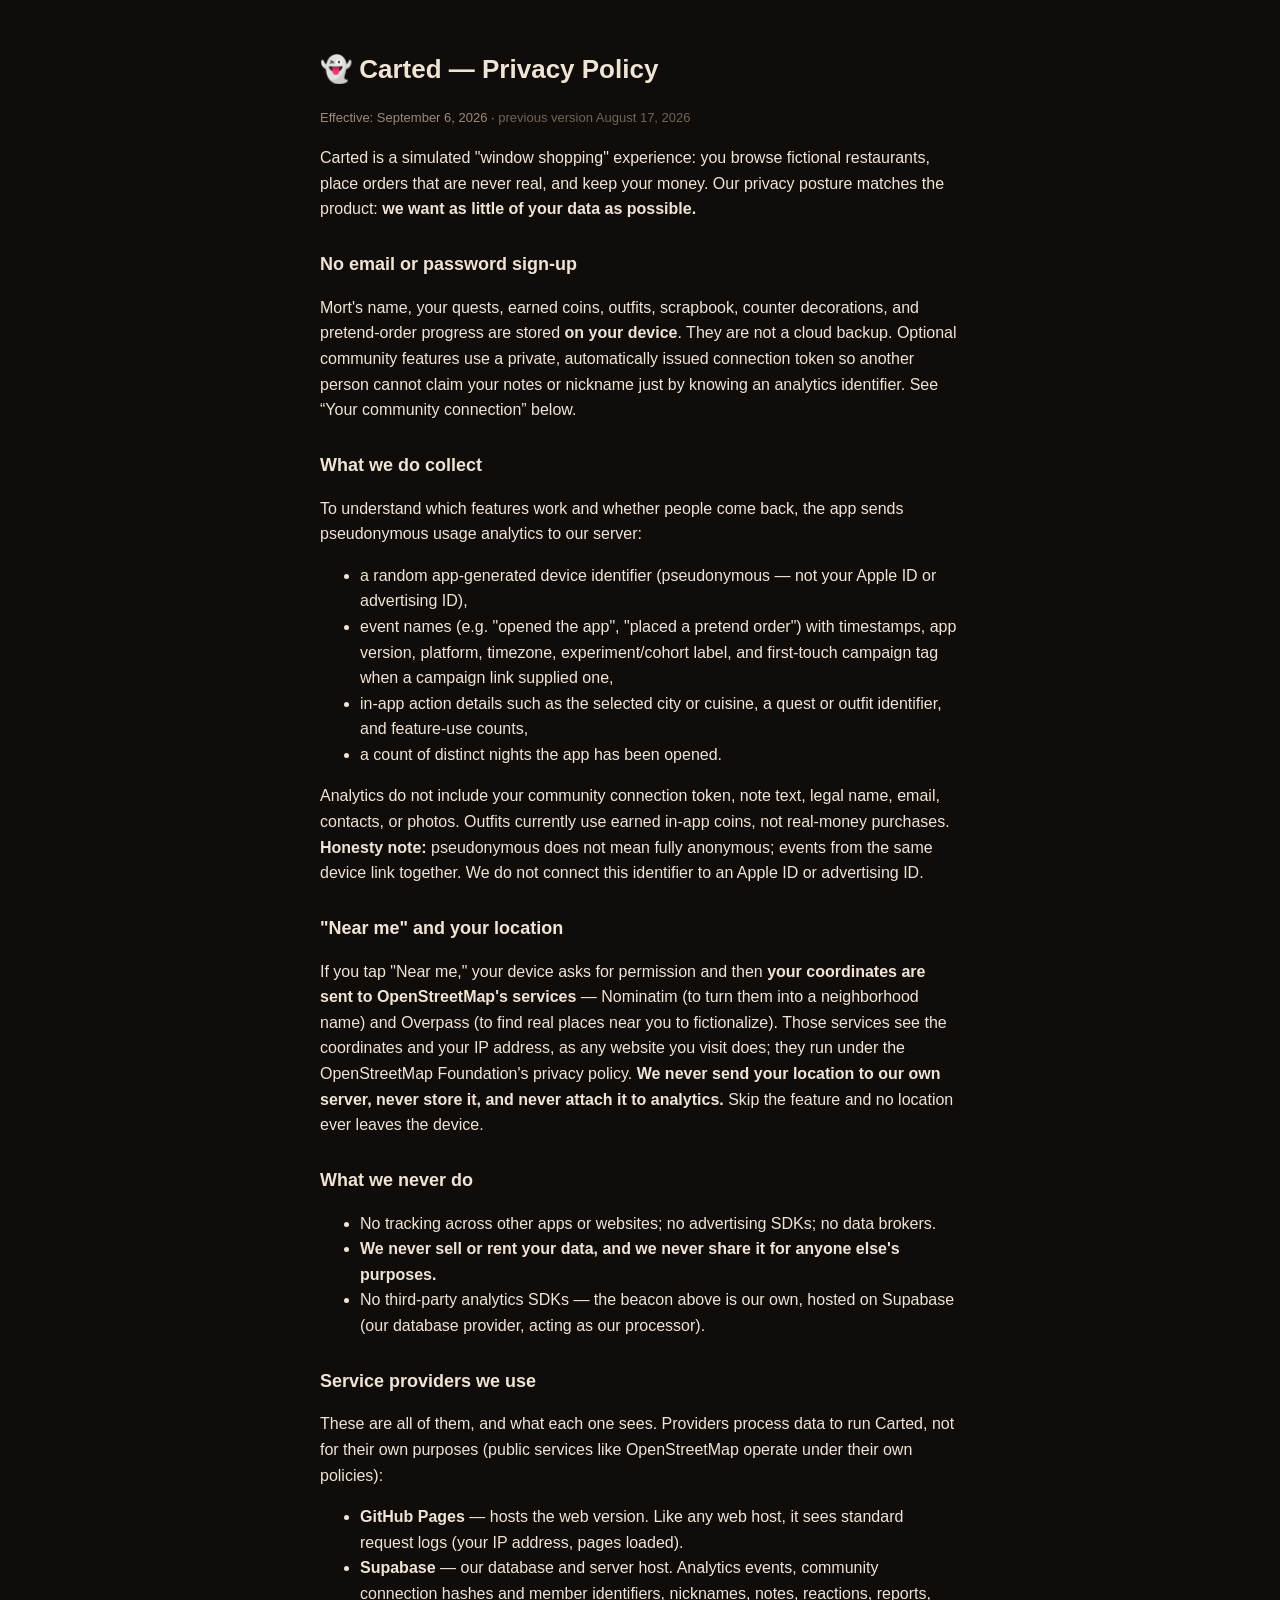
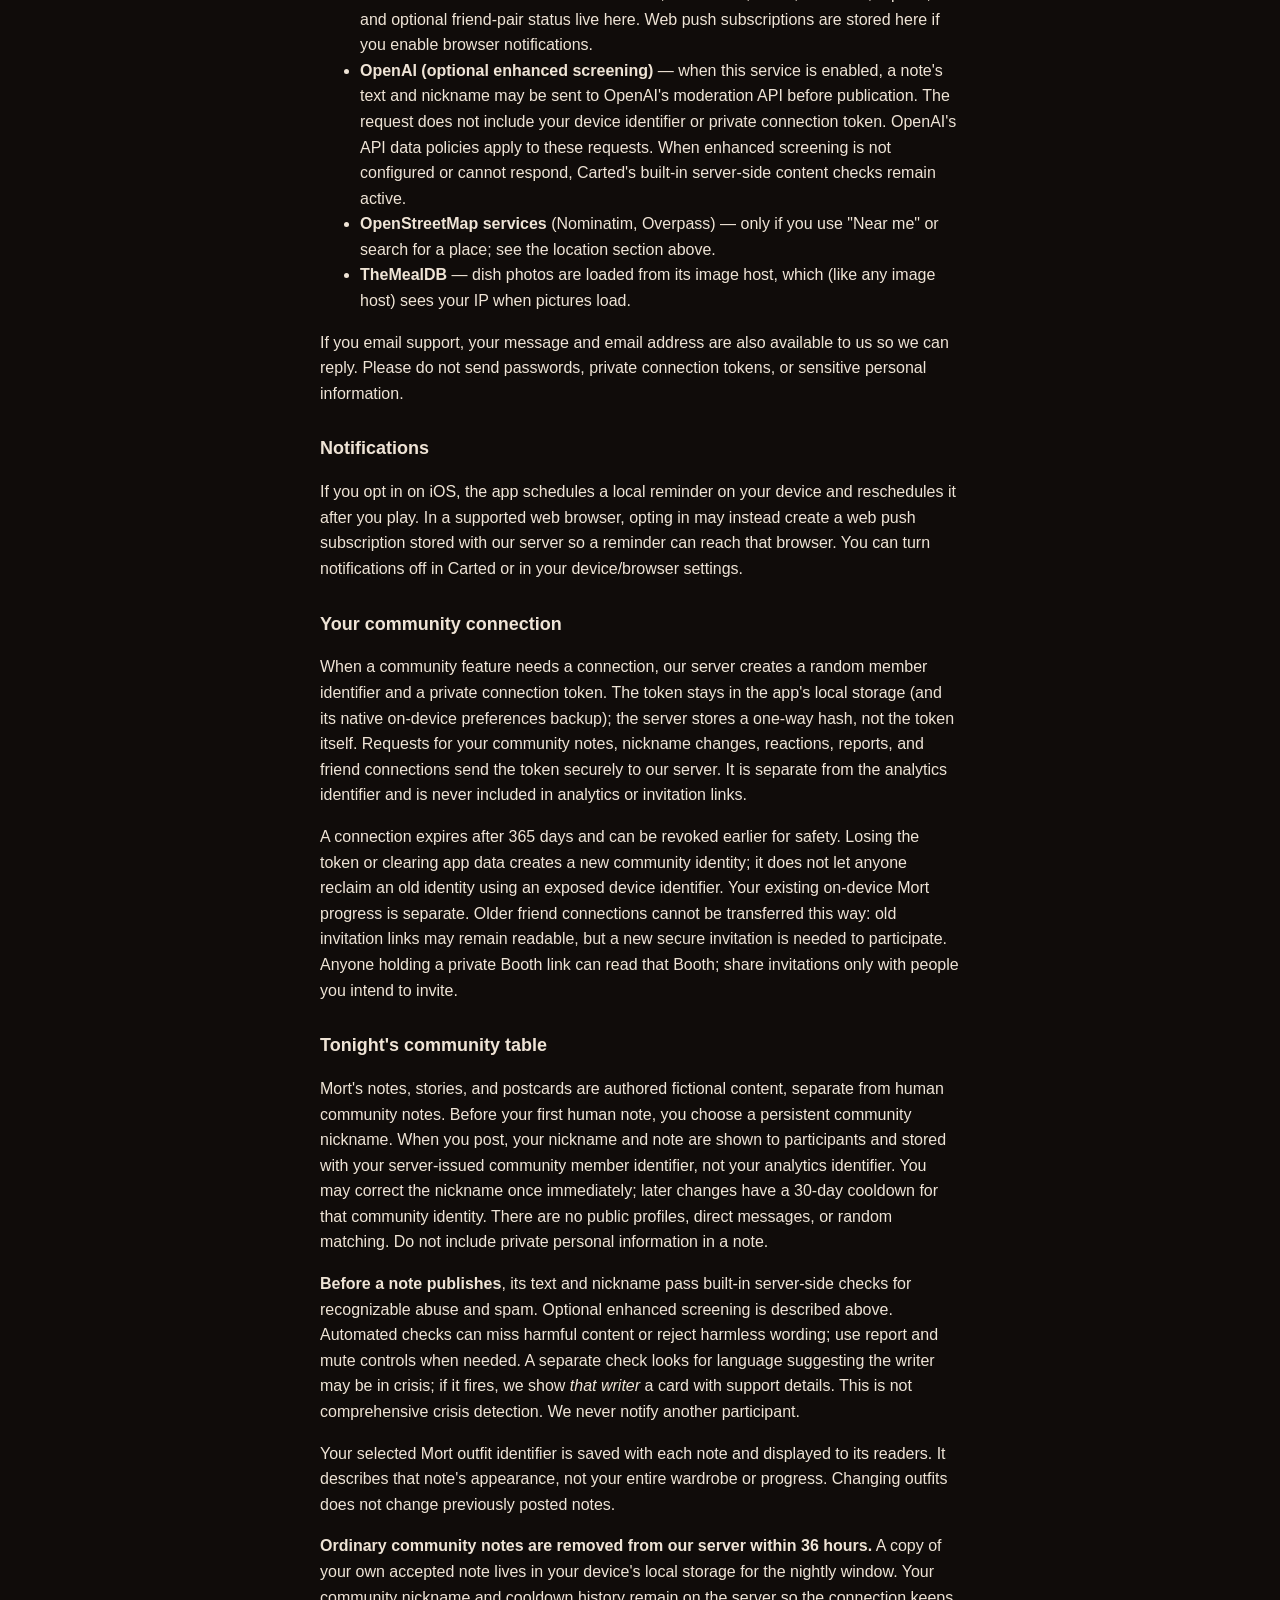
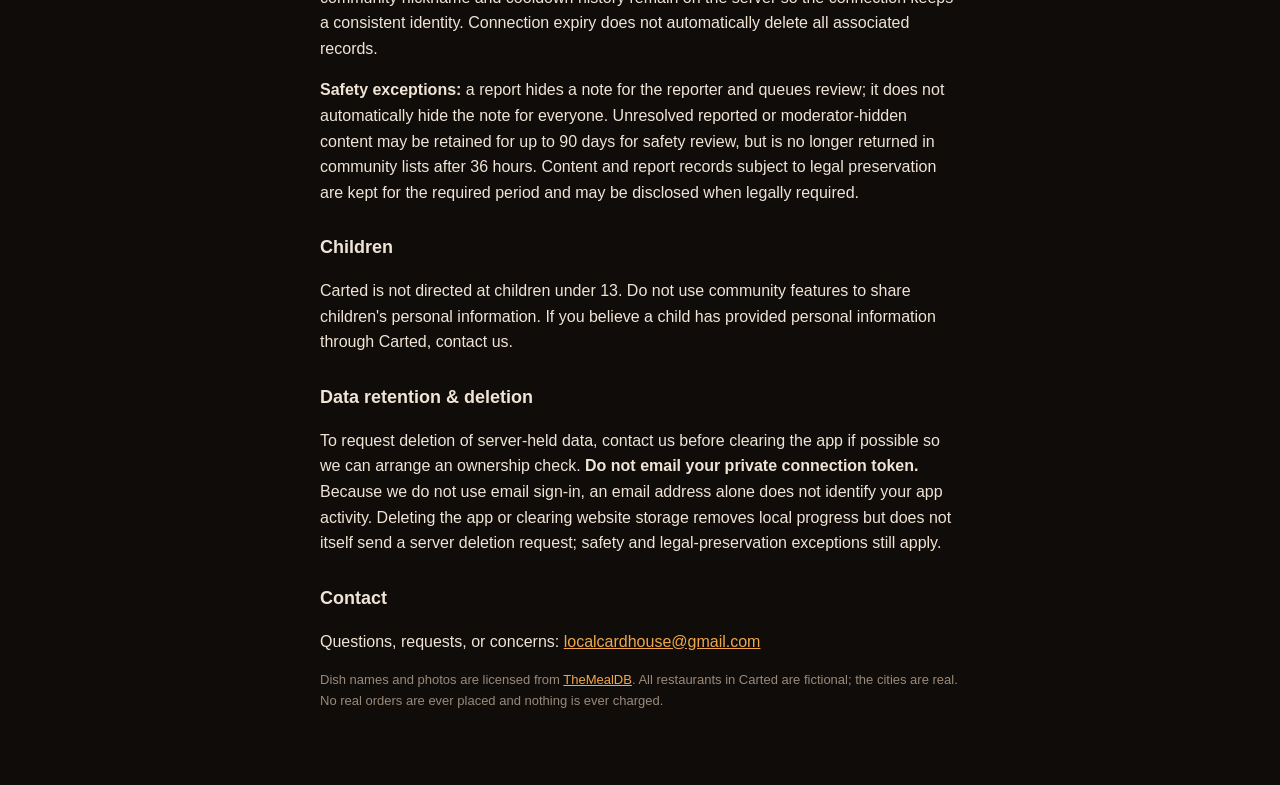
<file: privacy.html>
<!DOCTYPE html>
<html lang="en">
<head>
<meta charset="utf-8">
<meta name="viewport" content="width=device-width, initial-scale=1">
<title>Carted — Privacy Policy</title>
<style>
  body { font-family: -apple-system, "Segoe UI", sans-serif; background:#100C0A; color:#EFE4D6; max-width:640px; margin:0 auto; padding:32px 20px 60px; line-height:1.6; }
  h1 { font-size:26px; } h2 { font-size:18px; margin-top:28px; }
  .muted { color:#9A8A7A; font-size:13px; }
  a { color:#F0A84A; }
</style>
</head>
<body>
<h1>👻 Carted — Privacy Policy</h1>
<p class="muted">Effective: September 6, 2026 · <span style="opacity:.7">previous version August 17, 2026</span></p>

<p>Carted is a simulated "window shopping" experience: you browse fictional restaurants, place orders that are never real, and keep your money. Our privacy posture matches the product: <b>we want as little of your data as possible.</b></p>

<h2>No email or password sign-up</h2>
<p>Mort's name, your quests, earned coins, outfits, scrapbook, counter decorations, and pretend-order progress are stored <b>on your device</b>. They are not a cloud backup. Optional community features use a private, automatically issued connection token so another person cannot claim your notes or nickname just by knowing an analytics identifier. See “Your community connection” below.</p>

<h2>What we do collect</h2>
<p>To understand which features work and whether people come back, the app sends pseudonymous usage analytics to our server:</p>
<ul>
  <li>a random app-generated device identifier (pseudonymous — not your Apple ID or advertising ID),</li>
  <li>event names (e.g. "opened the app", "placed a pretend order") with timestamps, app version, platform, timezone, experiment/cohort label, and first-touch campaign tag when a campaign link supplied one,</li>
  <li>in-app action details such as the selected city or cuisine, a quest or outfit identifier, and feature-use counts,</li>
  <li>a count of distinct nights the app has been opened.</li>
</ul>
<p>Analytics do not include your community connection token, note text, legal name, email, contacts, or photos. Outfits currently use earned in-app coins, not real-money purchases. <b>Honesty note:</b> pseudonymous does not mean fully anonymous; events from the same device link together. We do not connect this identifier to an Apple ID or advertising ID.</p>

<h2>"Near me" and your location</h2>
<p>If you tap "Near me," your device asks for permission and then <b>your coordinates are sent to OpenStreetMap's services</b> — Nominatim (to turn them into a neighborhood name) and Overpass (to find real places near you to fictionalize). Those services see the coordinates and your IP address, as any website you visit does; they run under the OpenStreetMap Foundation's privacy policy. <b>We never send your location to our own server, never store it, and never attach it to analytics.</b> Skip the feature and no location ever leaves the device.</p>

<h2>What we never do</h2>
<ul>
  <li>No tracking across other apps or websites; no advertising SDKs; no data brokers.</li>
  <li><b>We never sell or rent your data, and we never share it for anyone else's purposes.</b></li>
  <li>No third-party analytics SDKs — the beacon above is our own, hosted on Supabase (our database provider, acting as our processor).</li>
</ul>

<h2>Service providers we use</h2>
<p>These are all of them, and what each one sees. Providers process data to run Carted, not for their own purposes (public services like OpenStreetMap operate under their own policies):</p>
<ul>
  <li><b>GitHub Pages</b> — hosts the web version. Like any web host, it sees standard request logs (your IP address, pages loaded).</li>
  <li><b>Supabase</b> — our database and server host. Analytics events, community connection hashes and member identifiers, nicknames, notes, reactions, reports, and optional friend-pair status live here. Web push subscriptions are stored here if you enable browser notifications.</li>
  <li><b>OpenAI (optional enhanced screening)</b> — when this service is enabled, a note's text and nickname may be sent to OpenAI's moderation API before publication. The request does not include your device identifier or private connection token. OpenAI's API data policies apply to these requests. When enhanced screening is not configured or cannot respond, Carted's built-in server-side content checks remain active.</li>
  <li><b>OpenStreetMap services</b> (Nominatim, Overpass) — only if you use "Near me" or search for a place; see the location section above.</li>
  <li><b>TheMealDB</b> — dish photos are loaded from its image host, which (like any image host) sees your IP when pictures load.</li>
</ul>
<p>If you email support, your message and email address are also available to us so we can reply. Please do not send passwords, private connection tokens, or sensitive personal information.</p>

<h2>Notifications</h2>
<p>If you opt in on iOS, the app schedules a local reminder on your device and reschedules it after you play. In a supported web browser, opting in may instead create a web push subscription stored with our server so a reminder can reach that browser. You can turn notifications off in Carted or in your device/browser settings.</p>

<h2>Your community connection</h2>
<p>When a community feature needs a connection, our server creates a random member identifier and a private connection token. The token stays in the app's local storage (and its native on-device preferences backup); the server stores a one-way hash, not the token itself. Requests for your community notes, nickname changes, reactions, reports, and friend connections send the token securely to our server. It is separate from the analytics identifier and is never included in analytics or invitation links.</p>
<p>A connection expires after 365 days and can be revoked earlier for safety. Losing the token or clearing app data creates a new community identity; it does not let anyone reclaim an old identity using an exposed device identifier. Your existing on-device Mort progress is separate. Older friend connections cannot be transferred this way: old invitation links may remain readable, but a new secure invitation is needed to participate. Anyone holding a private Booth link can read that Booth; share invitations only with people you intend to invite.</p>

<h2>Tonight's community table</h2>
<p>Mort's notes, stories, and postcards are authored fictional content, separate from human community notes. Before your first human note, you choose a persistent community nickname. When you post, your nickname and note are shown to participants and stored with your server-issued community member identifier, not your analytics identifier. You may correct the nickname once immediately; later changes have a 30-day cooldown for that community identity. There are no public profiles, direct messages, or random matching. Do not include private personal information in a note.</p>
<p><b>Before a note publishes</b>, its text and nickname pass built-in server-side checks for recognizable abuse and spam. Optional enhanced screening is described above. Automated checks can miss harmful content or reject harmless wording; use report and mute controls when needed. A separate check looks for language suggesting the writer may be in crisis; if it fires, we show <i>that writer</i> a card with support details. This is not comprehensive crisis detection. We never notify another participant.</p>
<p>Your selected Mort outfit identifier is saved with each note and displayed to its readers. It describes that note's appearance, not your entire wardrobe or progress. Changing outfits does not change previously posted notes.</p>
<p><b>Ordinary community notes are removed from our server within 36 hours.</b> A copy of your own accepted note lives in your device's local storage for the nightly window. Your community nickname and cooldown history remain on the server so the connection keeps a consistent identity. Connection expiry does not automatically delete all associated records.</p>
<p><b>Safety exceptions:</b> a report hides a note for the reporter and queues review; it does not automatically hide the note for everyone. Unresolved reported or moderator-hidden content may be retained for up to 90 days for safety review, but is no longer returned in community lists after 36 hours. Content and report records subject to legal preservation are kept for the required period and may be disclosed when legally required.</p>

<h2>Children</h2>
<p>Carted is not directed at children under 13. Do not use community features to share children's personal information. If you believe a child has provided personal information through Carted, contact us.</p>

<h2>Data retention &amp; deletion</h2>
<p>To request deletion of server-held data, contact us before clearing the app if possible so we can arrange an ownership check. <b>Do not email your private connection token.</b> Because we do not use email sign-in, an email address alone does not identify your app activity. Deleting the app or clearing website storage removes local progress but does not itself send a server deletion request; safety and legal-preservation exceptions still apply.</p>

<h2>Contact</h2>
<p>Questions, requests, or concerns: <a href="mailto:localcardhouse@gmail.com">localcardhouse@gmail.com</a></p>

<p class="muted">Dish names and photos are licensed from <a href="https://www.themealdb.com">TheMealDB</a>. All restaurants in Carted are fictional; the cities are real. No real orders are ever placed and nothing is ever charged.</p>
</body>
</html>
</file>
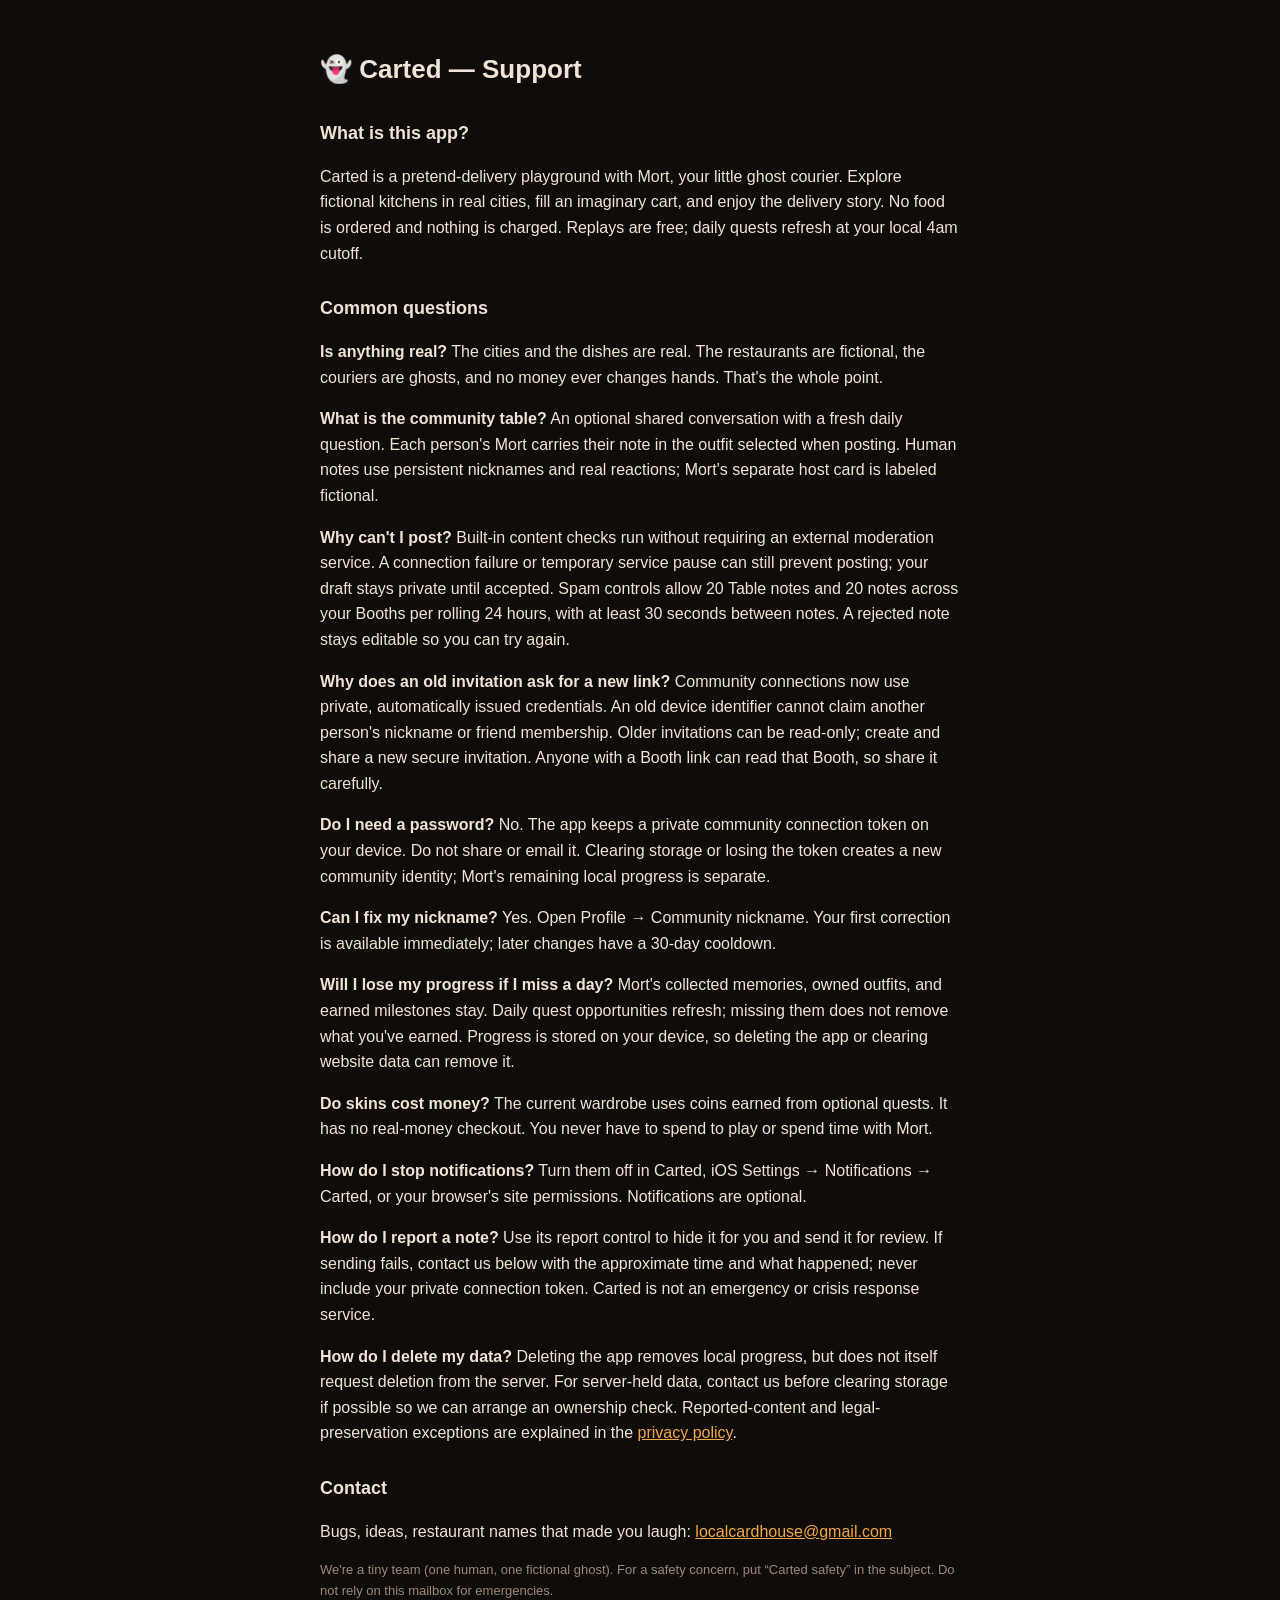
<file: support.html>
<!DOCTYPE html>
<html lang="en">
<head>
<meta charset="utf-8">
<meta name="viewport" content="width=device-width, initial-scale=1">
<title>Carted — Support</title>
<style>
  body { font-family: -apple-system, "Segoe UI", sans-serif; background:#100C0A; color:#EFE4D6; max-width:640px; margin:0 auto; padding:32px 20px 60px; line-height:1.6; }
  h1 { font-size:26px; } h2 { font-size:18px; margin-top:28px; }
  .muted { color:#9A8A7A; font-size:13px; }
  a { color:#F0A84A; }
</style>
</head>
<body>
<h1>👻 Carted — Support</h1>

<h2>What is this app?</h2>
<p>Carted is a pretend-delivery playground with Mort, your little ghost courier. Explore fictional kitchens in real cities, fill an imaginary cart, and enjoy the delivery story. No food is ordered and nothing is charged. Replays are free; daily quests refresh at your local 4am cutoff.</p>

<h2>Common questions</h2>
<p><b>Is anything real?</b> The cities and the dishes are real. The restaurants are fictional, the couriers are ghosts, and no money ever changes hands. That's the whole point.</p>
<p><b>What is the community table?</b> An optional shared conversation with a fresh daily question. Each person's Mort carries their note in the outfit selected when posting. Human notes use persistent nicknames and real reactions; Mort's separate host card is labeled fictional.</p>
<p><b>Why can't I post?</b> Built-in content checks run without requiring an external moderation service. A connection failure or temporary service pause can still prevent posting; your draft stays private until accepted. Spam controls allow 20 Table notes and 20 notes across your Booths per rolling 24 hours, with at least 30 seconds between notes. A rejected note stays editable so you can try again.</p>
<p><b>Why does an old invitation ask for a new link?</b> Community connections now use private, automatically issued credentials. An old device identifier cannot claim another person's nickname or friend membership. Older invitations can be read-only; create and share a new secure invitation. Anyone with a Booth link can read that Booth, so share it carefully.</p>
<p><b>Do I need a password?</b> No. The app keeps a private community connection token on your device. Do not share or email it. Clearing storage or losing the token creates a new community identity; Mort's remaining local progress is separate.</p>
<p><b>Can I fix my nickname?</b> Yes. Open Profile → Community nickname. Your first correction is available immediately; later changes have a 30-day cooldown.</p>
<p><b>Will I lose my progress if I miss a day?</b> Mort's collected memories, owned outfits, and earned milestones stay. Daily quest opportunities refresh; missing them does not remove what you've earned. Progress is stored on your device, so deleting the app or clearing website data can remove it.</p>
<p><b>Do skins cost money?</b> The current wardrobe uses coins earned from optional quests. It has no real-money checkout. You never have to spend to play or spend time with Mort.</p>
<p><b>How do I stop notifications?</b> Turn them off in Carted, iOS Settings → Notifications → Carted, or your browser's site permissions. Notifications are optional.</p>
<p><b>How do I report a note?</b> Use its report control to hide it for you and send it for review. If sending fails, contact us below with the approximate time and what happened; never include your private connection token. Carted is not an emergency or crisis response service.</p>
<p><b>How do I delete my data?</b> Deleting the app removes local progress, but does not itself request deletion from the server. For server-held data, contact us before clearing storage if possible so we can arrange an ownership check. Reported-content and legal-preservation exceptions are explained in the <a href="privacy.html">privacy policy</a>.</p>

<h2>Contact</h2>
<p>Bugs, ideas, restaurant names that made you laugh: <a href="mailto:localcardhouse@gmail.com">localcardhouse@gmail.com</a></p>
<p class="muted">We're a tiny team (one human, one fictional ghost). For a safety concern, put “Carted safety” in the subject. Do not rely on this mailbox for emergencies.</p>
</body>
</html>
</file>
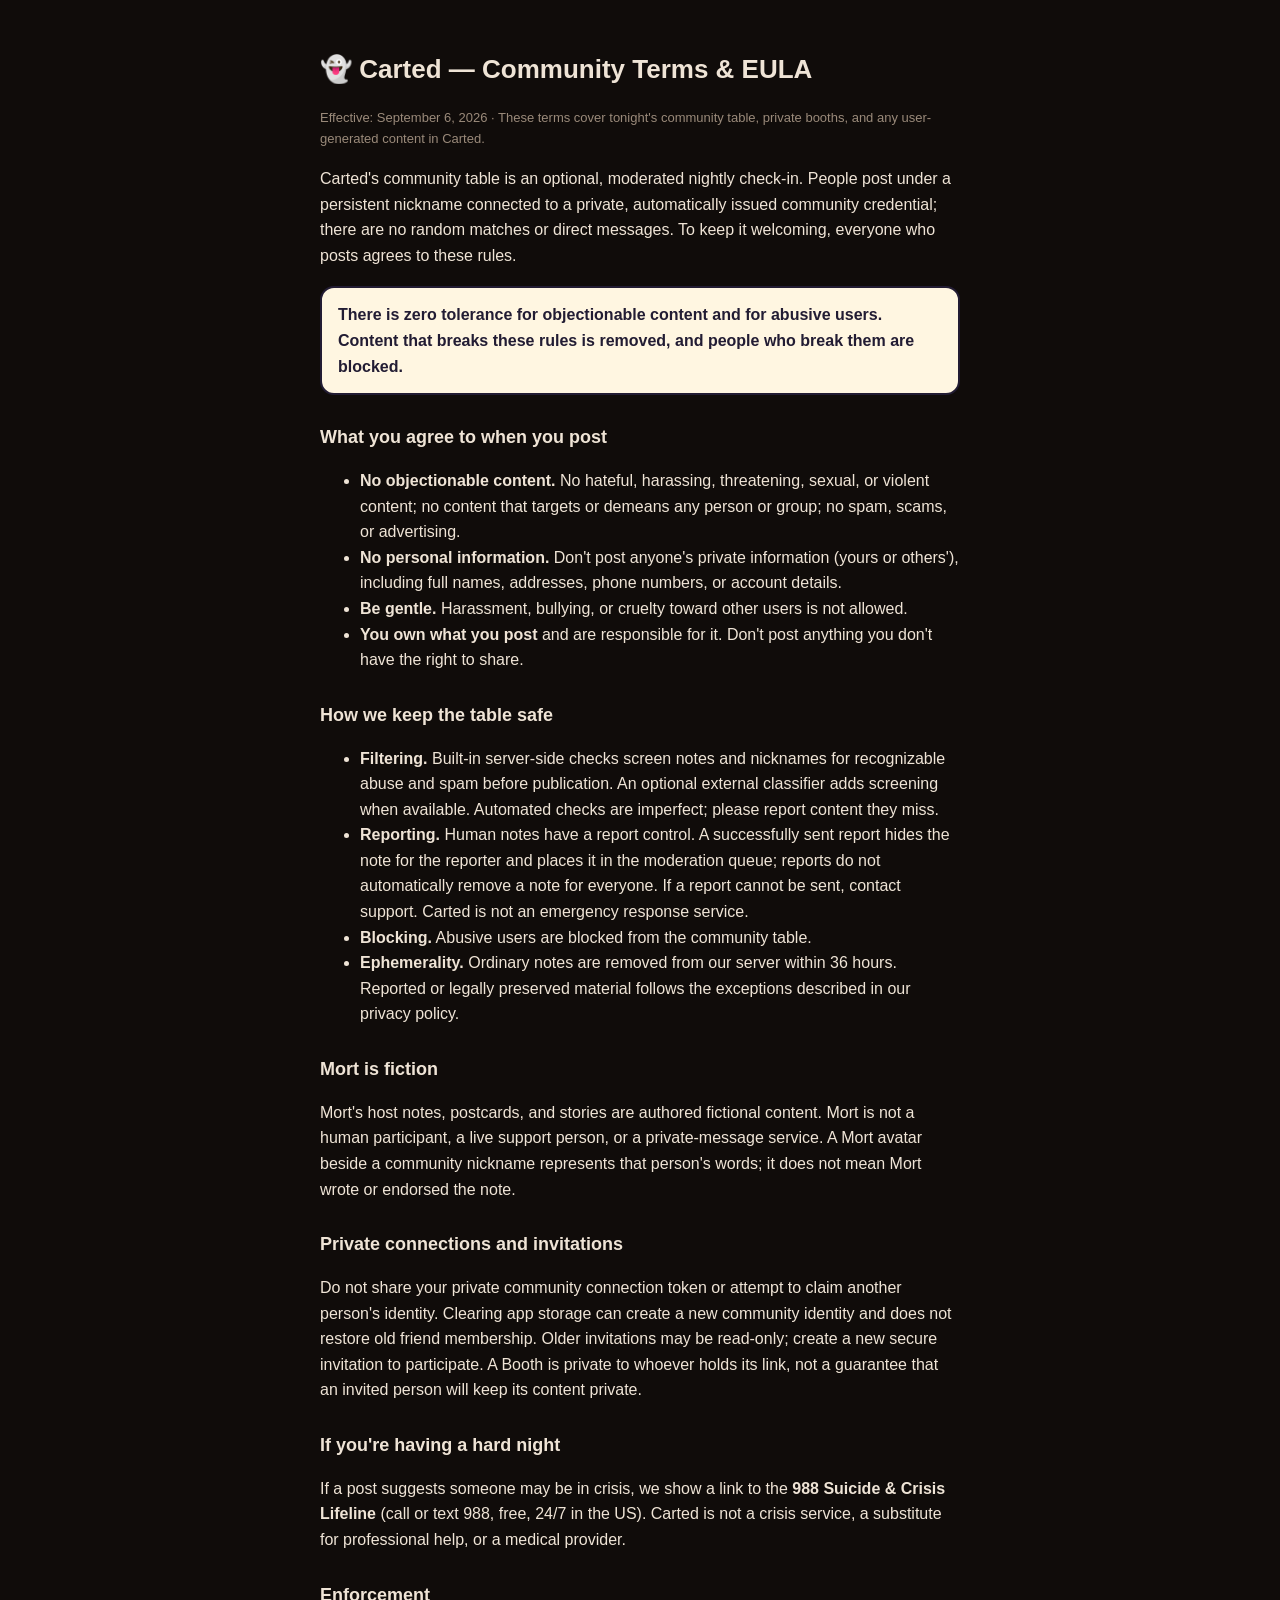
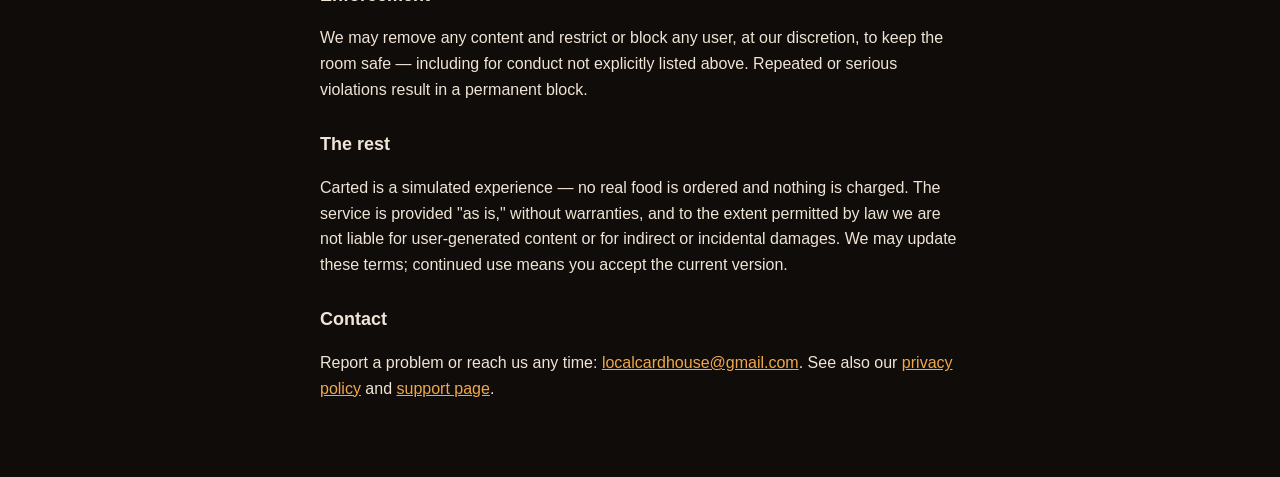
<file: terms.html>
<!DOCTYPE html>
<html lang="en">
<head>
<meta charset="utf-8">
<meta name="viewport" content="width=device-width, initial-scale=1">
<title>Carted — Community Terms</title>
<style>
  body { font-family: -apple-system, "Segoe UI", sans-serif; background:#100C0A; color:#EFE4D6; max-width:640px; margin:0 auto; padding:32px 20px 60px; line-height:1.6; }
  h1 { font-size:26px; } h2 { font-size:18px; margin-top:28px; }
  .muted { color:#9A8A7A; font-size:13px; }
  a { color:#F0A84A; }
  .box { background:#fff6e1; color:#221c33; border:2px solid #221c33; border-radius:14px; padding:14px 16px; margin:18px 0; font-weight:600; }
</style>
</head>
<body>
<h1>👻 Carted — Community Terms &amp; EULA</h1>
<p class="muted">Effective: September 6, 2026 · These terms cover tonight's community table, private booths, and any user-generated content in Carted.</p>

<p>Carted's community table is an optional, moderated nightly check-in. People post under a persistent nickname connected to a private, automatically issued community credential; there are no random matches or direct messages. To keep it welcoming, everyone who posts agrees to these rules.</p>

<div class="box">
There is <b>zero tolerance</b> for objectionable content and for abusive users. Content that breaks these rules is removed, and people who break them are blocked.
</div>

<h2>What you agree to when you post</h2>
<ul>
  <li><b>No objectionable content.</b> No hateful, harassing, threatening, sexual, or violent content; no content that targets or demeans any person or group; no spam, scams, or advertising.</li>
  <li><b>No personal information.</b> Don't post anyone's private information (yours or others'), including full names, addresses, phone numbers, or account details.</li>
  <li><b>Be gentle.</b> Harassment, bullying, or cruelty toward other users is not allowed.</li>
  <li><b>You own what you post</b> and are responsible for it. Don't post anything you don't have the right to share.</li>
</ul>

<h2>How we keep the table safe</h2>
<ul>
  <li><b>Filtering.</b> Built-in server-side checks screen notes and nicknames for recognizable abuse and spam before publication. An optional external classifier adds screening when available. Automated checks are imperfect; please report content they miss.</li>
  <li><b>Reporting.</b> Human notes have a report control. A successfully sent report hides the note for the reporter and places it in the moderation queue; reports do not automatically remove a note for everyone. If a report cannot be sent, contact support. Carted is not an emergency response service.</li>
  <li><b>Blocking.</b> Abusive users are blocked from the community table.</li>
  <li><b>Ephemerality.</b> Ordinary notes are removed from our server within 36 hours. Reported or legally preserved material follows the exceptions described in our privacy policy.</li>
</ul>

<h2>Mort is fiction</h2>
<p>Mort's host notes, postcards, and stories are authored fictional content. Mort is not a human participant, a live support person, or a private-message service. A Mort avatar beside a community nickname represents that person's words; it does not mean Mort wrote or endorsed the note.</p>

<h2>Private connections and invitations</h2>
<p>Do not share your private community connection token or attempt to claim another person's identity. Clearing app storage can create a new community identity and does not restore old friend membership. Older invitations may be read-only; create a new secure invitation to participate. A Booth is private to whoever holds its link, not a guarantee that an invited person will keep its content private.</p>

<h2>If you're having a hard night</h2>
<p>If a post suggests someone may be in crisis, we show a link to the <b>988 Suicide &amp; Crisis Lifeline</b> (call or text 988, free, 24/7 in the US). Carted is not a crisis service, a substitute for professional help, or a medical provider.</p>

<h2>Enforcement</h2>
<p>We may remove any content and restrict or block any user, at our discretion, to keep the room safe — including for conduct not explicitly listed above. Repeated or serious violations result in a permanent block.</p>

<h2>The rest</h2>
<p>Carted is a simulated experience — no real food is ordered and nothing is charged. The service is provided "as is," without warranties, and to the extent permitted by law we are not liable for user-generated content or for indirect or incidental damages. We may update these terms; continued use means you accept the current version.</p>

<h2>Contact</h2>
<p>Report a problem or reach us any time: <a href="mailto:localcardhouse@gmail.com">localcardhouse@gmail.com</a>. See also our <a href="privacy.html">privacy policy</a> and <a href="support.html">support page</a>.</p>
</body>
</html>
</file>
<file: carted-design.css>
/* Build 5 — Mort's night kitchen. Shared responsive shell and welcoming Table. */
:root {
  --bg:#171529; --screen:#171529; --card:#232039; --card-hi:#2d2946; --soft:#2d2946;
  --line:#49415f; --ink:#49415f; --border:#49415f; --text:#f6f0e8; --head:#fff7eb;
  --muted:#b9b0c9; --slate:#d2c2e5; --accent:#d1bdf4; --accent2:#bda2e6;
  --hot:#f2ab92; --go:#e7c3a9; --filament:#f2ab92; --pink:#f2ab92;
  --cyan:#c7b5ed; --cyan-txt:#d1c3ec; --pink-txt:#ffd1bd; --yell-txt:#f5dc9b;
  --grad:linear-gradient(120deg,#d1bdf4,#f2bca5); --glow:rgba(198,176,232,.10);
}
html,body{height:100%;width:100%;margin:0;overflow:hidden;background:#100f1d;color:var(--text)}
body{display:block;padding:0;min-height:0}
.phone{width:100%;max-width:1040px;height:100vh;height:100dvh;margin:0 auto;border:0;border-radius:0;padding:0;box-shadow:none;background:var(--bg)}
.screen{height:100%;width:100%;border-radius:0;display:flex;flex-direction:column;overflow:hidden;padding:0}
.notch,.statusbar{display:none!important}
.screen::after{display:none}
.hud{position:relative;flex:0 0 auto;height:auto;min-height:58px;inset:auto;display:flex;gap:8px;padding:calc(8px + env(safe-area-inset-top)) 20px 8px;background:var(--screen);border-bottom:1px solid var(--border);z-index:4}
.hud .pill{min-height:40px;padding:5px 12px;color:var(--text);background:transparent;border-radius:14px;display:flex;align-items:center;gap:6px;font-size:13px}
.hud .hud-profile{margin-right:auto;border:0!important;padding-left:0;text-transform:none;font-family:var(--bodyf)}
.hud-profile>span:not(.mort-avatar){font-weight:500}
.body{flex:1;min-height:0;width:100%;overflow-y:auto;overflow-x:hidden;scroll-behavior:smooth;padding:0 22px 28px;overscroll-behavior-y:contain}
.view{padding:0 0 12px;min-height:0}
.brand{text-align:left;margin:25px 0 22px;padding:0}
.brand h1{font-size:40px!important;font-weight:600;line-height:1.08;letter-spacing:-1.2px;color:var(--head);text-shadow:none;margin-bottom:7px}
.wm-ed{color:var(--pink-txt)}
.brand .sub{font-size:14px;font-weight:400;color:var(--muted);line-height:1.5}
.brand h1 .wm-ed{text-shadow:none;color:var(--pink-txt)}
.live-pill{background:transparent;border:0!important;padding:0;margin-top:9px;font-size:11px;color:var(--muted)}
.live-pill .dot{background:#b5d9b8;box-shadow:none}
.nav{position:relative;flex:0 0 auto;inset:auto;display:grid;grid-template-columns:repeat(4,1fr);height:auto;min-height:70px;padding:8px 12px calc(8px + env(safe-area-inset-bottom));border-top:1px solid var(--border);background:var(--screen);z-index:12;border-radius:0}
.nav button{position:relative;min-height:50px;gap:4px;border-radius:16px;font-size:11px;font-weight:600;color:var(--muted);background:transparent}
.nav button.on{background:#342c48;color:#fff0d9}
.nav .gi{font-size:21px;text-shadow:none}
.nav .mort-nav-mark{color:#eed79f}
.card{border-radius:19px;background:var(--card);overflow:hidden;transition:transform .15s}
.card:hover{border-color:#c7b5ed!important}
.card:active{transform:scale(.99)}
.card .meta{padding:14px}
.card .name{color:var(--head);font-size:17px}
.card .shop,.card .row{color:var(--muted)}
.section-label{font-size:12px;letter-spacing:.08em;color:var(--muted);line-height:1.5}
.drawer{margin:16px 0;border:1px solid var(--border);border-radius:16px;background:var(--card);overflow:hidden}
.drawer .dr-head{border:0!important;padding:14px;color:var(--text);min-height:48px}
.drawer .dr-body{padding:0 14px 14px}
.city-bar{display:block;margin:24px 0;padding:0;overflow:visible}
.city-heading{display:flex;align-items:center;justify-content:space-between;gap:10px;font-size:10px;font-weight:650;letter-spacing:.12em;color:#c6bbd6;margin-bottom:10px}
.city-heading button{background:none;border:0;color:#e4cbf7;font-size:12px;min-height:34px;padding:4px 0;text-transform:none;letter-spacing:0}
.city-current{width:100%;display:flex;align-items:center;gap:12px;text-align:left;background:#e4d6ee;border:0;border-radius:18px;padding:17px 16px;color:#30283c;box-shadow:0 4px 0 #bda5ce}
.city-current .city-flag{font-size:29px}
.city-current small{display:block;font-size:11px;margin-bottom:4px;color:#61516f}
.city-current b{font-family:var(--disp);font-size:26px;font-weight:600;line-height:1}
.city-change{margin-left:auto;font-size:12px;font-weight:650;color:#493653;white-space:nowrap}
.city-quick{display:flex;overflow-x:auto;gap:8px;padding:16px 0 3px;scrollbar-width:thin}
.city-quick button{flex:0 0 auto;padding:9px 12px;min-height:38px;border:1px solid #51455f;border-radius:99px;background:#252138;color:#ded1e9;font-size:12px;white-space:nowrap}
.city-quick button[aria-pressed=true]{background:#413650;border-color:#a88fc0;color:#fff1dd}
.kb-banner{background:#2b2c38;border:1px solid #555449;border-radius:15px;margin:14px 0 18px;padding:13px;color:#eedcab}
.kb-bn-text b{font-size:13px;letter-spacing:.07em;color:#eedcab;text-shadow:none}
.kb-bn-sub{color:#c9c0ac}
.feed-controls{margin-top:6px}
.table-eyebrow{font-size:10px;letter-spacing:.13em;font-weight:700;line-height:1.6;color:#d9b4d4}
#view-room .live2{font-size:11px;line-height:1.7;margin-top:12px;white-space:normal}
.table-welcome{display:flex;align-items:center;gap:16px;margin:5px 0 20px}
.table-welcome h2{font-family:var(--disp);font-size:29px;line-height:1.05;font-weight:500;margin:9px 0;color:#f5dfbf;letter-spacing:-.4px}
.table-welcome p{font-size:13px;line-height:1.5;color:var(--muted);margin:0}
.table-welcome .table-eyebrow{font-size:8px;letter-spacing:.09em}
.table-question-card{display:block;width:100%;text-align:left;background:#f2c4ad;border:0;border-radius:24px;padding:23px;color:#362533;box-shadow:0 5px 0 #b88381}
.table-question-card .table-eyebrow{color:#684958;font-size:10px}
.table-question-card strong{display:block;font-family:var(--disp);font-size:32px;font-weight:500;line-height:1.15;letter-spacing:-.4px;margin:18px 0 25px}
.table-question-footer{display:flex;justify-content:space-between;align-items:center;gap:12px;border-top:1px solid #c89c90;padding-top:15px;font-size:11px;line-height:1.6}
.table-question-footer b{font-size:12px;white-space:nowrap}
.table-how{display:flex;flex-wrap:wrap;justify-content:center;gap:7px 17px;font-size:11px;color:#c9bacf;padding:24px 4px 20px}
.table-small-grid{display:grid;gap:12px}
.rroom,.cup-bar{margin:0;border-radius:19px;padding:17px;min-height:104px;border:1px solid #4c4660!important;background:#30283f;color:var(--text);align-items:center}
.rroom.priv{background:#333044;border:1px solid #5b506d!important}
.rroom .nm,.cup-bar b{font-family:var(--disp);font-weight:500;font-size:22px;color:#f3e5ce;line-height:1.2}
.rroom .st,.cup-bar .cbr-sub{font-size:12px;color:#c4b9d1;line-height:1.6;margin-top:6px}
.cup-bar .cbr-shelf{display:none}
.rroom .ic,.cup-bar .cbr-ic{font-size:32px;margin-right:8px}
.table-reassurance{font-size:11px;line-height:1.8;color:var(--muted);margin:18px 5px}
.ch-head{flex-wrap:wrap;gap:8px;align-items:center;font-size:14px;margin:10px 0 18px}
.ch-meta{font-size:10px;margin-left:auto;color:var(--muted)}
.ch-pin{background:#eed3c2;color:#382a36;border:0;border-radius:20px;padding:20px;font-size:12px;line-height:1.6}
.ch-pin b{display:block;font-family:var(--disp);font-size:27px;font-weight:500;line-height:1.2;margin:8px 0 16px;color:#382a36}
.qc-row{display:flex;flex-wrap:wrap;gap:8px}
.qc{min-height:38px;padding:7px 11px;border-radius:99px;border:1px solid #b8999c;background:#f9e6d7;color:#483347;font-size:11px}
.mort-note{display:flex;gap:13px;align-items:center;background:#2f2a43;border:1px dashed #746182;border-radius:18px;padding:14px;margin:18px 0}
.mort-note .label{font-size:10px;color:#dec1e7;margin-bottom:5px}
.mort-note .text{font-family:var(--disp);font-size:19px;line-height:1.3;color:#efe2cf}
.cmsg{background:#f3e9dc;border:0;border-radius:18px;padding:17px;margin:12px 0;color:#342b3e;max-width:100%}
.cmsg.me{background:#e0d4ed;color:#342b3e;margin-left:20px;border:0}
.cmsg .cwho{font-size:11px;color:#6e567b;font-weight:600;margin-bottom:8px}
.cmsg .ctx{font-size:16px;line-height:1.6;color:#342b3e;overflow-wrap:anywhere}
.cmsg .reacts{display:flex;flex-wrap:wrap;gap:7px;margin-top:14px}
.cmsg .chip{min-height:37px;border:1px solid #c9b8c6;border-radius:99px;background:transparent;color:#574261;font-size:11px;padding:7px 10px}
.cmsg .chip.on{background:#d3bde2;border-color:#916baf;color:#362344}
.cmsg.mort-message{display:flex;gap:10px;align-items:flex-start;background:transparent;padding:0;border:0;max-width:100%;width:100%;margin:12px 0;color:#342b3e}
.mort-message .table-author-mort{flex:0 0 68px;padding-top:13px;align-self:flex-start}
.mort-message .table-speech{position:relative;min-width:0;flex:1;padding:16px 16px 13px;background:#f7eddf;border:1px solid #dbcbd7;border-radius:20px 20px 20px 5px;box-shadow:0 5px 14px #2419320c}
.mort-message .table-speech:before{content:'';position:absolute;left:-8px;top:26px;width:14px;height:14px;background:#f7eddf;border-left:1px solid #dbcbd7;border-bottom:1px solid #dbcbd7;transform:rotate(45deg)}
.cmsg.mort-message.me{flex-direction:row-reverse;margin-left:0;background:transparent}
.mort-message.me .table-speech{background:#e6dbf4;border-color:#cbb5dd;border-radius:20px 20px 5px 20px}
.mort-message.me .table-speech:before{left:auto;right:-8px;background:#e6dbf4;border:0;border-top:1px solid #cbb5dd;border-right:1px solid #cbb5dd}
.mort-message .cwho{color:#685176;padding-right:28px;overflow-wrap:anywhere}
.cmsg.mort-message.me .cwho{color:#685176}
.cmsg.mort-message .chip{color:#574261;font-weight:600;box-shadow:none;min-height:44px}
.cmsg.mort-message .chip .rlbl{color:inherit}
.mort-message .table-note-actions{position:absolute;right:3px;top:1px;width:44px;height:44px;border:0;background:transparent;color:#685176;font-weight:700;cursor:pointer}
.mort-message .ctx{position:relative;font-size:16px;line-height:1.5;color:#342b3e;white-space:pre-wrap}
.table-composer-mort{display:flex;gap:8px;align-items:center;margin:18px 0 12px;padding:10px;border:1px solid #dbcbd7;border-radius:18px;background:#f7eddf;color:#4f3b62}
.table-composer-mort>div{flex:1;min-width:0}.table-composer-mort b{display:block;font-size:13px}.table-composer-mort span:not(.mort-avatar):not(.mort-art):not(.mort-fallback){font-size:11px;line-height:1.5}
.table-composer-mort button{border:0;border-radius:99px;padding:10px;background:#e6dbf4;color:#513a69;font-size:11px;min-height:44px}
@media(max-width:360px){.mort-message .table-author-mort{flex-basis:50px}.mort-message .table-author-mort .mort-avatar{--mort-size:50px!important}.mort-message .table-speech{padding:13px 11px}.table-composer-mort{flex-wrap:wrap}}
.ch-empty{border:1px dashed #71617e;border-radius:18px;padding:24px 18px;margin:20px 0;font-size:14px;line-height:1.7;color:#cfc0dd}
.composer{position:relative;inset:auto;display:flex;gap:8px;margin:18px 0 10px;padding:0;border:0;background:transparent}
.composer input{min-width:0;flex:1;min-height:50px;border:1px solid #8b6d9b!important;border-radius:14px;background:#282236;color:#f9efe1;font-size:16px;padding:12px}
.composer input::placeholder{color:#b8a6c8;font-size:12px}
.composer button{flex:0 0 auto;min-height:50px;border:0;border-radius:14px;padding:10px 15px;background:#d1b9e7;color:#31223d;font-size:12px;font-weight:650}
.table-done{background:#293b38;color:#cde5d1;border:1px solid #566e64;border-radius:14px;padding:16px;font-size:13px;line-height:1.6}
.room-rules-line{font-size:11px;line-height:1.8;color:var(--muted)}
.room-rules-line a{color:#e0c6f0}
.profile-mort{display:flex;align-items:center;gap:14px;width:100%;padding:18px;border:1px solid #6e5a80;border-radius:22px;background:#332b45;text-align:left;color:var(--text)}
.profile-mort b{display:block;font-family:var(--disp);font-size:26px;font-weight:500;margin-bottom:8px}
.profile-mort small{display:block;font-size:12px;color:var(--muted);line-height:1.5}
.profile-ledger{padding:22px 3px;color:var(--text)}
.profile-ledger b{display:block;font-size:15px;margin-bottom:8px}
.profile-ledger span{font-size:12px;line-height:1.6;color:var(--muted)}
.tier-card{border-radius:18px;background:var(--card);padding:17px}
.signin-btn{min-height:47px;border-radius:13px;background:var(--card);color:var(--text);font-size:13px;line-height:1.5}
.cta{border:0;background:var(--grad);color:#30213b;border-radius:15px;min-height:49px;font-size:14px;font-weight:700;text-shadow:none;box-shadow:none}
.cta.secondary{background:#322a44;color:#ecdcf5;border:1px solid #665273}
.modal-bg{position:absolute;inset:0;padding:16px;background:rgba(12,9,22,.8);z-index:90;overflow-y:auto;align-items:center}
.modal{width:100%;max-width:600px;max-height:calc(100dvh - 48px - env(safe-area-inset-top) - env(safe-area-inset-bottom));overflow-y:auto;border:1px solid #79618b;border-radius:24px;background:#211c32;color:var(--text);padding:24px;box-shadow:0 25px 70px #09071180;margin:auto;overscroll-behavior:contain}
.board-hd{font-family:var(--disp);font-size:30px;font-weight:500;color:#f1dcc0;letter-spacing:0;line-height:1.2;text-shadow:none}
.board-sub{font-size:12px;line-height:1.6;color:var(--muted);margin:12px 0}
.board-row{min-height:48px;border-bottom:1px solid #4d405c;background:transparent;color:var(--text)}
.board-row.here{background:#3b2d4d;color:#ffeac7}
.br-name{font-size:15px;white-space:normal}.br-st{font-size:9px;color:#c7b4d1}.br-dots{min-width:4px}
.city-search{min-height:48px;font-size:16px;border-radius:13px;background:#322840;color:var(--text);border:1px solid #846999}
.m-title{color:#f3e5d0}.m-body{color:#d7c9df;line-height:1.65}
.toast{bottom:calc(86px + env(safe-area-inset-bottom));z-index:150;max-width:calc(100% - 30px);background:#efdfc9;color:#34243c;font-size:13px;border-radius:13px}
.osm-credit{font-size:10px;line-height:1.7;color:var(--muted)}
button,input,a{touch-action:manipulation}button{font-family:var(--bodyf);cursor:pointer}
button:focus-visible,a:focus-visible,input:focus-visible,[tabindex]:focus-visible{outline:3px solid #eed199;outline-offset:3px}
button:disabled{cursor:default;opacity:.55}
[hidden]{display:none!important}
@media(min-width:650px){.body{padding:0 36px 32px}.hud{padding-left:36px;padding-right:36px}#feed-list{display:grid;grid-template-columns:repeat(2,minmax(0,1fr));gap:18px}#feed-list>.card{margin:0}#feed-list>.loading,#feed-list>.empty,#feed-list>.must-card,#feed-list>.more-btn{grid-column:1/-1}.table-small-grid{grid-template-columns:1fr 1fr}.table-welcome{gap:25px}.table-welcome h2{font-size:37px}.table-question-card{padding:28px}.table-question-card strong{max-width:660px;font-size:40px}.view:not(#view-feed){max-width:760px;margin:0 auto}.nav{padding-left:20%;padding-right:20%}.city-quick{gap:12px}}
@media(max-width:360px){.body{padding-left:15px;padding-right:15px}.hud{padding-left:15px;padding-right:15px}.hud .hud-profile{font-size:11px}.table-welcome{gap:7px}.table-welcome h2{font-size:25px}.city-change{font-size:10px}.city-current{padding:15px 12px}.table-question-card strong{font-size:28px}.composer button{padding:10px;font-size:11px}}
@media(max-height:520px) and (orientation:landscape){.hud{min-height:40px;padding-top:4px;padding-bottom:4px}.nav{min-height:49px;padding-top:3px;padding-bottom:3px}.nav button{min-height:39px;flex-direction:row;gap:8px}.brand{margin-top:16px}.modal-bg{padding:10px}.modal{max-height:calc(100dvh - 20px)}.cup-ov{overflow:auto;align-items:flex-start}.cup-scene{margin:14px auto}.onboard{justify-content:flex-start;overflow:auto;padding:18px 24px}.onboard .ob-card{display:grid;grid-template-columns:90px 1fr;column-gap:22px;max-width:580px;text-align:left}.onboard .ob-emoji{grid-row:1/3;align-self:center;margin:0;font-size:58px}.onboard .ob-emoji .mort-avatar{width:88px;height:88px}.onboard .ob-h{font-size:27px;line-height:1.1}.onboard .ob-s{font-size:12px;margin-top:9px}.onboard .ob-foot{position:static;width:min(100%,560px);margin:18px auto 0}.onboard .ob-dots{margin-bottom:10px}.onboard .cta{min-height:44px}.onboard .ob-skip{margin-top:8px}}
@media(prefers-reduced-motion:reduce){*,*::before,*::after{animation-duration:.01ms!important;animation-iteration-count:1!important;transition-duration:.01ms!important;scroll-behavior:auto!important}}
</file>
<file: mort-system.css>
/* Scoped companion UI: parchment, lilac, ink. All interaction targets >=44px. */
.mort-home,.mort-overlay{--mort-ink:#322944;--mort-muted:#766a81;--mort-paper:#fff8eb;--mort-lilac:#c7b5ed;--mort-rose:#f2ab92;--mort-line:#e4d8e6;--mort-soft:#f3eaf8;font-family:var(--bodyf,system-ui,sans-serif);font-weight:500;text-transform:none;letter-spacing:0;color:var(--mort-ink)}
.mort-home *,.mort-overlay *{box-sizing:border-box}
.mort-home button,.mort-overlay button,.mort-overlay input{font:inherit;-webkit-tap-highlight-color:transparent}
.mort-home button,.mort-overlay button{cursor:pointer}
.mort-home button:focus-visible,.mort-overlay button:focus-visible,.mort-overlay input:focus-visible,.mort-overlay summary:focus-visible{outline:3px solid #765ba8;outline-offset:4px}
.mort-home{position:relative;border-radius:26px;background:var(--mort-paper);padding:22px 22px 18px;margin:12px 0 20px;border:1px solid #eadbdb;box-shadow:0 8px 30px #00000010;overflow:hidden}
.mort-home::after{content:'✦';position:absolute;right:17px;top:12px;font-size:17px;color:#c1a3d7;pointer-events:none}
.mort-home-top{display:flex;align-items:center;gap:10px}
.mort-home-copy{flex:1;min-width:0}
.mort-eyebrow{display:block;font-size:9px;line-height:1.5;font-weight:850;letter-spacing:1.8px;color:var(--mort-muted);margin-bottom:7px}
.mort-home h2{font:800 24px/1.08 var(--headf,var(--bodyf,system-ui,sans-serif));letter-spacing:-.6px;max-width:260px;margin:0 0 10px}
.mort-home p{font-size:12px;line-height:1.5;color:#65566f;margin:0;max-width:260px}
.mort-hello{border:0;min-height:112px;min-width:88px;padding:0;background:transparent;flex-shrink:0;position:relative}
.mort-home-footer{display:flex;align-items:center;gap:14px;margin-top:16px}
.mort-home-progress{font-size:10px;line-height:1.5;color:var(--mort-muted);max-width:140px}
.mort-button{display:inline-flex;align-items:center;justify-content:center;gap:9px;min-height:44px;padding:11px 16px;border-radius:15px;border:1px solid transparent;text-decoration:none;font-size:12px!important;line-height:1.3;font-weight:800!important;transition:background .18s,transform .18s;color:var(--mort-ink);background:transparent;white-space:normal;text-align:center}
.mort-button:active:not(:disabled){transform:translateY(1px)}
.mort-button:disabled{cursor:default;opacity:.64}
.mort-primary{background:var(--mort-lilac);color:#342544;border-color:#b7a0d9}
.mort-primary:hover:not(:disabled){background:#d3c1f0}
.mort-quiet{background:#f7eff9;border-color:#e3d7eb;color:#513e67}
.mort-text{color:#68547d;text-decoration:underline;text-underline-offset:4px;background:none;border:0;padding-left:4px;padding-right:4px}
.mort-dot{font-size:9px;background:#342544;color:#fff8eb;border-radius:20px;padding:4px 6px;white-space:nowrap}
.mort-avatar{position:relative;display:inline-block;vertical-align:middle;width:var(--mort-size,80px);height:var(--mort-size,80px);flex-shrink:0;max-width:100%}
.mort-fallback,.mort-art{position:absolute;inset:0;display:block;background-repeat:no-repeat;background-size:200% 200%;background-image:url('assets/mort-sprites.png');pointer-events:none}
.mort-fallback{background:none}
.mort-fallback svg{display:block;width:100%;height:100%;overflow:visible}
.mort-art{opacity:0}
.mort-art-ready .mort-art{opacity:1}
.mort-art-ready .mort-fallback{opacity:0}
.mort-legacy-hat{position:absolute;top:2%;left:36%;font-size:calc(var(--mort-size)*.25);line-height:1;transform:rotate(-9deg);filter:drop-shadow(0 2px 1px #57446430)}
.mort-bow{position:absolute;width:21%;height:10%;left:23%;top:22%;transform:rotate(-18deg)}
.mort-bow::before,.mort-bow::after{content:'';position:absolute;background:#eeb397;border:1px solid #a66563;width:57%;height:100%;border-radius:70% 25% 25% 70%}
.mort-bow::after{left:46%;transform:rotate(180deg)}
.mort-float{animation:mort-hover 5s ease-in-out infinite}
@keyframes mort-hover{0%,100%{transform:translateY(0) rotate(-1deg)}50%{transform:translateY(-5px) rotate(1deg)}}
.mort-wave .mort-avatar{animation:mort-wave .8s ease-in-out}
@keyframes mort-wave{0%,100%{transform:rotate(0)}25%{transform:rotate(-12deg) translateY(-5px)}60%{transform:rotate(10deg) translateY(-4px)}}
.mort-overlay{position:fixed;inset:0;z-index:18000;background:#151126a6;backdrop-filter:blur(10px);display:flex;align-items:center;justify-content:center;padding:16px;padding-top:max(16px,env(safe-area-inset-top));padding-bottom:max(16px,env(safe-area-inset-bottom));isolation:isolate}
.mort-dialog{width:min(100%,600px);max-height:100%;height:auto;display:flex;flex-direction:column;overflow:hidden;background:var(--mort-paper);border-radius:28px;box-shadow:0 20px 100px #09061860;border:1px solid #ffffff60;position:relative}
.mort-dialog-head{display:flex;align-items:center;justify-content:space-between;gap:12px;flex-shrink:0;padding:14px 18px 12px;border-bottom:1px solid var(--mort-line);background:var(--mort-paper)}
.mort-dialog-head h2{font:800 19px/1.25 var(--headf,var(--bodyf,system-ui,sans-serif));letter-spacing:-.35px;margin:0}
.mort-close{border:1px solid var(--mort-line);background:#f4ebf2;min-width:44px;min-height:44px;display:grid;place-items:center;border-radius:50%;font-size:25px!important;color:var(--mort-ink);line-height:1}
.mort-dialog-body{overflow:auto;overscroll-behavior:contain;-webkit-overflow-scrolling:touch;padding:20px;min-height:0}
.mort-dialog-body h3{font:800 21px/1.15 var(--headf,var(--bodyf,system-ui,sans-serif));margin:0;letter-spacing:-.3px}
.mort-dialog-body p{font-size:12px;line-height:1.6;margin:8px 0}
.mort-status{flex-shrink:0;font-size:12px;font-weight:700;line-height:1.5;padding:0 20px;background:#eee1f6;color:#50395f}
.mort-status:not(:empty){padding:12px 20px;border-top:1px solid #decee6}
.mort-counter-scene{height:255px;position:relative;border-radius:20px;background:radial-gradient(ellipse at 52% 68%,#e8d6ef 0%,#dcc9eb 45%,#bdabdb 100%);overflow:hidden;border:1px solid #d8c2e1}
.mort-scene-stars{position:absolute;inset:22px 28px auto;display:flex;justify-content:space-between;color:#fff7e8;font-size:21px;opacity:.9}
.mort-scene-stars span{font-size:28px;margin-top:15px}
.mort-scene-ghost{position:absolute;bottom:39px;left:50%;transform:translateX(-50%);z-index:2}
.mort-counter-shelf{position:absolute;height:42px;bottom:17px;left:0;right:0;background:#f5e0c1;border-top:8px solid #fff1d4;box-shadow:0 5px 0 #d8bfa8;display:flex;align-items:center;justify-content:center;z-index:3}
.mort-nameplate{background:#dec2a5;border:1px solid #bd9d8d;border-radius:4px;font-size:9px;font-weight:800;letter-spacing:.7px;padding:3px 9px;color:#695060;max-width:60%;overflow:hidden;text-overflow:ellipsis;white-space:nowrap}
.mort-scene-fit{position:absolute;bottom:0;left:0;right:0;text-align:center;font-size:8px;letter-spacing:.7px;font-weight:800;line-height:16px;color:#6f5878}
.mort-window{position:absolute;right:19px;top:19px;width:88px;height:121px;background:linear-gradient(140deg,#413957,#79729b);border:7px solid #fff2dd;border-radius:40px 40px 7px 7px;box-shadow:0 3px 0 #bda3ca;overflow:hidden}
.mort-window::after{content:'';position:absolute;top:0;bottom:0;left:50%;width:4px;background:#fff2dd}
.mort-window::before{content:'';position:absolute;top:60%;width:100%;height:4px;background:#fff2dd}
.mort-window i{position:absolute;width:2px;height:12px;background:#b8b5dc;top:21px;left:21px;transform:rotate(18deg)}
.mort-window i+i{top:70px;left:56px}
.mort-lamp{position:absolute;bottom:54px;left:21px;width:55px;height:90px;z-index:3;filter:drop-shadow(0 0 16px #fff3c37d)}
.mort-lamp::before{content:'';position:absolute;top:0;left:0;width:55px;height:34px;background:#ffdf9d;clip-path:polygon(24% 0,76% 0,100% 100%,0 100%);border-bottom:2px solid #caa275}
.mort-lamp::after{content:'';position:absolute;bottom:0;left:9px;width:37px;height:7px;border-radius:50%;background:#9d829a}
.mort-lamp span{position:absolute;left:25px;bottom:4px;width:5px;height:60px;background:#9d829a}
.mort-scene-book{position:absolute;right:22px;bottom:25px;font-size:43px;line-height:1;color:#926e9d;transform:rotate(-9deg)}
.mort-scene-hat{position:absolute;bottom:31px;right:77px;color:#9b7baa;font-size:29px;line-height:1;transform:rotate(8deg);width:26px;height:23px;border-radius:6px 6px 2px 2px;background:#c7afd9;box-shadow:0 4px 0 3px #a486b5;text-align:center;overflow:hidden}
.mort-courier-badge{position:absolute;bottom:18px;left:40px;transform:rotate(-8deg);font-size:6px;font-weight:900;letter-spacing:1px;border:1px solid #a98954;background:#ffe5a6;color:#70582f;border-radius:4px;padding:3px}
.mort-scene-caption{text-align:center;color:#68556e;font-style:italic;padding:4px 12px}
.mort-counter-tools{display:flex;align-items:center;justify-content:space-between;gap:12px;margin:14px 0 22px;flex-wrap:wrap}
.mort-section-heading{display:flex;justify-content:space-between;align-items:center;gap:12px}
.mort-progress-card{border:1px solid #dfd1e4;border-radius:19px;padding:18px;background:#f2eaf6;margin:0 0 26px}
.mort-progress-star{color:#997bb9;font-size:29px}
.mort-progress{display:block;margin:14px 0 12px;width:100%;height:7px;appearance:none;-webkit-appearance:none;border:0;background:#dfd0e7;border-radius:20px;overflow:hidden;color:#9a7ebe}
.mort-progress::-webkit-progress-bar{background:#dfd0e7;border-radius:20px}
.mort-progress::-webkit-progress-value{background:#9a7ebe;border-radius:20px}
.mort-progress::-moz-progress-bar{background:#9a7ebe;border-radius:20px}
.mort-fine{font-size:10px!important;line-height:1.55!important;color:var(--mort-muted);font-weight:500}
.mort-muted{color:var(--mort-muted)}
.mort-balance{display:inline-flex;align-items:center;justify-content:center;gap:4px;flex-shrink:0;border-radius:18px;background:#f4dfb6;color:#73582f;border:1px solid #e1c89c;font-size:12px;font-weight:850;padding:8px 11px;white-space:nowrap;font-variant-numeric:tabular-nums}
.mort-quest-list{list-style:none;padding:0;margin:14px 0;display:flex;flex-direction:column;gap:10px}
.mort-quest{display:grid;grid-template-columns:32px minmax(0,1fr);gap:8px 12px;padding:15px;border:1px solid var(--mort-line);background:#fffdf8;border-radius:17px;align-items:start}
.mort-quest-icon{display:grid;place-items:center;width:32px;height:32px;border-radius:11px;background:#f1e7f7;font-size:19px;color:#7a618f}
.mort-quest-copy h4{font-size:13px;font-weight:850;line-height:1.35;margin:0 0 4px;letter-spacing:0}
.mort-quest-copy p{font-size:11px;line-height:1.5;margin:0;color:var(--mort-muted)}
.mort-quest>.mort-button{grid-column:2;justify-self:start;font-size:11px!important;min-height:44px;margin-top:3px}
.mort-reward{display:inline-block;font-size:9px;font-weight:850;color:#967349;margin-top:7px}
.mort-quest-claimed{background:#f5f3ec;border-color:#e4e2d7}
.mort-quest-claimed .mort-quest-icon{background:#e4eada;color:#68755a}
.mort-quest-claimed .mort-button{padding-left:0;color:#627250;background:transparent;border:0;opacity:1;min-height:28px}
.mort-story{border-left:3px solid #d8bfd6;padding:5px 0 5px 16px;margin:24px 0}
.mort-story h3{font-size:17px}
.mort-story p{color:#76637c;font-size:12px;line-height:1.8}
.mort-details{border-top:1px solid var(--mort-line);margin-top:20px;padding-top:9px}
.mort-details summary{cursor:pointer;padding:14px 0;font-size:12px;font-weight:800;min-height:44px}
.mort-milestones{list-style:none;margin:0 0 4px;padding:0}
.mort-milestone{display:flex;align-items:center;gap:12px;padding:12px 0;border-bottom:1px solid #eadfea;color:#9d8b9f}
.mort-milestone>div{flex:1}
.mort-milestone strong{display:block;font-size:11px;line-height:1.4}
.mort-milestone span:not(.mort-milestone-icon):not(.mort-check){display:block;font-size:10px;line-height:1.5;margin-top:3px}
.mort-milestone-icon{display:grid;place-items:center;width:32px;height:32px;border:1px dashed #d6c7dd;border-radius:11px;font-size:19px}
.mort-milestone-unlocked{color:#655070}
.mort-milestone-unlocked .mort-milestone-icon{background:#f0e4f3;border-style:solid}
.mort-check{color:#72805d;font-size:15px}
.mort-passport{margin-top:22px}
.mort-passport>div{display:flex;flex-wrap:wrap;gap:6px;margin-top:9px}
.mort-city-stamp{font-size:9px;line-height:1.5;border:1px solid #e2d2df;border-radius:8px;padding:5px 7px;color:#7e677e;background:#f9f0f4}
.mort-wardrobe-intro{position:relative;padding-right:96px;min-height:54px}
.mort-wardrobe-intro .mort-balance{position:absolute;top:0;right:0;font-size:10px}
.mort-wardrobe-intro p{font-size:12px;color:#7b677b}
.mort-outfit-preview{text-align:center;margin:16px 0 20px;padding:18px;border-radius:22px;background:radial-gradient(ellipse at 50% 30%,#f3dfeb,#eee5f7 65%,#e2d4ed);border:1px solid #ded0e9}
.mort-outfit-preview h3{margin-top:8px}
.mort-outfit-preview p{color:#796080;max-width:310px;margin:8px auto 3px}
.mort-outfits{display:grid;grid-template-columns:repeat(3,minmax(0,1fr));gap:8px}
.mort-outfit-choice{min-height:128px;display:flex;flex-direction:column;align-items:center;padding:6px;border-radius:17px;border:1px solid #e3d4e6;background:#f9f1f4;color:#74587d;text-align:center;position:relative}
.mort-outfit-choice strong{font-size:10px;line-height:1.4;font-weight:850;margin:2px 0 4px}
.mort-outfit-choice>span:last-child{font-size:9px;line-height:1.4;color:#8b728e}
.mort-outfit-choice.mort-selected{border:2px solid #9b7fba;padding:5px;background:#eee0f7}
.mort-outfit-choice.mort-selected::after{content:'✓';position:absolute;right:7px;top:4px;font-size:12px;font-weight:900;color:#84619a}
.mort-outfit-action{margin:22px auto 16px;text-align:center;max-width:340px}
.mort-outfit-action>.mort-button{width:100%;font-size:13px!important}
.mort-outfit-action>.mort-fine{max-width:270px;margin:10px auto}
.mort-wardrobe-note{font-size:10px!important;color:#8b748c;text-align:center}
.mort-legacy-grid{display:grid;grid-template-columns:repeat(3,minmax(0,1fr));gap:7px;margin:10px 0 16px}
.mort-legacy-choice{border:1px solid #dfd3e3;background:#f7eff8;padding:10px 6px;border-radius:12px;color:#6f5476;min-height:76px;display:flex;align-items:center;flex-direction:column;gap:7px}
.mort-legacy-choice>span:first-child{font-size:24px;line-height:1.1}
.mort-legacy-choice>span:last-child{font-size:9px;line-height:1.4}
.mort-legacy-choice[aria-pressed="true"]{border:2px solid #a685bc;background:#eaddf2}
.mort-rename{text-align:center;padding:10px 6px}
.mort-rename label{display:block;text-align:left;font-size:12px;font-weight:850;margin:20px 0 8px}
.mort-rename input{width:100%;border:1px solid #cdb8dc;border-radius:13px;background:#fffdf7;min-height:50px;font-size:18px;color:#45334f;text-align:center;padding:12px}
.mort-rename .mort-primary{display:flex;width:100%;margin-top:20px}
.mort-hub{display:grid;grid-template-columns:repeat(2,minmax(0,1fr));gap:9px;margin:0 0 25px}
.mort-hub-card{justify-content:flex-start;align-items:flex-start;text-align:left;gap:9px;border:1px solid #ddcde4;border-radius:17px;background:#f7eef2;min-height:100px;padding:14px 12px}
.mort-hub-card:nth-child(2){background:#f0ecd9;border-color:#e1d9b8}.mort-hub-card:nth-child(3){background:#e9edde;border-color:#d4dcc6}.mort-hub-card:nth-child(4){background:#ece5f7}
.mort-hub-icon{font-size:21px;font-weight:500;color:#82658e;line-height:1.1}.mort-hub-card>span:last-child{min-width:0}
.mort-hub-card strong,.mort-hub-card small{display:block;font-size:12px;line-height:1.35;overflow-wrap:anywhere}
.mort-hub-card small{font-weight:500;font-size:10px;line-height:1.5;color:#75627a;margin-top:6px}
.mort-scene-decoration{position:absolute;right:10px;bottom:54px;width:80px;height:80px;z-index:4;pointer-events:none;filter:drop-shadow(0 3px 1px #6b527817)}
.mort-scene-decoration svg{height:100%;width:100%}.mort-room-letters .mort-scene-decoration{top:12px;left:4px;bottom:auto;width:116px;height:93px;transform:rotate(-8deg)}
.mort-room-fern{background:radial-gradient(ellipse at 52% 68%,#e4e8d6 0%,#d1dabc 45%,#b0c3a1 100%)}
.mort-room-lantern{background:radial-gradient(ellipse at 75% 65%,#f7e7bd 0%,#e9ceba 40%,#c7adcf 100%)}
.mort-room-moon{background:radial-gradient(ellipse at 52% 68%,#d3d3e9 0%,#bdb8d6 45%,#9287b7 100%)}
.mort-room-boat{background:radial-gradient(ellipse at 52% 68%,#e0e8e8 0%,#c1d5d8 45%,#a2bdcb 100%)}
.mort-postcard{position:relative;margin:20px 0 14px;padding:22px;background:#fffef5;border:1px solid #dfd2b9;border-radius:6px 20px 7px 17px;box-shadow:0 6px 0 -3px #e9daca,0 10px 0 -6px #d2c3ce}
.mort-postcard-top{display:flex;justify-content:space-between;gap:12px;align-items:flex-start}.mort-postcard-top .mort-eyebrow{max-width:170px}
.mort-postmark{font:700 7px/1.7 var(--bodyf,system-ui);letter-spacing:1.3px;display:flex;align-items:center;justify-content:center;text-align:center;width:65px;height:56px;border:1px dashed #a68bac;color:#8d6f94;transform:rotate(9deg);border-radius:50%;flex-shrink:0}
.mort-postcard-art{width:126px;height:126px;margin:-8px auto 10px;transform:rotate(-6deg)}.mort-postcard-art svg{width:100%;height:100%}
.mort-postcard h3{font-size:27px;text-align:center;margin:10px 0 22px;letter-spacing:-.5px}.mort-postcard>p{font-size:14px;line-height:1.95;color:#68566f}
.mort-postcard .mort-postcard-sign{font-size:12px;margin-top:21px}.mort-postcard-sign strong{font-size:20px;line-height:1.7;color:#73527f;font-style:italic}
.mort-postcard .mort-postcard-after{font-size:11px;line-height:1.6;color:#8b7186;padding-top:14px;border-top:1px solid #eadfdf;margin-top:18px}
.mort-drawer-heading{font-size:17px!important;margin:27px 0 10px!important}.mort-postcard-list{display:flex;flex-direction:column;gap:7px;margin-bottom:17px}
.mort-card-link{border:1px solid #e0d0e5;background:#f7eff6;border-radius:12px;justify-content:flex-start;text-align:left;padding:12px 14px;gap:15px}.mort-card-link>span:first-child{font-size:20px;color:#9d7eb0}
.mort-card-link strong,.mort-card-link small{display:block}.mort-card-link strong{font-size:12px}.mort-card-link small{font-size:10px;line-height:1.5;font-weight:500;color:#816b89;margin-top:4px}.mort-card-selected{border-color:#a48bbd;background:#e8daf0}
.mort-scrapbook-intro{padding:3px 0 12px}.mort-scrapbook-intro p{color:#7e6c82}
.mort-scrapbook-grid{display:grid;grid-template-columns:repeat(2,minmax(0,1fr));gap:13px;margin:9px 0 20px}
.mort-memory{border:1px solid #e0d4d8;background:#fffcf2;border-radius:7px 16px 5px 15px;padding:12px;min-width:0;box-shadow:0 4px 0 -2px #e7dae2}
.mort-memory:nth-child(3n+2){background:#eef1e5}.mort-memory:nth-child(3n+3){background:#f6edf3}
.mort-memory-art{position:relative;margin:0 auto 5px;width:94px;height:94px}.mort-memory-art svg{display:block;width:100%;height:100%;transform:rotate(-8deg)}.mort-memory-art>span{position:absolute;bottom:2px;right:-9px;font-size:22px;transform:rotate(8deg)}
.mort-memory-title{display:flex;justify-content:space-between;align-items:center;gap:4px}.mort-memory h4{font-size:15px;margin:0;line-height:1.25;overflow-wrap:anywhere;min-width:0}
.mort-favorite{flex-shrink:0;min-width:44px;width:44px;height:44px;padding:0;color:#ae6e8a;font-size:24px!important;border:0;background:none}.mort-favorite[aria-pressed="true"]{color:#a55479}
.mort-memory p{font-size:9px;line-height:1.6;margin:4px 0;color:#89708b}.mort-memory>.mort-button{font-size:10px!important;padding:9px 7px;margin-top:10px;width:100%}
.mort-memory-cuisines{display:flex;gap:4px;flex-wrap:wrap;margin-top:8px}.mort-memory-cuisines span{display:inline-block;font-size:8px;line-height:1.5;background:#e8dcea;border-radius:5px;padding:3px 5px;color:#816589}
.mort-empty-page{padding:25px 20px;text-align:center;border:1px dashed #c7b1ce;border-radius:16px;background:#faf3ef;margin:15px 0}.mort-empty-page>svg{width:130px;height:130px;transform:rotate(-7deg)}.mort-empty-page h4{font-size:17px;margin:10px 0}.mort-empty-page p{color:#7c6685}
.mort-decor-caption{text-align:center;padding:18px 0 15px}.mort-decor-caption h3{font-size:20px}.mort-decor-caption p{color:#806789}
.mort-decoration-grid{display:grid;grid-template-columns:repeat(3,minmax(0,1fr));gap:9px;margin:0 0 16px}
.mort-decoration-choice{display:flex;flex-direction:column;align-items:center;min-width:0;min-height:133px;padding:8px 5px;border:1px solid #ddcce4;border-radius:15px;background:#f4edf4;color:#735b7c}
.mort-decoration-choice svg{width:67px;height:67px}.mort-decoration-choice strong{font-size:10px;line-height:1.4;margin:5px 0}.mort-decoration-choice>span{font-size:9px;line-height:1.4;color:#87718c}.mort-decoration-choice.mort-selected{border:2px solid #a488ba;padding:7px 4px;background:#e9dcf1}
.mort-adventure-intro{text-align:center;padding:0 14px 12px}.mort-adventure-intro svg{width:125px;height:125px;margin-bottom:7px;transform:rotate(-6deg)}.mort-adventure-intro h3{font-size:27px}.mort-adventure-intro p{color:#7e6888}
.mort-plan-saved{display:block;padding:14px 16px;border:1px solid #d4d9c5;border-radius:14px;background:#edf0e1;margin:10px 0 20px;color:#687156}.mort-plan-saved strong,.mort-plan-saved span{display:block;font-size:12px;line-height:1.6}.mort-plan-saved span{font-size:10px;margin-top:4px}
.mort-plan-form{margin:10px 0 15px}.mort-plan-form label{display:block;font-size:12px;font-weight:800;margin:16px 0 8px}
.mort-plan-form select{display:block;width:100%;min-height:50px;border:1px solid #cdb8dc;border-radius:13px;background:#fffdf7;color:#45334f;padding:12px;font:500 14px/1.5 var(--bodyf,system-ui);appearance:auto;letter-spacing:0}
.mort-plan-form select:focus-visible{outline:3px solid #765ba8;outline-offset:3px}.mort-plan-form>.mort-primary{width:100%;margin-top:9px}.mort-plan-form>.mort-text{display:flex;margin:auto}
@media(max-width:359px){.mort-hub{gap:7px}.mort-hub-card{padding:12px 9px;gap:6px}.mort-hub-card strong{font-size:11px}.mort-hub-card small{font-size:9px}.mort-hub-icon{font-size:17px}.mort-scrapbook-grid{grid-template-columns:1fr}.mort-postcard{padding:19px}.mort-decoration-grid{gap:6px}.mort-decoration-choice strong{font-size:9px}}
@media(min-width:520px){.mort-dialog-body{padding:24px 28px}.mort-counter-scene{height:270px}.mort-quest{grid-template-columns:32px minmax(0,1fr) auto;align-items:center}.mort-quest>.mort-button{grid-column:3;grid-row:1;margin:0;max-width:115px}.mort-outfits{grid-template-columns:repeat(5,minmax(0,1fr));gap:8px}.mort-outfit-choice .mort-avatar{--mort-size:70px!important}.mort-outfit-choice{min-height:132px}.mort-home h2{font-size:27px;max-width:350px}.mort-home p{max-width:360px;font-size:13px}}
@media(max-width:359px){.mort-home{padding:18px 15px}.mort-home h2{font-size:21px}.mort-home .mort-avatar{--mort-size:88px!important}.mort-hello{min-width:78px}.mort-home-footer{gap:9px}.mort-button{padding:10px 12px}.mort-dialog-body{padding:16px}.mort-dialog-head{padding:12px}.mort-wardrobe-intro{padding-right:85px}.mort-outfit-choice .mort-avatar{--mort-size:65px!important}}
@media(max-height:500px){.mort-overlay{padding:8px;padding-left:max(8px,env(safe-area-inset-left));padding-right:max(8px,env(safe-area-inset-right))}.mort-dialog{border-radius:17px}.mort-dialog-head{padding:8px 15px}.mort-dialog-body{padding:16px 22px}.mort-counter-scene{height:225px}}
@media(prefers-reduced-motion:reduce){.mort-float,.mort-wave .mort-avatar{animation:none!important}.mort-button{transition:none}}
</file>
